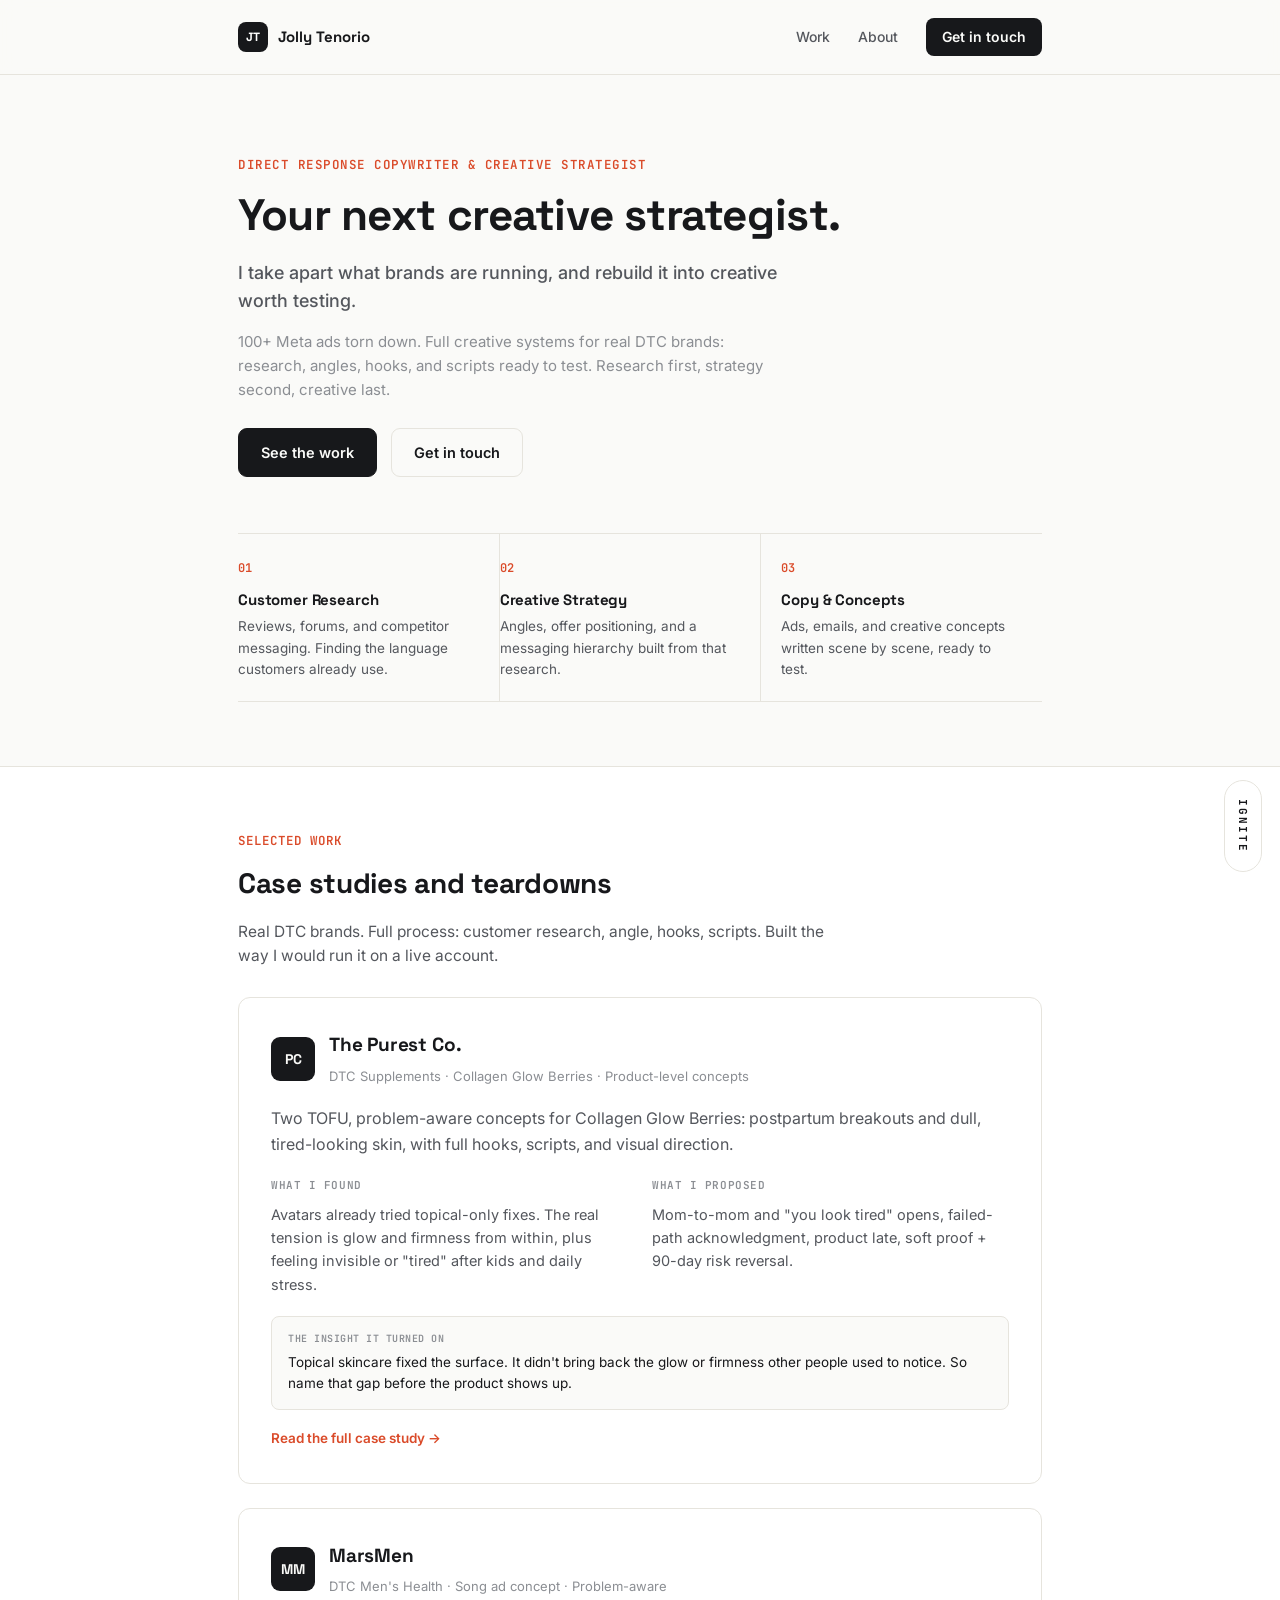
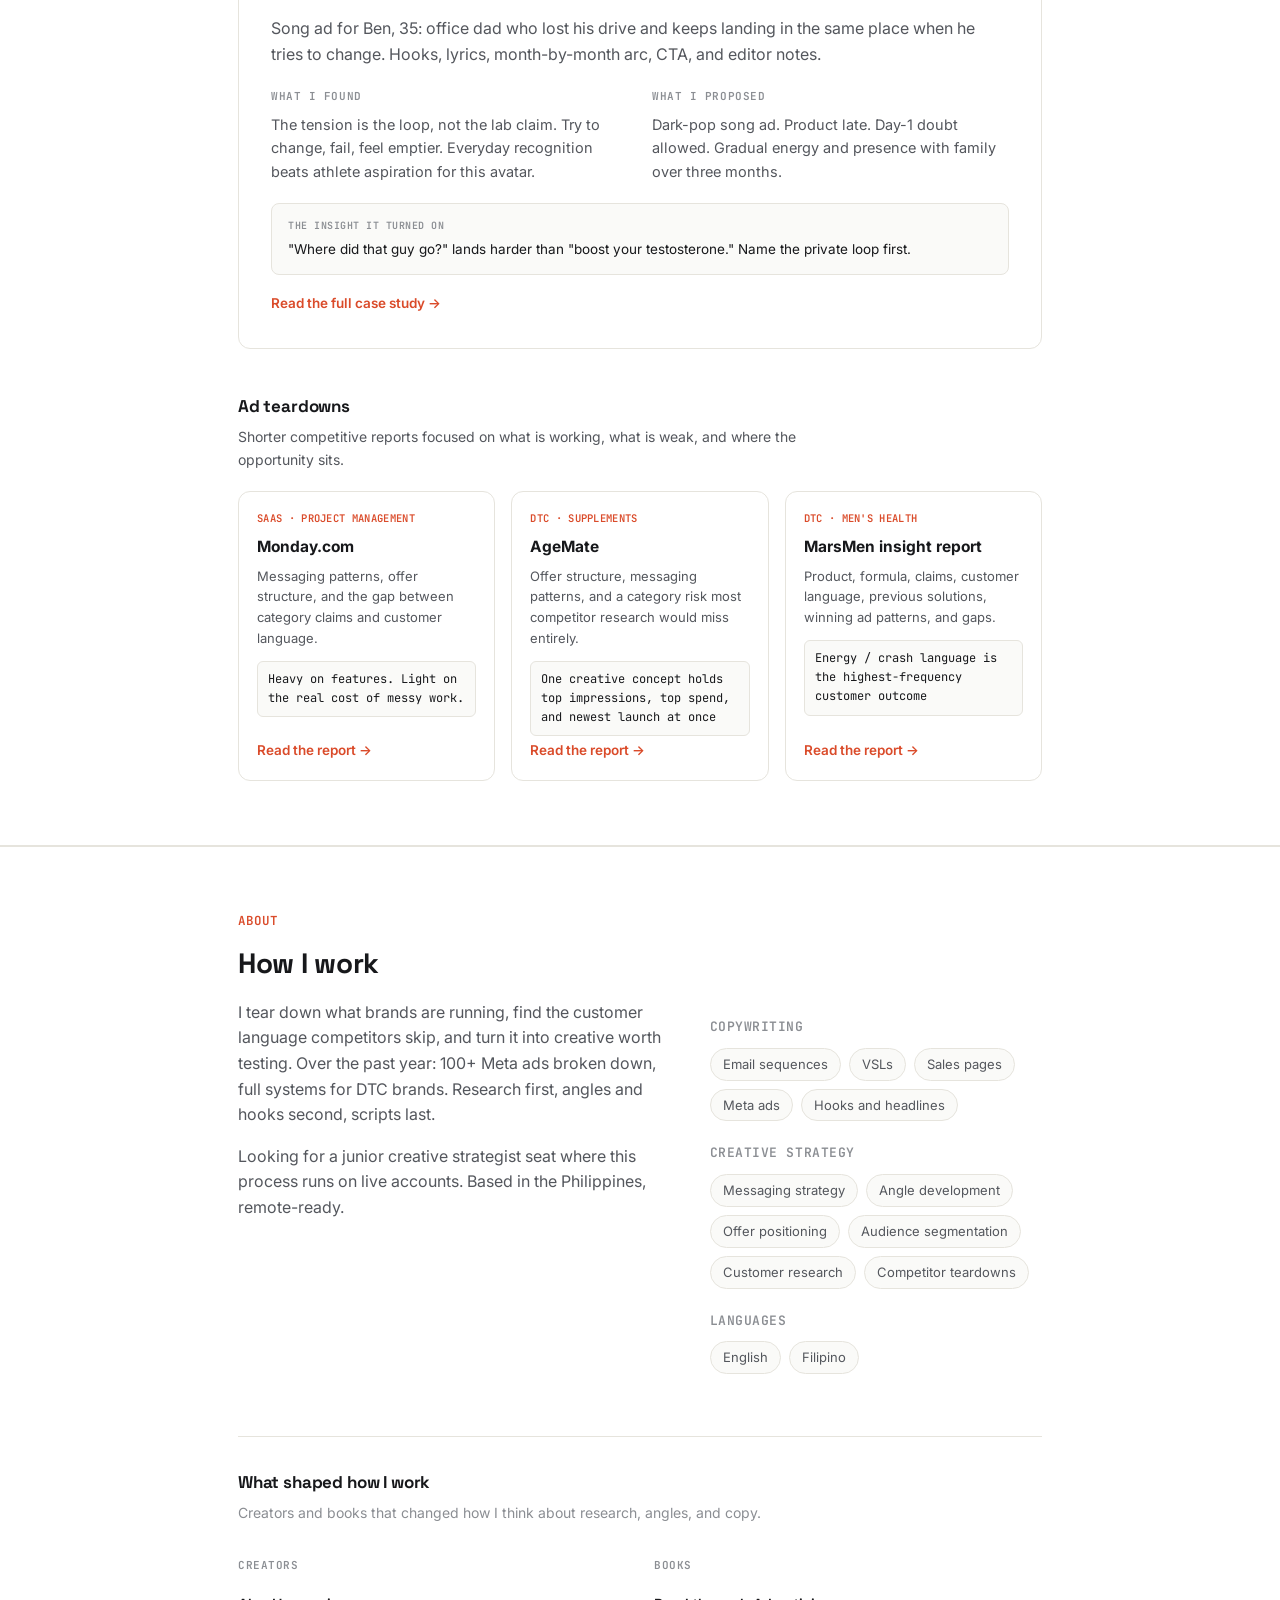
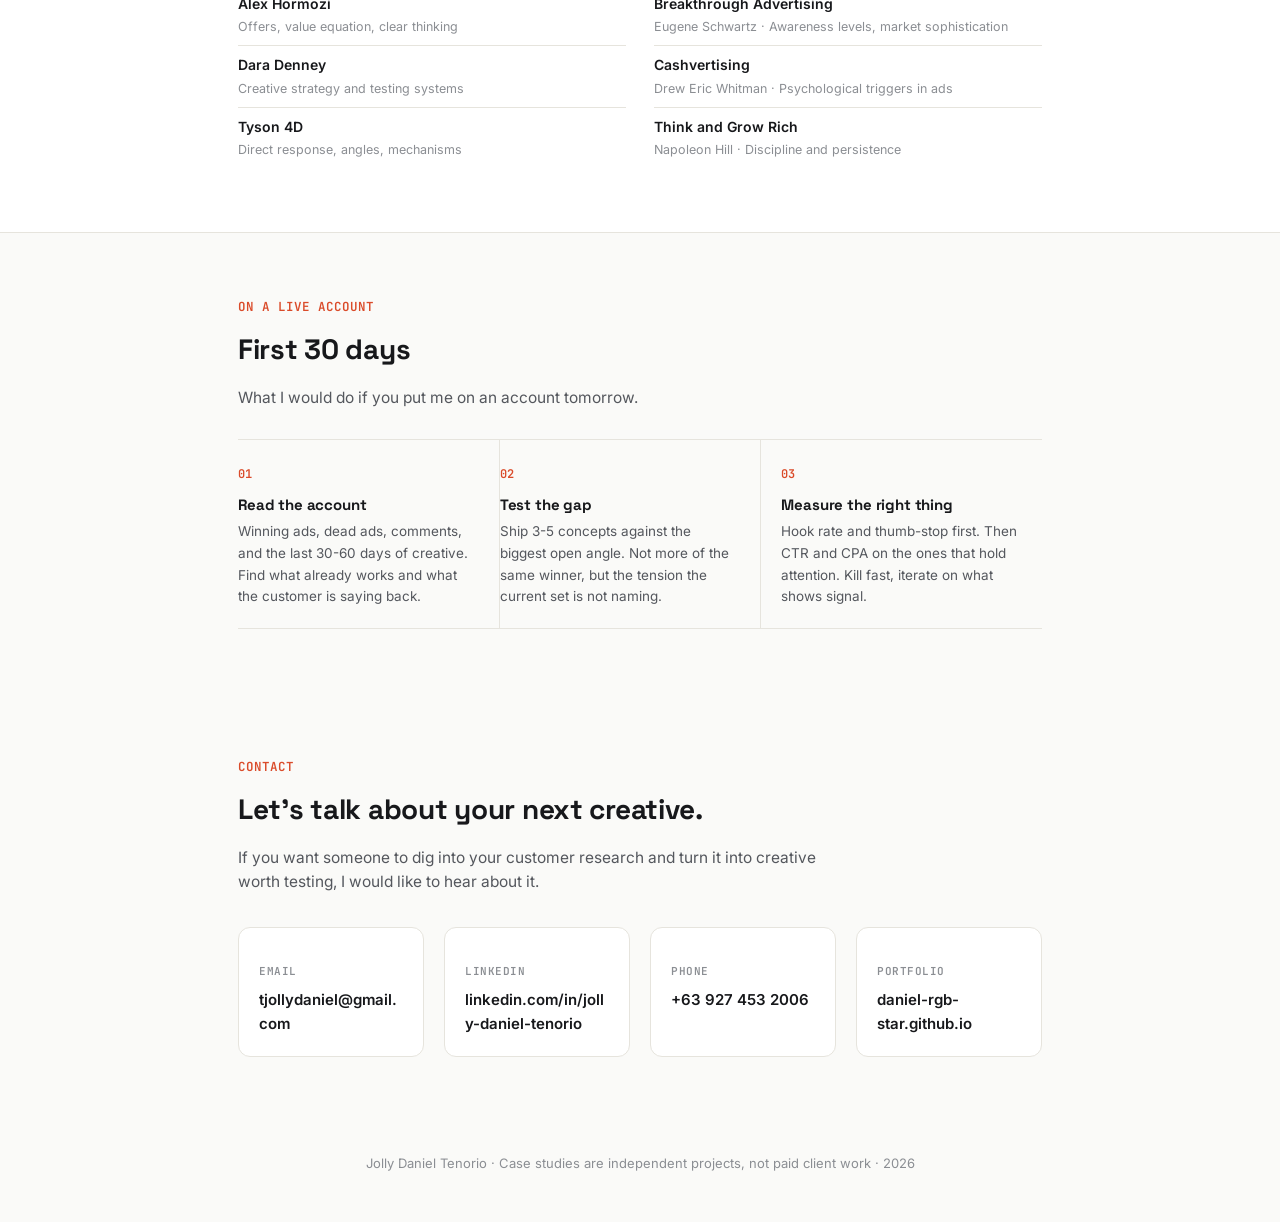
<file: index.html>
<!DOCTYPE html>
<html lang="en">
<head>
<meta charset="UTF-8">
<meta name="viewport" content="width=device-width, initial-scale=1.0">
<title>Jolly Daniel Tenorio · Creative Strategist</title>
<meta name="description" content="Competitive research, creative strategy, and copy for DTC and SaaS brands.">
<link rel="preconnect" href="https://fonts.googleapis.com">
<link href="https://fonts.googleapis.com/css2?family=Space+Grotesk:wght@500;600;700&family=Inter:wght@400;500;600;700&family=JetBrains+Mono:wght@400;500;600&display=swap" rel="stylesheet">
<style>
  :root{
    --paper:#FAFAF8;
    --card:#FFFFFF;
    --ink:#17181B;
    --ink-dim:#54575D;
    --ink-faint:#8B8E93;
    --line:#E6E4DD;
    --accent:#DA4B2A;
    --accent-dim:#F3DDD5;
    --radius:12px;
    --shadow: none;
    --glow: transparent;
  }
  body.life{
    --paper:#0c0f14;
    --card:#141a22;
    --ink:#f2efe8;
    --ink-dim:#b8b3a8;
    --ink-faint:#7a756c;
    --line:#243040;
    --accent:#ff6b3d;
    --accent-dim:#3a2218;
    --shadow: 0 12px 40px rgba(0,0,0,0.35);
    --glow: 0 0 40px rgba(255,107,61,0.15);
  }
  *{box-sizing:border-box;}
  html{scroll-behavior:smooth;}
  body{
    margin:0;
    background:var(--paper);
    color:var(--ink);
    font-family:'Inter',-apple-system,BlinkMacSystemFont,sans-serif;
    line-height:1.6;
    -webkit-font-smoothing:antialiased;
    transition: background .45s ease, color .35s ease;
  }
  h1,h2,h3{ font-family:'Space Grotesk',sans-serif; letter-spacing:-0.01em; margin:0; }
  a{ color:inherit; }
  .wrap{ max-width:860px; margin:0 auto; padding:0 28px; }
  p{ margin:0 0 16px; color:var(--ink-dim); font-size:16px; transition: color .35s ease; }
  .life-toggle{
    position:fixed; right:18px; bottom:28px; top:auto; transform:none; z-index:50;
    writing-mode: vertical-rl; text-orientation: mixed;
    background:var(--card); border:1px solid var(--line); color:var(--ink);
    font-family:'JetBrains Mono',monospace; font-size:11px; font-weight:700;
    letter-spacing:0.18em; text-transform:uppercase; padding:18px 11px;
    border-radius:999px; cursor:pointer; box-shadow:var(--shadow); transition: all .35s ease;
  }
  .life-toggle:hover{ border-color:var(--accent); color:var(--accent); }
  body.life .life-toggle{
    background: linear-gradient(180deg, #ff6b3d, #ff8f5a); color:#0c0f14;
    border-color:transparent; box-shadow: 0 0 24px rgba(255,107,61,0.45);
  }
  header{
    position:sticky; top:0; z-index:10;
    background:color-mix(in srgb, var(--paper) 88%, transparent);
    backdrop-filter:blur(10px); border-bottom:1px solid var(--line);
    transition: background .45s ease, border-color .35s ease;
  }
  .nav{ display:flex; align-items:center; justify-content:space-between; padding:18px 28px; max-width:860px; margin:0 auto; }
  .mark{
    display:flex; align-items:center; gap:10px;
    font-family:'Space Grotesk',sans-serif; font-weight:700; font-size:15px;
    text-decoration:none; color:var(--ink);
  }
  .mark .glyph{
    width:30px; height:30px; border-radius:8px; color:#fff;
    display:flex; align-items:center; justify-content:center;
    font-size:12px; font-weight:700; background:var(--ink);
    transition: background .35s ease, box-shadow .35s ease;
  }
  body.life .mark .glyph{
    background: linear-gradient(135deg, #ff6b3d, #ff9a5c);
    box-shadow: 0 0 16px rgba(255,107,61,0.5);
  }
  .navlinks{ display:flex; gap:28px; align-items:center; }
  .navlinks a{ font-size:14px; font-weight:500; text-decoration:none; color:var(--ink-dim); transition: color .2s; }
  .navlinks a:hover{ color:var(--ink); }
  .navlinks .cta{
    background:var(--ink); color:var(--paper); padding:8px 16px; border-radius:8px; font-weight:600;
    transition: background .25s, box-shadow .35s;
  }
  .navlinks .cta:hover{ background:var(--accent); }
  body.life .navlinks .cta{
    background: linear-gradient(135deg, #ff6b3d, #ff8f5a); color:#0c0f14;
    box-shadow: 0 4px 20px rgba(255,107,61,0.35);
  }
  .hero{ padding:80px 0 64px; }
  .eyebrow{
    font-family:'JetBrains Mono',monospace; font-size:12.5px; color:var(--accent);
    font-weight:600; margin-bottom:16px; display:block; letter-spacing:0.04em;
  }
  .hero h1{ font-size:44px; line-height:1.12; margin-bottom:18px; max-width:640px; }
  body.life .hero h1{
    background: linear-gradient(120deg, #fff 30%, #ff8f5a 100%);
    -webkit-background-clip: text; background-clip: text; color: transparent;
  }
  .hero .lede{ font-size:18px; color:var(--ink-dim); max-width:560px; margin-bottom:14px; font-weight:500; }
  .hero .support{ font-size:15px; color:var(--ink-faint); max-width:540px; margin-bottom:26px; }
  .hero-ctas{ display:flex; gap:14px; flex-wrap:wrap; }
  .btn{
    display:inline-flex; align-items:center; gap:8px;
    padding:12px 22px; border-radius:9px; font-weight:600; font-size:14.5px;
    text-decoration:none; border:1px solid var(--line); transition: all .25s ease;
  }
  .btn.primary{ background:var(--ink); color:var(--paper); border-color:var(--ink); }
  .btn.primary:hover{ background:var(--accent); border-color:var(--accent); }
  body.life .btn.primary{
    background: linear-gradient(135deg, #ff6b3d, #ff8f5a); border-color:transparent;
    color:#0c0f14; box-shadow: 0 6px 24px rgba(255,107,61,0.35);
  }
  .btn.ghost{ color:var(--ink); }
  .btn.ghost:hover{ border-color:var(--ink); }
  .method-strip{
    display:flex; gap:0; margin-top:56px; border-top:1px solid var(--line); border-bottom:1px solid var(--line);
  }
  .method-cell{ flex:1; padding:20px 20px 20px 0; border-right:1px solid var(--line); }
  .method-cell:last-child{ border-right:none; padding-left:20px; }
  .method-cell:first-child{ padding-left:0; }
  .method-num{ font-family:'JetBrains Mono',monospace; font-size:12px; color:var(--accent); font-weight:600; }
  .method-cell h3{ font-size:15px; margin:8px 0 4px; }
  .method-cell p{ font-size:13.5px; margin:0; }
  section{ padding:64px 0; transition: background .45s ease; }
  section.alt{ background:var(--card); border-top:1px solid var(--line); border-bottom:1px solid var(--line); }
  .sec-label{ font-family:'JetBrains Mono',monospace; font-size:12.5px; color:var(--accent); font-weight:600; margin-bottom:10px; display:block; }
  .sec-title{ font-size:28px; margin-bottom:14px; }
  .sec-intro{ max-width:600px; margin-bottom:28px; font-size:15.5px; }
  .case{
    border:1px solid var(--line); border-radius:var(--radius); background:var(--card);
    padding:32px; margin-bottom:24px;
    transition: border-color .3s, box-shadow .35s, transform .3s ease, background .35s ease;
  }
  body.life .case:hover{
    border-color: #ff6b3d55; box-shadow: var(--shadow), var(--glow); transform: translateY(-3px);
  }
  .case-top{ display:flex; align-items:center; gap:14px; margin-bottom:18px; }
  .case-avatar{
    width:44px; height:44px; border-radius:9px; background:var(--ink); color:var(--paper);
    display:flex; align-items:center; justify-content:center; font-family:'Space Grotesk',sans-serif;
    font-weight:700; font-size:14px; flex-shrink:0; transition: background .35s, box-shadow .35s;
  }
  body.life .case-avatar{ background: linear-gradient(135deg, #ff6b3d, #ff9a5c); color:#0c0f14; }
  .case-top h3{ font-size:19px; margin-bottom:2px; }
  .case-top .tag{ font-size:13px; color:var(--ink-faint); }
  .case-grid{ display:grid; grid-template-columns:1fr 1fr; gap:24px; margin-top:20px; }
  .case-block h4{
    font-family:'JetBrains Mono',monospace; font-size:11px; text-transform:uppercase; letter-spacing:.05em;
    color:var(--ink-faint); margin:0 0 8px; font-weight:600;
  }
  .case-block p{ font-size:14.5px; margin:0; }
  .finding{
    margin-top:20px; padding:14px 16px; background:var(--paper); border-radius:8px;
    font-size:13.5px; color:var(--ink); border:1px solid var(--line);
    transition: background .35s, border-color .35s, color .35s;
  }
  .finding .flabel{
    font-family:'JetBrains Mono',monospace; font-size:10px; text-transform:uppercase;
    letter-spacing:.05em; color:var(--ink-faint); font-weight:600; display:block; margin-bottom:5px;
  }
  .case-link, .teardown-link{
    display:inline-block; margin-top:18px; font-size:13.5px; font-weight:600;
    color:var(--accent); text-decoration:none;
  }
  .case-link:hover, .teardown-link:hover{ text-decoration:underline; }
  .teardown-intro{ margin:44px 0 20px; }
  .teardown-intro h3{ font-size:17px; margin-bottom:6px; }
  .teardown-intro p{ font-size:14px; margin:0; max-width:560px; }
  .teardown-grid{ display:grid; grid-template-columns:repeat(3,1fr); gap:16px; }
  .teardown-card{
    border:1px solid var(--line); border-radius:var(--radius); padding:18px; background:var(--card);
    display:flex; flex-direction:column;
    transition: border-color .3s, box-shadow .35s, transform .3s ease, background .35s ease;
  }
  body.life .teardown-card:hover{
    border-color: #ff6b3d55; box-shadow: var(--shadow); transform: translateY(-2px);
  }
  .teardown-card .tag{ font-family:'JetBrains Mono',monospace; font-size:10.5px; color:var(--accent); text-transform:uppercase; letter-spacing:.03em; font-weight:600; }
  .teardown-card h4{ font-size:15.5px; margin:8px 0 6px; }
  .teardown-card p{ font-size:13px; margin:0 0 12px; }
  .teardown-card .stat{
    font-family:'JetBrains Mono',monospace; font-size:12px; color:var(--ink);
    background:var(--paper); border:1px solid var(--line); border-radius:6px;
    padding:8px 10px; margin-bottom:4px;
  }
  .teardown-card .teardown-link{ margin-top:auto; }
  .about-grid{ display:grid; grid-template-columns:1.3fr 1fr; gap:40px; }
  .skill-group{ margin-bottom:22px; }
  .skill-group h4{ font-size:13px; text-transform:uppercase; letter-spacing:.04em; color:var(--ink-faint); margin-bottom:10px; font-family:'JetBrains Mono',monospace; font-weight:600; }
  .pills{ display:flex; flex-wrap:wrap; gap:8px; }
  .pill{
    font-size:13px; background:var(--paper); border:1px solid var(--line); padding:5px 12px; border-radius:20px; color:var(--ink-dim);
  }
  body.life .pill:hover{ border-color:var(--accent); color:var(--accent); }
  .contact-grid{ display:grid; grid-template-columns:repeat(2,1fr); gap:20px; margin-top:32px; }
  @media (min-width:720px){ .contact-grid{ grid-template-columns:repeat(4,1fr); } }
  .contact-card{
    border:1px solid var(--line); border-radius:var(--radius); padding:20px; background:var(--card);
    text-decoration:none; color:var(--ink);
    transition: border-color .25s, box-shadow .3s, transform .25s, background .35s;
  }
  .contact-card:hover{ border-color:var(--accent); }
  body.life .contact-card:hover{ box-shadow: var(--shadow); transform: translateY(-2px); }
  .contact-card h4{ font-family:'JetBrains Mono',monospace; font-size:11px; text-transform:uppercase; letter-spacing:.05em; color:var(--ink-faint); margin-bottom:8px; font-weight:600; }
  .contact-card .val{ font-size:15px; font-weight:600; word-break:break-word; }
  .shaped{ margin-top:40px; padding-top:32px; border-top:1px solid var(--line); }
  .shaped h3{ font-size:17px; margin-bottom:6px; }
  .shaped .shaped-lead{ font-size:14px; color:var(--ink-faint); margin-bottom:18px; }
  .shaped-grid{ display:grid; grid-template-columns:1fr 1fr; gap:28px; }
  .shaped-list{ list-style:none; padding:0; margin:0; }
  .shaped-list li{ font-size:14px; color:var(--ink-dim); padding:8px 0; border-bottom:1px solid var(--line); }
  .shaped-list li:last-child{ border-bottom:none; }
  .shaped-list b{ color:var(--ink); font-weight:600; }
  .shaped-list span{ display:block; font-size:12.5px; color:var(--ink-faint); margin-top:2px; }
  footer{ padding:32px 0 48px; text-align:center; }
  footer p{ font-size:13px; color:var(--ink-faint); margin:0; }
  #scroll-progress{
    position:fixed; top:0; left:0; height:3px; width:0%;
    background:linear-gradient(90deg,#DA4B2A,#B4791F,#2A5EA8,#6B5CA5);
    z-index:1001; transition:width .08s linear;
  }
  body.life #scroll-progress{ background:linear-gradient(90deg,#ff6b3d,#ffb347,#ff6b3d); }
  body.life section.alt{ background:#0f141c; border-color:#243040; }
  body.life .case{ background:#1a222d; border-color:#2a3545; color:var(--ink); }
  body.life .case p{ color:var(--ink-dim); }
  body.life .case-top h3{ color:var(--ink); }
  body.life .finding{ background:#121820; border-color:#2a3545; color:var(--ink); }
  body.life .teardown-card{ background:#1a222d; border-color:#2a3545; }
  body.life .teardown-card .stat{ background:#121820; border-color:#2a3545; color:var(--ink); }
  body.life .sec-title, body.life .teardown-intro h3, body.life h2, body.life h3{ color:var(--ink); }
  body.life .method-strip, body.life .method-cell{ border-color:#243040; }
  body.life .contact-card{ background:#1a222d; border-color:#2a3545; }
  body.life .pill{ background:#121820; border-color:#2a3545; }
  body.life .shaped{ border-color:#243040; }
  body.life .shaped-list li{ border-color:#243040; }
  @media (max-width: 720px){
    .life-toggle{ right:12px; bottom:20px; padding:14px 9px; font-size:10px; }
    .navlinks{ display:none; }
    .hero h1{ font-size:32px; }
    .method-strip{ flex-direction:column; }
    .method-cell{ border-right:none; border-bottom:1px solid var(--line); padding:16px 0; }
    .method-cell:first-child{ padding-top:0; }
    .method-cell:last-child{ border-bottom:none; padding-bottom:0; padding-left:0; }
    .case-grid, .teardown-grid, .about-grid, .contact-grid, .shaped-grid{ grid-template-columns:1fr; }
    .case{ padding:22px; }
  }
</style>
</head>
<body>
<div id="scroll-progress"></div>
<button class="life-toggle" id="lifeToggle" type="button" aria-pressed="false" title="Toggle life mode">Ignite</button>
<header>
  <div class="nav">
    <a href="#top" class="mark"><span class="glyph">JT</span> Jolly Tenorio</a>
    <div class="navlinks">
      <a href="#work">Work</a>
      <a href="#about">About</a>
      <a href="#contact" class="cta">Get in touch</a>
    </div>
  </div>
</header>
<div id="top" class="wrap">
  <div class="hero">
    <span class="eyebrow">DIRECT RESPONSE COPYWRITER & CREATIVE STRATEGIST</span>
    <h1>Your next creative strategist.</h1>
    <p class="lede">I take apart what brands are running, and rebuild it into creative worth testing.</p>
    <p class="support">100+ Meta ads torn down. Full creative systems for real DTC brands: research, angles, hooks, and scripts ready to test. Research first, strategy second, creative last.</p>
    <div class="hero-ctas">
      <a href="#work" class="btn primary">See the work</a>
      <a href="#contact" class="btn ghost">Get in touch</a>
    </div>
    <div class="method-strip">
      <div class="method-cell">
        <span class="method-num">01</span>
        <h3>Customer Research</h3>
        <p>Reviews, forums, and competitor messaging. Finding the language customers already use.</p>
      </div>
      <div class="method-cell">
        <span class="method-num">02</span>
        <h3>Creative Strategy</h3>
        <p>Angles, offer positioning, and a messaging hierarchy built from that research.</p>
      </div>
      <div class="method-cell">
        <span class="method-num">03</span>
        <h3>Copy & Concepts</h3>
        <p>Ads, emails, and creative concepts written scene by scene, ready to test.</p>
      </div>
    </div>
  </div>
</div>
<section id="work" class="alt">
  <div class="wrap">
    <span class="sec-label">SELECTED WORK</span>
    <h2 class="sec-title">Case studies and teardowns</h2>
    <p class="sec-intro">Real DTC brands. Full process: customer research, angle, hooks, scripts. Built the way I would run it on a live account.</p>
    <div class="case">
      <div class="case-top">
        <div class="case-avatar">PC</div>
        <div>
          <h3>The Purest Co.</h3>
          <span class="tag">DTC Supplements · Collagen Glow Berries · Product-level concepts</span>
        </div>
      </div>
      <p>Two TOFU, problem-aware concepts for Collagen Glow Berries: postpartum breakouts and dull, tired-looking skin, with full hooks, scripts, and visual direction.</p>
      <div class="case-grid">
        <div class="case-block">
          <h4>What I found</h4>
          <p>Avatars already tried topical-only fixes. The real tension is glow and firmness from within, plus feeling invisible or "tired" after kids and daily stress.</p>
        </div>
        <div class="case-block">
          <h4>What I proposed</h4>
          <p>Mom-to-mom and "you look tired" opens, failed-path acknowledgment, product late, soft proof + 90-day risk reversal.</p>
        </div>
      </div>
      <div class="finding">
        <span class="flabel">The insight it turned on</span>
        Topical skincare fixed the surface. It didn't bring back the glow or firmness other people used to notice. So name that gap before the product shows up.
      </div>
      <a href="./purest-co.html" class="case-link">Read the full case study →</a>
    </div>
    <div class="case">
      <div class="case-top">
        <div class="case-avatar">MM</div>
        <div>
          <h3>MarsMen</h3>
          <span class="tag">DTC Men's Health · Song ad concept · Problem-aware</span>
        </div>
      </div>
      <p>Song ad for Ben, 35: office dad who lost his drive and keeps landing in the same place when he tries to change. Hooks, lyrics, month-by-month arc, CTA, and editor notes.</p>
      <div class="case-grid">
        <div class="case-block">
          <h4>What I found</h4>
          <p>The tension is the loop, not the lab claim. Try to change, fail, feel emptier. Everyday recognition beats athlete aspiration for this avatar.</p>
        </div>
        <div class="case-block">
          <h4>What I proposed</h4>
          <p>Dark-pop song ad. Product late. Day-1 doubt allowed. Gradual energy and presence with family over three months.</p>
        </div>
      </div>
      <div class="finding">
        <span class="flabel">The insight it turned on</span>
        "Where did that guy go?" lands harder than "boost your testosterone." Name the private loop first.
      </div>
      <a href="./marsmen.html" class="case-link">Read the full case study →</a>
    </div>
    <div class="teardown-intro">
      <h3>Ad teardowns</h3>
      <p>Shorter competitive reports focused on what is working, what is weak, and where the opportunity sits.</p>
    </div>
    <div class="teardown-grid">
      <div class="teardown-card">
        <span class="tag">SaaS · Project Management</span>
        <h4>Monday.com</h4>
        <p>Messaging patterns, offer structure, and the gap between category claims and customer language.</p>
        <div class="stat">Heavy on features. Light on the real cost of messy work.</div>
        <a href="./monday-com.html" class="teardown-link">Read the report →</a>
      </div>
      <div class="teardown-card">
        <span class="tag">DTC · Supplements</span>
        <h4>AgeMate</h4>
        <p>Offer structure, messaging patterns, and a category risk most competitor research would miss entirely.</p>
        <div class="stat">One creative concept holds top impressions, top spend, and newest launch at once</div>
        <a href="./agemate.html" class="teardown-link">Read the report →</a>
      </div>
      <div class="teardown-card">
        <span class="tag">DTC · Men's Health</span>
        <h4>MarsMen insight report</h4>
        <p>Product, formula, claims, customer language, previous solutions, winning ad patterns, and gaps.</p>
        <div class="stat">Energy / crash language is the highest-frequency customer outcome</div>
        <a href="./marsmen-insight-report.html" class="teardown-link">Read the report →</a>
      </div>
    </div>
  </div>
</section>
<section id="about" class="alt">
  <div class="wrap">
    <span class="sec-label">ABOUT</span>
    <h2 class="sec-title">How I work</h2>
    <div class="about-grid">
      <div>
        <p>I tear down what brands are running, find the customer language competitors skip, and turn it into creative worth testing. Over the past year: 100+ Meta ads broken down, full systems for DTC brands. Research first, angles and hooks second, scripts last.</p>
        <p>Looking for a junior creative strategist seat where this process runs on live accounts. Based in the Philippines, remote-ready.</p>
      </div>
      <div>
        <div class="skill-group">
          <h4>Copywriting</h4>
          <div class="pills">
            <span class="pill">Email sequences</span>
            <span class="pill">VSLs</span>
            <span class="pill">Sales pages</span>
            <span class="pill">Meta ads</span>
            <span class="pill">Hooks and headlines</span>
          </div>
        </div>
        <div class="skill-group">
          <h4>Creative Strategy</h4>
          <div class="pills">
            <span class="pill">Messaging strategy</span>
            <span class="pill">Angle development</span>
            <span class="pill">Offer positioning</span>
            <span class="pill">Audience segmentation</span>
            <span class="pill">Customer research</span>
            <span class="pill">Competitor teardowns</span>
          </div>
        </div>
        <div class="skill-group">
          <h4>Languages</h4>
          <div class="pills">
            <span class="pill">English</span>
            <span class="pill">Filipino</span>
          </div>
        </div>
      </div>
    </div>
    <div class="shaped">
      <h3>What shaped how I work</h3>
      <p class="shaped-lead">Creators and books that changed how I think about research, angles, and copy.</p>
      <div class="shaped-grid">
        <div>
          <h4 style="font-family:'JetBrains Mono',monospace;font-size:11px;text-transform:uppercase;letter-spacing:.05em;color:var(--ink-faint);margin-bottom:10px;font-weight:600;">Creators</h4>
          <ul class="shaped-list">
            <li><b>Alex Hormozi</b><span>Offers, value equation, clear thinking</span></li>
            <li><b>Dara Denney</b><span>Creative strategy and testing systems</span></li>
            <li><b>Tyson 4D</b><span>Direct response, angles, mechanisms</span></li>
          </ul>
        </div>
        <div>
          <h4 style="font-family:'JetBrains Mono',monospace;font-size:11px;text-transform:uppercase;letter-spacing:.05em;color:var(--ink-faint);margin-bottom:10px;font-weight:600;">Books</h4>
          <ul class="shaped-list">
            <li><b>Breakthrough Advertising</b><span>Eugene Schwartz · Awareness levels, market sophistication</span></li>
            <li><b>Cashvertising</b><span>Drew Eric Whitman · Psychological triggers in ads</span></li>
            <li><b>Think and Grow Rich</b><span>Napoleon Hill · Discipline and persistence</span></li>
          </ul>
        </div>
      </div>
    </div>
  </div>
</section>
<section id="first-30">
  <div class="wrap">
    <span class="sec-label">ON A LIVE ACCOUNT</span>
    <h2 class="sec-title">First 30 days</h2>
    <p class="sec-intro">What I would do if you put me on an account tomorrow.</p>
    <div class="method-strip" style="margin-top:0;border-top:1px solid var(--line);">
      <div class="method-cell">
        <span class="method-num">01</span>
        <h3>Read the account</h3>
        <p>Winning ads, dead ads, comments, and the last 30-60 days of creative. Find what already works and what the customer is saying back.</p>
      </div>
      <div class="method-cell">
        <span class="method-num">02</span>
        <h3>Test the gap</h3>
        <p>Ship 3-5 concepts against the biggest open angle. Not more of the same winner, but the tension the current set is not naming.</p>
      </div>
      <div class="method-cell">
        <span class="method-num">03</span>
        <h3>Measure the right thing</h3>
        <p>Hook rate and thumb-stop first. Then CTR and CPA on the ones that hold attention. Kill fast, iterate on what shows signal.</p>
      </div>
    </div>
  </div>
</section>
<section id="contact">
  <div class="wrap">
    <span class="sec-label">CONTACT</span>
    <h2 class="sec-title">Let's talk about your next creative.</h2>
    <p class="sec-intro">If you want someone to dig into your customer research and turn it into creative worth testing, I would like to hear about it.</p>
    <div class="contact-grid">
      <a class="contact-card" href="mailto:tjollydaniel@gmail.com">
        <h4>Email</h4>
        <div class="val">tjollydaniel@gmail.com</div>
      </a>
      <a class="contact-card" href="https://www.linkedin.com/in/jolly-daniel-tenorio-94a239416/" target="_blank" rel="noopener">
        <h4>LinkedIn</h4>
        <div class="val">linkedin.com/in/jolly-daniel-tenorio</div>
      </a>
      <a class="contact-card" href="tel:+639274532006">
        <h4>Phone</h4>
        <div class="val">+63 927 453 2006</div>
      </a>
      <a class="contact-card" href="https://daniel-rgb-star.github.io/Jolly-s-Portfolio/">
        <h4>Portfolio</h4>
        <div class="val">daniel-rgb-star.github.io</div>
      </a>
    </div>
  </div>
</section>
<footer>
  <div class="wrap">
    <p>Jolly Daniel Tenorio · Case studies are independent projects, not paid client work · 2026</p>
  </div>
</footer>
<script>
(function(){
  var btn = document.getElementById('lifeToggle');
  var body = document.body;
  var key = 'jt-life-mode';
  function apply(on){
    body.classList.toggle('life', on);
    btn.setAttribute('aria-pressed', on ? 'true' : 'false');
    btn.textContent = on ? 'Calm' : 'Ignite';
    try { localStorage.setItem(key, on ? '1' : '0'); } catch(e){}
  }
  var saved = false;
  try { saved = localStorage.getItem(key) === '1'; } catch(e){}
  apply(saved);
  btn.addEventListener('click', function(){ apply(!body.classList.contains('life')); });
  var bar = document.getElementById('scroll-progress');
  window.addEventListener('scroll', function(){
    var h = document.documentElement.scrollHeight - window.innerHeight;
    var p = h > 0 ? (window.scrollY / h) * 100 : 0;
    bar.style.width = p + '%';
  });
})();
</script>
</body>
</html>
</file>
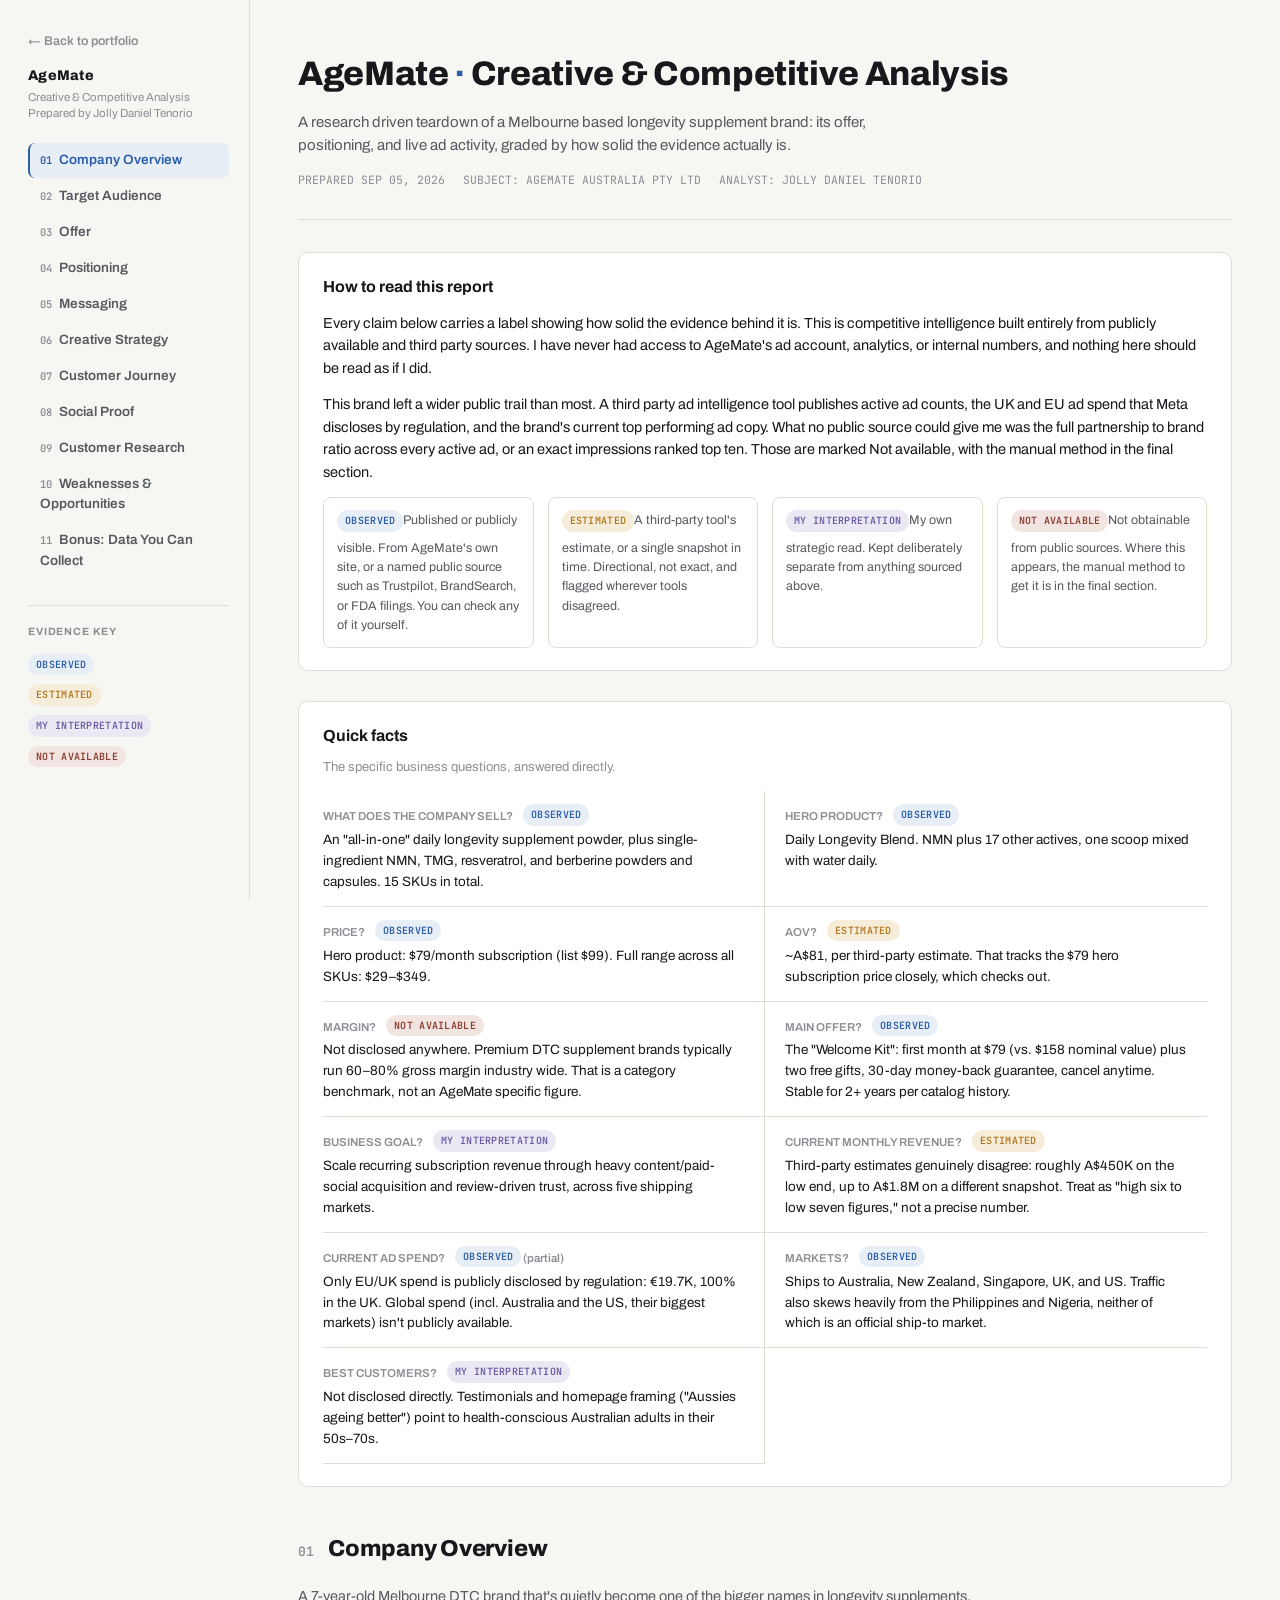
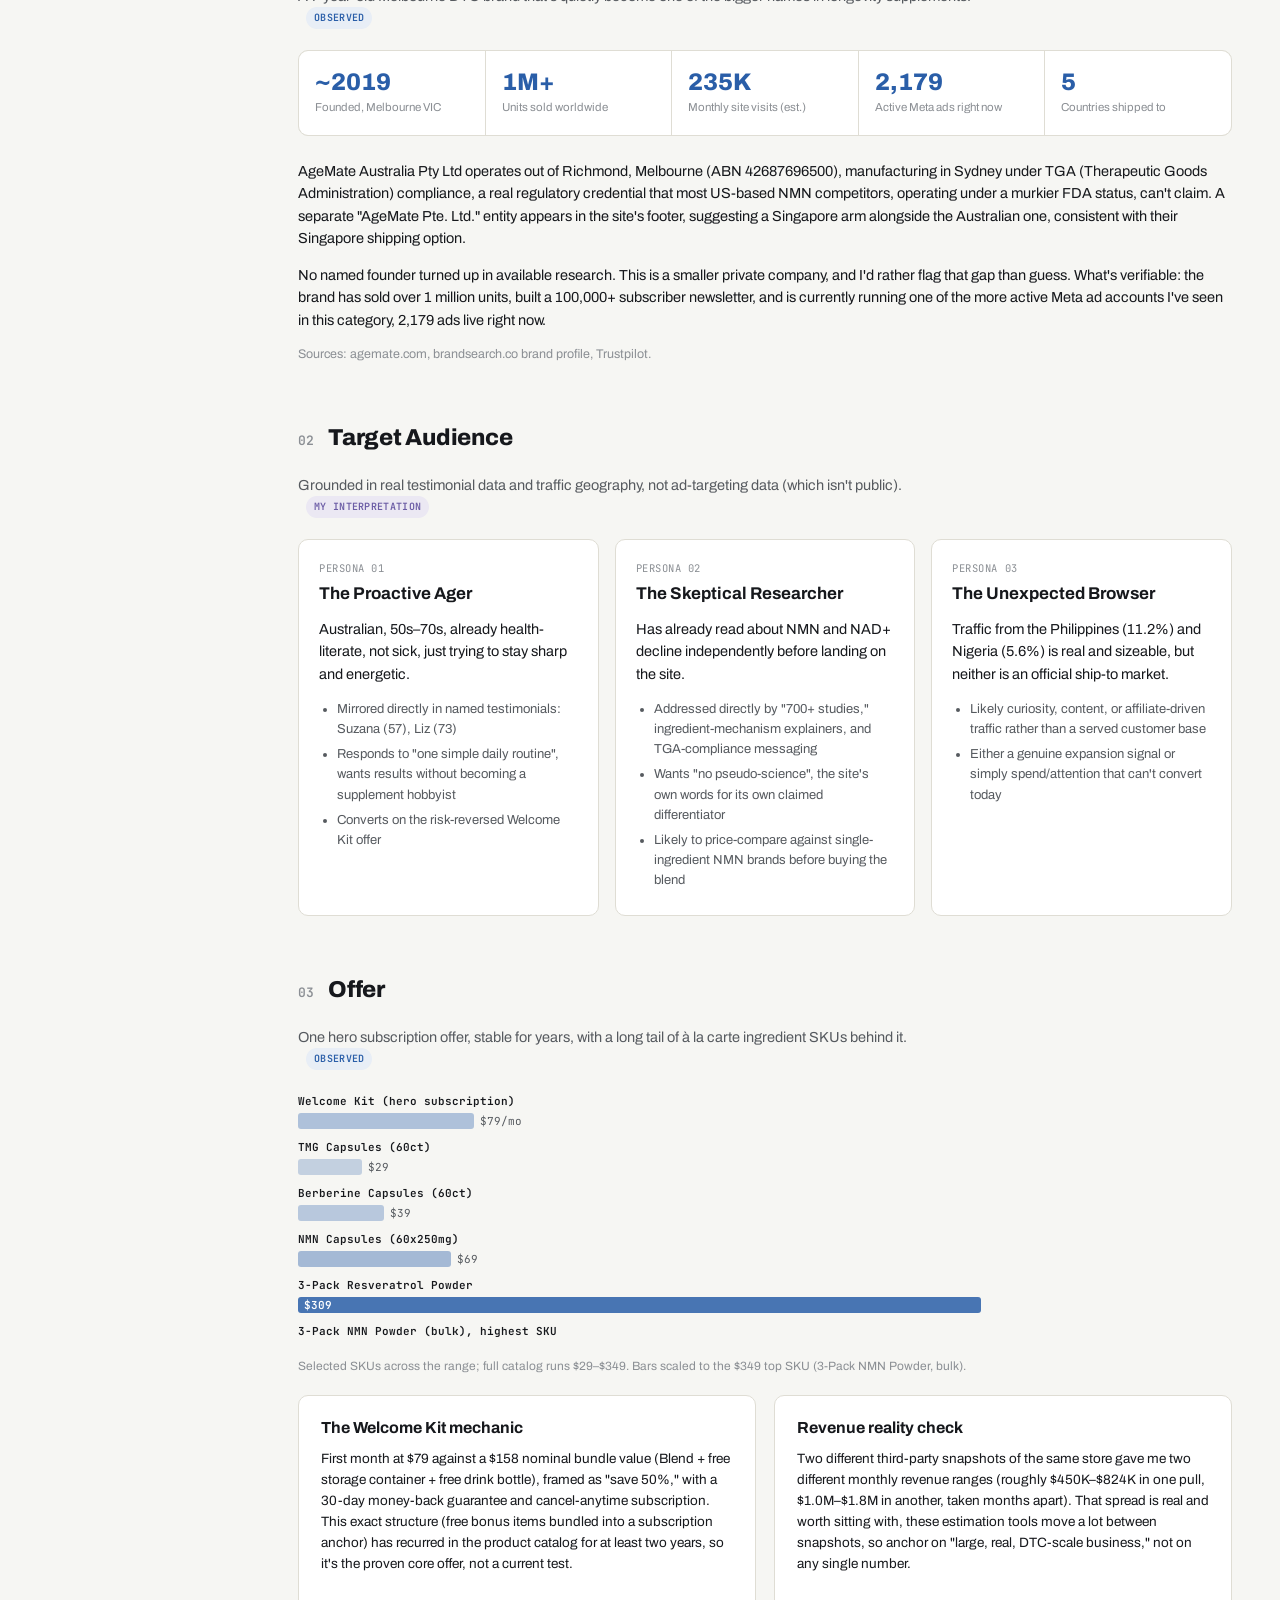
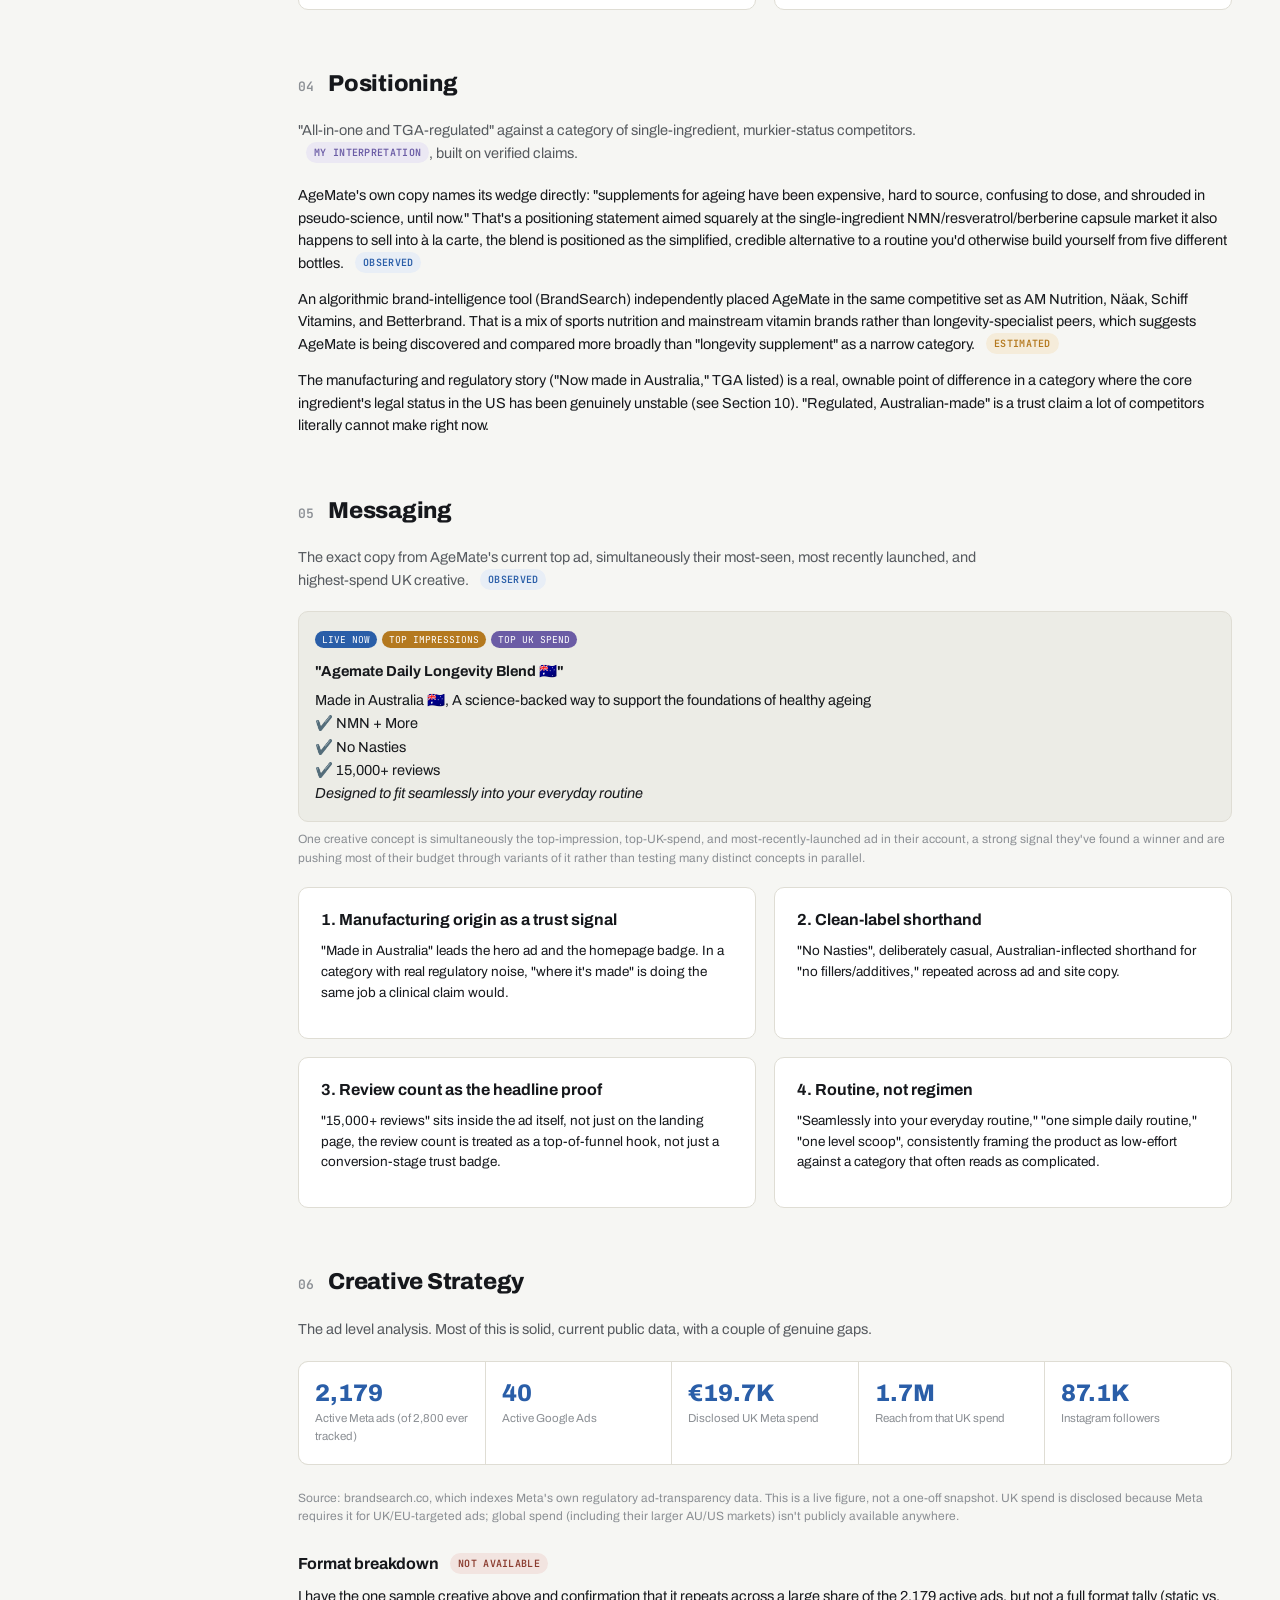
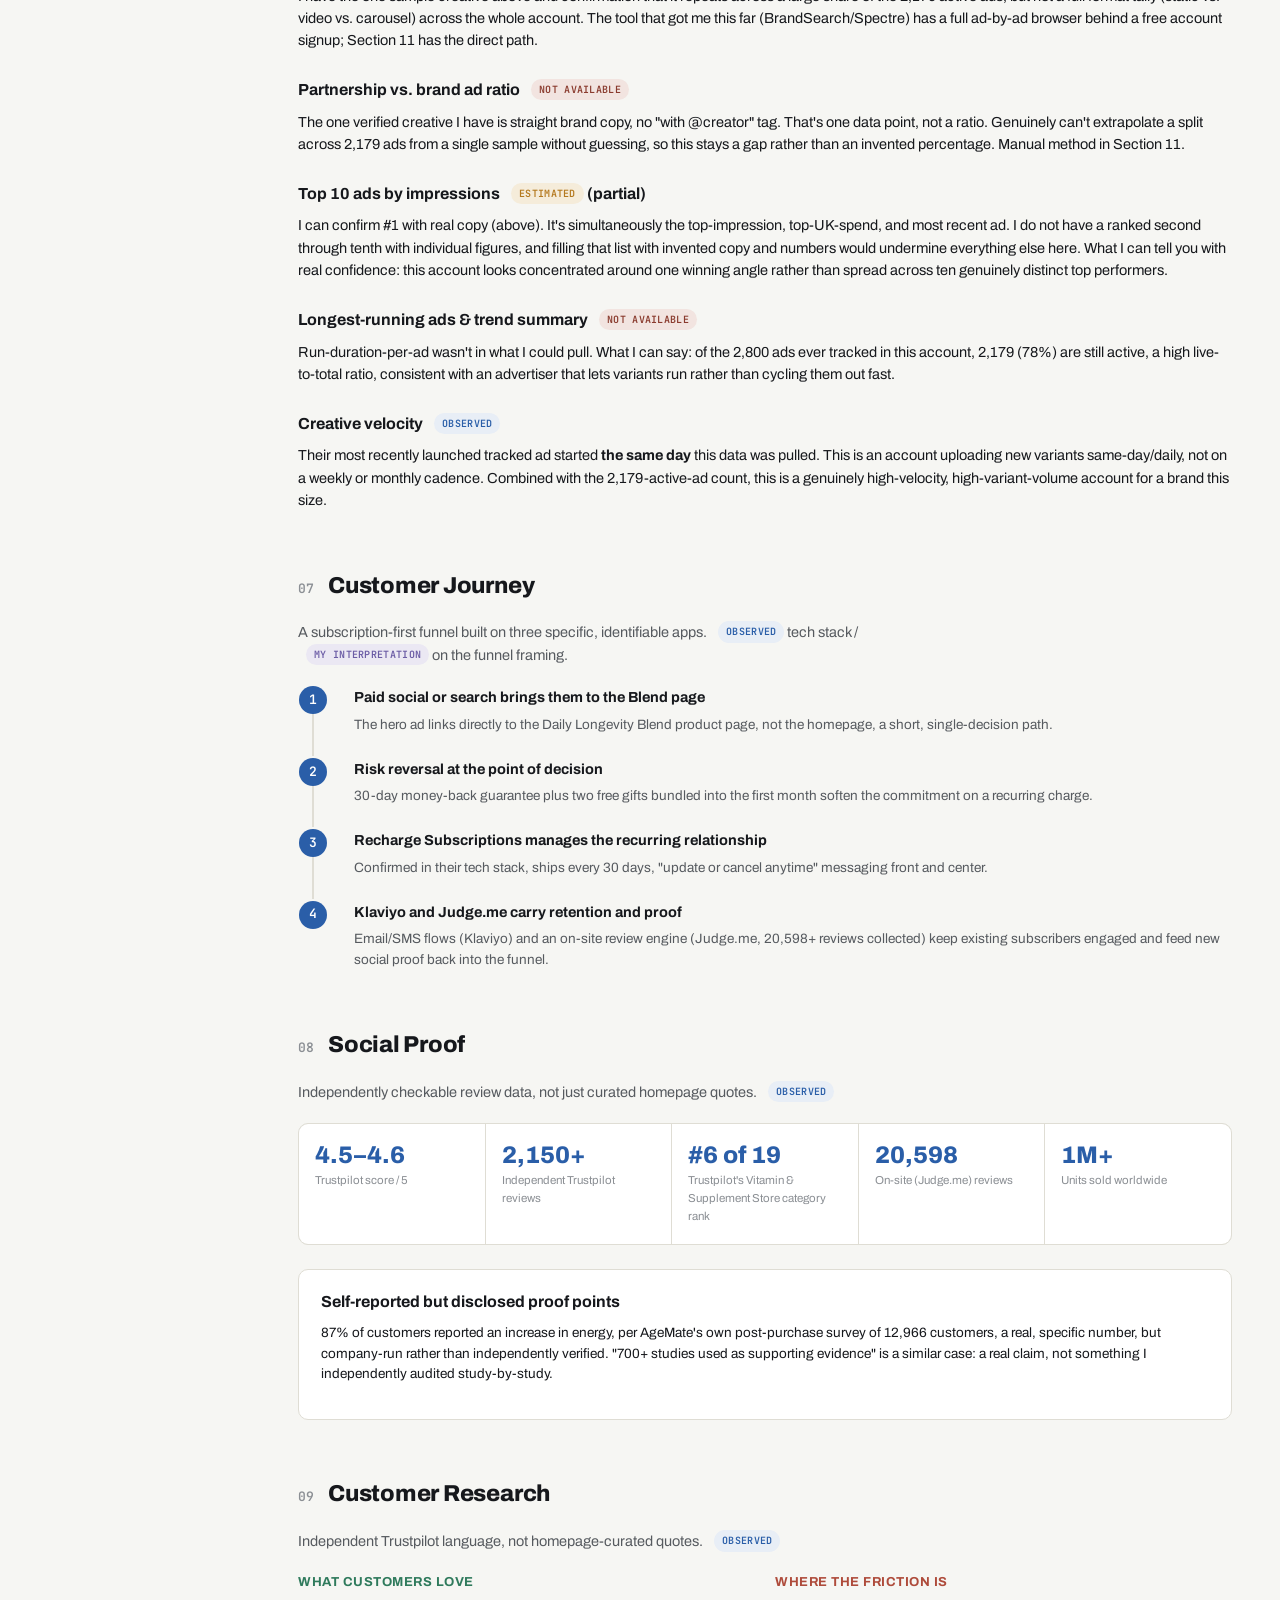
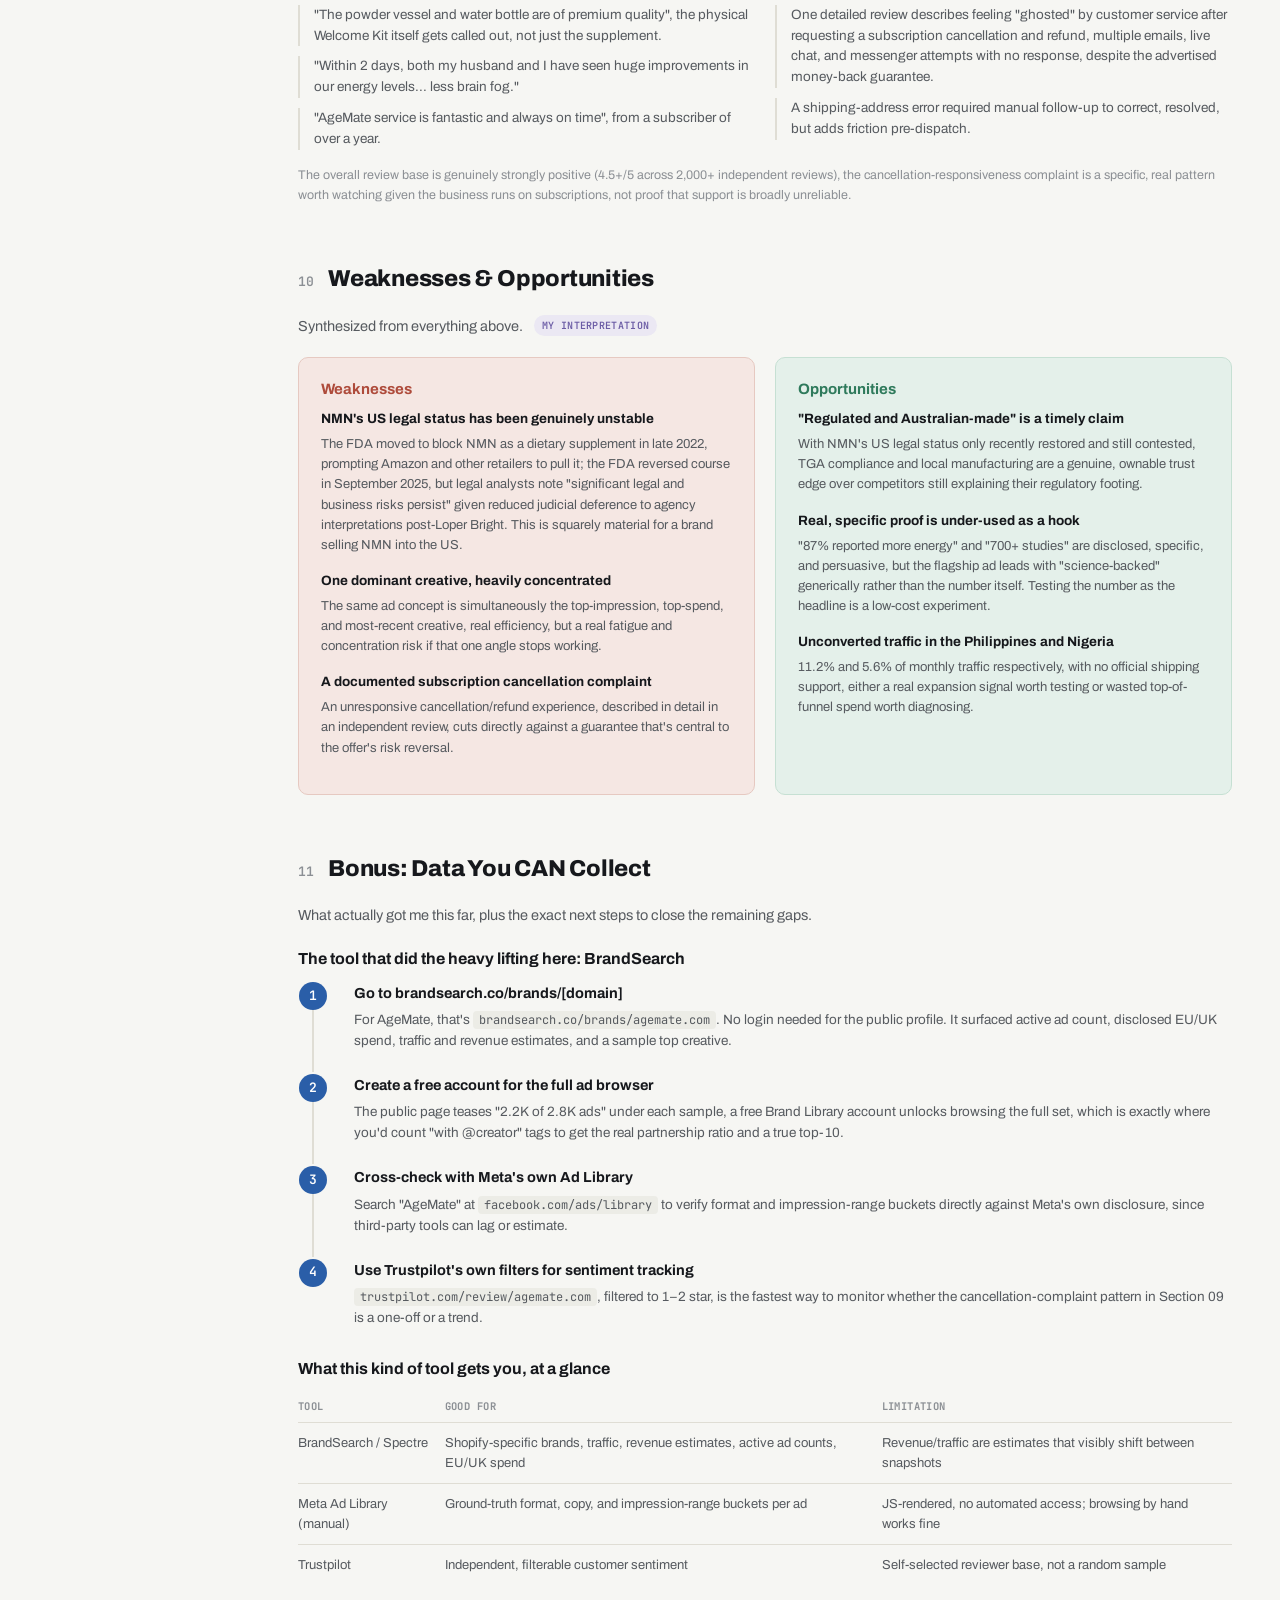
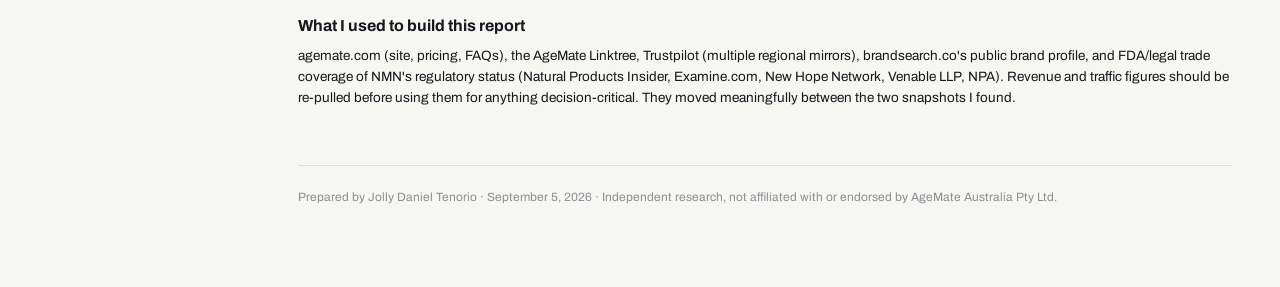
<file: agemate.html>
<!DOCTYPE html>
<html lang="en">
<head>
<meta charset="UTF-8">
<meta name="viewport" content="width=device-width, initial-scale=1.0">
<title>AgeMate · Creative &amp; Competitive Analysis</title>
<link rel="preconnect" href="https://fonts.googleapis.com">
<link href="https://fonts.googleapis.com/css2?family=Archivo:wght@500;600;700;800&family=Source+Serif+4:ital,wght@0,400;0,600;1,400&family=JetBrains+Mono:wght@400;500;600&display=swap" rel="stylesheet">
<style>
  :root{
    --paper:#F6F6F3; --paper-deep:#ECECE6; --card:#FFFFFF;
    --ink:#16181C; --ink-dim:#565A5F; --ink-faint:#8B8F94; --line:#DFDDD4;
    --signal:#2A5EA8; --signal-bg:#E8EEF6;
    --gold:#B4791F; --gold-bg:#F5ECDA;
    --analyst:#6B5CA5; --analyst-bg:#EBE8F3;
    --gap:#8A3B2E; --gap-bg:#F2E4E0;
    --risk:#AE4B3B; --risk-bg:#F5E7E3;
    --opp:#2F7A5C; --opp-bg:#E4F0EA;
    --radius:10px;
  }
  *{box-sizing:border-box;}
  html{scroll-behavior:smooth;}
  body{ margin:0; background:var(--paper); color:var(--ink); font-family:'Archivo',-apple-system,BlinkMacSystemFont,sans-serif; line-height:1.55; -webkit-font-smoothing:antialiased; }
  a{color:var(--signal);}
  .layout{ display:flex; max-width:1320px; margin:0 auto; }
  #sidebar{ width:250px; flex-shrink:0; position:sticky; top:0; align-self:flex-start; height:100vh; overflow-y:auto; padding:28px 20px 28px 28px; border-right:1px solid var(--line); }
  .side-brand{ font-weight:800; font-size:14px; letter-spacing:.02em; margin-bottom:2px; }
  .side-sub{ font-size:11.5px; color:var(--ink-faint); margin-bottom:22px; line-height:1.4; }
  #sidebar nav a{ display:block; font-size:13.5px; font-weight:600; color:var(--ink-dim); text-decoration:none; padding:7px 10px; border-radius:7px; margin-bottom:1px; border-left:2px solid transparent; }
  #sidebar nav a .n{ font-family:'JetBrains Mono',monospace; font-size:10.5px; color:var(--ink-faint); margin-right:7px; }
  #sidebar nav a:hover{ background:var(--paper-deep); color:var(--ink); }
  #sidebar nav a.active{ background:var(--signal-bg); color:var(--signal); border-left:2px solid var(--signal); }
  #sidebar nav a.active .n{ color:var(--signal); }
  .side-legend{ margin-top:26px; padding-top:18px; border-top:1px solid var(--line); }
  .side-legend-title{ font-size:10.5px; text-transform:uppercase; letter-spacing:.08em; color:var(--ink-faint); margin-bottom:10px; font-weight:700; }
  main{ flex:1; min-width:0; padding:28px 48px 80px; }
  .hero{ padding:20px 0 30px; border-bottom:1px solid var(--line); margin-bottom:32px; }
  .hero h1{ font-size:34px; font-weight:800; margin:0 0 10px; letter-spacing:-.01em; }
  .hero h1 span{ color:var(--signal); }
  .hero p{ color:var(--ink-dim); font-size:15px; max-width:640px; margin:0 0 14px; }
  .hero-meta{ display:flex; gap:18px; flex-wrap:wrap; font-family:'JetBrains Mono',monospace; font-size:11.5px; color:var(--ink-faint); }
  section{ margin-bottom:56px; scroll-margin-top:20px; }
  .sec-head{ display:flex; align-items:baseline; gap:14px; margin-bottom:18px; }
  .sec-num{ font-family:'JetBrains Mono',monospace; font-size:13px; color:var(--ink-faint); font-weight:600; }
  .sec-head h2{ font-size:23px; font-weight:800; margin:0; letter-spacing:-.01em; }
  .sec-dek{ color:var(--ink-dim); font-size:14.5px; max-width:680px; margin:0 0 20px; }
  p{ margin:0 0 14px; font-size:14.5px; }
  h3{ font-size:16px; font-weight:700; margin:0 0 8px; }
  .tag{ display:inline-flex; align-items:center; gap:5px; font-family:'JetBrains Mono',monospace; font-size:10px; font-weight:600; letter-spacing:.03em; text-transform:uppercase; padding:3px 8px; border-radius:20px; white-space:nowrap; }
  .tag.observed{ background:var(--signal-bg); color:var(--signal); }
  .tag.estimated{ background:var(--gold-bg); color:var(--gold); }
  .tag.interp{ background:var(--analyst-bg); color:var(--analyst); }
  .tag.unavailable{ background:var(--gap-bg); color:var(--gap); }
  .tag-inline{ margin-left:8px; vertical-align:2px; }
  .method-box{ background:var(--card); border:1px solid var(--line); border-radius:var(--radius); padding:22px 24px; margin-bottom:30px; }
  .method-box h3{ margin-bottom:12px; }
  .method-grid{ display:grid; grid-template-columns:repeat(4,1fr); gap:14px; margin-top:14px; }
  .method-cell{ border:1px solid var(--line); border-radius:8px; padding:12px 13px; font-size:12.5px; color:var(--ink-dim); }
  .method-cell .tag{ margin-bottom:7px; }
  .qf-box{ background:var(--card); border:1px solid var(--line); border-radius:var(--radius); padding:22px 24px; margin-bottom:44px; }
  .qf-grid{ display:grid; grid-template-columns:1fr 1fr; gap:0; margin-top:14px; }
  .qf-item{ padding:13px 16px 13px 0; border-bottom:1px solid var(--line); }
  .qf-item:nth-child(odd){ padding-right:20px; border-right:1px solid var(--line); }
  .qf-item:nth-child(even){ padding-left:20px; }
  .qf-q{ font-size:11.5px; color:var(--ink-faint); font-weight:600; margin-bottom:4px; }
  .qf-a{ font-size:13.5px; color:var(--ink); }
  .stat-strip{ display:grid; grid-template-columns:repeat(5,1fr); gap:1px; background:var(--line); border:1px solid var(--line); border-radius:var(--radius); overflow:hidden; margin-bottom:24px; }
  .stat-cell{ background:var(--card); padding:18px 16px; text-align:left; }
  .stat-num{ font-size:24px; font-weight:800; color:var(--signal); display:block; line-height:1.1; }
  .stat-label{ font-size:11.5px; color:var(--ink-faint); margin-top:4px; }
  .card{ background:var(--card); border:1px solid var(--line); border-radius:var(--radius); padding:20px 22px; }
  .grid-2{ display:grid; grid-template-columns:1fr 1fr; gap:18px; }
  .grid-3{ display:grid; grid-template-columns:repeat(3,1fr); gap:16px; }
  .persona{ border:1px solid var(--line); border-radius:var(--radius); padding:20px; background:var(--card); }
  .persona .ptag{ font-family:'JetBrains Mono',monospace; font-size:10.5px; color:var(--ink-faint); text-transform:uppercase; letter-spacing:.05em; }
  .persona h3{ margin:5px 0 10px; font-size:17px; }
  .persona ul{ margin:10px 0 0; padding-left:18px; font-size:13px; color:var(--ink-dim); }
  .persona li{ margin-bottom:5px; }
  .timeline-caption{ font-size:12px; color:var(--ink-faint); margin-top:8px; }
  blockquote{ font-family:'Source Serif 4',serif; font-size:16.5px; font-style:italic; color:var(--ink); border-left:3px solid var(--signal); padding:4px 0 4px 18px; margin:0 0 8px; }
  .quote-src{ font-family:'JetBrains Mono',monospace; font-size:11px; color:var(--ink-faint); margin-bottom:20px; padding-left:21px; }
  .rev-cols{ display:grid; grid-template-columns:1fr 1fr; gap:20px; margin-top:18px;}
  .rev-col h4{ font-size:13px; text-transform:uppercase; letter-spacing:.04em; margin:0 0 12px; }
  .rev-col.love h4{ color:var(--opp); }
  .rev-col.friction h4{ color:var(--risk); }
  .rev-item{ font-size:13.5px; color:var(--ink-dim); margin-bottom:10px; padding-left:14px; border-left:2px solid var(--line); }
  .wo-grid{ display:grid; grid-template-columns:1fr 1fr; gap:20px; }
  .wo-col{ border-radius:var(--radius); padding:20px 22px; }
  .wo-col.weak{ background:var(--risk-bg); border:1px solid #E6C9C1; }
  .wo-col.opp{ background:var(--opp-bg); border:1px solid #C6E0D3; }
  .wo-col h3{ font-size:15px; }
  .wo-col.weak h3{ color:var(--risk); }
  .wo-col.opp h3{ color:var(--opp); }
  .wo-item{ margin-bottom:16px; }
  .wo-item h4{ font-size:13.5px; margin:0 0 4px; }
  .wo-item p{ font-size:13px; color:var(--ink-dim); margin:0; }
  .steps{ counter-reset:step; margin-top:10px; }
  .step{ position:relative; padding:0 0 20px 40px; border-left:2px solid var(--line); margin-left:14px; }
  .step:last-child{ border-left:2px solid transparent; padding-bottom:0; }
  .step::before{ counter-increment:step; content:counter(step); position:absolute; left:-15px; top:0; width:28px; height:28px; border-radius:50%; background:var(--signal); color:#fff; font-family:'JetBrains Mono',monospace; font-weight:600; font-size:13px; display:flex; align-items:center; justify-content:center; }
  .step h4{ font-size:14.5px; margin:2px 0 6px; }
  .step p{ font-size:13.5px; color:var(--ink-dim); margin:0; }
  .step code{ background:var(--paper-deep); padding:1px 6px; border-radius:4px; font-family:'JetBrains Mono',monospace; font-size:12px; }
  .tool-table{ width:100%; border-collapse:collapse; margin-top:16px; font-size:13px; }
  .tool-table th{ text-align:left; font-family:'JetBrains Mono',monospace; font-size:10.5px; text-transform:uppercase; letter-spacing:.04em; color:var(--ink-faint); border-bottom:1px solid var(--line); padding:0 10px 8px 0; }
  .tool-table td{ padding:10px 10px 10px 0; border-bottom:1px solid var(--line); color:var(--ink-dim); vertical-align:top; }
  .tool-table tr:last-child td{ border-bottom:none; }
  .ad-sample{ display:flex; gap:16px; border:1px solid var(--line); border-radius:var(--radius); padding:16px; background:var(--paper-deep); margin-top:10px; }
  .ad-sample .badge{ font-family:'JetBrains Mono',monospace; font-size:9.5px; background:var(--signal); color:#fff; padding:2px 7px; border-radius:10px; margin-right:5px; }
  .ad-copy{ font-size:13.5px; line-height:1.6; }
  footer{ border-top:1px solid var(--line); padding-top:22px; margin-top:20px; font-size:12px; color:var(--ink-faint); }
  @media (max-width: 980px){
    #sidebar{ display:none; } main{ padding:20px 20px 60px; }
    .method-grid, .qf-grid{ grid-template-columns:1fr; }
    .qf-item:nth-child(odd){ border-right:none; padding-right:0; }
    .qf-item:nth-child(even){ padding-left:0; }
    .stat-strip{ grid-template-columns:repeat(2,1fr); }
    .grid-2, .grid-3, .rev-cols, .wo-grid{ grid-template-columns:1fr; }
    .ad-sample{ flex-direction:column; }
  }
</style>
</head>
<body>

<div class="layout">
  <aside id="sidebar">
    <a href="index.html" style="display:inline-block; font-size:12.5px; font-weight:600; color:var(--ink-faint); text-decoration:none; margin-bottom:14px;">&larr; Back to portfolio</a>
    <div class="side-brand">AgeMate</div>
    <div class="side-sub">Creative &amp; Competitive Analysis<br>Prepared by Jolly Daniel Tenorio</div>
    <nav id="toc">
      <a href="#overview"><span class="n">01</span>Company Overview</a>
      <a href="#audience"><span class="n">02</span>Target Audience</a>
      <a href="#offer"><span class="n">03</span>Offer</a>
      <a href="#positioning"><span class="n">04</span>Positioning</a>
      <a href="#messaging"><span class="n">05</span>Messaging</a>
      <a href="#creative"><span class="n">06</span>Creative Strategy</a>
      <a href="#journey"><span class="n">07</span>Customer Journey</a>
      <a href="#proof"><span class="n">08</span>Social Proof</a>
      <a href="#research"><span class="n">09</span>Customer Research</a>
      <a href="#weaknesses"><span class="n">10</span>Weaknesses &amp; Opportunities</a>
      <a href="#bonus"><span class="n">11</span>Bonus: Data You Can Collect</a>
    </nav>
    <div class="side-legend">
      <div class="side-legend-title">Evidence key</div>
      <div style="margin-bottom:6px;"><span class="tag observed">Observed</span></div>
      <div style="margin-bottom:6px;"><span class="tag estimated">Estimated</span></div>
      <div style="margin-bottom:6px;"><span class="tag interp">My interpretation</span></div>
      <div><span class="tag unavailable">Not available</span></div>
    </div>
  </aside>

  <main>
    <div class="hero">
      <h1>AgeMate <span>·</span> Creative &amp; Competitive Analysis</h1>
      <p>A research driven teardown of a Melbourne based longevity supplement brand: its offer, positioning, and live ad activity, graded by how solid the evidence actually is.</p>
      <div class="hero-meta">
        <span>PREPARED SEP 05, 2026</span>
        <span>SUBJECT: AGEMATE AUSTRALIA PTY LTD</span>
        <span>ANALYST: JOLLY DANIEL TENORIO</span>
      </div>
    </div>

    <div class="method-box">
      <h3>How to read this report</h3>
      <p>Every claim below carries a label showing how solid the evidence behind it is. This is competitive intelligence built entirely from publicly available and third party sources. I have never had access to AgeMate's ad account, analytics, or internal numbers, and nothing here should be read as if I did.</p>
      <p>This brand left a wider public trail than most. A third party ad intelligence tool publishes active ad counts, the UK and EU ad spend that Meta discloses by regulation, and the brand's current top performing ad copy. What no public source could give me was the full partnership to brand ratio across every active ad, or an exact impressions ranked top ten. Those are marked Not available, with the manual method in the final section.</p>
      <div class="method-grid">
        <div class="method-cell"><span class="tag observed">Observed</span>Published or publicly visible. From AgeMate's own site, or a named public source such as Trustpilot, BrandSearch, or FDA filings. You can check any of it yourself.</div>
        <div class="method-cell"><span class="tag estimated">Estimated</span>A third-party tool's estimate, or a single snapshot in time. Directional, not exact, and flagged wherever tools disagreed.</div>
        <div class="method-cell"><span class="tag interp">My interpretation</span>My own strategic read. Kept deliberately separate from anything sourced above.</div>
        <div class="method-cell"><span class="tag unavailable">Not available</span>Not obtainable from public sources. Where this appears, the manual method to get it is in the final section.</div>
      </div>
    </div>

    <div class="qf-box">
      <h3>Quick facts</h3>
      <p style="font-size:13px; color:var(--ink-faint); margin-bottom:0;">The specific business questions, answered directly.</p>
      <div class="qf-grid">
        <div class="qf-item"><div class="qf-q">WHAT DOES THE COMPANY SELL? <span class="tag observed tag-inline">Observed</span></div><div class="qf-a">An "all-in-one" daily longevity supplement powder, plus single-ingredient NMN, TMG, resveratrol, and berberine powders and capsules. 15 SKUs in total.</div></div>
        <div class="qf-item"><div class="qf-q">HERO PRODUCT? <span class="tag observed tag-inline">Observed</span></div><div class="qf-a">Daily Longevity Blend. NMN plus 17 other actives, one scoop mixed with water daily.</div></div>
        <div class="qf-item"><div class="qf-q">PRICE? <span class="tag observed tag-inline">Observed</span></div><div class="qf-a">Hero product: $79/month subscription (list $99). Full range across all SKUs: $29–$349.</div></div>
        <div class="qf-item"><div class="qf-q">AOV? <span class="tag estimated tag-inline">Estimated</span></div><div class="qf-a">~A$81, per third-party estimate. That tracks the $79 hero subscription price closely, which checks out.</div></div>
        <div class="qf-item"><div class="qf-q">MARGIN? <span class="tag unavailable tag-inline">Not available</span></div><div class="qf-a">Not disclosed anywhere. Premium DTC supplement brands typically run 60–80% gross margin industry wide. That is a category benchmark, not an AgeMate specific figure.</div></div>
        <div class="qf-item"><div class="qf-q">MAIN OFFER? <span class="tag observed tag-inline">Observed</span></div><div class="qf-a">The "Welcome Kit": first month at $79 (vs. $158 nominal value) plus two free gifts, 30-day money-back guarantee, cancel anytime. Stable for 2+ years per catalog history.</div></div>
        <div class="qf-item"><div class="qf-q">BUSINESS GOAL? <span class="tag interp tag-inline">My interpretation</span></div><div class="qf-a">Scale recurring subscription revenue through heavy content/paid-social acquisition and review-driven trust, across five shipping markets.</div></div>
        <div class="qf-item"><div class="qf-q">CURRENT MONTHLY REVENUE? <span class="tag estimated tag-inline">Estimated</span></div><div class="qf-a">Third-party estimates genuinely disagree: roughly A$450K on the low end, up to A$1.8M on a different snapshot. Treat as "high six to low seven figures," not a precise number.</div></div>
        <div class="qf-item"><div class="qf-q">CURRENT AD SPEND? <span class="tag observed tag-inline">Observed</span> (partial)</div><div class="qf-a">Only EU/UK spend is publicly disclosed by regulation: €19.7K, 100% in the UK. Global spend (incl. Australia and the US, their biggest markets) isn't publicly available.</div></div>
        <div class="qf-item"><div class="qf-q">MARKETS? <span class="tag observed tag-inline">Observed</span></div><div class="qf-a">Ships to Australia, New Zealand, Singapore, UK, and US. Traffic also skews heavily from the Philippines and Nigeria, neither of which is an official ship-to market.</div></div>
        <div class="qf-item"><div class="qf-q">BEST CUSTOMERS? <span class="tag interp tag-inline">My interpretation</span></div><div class="qf-a">Not disclosed directly. Testimonials and homepage framing ("Aussies ageing better") point to health-conscious Australian adults in their 50s–70s.</div></div>
      </div>
    </div>

    <!-- ============ 01 OVERVIEW ============ -->
    <section id="overview">
      <div class="sec-head"><span class="sec-num">01</span><h2>Company Overview</h2></div>
      <p class="sec-dek">A 7-year-old Melbourne DTC brand that's quietly become one of the bigger names in longevity supplements. <span class="tag observed tag-inline">Observed</span></p>

      <div class="stat-strip">
        <div class="stat-cell"><span class="stat-num">~2019</span><div class="stat-label">Founded, Melbourne VIC</div></div>
        <div class="stat-cell"><span class="stat-num">1M+</span><div class="stat-label">Units sold worldwide</div></div>
        <div class="stat-cell"><span class="stat-num">235K</span><div class="stat-label">Monthly site visits (est.)</div></div>
        <div class="stat-cell"><span class="stat-num">2,179</span><div class="stat-label">Active Meta ads right now</div></div>
        <div class="stat-cell"><span class="stat-num">5</span><div class="stat-label">Countries shipped to</div></div>
      </div>

      <p>AgeMate Australia Pty Ltd operates out of Richmond, Melbourne (ABN 42687696500), manufacturing in Sydney under TGA (Therapeutic Goods Administration) compliance, a real regulatory credential that most US-based NMN competitors, operating under a murkier FDA status, can't claim. A separate "AgeMate Pte. Ltd." entity appears in the site's footer, suggesting a Singapore arm alongside the Australian one, consistent with their Singapore shipping option.</p>
      <p>No named founder turned up in available research. This is a smaller private company, and I'd rather flag that gap than guess. What's verifiable: the brand has sold over 1 million units, built a 100,000+ subscriber newsletter, and is currently running one of the more active Meta ad accounts I've seen in this category, 2,179 ads live right now.</p>
      <p style="color:var(--ink-faint); font-size:12.5px;">Sources: agemate.com, brandsearch.co brand profile, Trustpilot.</p>
    </section>

    <!-- ============ 02 AUDIENCE ============ -->
    <section id="audience">
      <div class="sec-head"><span class="sec-num">02</span><h2>Target Audience</h2></div>
      <p class="sec-dek">Grounded in real testimonial data and traffic geography, not ad-targeting data (which isn't public). <span class="tag interp tag-inline">My interpretation</span></p>

      <div class="grid-3">
        <div class="persona">
          <div class="ptag">Persona 01</div>
          <h3>The Proactive Ager</h3>
          <p>Australian, 50s–70s, already health-literate, not sick, just trying to stay sharp and energetic.</p>
          <ul>
            <li>Mirrored directly in named testimonials: Suzana (57), Liz (73)</li>
            <li>Responds to "one simple daily routine", wants results without becoming a supplement hobbyist</li>
            <li>Converts on the risk-reversed Welcome Kit offer</li>
          </ul>
        </div>
        <div class="persona">
          <div class="ptag">Persona 02</div>
          <h3>The Skeptical Researcher</h3>
          <p>Has already read about NMN and NAD+ decline independently before landing on the site.</p>
          <ul>
            <li>Addressed directly by "700+ studies," ingredient-mechanism explainers, and TGA-compliance messaging</li>
            <li>Wants "no pseudo-science", the site's own words for its own claimed differentiator</li>
            <li>Likely to price-compare against single-ingredient NMN brands before buying the blend</li>
          </ul>
        </div>
        <div class="persona">
          <div class="ptag">Persona 03</div>
          <h3>The Unexpected Browser</h3>
          <p>Traffic from the Philippines (11.2%) and Nigeria (5.6%) is real and sizeable, but neither is an official ship-to market.</p>
          <ul>
            <li>Likely curiosity, content, or affiliate-driven traffic rather than a served customer base</li>
            <li>Either a genuine expansion signal or simply spend/attention that can't convert today</li>
          </ul>
        </div>
      </div>
    </section>

    <!-- ============ 03 OFFER ============ -->
    <section id="offer">
      <div class="sec-head"><span class="sec-num">03</span><h2>Offer</h2></div>
      <p class="sec-dek">One hero subscription offer, stable for years, with a long tail of à la carte ingredient SKUs behind it. <span class="tag observed tag-inline">Observed</span></p>

      <svg viewBox="0 0 700 250" style="width:100%; max-width:700px; font-family:'JetBrains Mono',monospace;">
        <text x="0" y="14" font-size="11" font-weight="600" fill="#16181C">Welcome Kit (hero subscription)</text>
        <rect x="0" y="22" width="176" height="16" rx="3" fill="#2A5EA8" opacity="0.35"/>
        <text x="182" y="34" font-size="11" fill="#565A5F">$79/mo</text>
        <text x="0" y="60" font-size="11" font-weight="600" fill="#16181C">TMG Capsules (60ct)</text>
        <rect x="0" y="68" width="64" height="16" rx="3" fill="#2A5EA8" opacity="0.25"/>
        <text x="70" y="80" font-size="11" fill="#565A5F">$29</text>
        <text x="0" y="106" font-size="11" font-weight="600" fill="#16181C">Berberine Capsules (60ct)</text>
        <rect x="0" y="114" width="86" height="16" rx="3" fill="#2A5EA8" opacity="0.3"/>
        <text x="92" y="126" font-size="11" fill="#565A5F">$39</text>
        <text x="0" y="152" font-size="11" font-weight="600" fill="#16181C">NMN Capsules (60x250mg)</text>
        <rect x="0" y="160" width="153" height="16" rx="3" fill="#2A5EA8" opacity="0.4"/>
        <text x="159" y="172" font-size="11" fill="#565A5F">$69</text>
        <text x="0" y="198" font-size="11" font-weight="600" fill="#16181C">3-Pack Resveratrol Powder</text>
        <rect x="0" y="206" width="683" height="16" rx="3" fill="#2A5EA8" opacity="0.85"/>
        <text x="0" y="218" font-size="11" fill="#fff" font-weight="600" dx="6">$309</text>
        <text x="0" y="244" font-size="11" font-weight="600" fill="#16181C">3-Pack NMN Powder (bulk), highest SKU</text>
        <rect x="0" y="248" width="700" height="0" rx="3" fill="none"/>
      </svg>
      <p class="timeline-caption">Selected SKUs across the range; full catalog runs $29–$349. Bars scaled to the $349 top SKU (3-Pack NMN Powder, bulk).</p>

      <div class="grid-2" style="margin-top:20px;">
        <div class="card">
          <h3>The Welcome Kit mechanic</h3>
          <p style="font-size:13.5px;">First month at $79 against a $158 nominal bundle value (Blend + free storage container + free drink bottle), framed as "save 50%," with a 30-day money-back guarantee and cancel-anytime subscription. This exact structure (free bonus items bundled into a subscription anchor) has recurred in the product catalog for at least two years, so it's the proven core offer, not a current test.</p>
        </div>
        <div class="card">
          <h3>Revenue reality check</h3>
          <p style="font-size:13.5px;">Two different third-party snapshots of the same store gave me two different monthly revenue ranges (roughly $450K–$824K in one pull, $1.0M–$1.8M in another, taken months apart). That spread is real and worth sitting with, these estimation tools move a lot between snapshots, so anchor on "large, real, DTC-scale business," not on any single number.</p>
        </div>
      </div>
    </section>

    <!-- ============ 04 POSITIONING ============ -->
    <section id="positioning">
      <div class="sec-head"><span class="sec-num">04</span><h2>Positioning</h2></div>
      <p class="sec-dek">"All-in-one and TGA-regulated" against a category of single-ingredient, murkier-status competitors. <span class="tag interp tag-inline">My interpretation</span>, built on verified claims.</p>

      <p>AgeMate's own copy names its wedge directly: "supplements for ageing have been expensive, hard to source, confusing to dose, and shrouded in pseudo-science, until now." That's a positioning statement aimed squarely at the single-ingredient NMN/resveratrol/berberine capsule market it also happens to sell into à la carte, the blend is positioned as the simplified, credible alternative to a routine you'd otherwise build yourself from five different bottles. <span class="tag observed tag-inline">Observed</span></p>
      <p>An algorithmic brand-intelligence tool (BrandSearch) independently placed AgeMate in the same competitive set as AM Nutrition, Näak, Schiff Vitamins, and Betterbrand. That is a mix of sports nutrition and mainstream vitamin brands rather than longevity-specialist peers, which suggests AgeMate is being discovered and compared more broadly than "longevity supplement" as a narrow category. <span class="tag estimated tag-inline">Estimated</span></p>
      <p>The manufacturing and regulatory story ("Now made in Australia," TGA listed) is a real, ownable point of difference in a category where the core ingredient's legal status in the US has been genuinely unstable (see Section 10). "Regulated, Australian-made" is a trust claim a lot of competitors literally cannot make right now.</p>
    </section>

    <!-- ============ 05 MESSAGING ============ -->
    <section id="messaging">
      <div class="sec-head"><span class="sec-num">05</span><h2>Messaging</h2></div>
      <p class="sec-dek">The exact copy from AgeMate's current top ad, simultaneously their most-seen, most recently launched, and highest-spend UK creative. <span class="tag observed tag-inline">Observed</span></p>

      <div class="ad-sample">
        <div class="ad-copy">
          <span class="badge">LIVE NOW</span><span class="badge" style="background:var(--gold);">TOP IMPRESSIONS</span><span class="badge" style="background:var(--analyst);">TOP UK SPEND</span>
          <p style="margin-top:10px; margin-bottom:6px; font-weight:700;">"Agemate Daily Longevity Blend 🇦🇺"</p>
          <p style="margin-bottom:0;">Made in Australia 🇦🇺, A science-backed way to support the foundations of healthy ageing<br>✔️ NMN + More<br>✔️ No Nasties<br>✔️ 15,000+ reviews<br><em>Designed to fit seamlessly into your everyday routine</em></p>
        </div>
      </div>
      <p class="timeline-caption">One creative concept is simultaneously the top-impression, top-UK-spend, and most-recently-launched ad in their account, a strong signal they've found a winner and are pushing most of their budget through variants of it rather than testing many distinct concepts in parallel.</p>

      <div class="grid-2" style="margin-top:20px;">
        <div class="card">
          <h3>1. Manufacturing origin as a trust signal</h3>
          <p style="font-size:13.5px;">"Made in Australia" leads the hero ad and the homepage badge. In a category with real regulatory noise, "where it's made" is doing the same job a clinical claim would.</p>
        </div>
        <div class="card">
          <h3>2. Clean-label shorthand</h3>
          <p style="font-size:13.5px;">"No Nasties", deliberately casual, Australian-inflected shorthand for "no fillers/additives," repeated across ad and site copy.</p>
        </div>
        <div class="card">
          <h3>3. Review count as the headline proof</h3>
          <p style="font-size:13.5px;">"15,000+ reviews" sits inside the ad itself, not just on the landing page, the review count is treated as a top-of-funnel hook, not just a conversion-stage trust badge.</p>
        </div>
        <div class="card">
          <h3>4. Routine, not regimen</h3>
          <p style="font-size:13.5px;">"Seamlessly into your everyday routine," "one simple daily routine," "one level scoop", consistently framing the product as low-effort against a category that often reads as complicated.</p>
        </div>
      </div>
    </section>

    <!-- ============ 06 CREATIVE STRATEGY ============ -->
    <section id="creative">
      <div class="sec-head"><span class="sec-num">06</span><h2>Creative Strategy</h2></div>
      <p class="sec-dek">The ad level analysis. Most of this is solid, current public data, with a couple of genuine gaps.</p>

      <div class="stat-strip">
        <div class="stat-cell"><span class="stat-num">2,179</span><div class="stat-label">Active Meta ads (of 2,800 ever tracked)</div></div>
        <div class="stat-cell"><span class="stat-num">40</span><div class="stat-label">Active Google Ads</div></div>
        <div class="stat-cell"><span class="stat-num">€19.7K</span><div class="stat-label">Disclosed UK Meta spend</div></div>
        <div class="stat-cell"><span class="stat-num">1.7M</span><div class="stat-label">Reach from that UK spend</div></div>
        <div class="stat-cell"><span class="stat-num">87.1K</span><div class="stat-label">Instagram followers</div></div>
      </div>
      <p class="timeline-caption">Source: brandsearch.co, which indexes Meta's own regulatory ad-transparency data. This is a live figure, not a one-off snapshot. UK spend is disclosed because Meta requires it for UK/EU-targeted ads; global spend (including their larger AU/US markets) isn't publicly available anywhere.</p>

      <h3 style="margin-top:26px;">Format breakdown <span class="tag unavailable tag-inline">Not available</span></h3>
      <p>I have the one sample creative above and confirmation that it repeats across a large share of the 2,179 active ads, but not a full format tally (static vs. video vs. carousel) across the whole account. The tool that got me this far (BrandSearch/Spectre) has a full ad-by-ad browser behind a free account signup; Section 11 has the direct path.</p>

      <h3 style="margin-top:26px;">Partnership vs. brand ad ratio <span class="tag unavailable tag-inline">Not available</span></h3>
      <p>The one verified creative I have is straight brand copy, no "with @creator" tag. That's one data point, not a ratio. Genuinely can't extrapolate a split across 2,179 ads from a single sample without guessing, so this stays a gap rather than an invented percentage. Manual method in Section 11.</p>

      <h3 style="margin-top:26px;">Top 10 ads by impressions <span class="tag estimated tag-inline">Estimated</span> (partial)</h3>
      <p>I can confirm #1 with real copy (above). It's simultaneously the top-impression, top-UK-spend, and most recent ad. I do not have a ranked second through tenth with individual figures, and filling that list with invented copy and numbers would undermine everything else here. What I can tell you with real confidence: this account looks concentrated around one winning angle rather than spread across ten genuinely distinct top performers.</p>

      <h3 style="margin-top:26px;">Longest-running ads &amp; trend summary <span class="tag unavailable tag-inline">Not available</span></h3>
      <p>Run-duration-per-ad wasn't in what I could pull. What I can say: of the 2,800 ads ever tracked in this account, 2,179 (78%) are still active, a high live-to-total ratio, consistent with an advertiser that lets variants run rather than cycling them out fast.</p>

      <h3 style="margin-top:26px;">Creative velocity <span class="tag observed tag-inline">Observed</span></h3>
      <p>Their most recently launched tracked ad started <strong>the same day</strong> this data was pulled. This is an account uploading new variants same-day/daily, not on a weekly or monthly cadence. Combined with the 2,179-active-ad count, this is a genuinely high-velocity, high-variant-volume account for a brand this size.</p>
    </section>

    <!-- ============ 07 CUSTOMER JOURNEY ============ -->
    <section id="journey">
      <div class="sec-head"><span class="sec-num">07</span><h2>Customer Journey</h2></div>
      <p class="sec-dek">A subscription-first funnel built on three specific, identifiable apps. <span class="tag observed tag-inline">Observed</span> tech stack / <span class="tag interp tag-inline">My interpretation</span> on the funnel framing.</p>
      <div class="steps">
        <div class="step"><h4>Paid social or search brings them to the Blend page</h4><p>The hero ad links directly to the Daily Longevity Blend product page, not the homepage, a short, single-decision path.</p></div>
        <div class="step"><h4>Risk reversal at the point of decision</h4><p>30-day money-back guarantee plus two free gifts bundled into the first month soften the commitment on a recurring charge.</p></div>
        <div class="step"><h4>Recharge Subscriptions manages the recurring relationship</h4><p>Confirmed in their tech stack, ships every 30 days, "update or cancel anytime" messaging front and center.</p></div>
        <div class="step"><h4>Klaviyo and Judge.me carry retention and proof</h4><p>Email/SMS flows (Klaviyo) and an on-site review engine (Judge.me, 20,598+ reviews collected) keep existing subscribers engaged and feed new social proof back into the funnel.</p></div>
      </div>
    </section>

    <!-- ============ 08 SOCIAL PROOF ============ -->
    <section id="proof">
      <div class="sec-head"><span class="sec-num">08</span><h2>Social Proof</h2></div>
      <p class="sec-dek">Independently checkable review data, not just curated homepage quotes. <span class="tag observed tag-inline">Observed</span></p>

      <div class="stat-strip">
        <div class="stat-cell"><span class="stat-num">4.5–4.6</span><div class="stat-label">Trustpilot score / 5</div></div>
        <div class="stat-cell"><span class="stat-num">2,150+</span><div class="stat-label">Independent Trustpilot reviews</div></div>
        <div class="stat-cell"><span class="stat-num">#6 of 19</span><div class="stat-label">Trustpilot's Vitamin &amp; Supplement Store category rank</div></div>
        <div class="stat-cell"><span class="stat-num">20,598</span><div class="stat-label">On-site (Judge.me) reviews</div></div>
        <div class="stat-cell"><span class="stat-num">1M+</span><div class="stat-label">Units sold worldwide</div></div>
      </div>

      <div class="card">
        <h3>Self-reported but disclosed proof points</h3>
        <p style="font-size:13.5px;">87% of customers reported an increase in energy, per AgeMate's own post-purchase survey of 12,966 customers, a real, specific number, but company-run rather than independently verified. "700+ studies used as supporting evidence" is a similar case: a real claim, not something I independently audited study-by-study.</p>
      </div>
    </section>

    <!-- ============ 09 CUSTOMER RESEARCH ============ -->
    <section id="research">
      <div class="sec-head"><span class="sec-num">09</span><h2>Customer Research</h2></div>
      <p class="sec-dek">Independent Trustpilot language, not homepage-curated quotes. <span class="tag observed tag-inline">Observed</span></p>

      <div class="rev-cols">
        <div class="rev-col love">
          <h4>What customers love</h4>
          <div class="rev-item">"The powder vessel and water bottle are of premium quality", the physical Welcome Kit itself gets called out, not just the supplement.</div>
          <div class="rev-item">"Within 2 days, both my husband and I have seen huge improvements in our energy levels... less brain fog."</div>
          <div class="rev-item">"AgeMate service is fantastic and always on time", from a subscriber of over a year.</div>
        </div>
        <div class="rev-col friction">
          <h4>Where the friction is</h4>
          <div class="rev-item">One detailed review describes feeling "ghosted" by customer service after requesting a subscription cancellation and refund, multiple emails, live chat, and messenger attempts with no response, despite the advertised money-back guarantee.</div>
          <div class="rev-item">A shipping-address error required manual follow-up to correct, resolved, but adds friction pre-dispatch.</div>
        </div>
      </div>
      <p style="margin-top:6px; font-size:12.5px; color:var(--ink-faint);">The overall review base is genuinely strongly positive (4.5+/5 across 2,000+ independent reviews), the cancellation-responsiveness complaint is a specific, real pattern worth watching given the business runs on subscriptions, not proof that support is broadly unreliable.</p>
    </section>

    <!-- ============ 10 WEAKNESSES & OPPORTUNITIES ============ -->
    <section id="weaknesses">
      <div class="sec-head"><span class="sec-num">10</span><h2>Weaknesses &amp; Opportunities</h2></div>
      <p class="sec-dek">Synthesized from everything above. <span class="tag interp tag-inline">My interpretation</span></p>

      <div class="wo-grid">
        <div class="wo-col weak">
          <h3>Weaknesses</h3>
          <div class="wo-item"><h4>NMN's US legal status has been genuinely unstable</h4><p>The FDA moved to block NMN as a dietary supplement in late 2022, prompting Amazon and other retailers to pull it; the FDA reversed course in September 2025, but legal analysts note "significant legal and business risks persist" given reduced judicial deference to agency interpretations post-Loper Bright. This is squarely material for a brand selling NMN into the US.</p></div>
          <div class="wo-item"><h4>One dominant creative, heavily concentrated</h4><p>The same ad concept is simultaneously the top-impression, top-spend, and most-recent creative, real efficiency, but a real fatigue and concentration risk if that one angle stops working.</p></div>
          <div class="wo-item"><h4>A documented subscription cancellation complaint</h4><p>An unresponsive cancellation/refund experience, described in detail in an independent review, cuts directly against a guarantee that's central to the offer's risk reversal.</p></div>
        </div>
        <div class="wo-col opp">
          <h3>Opportunities</h3>
          <div class="wo-item"><h4>"Regulated and Australian-made" is a timely claim</h4><p>With NMN's US legal status only recently restored and still contested, TGA compliance and local manufacturing are a genuine, ownable trust edge over competitors still explaining their regulatory footing.</p></div>
          <div class="wo-item"><h4>Real, specific proof is under-used as a hook</h4><p>"87% reported more energy" and "700+ studies" are disclosed, specific, and persuasive, but the flagship ad leads with "science-backed" generically rather than the number itself. Testing the number as the headline is a low-cost experiment.</p></div>
          <div class="wo-item"><h4>Unconverted traffic in the Philippines and Nigeria</h4><p>11.2% and 5.6% of monthly traffic respectively, with no official shipping support, either a real expansion signal worth testing or wasted top-of-funnel spend worth diagnosing.</p></div>
        </div>
      </div>
    </section>

    <!-- ============ 11 BONUS ============ -->
    <section id="bonus">
      <div class="sec-head"><span class="sec-num">11</span><h2>Bonus: Data You CAN Collect</h2></div>
      <p class="sec-dek">What actually got me this far, plus the exact next steps to close the remaining gaps.</p>

      <h3>The tool that did the heavy lifting here: BrandSearch</h3>
      <div class="steps">
        <div class="step"><h4>Go to brandsearch.co/brands/[domain]</h4><p>For AgeMate, that's <code>brandsearch.co/brands/agemate.com</code>. No login needed for the public profile. It surfaced active ad count, disclosed EU/UK spend, traffic and revenue estimates, and a sample top creative.</p></div>
        <div class="step"><h4>Create a free account for the full ad browser</h4><p>The public page teases "2.2K of 2.8K ads" under each sample, a free Brand Library account unlocks browsing the full set, which is exactly where you'd count "with @creator" tags to get the real partnership ratio and a true top-10.</p></div>
        <div class="step"><h4>Cross-check with Meta's own Ad Library</h4><p>Search "AgeMate" at <code>facebook.com/ads/library</code> to verify format and impression-range buckets directly against Meta's own disclosure, since third-party tools can lag or estimate.</p></div>
        <div class="step"><h4>Use Trustpilot's own filters for sentiment tracking</h4><p><code>trustpilot.com/review/agemate.com</code>, filtered to 1–2 star, is the fastest way to monitor whether the cancellation-complaint pattern in Section 09 is a one-off or a trend.</p></div>
      </div>

      <h3 style="margin-top:28px;">What this kind of tool gets you, at a glance</h3>
      <table class="tool-table">
        <tr><th>Tool</th><th>Good for</th><th>Limitation</th></tr>
        <tr><td>BrandSearch / Spectre</td><td>Shopify-specific brands, traffic, revenue estimates, active ad counts, EU/UK spend</td><td>Revenue/traffic are estimates that visibly shift between snapshots</td></tr>
        <tr><td>Meta Ad Library (manual)</td><td>Ground-truth format, copy, and impression-range buckets per ad</td><td>JS-rendered, no automated access; browsing by hand works fine</td></tr>
        <tr><td>Trustpilot</td><td>Independent, filterable customer sentiment</td><td>Self-selected reviewer base, not a random sample</td></tr>
      </table>

      <h3 style="margin-top:28px;">What I used to build this report</h3>
      <p style="font-size:13.5px;">agemate.com (site, pricing, FAQs), the AgeMate Linktree, Trustpilot (multiple regional mirrors), brandsearch.co's public brand profile, and FDA/legal trade coverage of NMN's regulatory status (Natural Products Insider, Examine.com, New Hope Network, Venable LLP, NPA). Revenue and traffic figures should be re-pulled before using them for anything decision-critical. They moved meaningfully between the two snapshots I found.</p>
    </section>

    <footer>
      Prepared by Jolly Daniel Tenorio · September 5, 2026 · Independent research, not affiliated with or endorsed by AgeMate Australia Pty Ltd.
    </footer>
  </main>
</div>

<script>
  const links = document.querySelectorAll('#toc a');
  const sections = Array.from(links).map(l => document.querySelector(l.getAttribute('href')));
  function onScroll(){
    let idx = 0;
    const y = window.scrollY + 100;
    sections.forEach((s,i) => { if(s && s.offsetTop <= y) idx = i; });
    links.forEach((l,i) => l.classList.toggle('active', i === idx));
  }
  window.addEventListener('scroll', onScroll);
  onScroll();
</script>

</body>
</html>
</file>
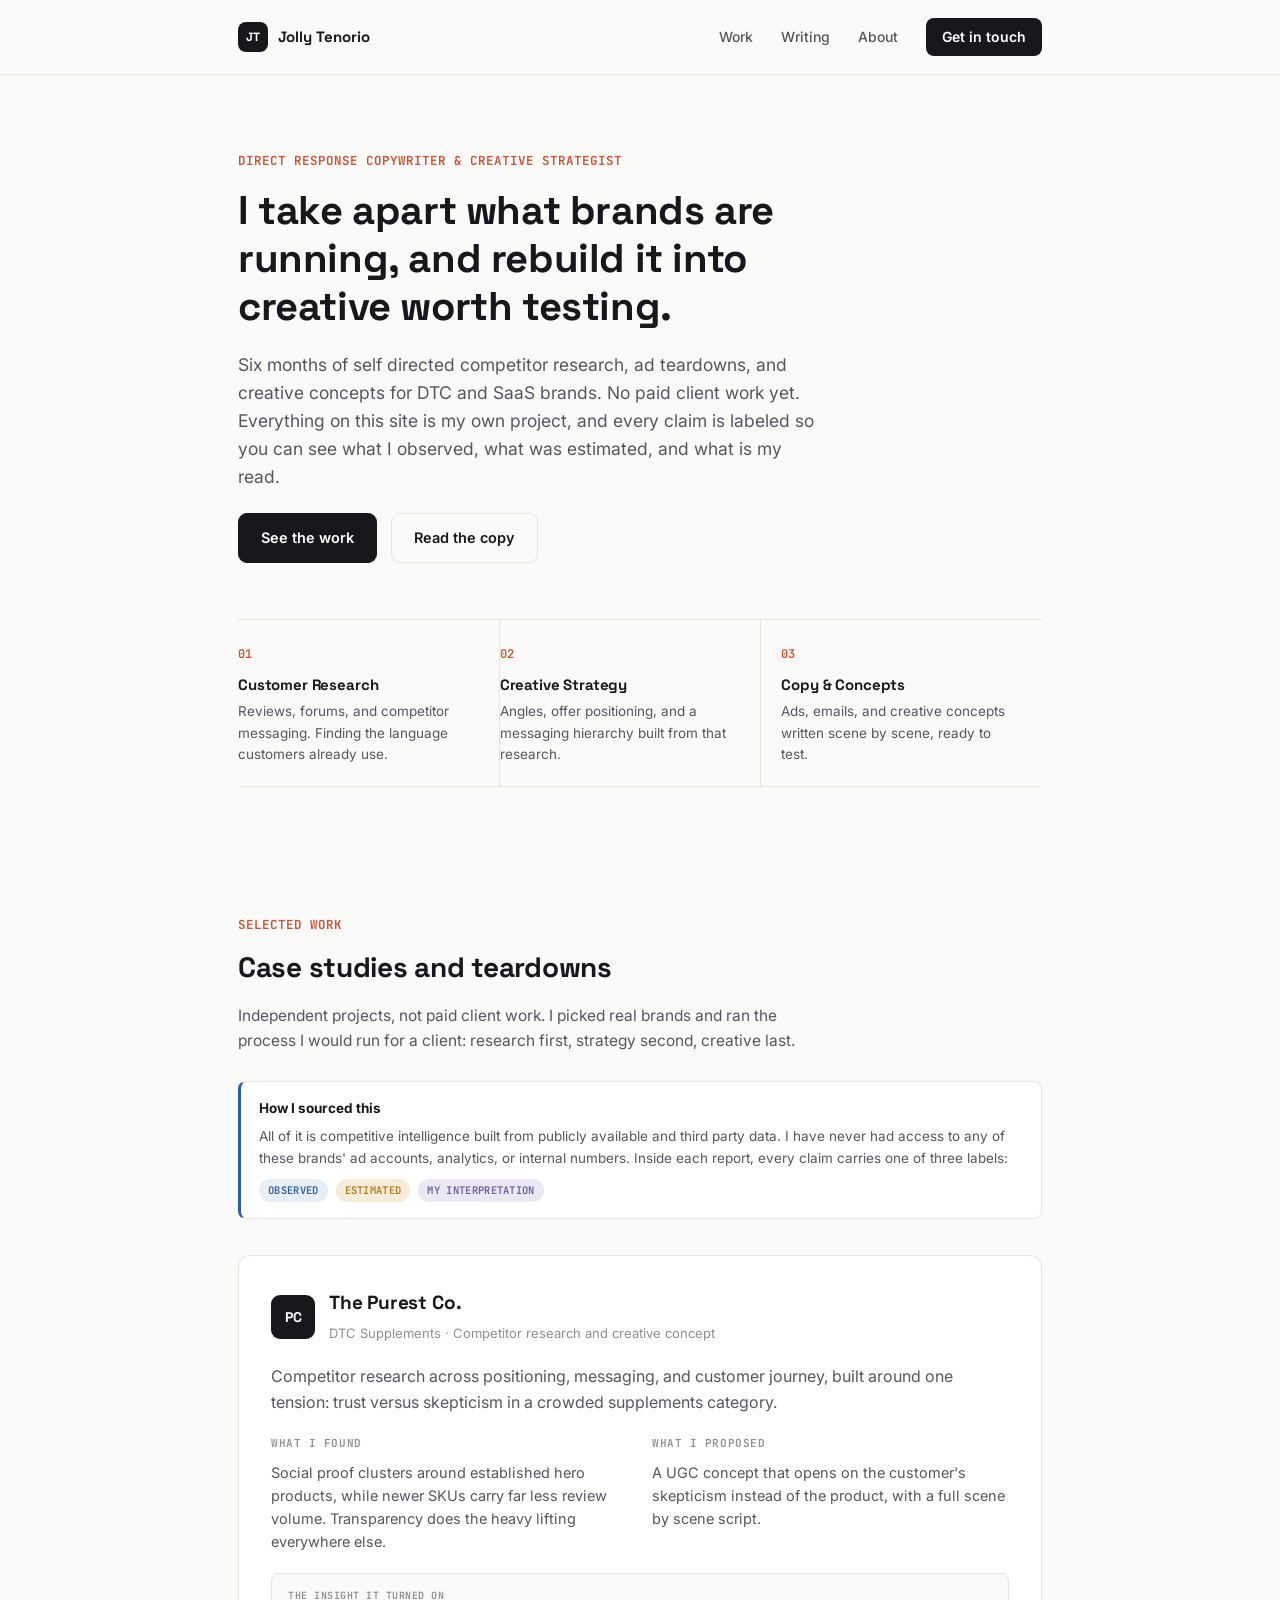
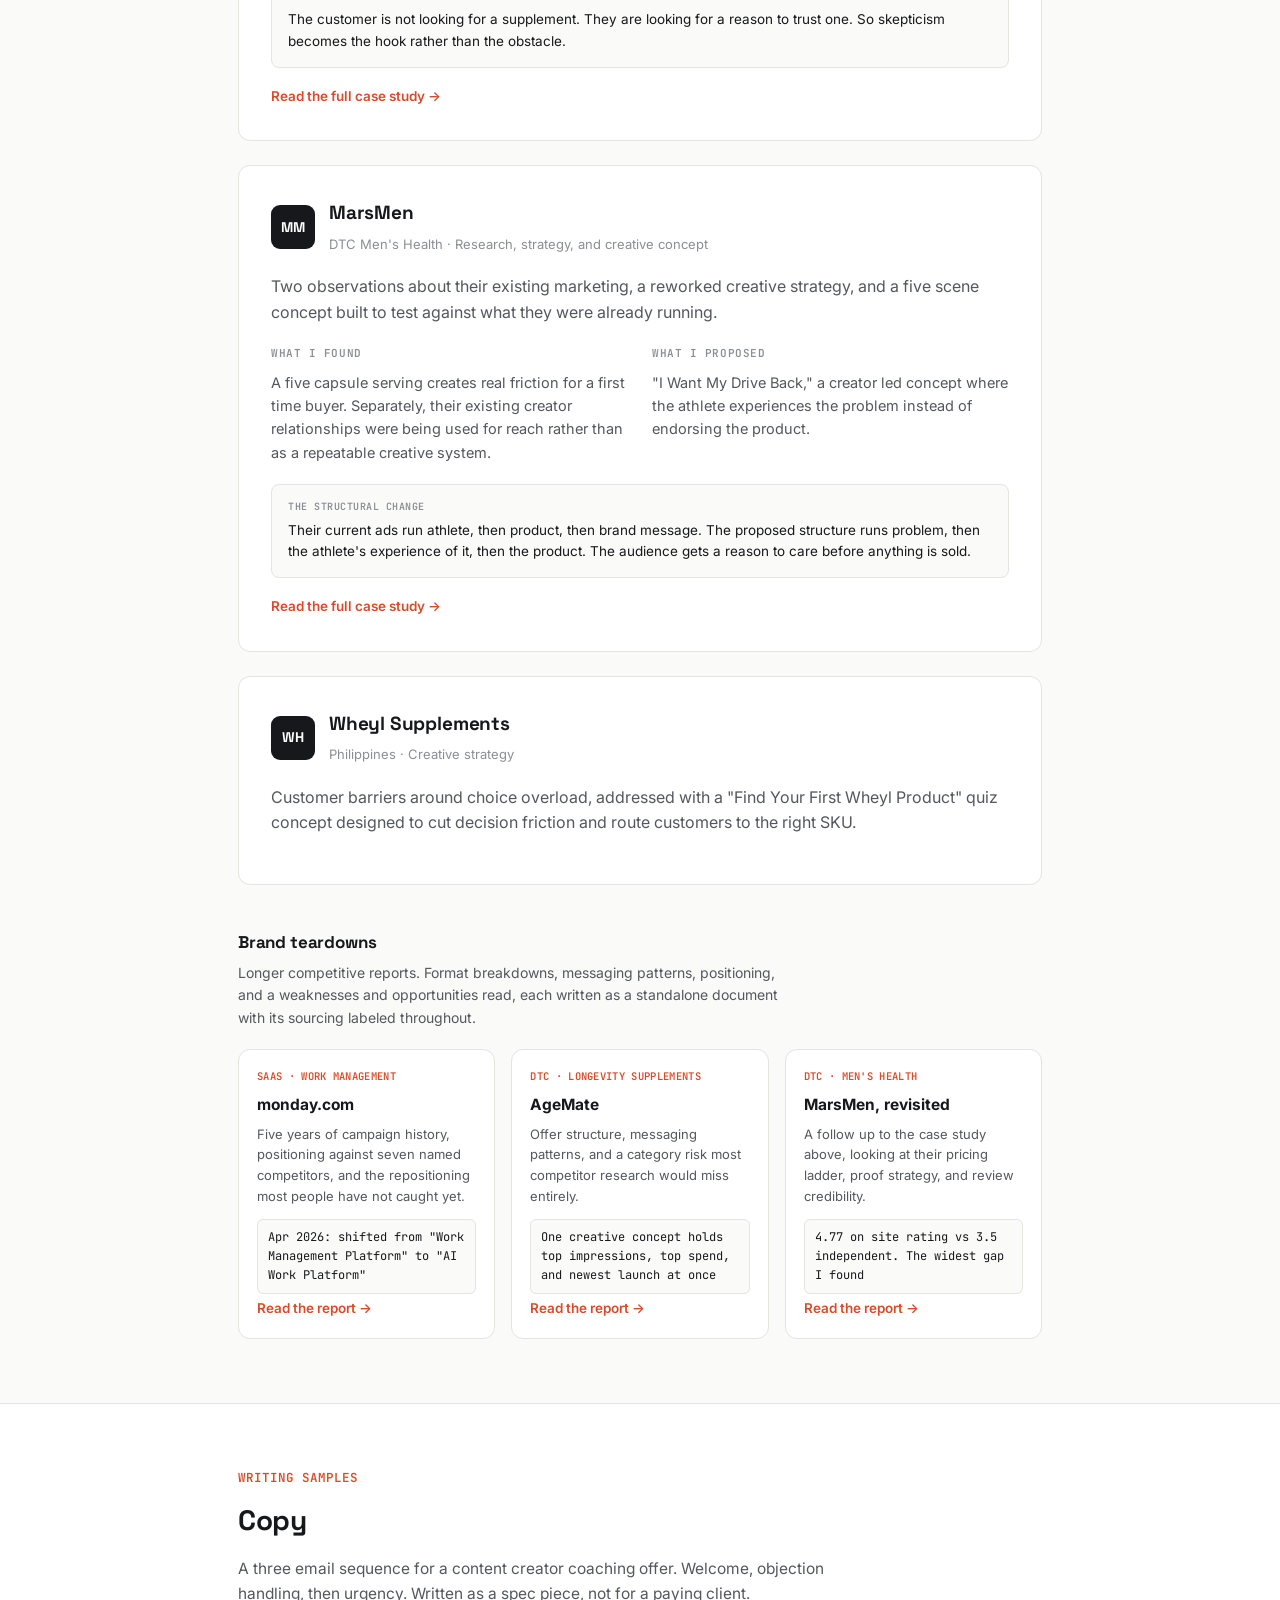
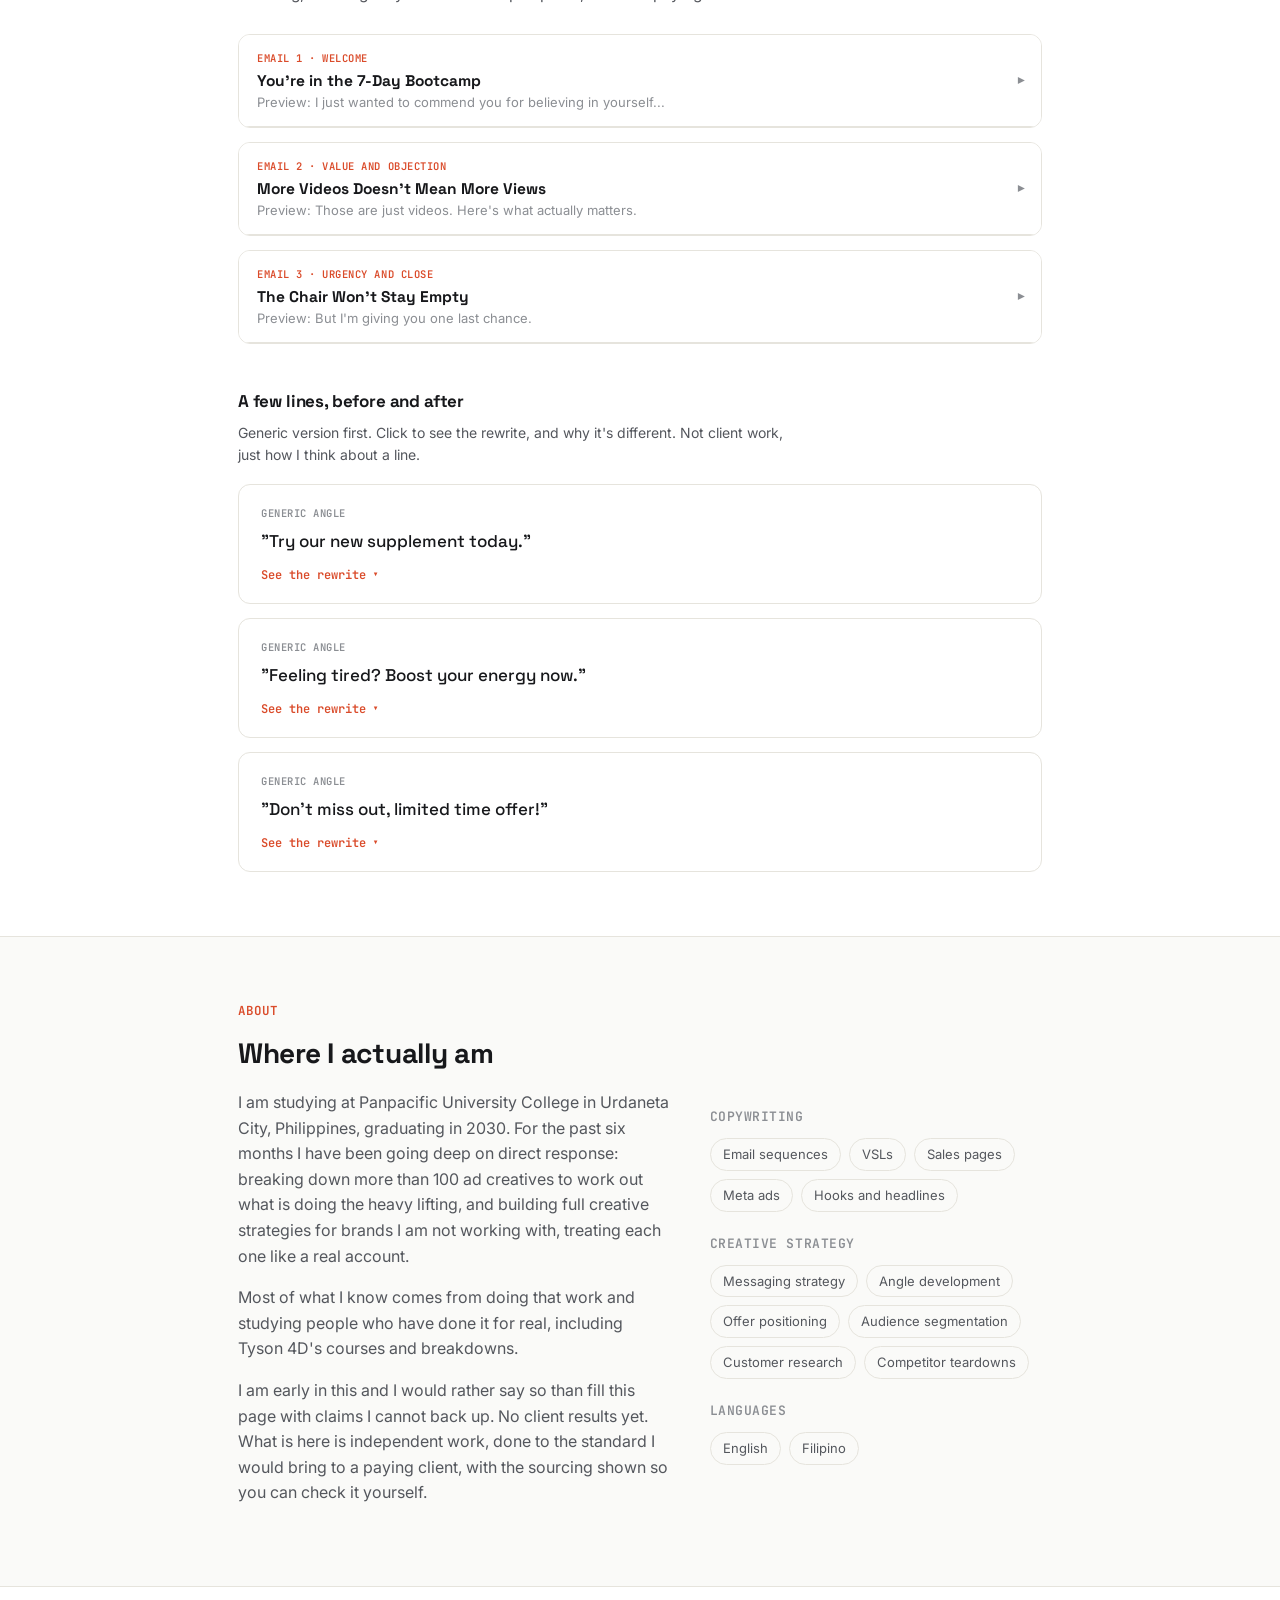
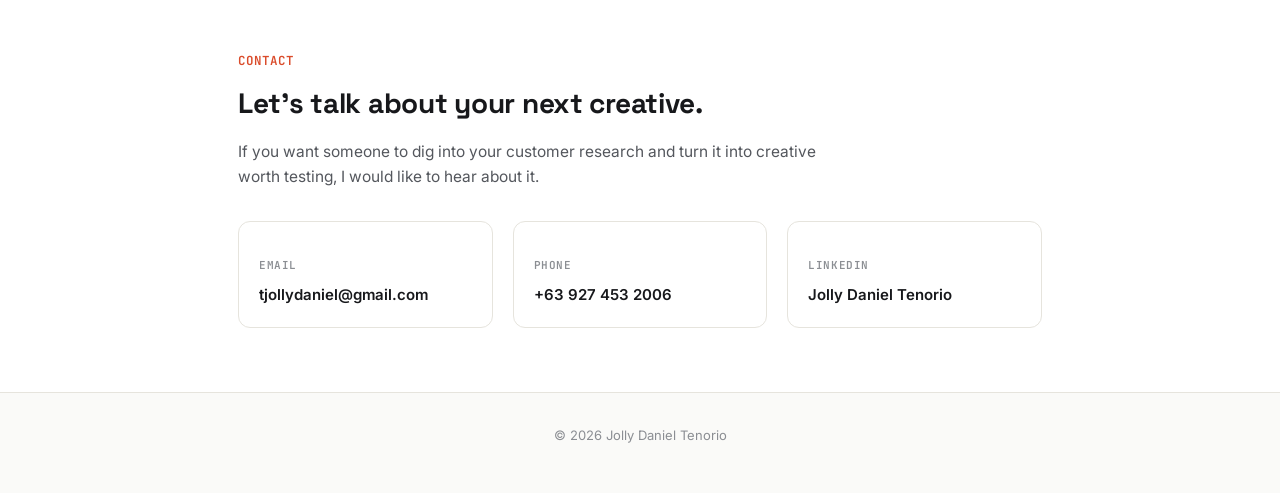
<file: index_5.html>
<!DOCTYPE html>
<html lang="en">
<head>
<meta charset="UTF-8">
<meta name="viewport" content="width=device-width, initial-scale=1.0">
<title>Jolly Daniel Tenorio · Direct Response Copywriter &amp; Creative Strategist</title>
<meta name="description" content="Competitive research, creative strategy, and copy for DTC and SaaS brands. Independent work, clearly sourced.">
<link rel="preconnect" href="https://fonts.googleapis.com">
<link href="https://fonts.googleapis.com/css2?family=Space+Grotesk:wght@500;600;700&family=Inter:wght@400;500;600;700&family=JetBrains+Mono:wght@400;500;600&display=swap" rel="stylesheet">
<style>
  :root{
    --paper:#FAFAF8;
    --card:#FFFFFF;
    --ink:#17181B;
    --ink-dim:#54575D;
    --ink-faint:#8B8E93;
    --line:#E6E4DD;
    --accent:#DA4B2A;
    --accent-dim:#F3DDD5;
    --observed:#2A5EA8;
    --observed-bg:#E8EEF6;
    --estimated:#B4791F;
    --estimated-bg:#F5ECDA;
    --interp:#6B5CA5;
    --interp-bg:#EBE8F3;
    --radius:12px;
  }
  *{box-sizing:border-box;}
  html{scroll-behavior:smooth;}
  body{
    margin:0;
    background:var(--paper);
    color:var(--ink);
    font-family:'Inter',-apple-system,BlinkMacSystemFont,sans-serif;
    line-height:1.6;
    -webkit-font-smoothing:antialiased;
  }
  h1,h2,h3{ font-family:'Space Grotesk',sans-serif; letter-spacing:-0.01em; margin:0; }
  a{ color:inherit; }
  .wrap{ max-width:860px; margin:0 auto; padding:0 28px; }
  p{ margin:0 0 16px; color:var(--ink-dim); font-size:16px; }

  /* ---------- nav ---------- */
  header{
    position:sticky; top:0; z-index:10;
    background:rgba(250,250,248,0.88);
    backdrop-filter:blur(8px);
    border-bottom:1px solid var(--line);
  }
  .nav{ display:flex; align-items:center; justify-content:space-between; padding:18px 28px; max-width:860px; margin:0 auto; }
  .mark{
    display:flex; align-items:center; gap:10px;
    font-family:'Space Grotesk',sans-serif; font-weight:700; font-size:15px;
    text-decoration:none; color:var(--ink);
  }
  .mark .glyph{
    width:30px; height:30px; border-radius:8px; background:var(--ink);
    color:#fff; display:flex; align-items:center; justify-content:center;
    font-size:12px; font-weight:700;
  }
  .navlinks{ display:flex; gap:28px; align-items:center; }
  .navlinks a{ font-size:14px; font-weight:500; text-decoration:none; color:var(--ink-dim); }
  .navlinks a:hover{ color:var(--ink); }
  .navlinks .cta{
    background:var(--ink); color:#fff; padding:8px 16px; border-radius:8px; font-weight:600;
  }
  .navlinks .cta:hover{ background:var(--accent); }

  /* ---------- hero ---------- */
  .hero{ padding:76px 0 64px; }
  .eyebrow{
    font-family:'JetBrains Mono',monospace; font-size:12.5px; color:var(--accent);
    font-weight:600; margin-bottom:16px; display:block;
  }
  .hero h1{ font-size:40px; line-height:1.2; margin-bottom:20px; max-width:640px; }
  .hero .lede{ font-size:17.5px; color:var(--ink-dim); max-width:580px; margin-bottom:22px; }
  .hero-ctas{ display:flex; gap:14px; flex-wrap:wrap; }
  .btn{
    display:inline-flex; align-items:center; gap:8px;
    padding:12px 22px; border-radius:9px; font-weight:600; font-size:14.5px;
    text-decoration:none; border:1px solid var(--line);
  }
  .btn.primary{ background:var(--ink); color:#fff; border-color:var(--ink); }
  .btn.primary:hover{ background:var(--accent); border-color:var(--accent); }
  .btn.ghost{ color:var(--ink); }
  .btn.ghost:hover{ border-color:var(--ink); }

  .method-strip{
    display:flex; gap:0; margin-top:56px; border-top:1px solid var(--line); border-bottom:1px solid var(--line);
  }
  .method-cell{ flex:1; padding:20px 20px 20px 0; border-right:1px solid var(--line); }
  .method-cell:last-child{ border-right:none; padding-left:20px; }
  .method-cell:first-child{ padding-left:0; }
  .method-num{ font-family:'JetBrains Mono',monospace; font-size:12px; color:var(--accent); font-weight:600; }
  .method-cell h3{ font-size:15px; margin:8px 0 4px; }
  .method-cell p{ font-size:13.5px; margin:0; }

  /* ---------- sections ---------- */
  section{ padding:64px 0; }
  section.alt{ background:var(--card); border-top:1px solid var(--line); border-bottom:1px solid var(--line); }
  .sec-label{ font-family:'JetBrains Mono',monospace; font-size:12.5px; color:var(--accent); font-weight:600; margin-bottom:10px; display:block; }
  .sec-title{ font-size:28px; margin-bottom:14px; }
  .sec-intro{ max-width:600px; margin-bottom:28px; font-size:15.5px; }

  /* ---------- sourcing notice ---------- */
  .sourcing{
    border:1px solid var(--line); border-left:3px solid var(--observed);
    background:var(--card); border-radius:8px; padding:16px 18px; margin-bottom:36px;
  }
  .sourcing h4{ font-size:13.5px; margin:0 0 6px; font-family:'Inter',sans-serif; font-weight:700; }
  .sourcing p{ font-size:13.5px; margin:0 0 10px; }
  .sourcing p:last-child{ margin-bottom:0; }
  .keys{ display:flex; flex-wrap:wrap; gap:8px; }
  .key{
    font-family:'JetBrains Mono',monospace; font-size:10.5px; font-weight:600;
    text-transform:uppercase; letter-spacing:.03em; padding:3px 9px; border-radius:20px;
  }
  .key.observed{ background:var(--observed-bg); color:var(--observed); }
  .key.estimated{ background:var(--estimated-bg); color:var(--estimated); }
  .key.interp{ background:var(--interp-bg); color:var(--interp); }

  /* ---------- case studies ---------- */
  .case{
    border:1px solid var(--line); border-radius:var(--radius); background:var(--card);
    padding:32px; margin-bottom:24px;
  }
  .case-top{ display:flex; align-items:center; gap:14px; margin-bottom:18px; }
  .case-avatar{
    width:44px; height:44px; border-radius:9px; background:var(--ink); color:#fff;
    display:flex; align-items:center; justify-content:center; font-family:'Space Grotesk',sans-serif;
    font-weight:700; font-size:14px; flex-shrink:0;
  }
  .case-top h3{ font-size:19px; margin-bottom:2px; }
  .case-top .tag{ font-size:13px; color:var(--ink-faint); }
  .case-grid{ display:grid; grid-template-columns:1fr 1fr; gap:24px; margin-top:20px; }
  .case-block h4{
    font-family:'JetBrains Mono',monospace; font-size:11px; text-transform:uppercase; letter-spacing:.05em;
    color:var(--ink-faint); margin:0 0 8px; font-weight:600;
  }
  .case-block p{ font-size:14.5px; margin:0; }
  .finding{
    margin-top:20px; padding:14px 16px; background:var(--paper); border-radius:8px;
    font-size:13.5px; color:var(--ink); border:1px solid var(--line);
  }
  .finding .flabel{
    font-family:'JetBrains Mono',monospace; font-size:10px; text-transform:uppercase;
    letter-spacing:.05em; color:var(--ink-faint); font-weight:600; display:block; margin-bottom:5px;
  }
  .case-link, .teardown-link{
    display:inline-block; margin-top:18px; font-size:13.5px; font-weight:600;
    color:var(--accent); text-decoration:none;
  }
  .case-link:hover, .teardown-link:hover{ text-decoration:underline; }

  /* ---------- teardowns ---------- */
  .teardown-intro{ margin:44px 0 20px; }
  .teardown-intro h3{ font-size:17px; margin-bottom:6px; }
  .teardown-intro p{ font-size:14px; margin:0; max-width:560px; }
  .teardown-grid{ display:grid; grid-template-columns:repeat(3,1fr); gap:16px; }
  .teardown-card{ border:1px solid var(--line); border-radius:var(--radius); padding:18px; background:var(--card); display:flex; flex-direction:column; }
  .teardown-card .tag{ font-family:'JetBrains Mono',monospace; font-size:10.5px; color:var(--accent); text-transform:uppercase; letter-spacing:.03em; font-weight:600; }
  .teardown-card h4{ font-size:15.5px; margin:8px 0 6px; }
  .teardown-card p{ font-size:13px; margin:0 0 12px; }
  .teardown-card .stat{
    font-family:'JetBrains Mono',monospace; font-size:12px; color:var(--ink);
    background:var(--paper); border:1px solid var(--line); border-radius:6px;
    padding:8px 10px; margin-bottom:4px;
  }
  .teardown-card .teardown-link{ margin-top:auto; }

  /* ---------- email samples ---------- */
  .email{
    border:1px solid var(--line); border-radius:var(--radius); background:var(--paper);
    margin-bottom:14px; overflow:hidden;
  }
  .email-head{
    width:100%; display:flex; align-items:center; justify-content:space-between; gap:14px;
    padding:16px 18px; border:none; border-bottom:1px solid var(--line); background:var(--card);
    cursor:pointer; text-align:left; font-family:inherit; color:inherit; margin:0;
  }
  .email-head:hover{ background:var(--paper); }
  .email-head-text{ min-width:0; }
  .email-role{
    font-family:'JetBrains Mono',monospace; font-size:10.5px; color:var(--accent);
    text-transform:uppercase; letter-spacing:.05em; font-weight:600; display:block; margin-bottom:6px;
  }
  .email-subject{ font-size:15.5px; font-weight:700; font-family:'Space Grotesk',sans-serif; margin-bottom:3px; }
  .email-preview{ font-size:13px; color:var(--ink-faint); }
  .email-chevron{
    flex-shrink:0; font-size:14px; color:var(--ink-faint);
    transition:transform .25s ease; transform:rotate(-90deg);
  }
  .email-head[aria-expanded="true"] .email-chevron{ transform:rotate(0deg); color:var(--accent); }
  .email-head[aria-expanded="true"]{ border-bottom-color:var(--line); }
  .email-collapse{
    display:grid; grid-template-rows:0fr;
    transition:grid-template-rows .3s ease;
  }
  .email-collapse-inner{ overflow:hidden; }
  .email-head[aria-expanded="true"] + .email-collapse{ grid-template-rows:1fr; }
  .email-body{ padding:18px; font-size:14.5px; color:var(--ink-dim); line-height:1.7; }
  .email-body p{ margin:0 0 12px; font-size:14.5px; }
  .email-body p:last-child{ margin-bottom:0; }
  .email-body strong{ color:var(--ink); }
  .email-cta{
    display:inline-block; font-family:'JetBrains Mono',monospace; font-size:12px; font-weight:600;
    color:var(--accent); border:1px solid var(--accent); border-radius:6px; padding:7px 14px; margin-top:4px;
  }
  .email-note{
    padding:12px 18px; background:var(--accent-dim); font-size:13px; color:var(--ink);
    border-top:1px solid var(--line);
  }
  .email-note b{ font-weight:700; }

  /* ---------- before / after reveal ---------- */
  .reveal-intro{ margin:44px 0 18px; }
  .reveal-intro h3{ font-size:17px; margin-bottom:6px; }
  .reveal-intro p{ font-size:14px; margin:0; max-width:560px; }
  .reveal-grid{ display:grid; gap:14px; }
  .reveal-card{ border:1px solid var(--line); border-radius:var(--radius); background:var(--card); padding:20px 22px; }
  .reveal-label{
    font-family:'JetBrains Mono',monospace; font-size:10.5px; text-transform:uppercase;
    letter-spacing:.05em; color:var(--ink-faint); font-weight:600; display:block; margin-bottom:6px;
  }
  .reveal-label.rewrite{ color:var(--accent); }
  .reveal-generic p, .reveal-after p{
    font-family:'Space Grotesk',sans-serif; font-size:17px; font-weight:500; color:var(--ink); margin:0;
  }
  .reveal-toggle{
    display:flex; align-items:center; gap:6px; margin:12px 0 0; padding:0;
    background:none; border:none; cursor:pointer;
    font-family:'JetBrains Mono',monospace; font-size:12px; font-weight:600; color:var(--accent);
  }
  .reveal-toggle:hover{ text-decoration:underline; }
  .reveal-chevron{ transition:transform .25s ease; }
  .reveal-toggle[aria-expanded="true"] .reveal-chevron{ transform:rotate(180deg); }
  .reveal-collapse{ display:grid; grid-template-rows:0fr; transition:grid-template-rows .3s ease; }
  .reveal-collapse-inner{ overflow:hidden; }
  .reveal-toggle[aria-expanded="true"] + .reveal-collapse{ grid-template-rows:1fr; }
  .reveal-after{ padding-top:16px; }
  .reveal-why{
    margin-top:12px; padding-top:12px; border-top:1px solid var(--line);
    font-size:13px; color:var(--ink-dim);
  }

  /* ---------- about ---------- */
  .about-grid{ display:grid; grid-template-columns:1.3fr 1fr; gap:40px; }
  .skill-group{ margin-bottom:22px; }
  .skill-group h4{ font-size:13px; text-transform:uppercase; letter-spacing:.04em; color:var(--ink-faint); margin-bottom:10px; font-family:'JetBrains Mono',monospace; font-weight:600; }
  .pills{ display:flex; flex-wrap:wrap; gap:8px; }
  .pill{ font-size:13px; background:var(--paper); border:1px solid var(--line); padding:5px 12px; border-radius:20px; color:var(--ink-dim); }

  /* ---------- contact ---------- */
  .contact-grid{ display:grid; grid-template-columns:repeat(3,1fr); gap:20px; margin-top:32px; }
  .contact-card{
    border:1px solid var(--line); border-radius:var(--radius); padding:20px; background:var(--card);
    text-decoration:none; color:var(--ink);
  }
  .contact-card:hover{ border-color:var(--accent); }
  .contact-card h4{ font-family:'JetBrains Mono',monospace; font-size:11px; text-transform:uppercase; letter-spacing:.05em; color:var(--ink-faint); margin-bottom:8px; font-weight:600; }
  .contact-card .val{ font-size:15px; font-weight:600; word-break:break-word; }

  footer{ padding:32px 0 48px; text-align:center; }
  footer p{ font-size:13px; color:var(--ink-faint); margin:0; }

  /* ---------- scroll progress ---------- */
  #scroll-progress{
    position:fixed; top:0; left:0; height:3px; width:0%;
    background:linear-gradient(90deg,#DA4B2A,#B4791F,#2A5EA8,#6B5CA5);
    z-index:1001; transition:width .08s linear;
  }

  /* ---------- color splash ---------- */
  .splash-particle{
    position:fixed; top:0; left:0; border-radius:50%; pointer-events:none; z-index:999;
    animation:splash-out .85s cubic-bezier(.2,.8,.3,1) forwards;
  }
  @keyframes splash-out{
    0%{ transform:translate(0,0) scale(1); opacity:1; }
    100%{ transform:translate(var(--dx),var(--dy)) scale(0); opacity:0; }
  }
  @media (prefers-reduced-motion: reduce){
    .splash-particle{ animation-duration:.01ms; }
  }

  @media (max-width: 720px){
    .navlinks{ display:none; }
    .hero h1{ font-size:30px; }
    .method-strip{ flex-direction:column; }
    .method-cell{ border-right:none; border-bottom:1px solid var(--line); padding:16px 0; }
    .method-cell:first-child{ padding-top:0; }
    .method-cell:last-child{ border-bottom:none; padding-bottom:0; padding-left:0; }
    .case-grid{ grid-template-columns:1fr; }
    .teardown-grid{ grid-template-columns:1fr; }
    .about-grid{ grid-template-columns:1fr; }
    .contact-grid{ grid-template-columns:1fr; }
    .case{ padding:22px; }
  }
</style>
</head>
<body>
<div id="scroll-progress"></div>

<header>
  <div class="nav">
    <a href="#top" class="mark"><span class="glyph">JT</span> Jolly Tenorio</a>
    <div class="navlinks">
      <a href="#work">Work</a>
      <a href="#writing">Writing</a>
      <a href="#about">About</a>
      <a href="#contact" class="cta">Get in touch</a>
    </div>
  </div>
</header>

<div id="top" class="wrap">
  <div class="hero">
    <span class="eyebrow">DIRECT RESPONSE COPYWRITER &amp; CREATIVE STRATEGIST</span>
    <h1>I take apart what brands are running, and rebuild it into creative worth testing.</h1>
    <p class="lede">Six months of self directed competitor research, ad teardowns, and creative concepts for DTC and SaaS brands. No paid client work yet. Everything on this site is my own project, and every claim is labeled so you can see what I observed, what was estimated, and what is my read.</p>
    <div class="hero-ctas">
      <a href="#work" class="btn primary">See the work</a>
      <a href="#writing" class="btn ghost">Read the copy</a>
    </div>

    <div class="method-strip">
      <div class="method-cell">
        <span class="method-num">01</span>
        <h3>Customer Research</h3>
        <p>Reviews, forums, and competitor messaging. Finding the language customers already use.</p>
      </div>
      <div class="method-cell">
        <span class="method-num">02</span>
        <h3>Creative Strategy</h3>
        <p>Angles, offer positioning, and a messaging hierarchy built from that research.</p>
      </div>
      <div class="method-cell">
        <span class="method-num">03</span>
        <h3>Copy &amp; Concepts</h3>
        <p>Ads, emails, and creative concepts written scene by scene, ready to test.</p>
      </div>
    </div>
  </div>
</div>

<section id="work">
  <div class="wrap">
    <span class="sec-label">SELECTED WORK</span>
    <h2 class="sec-title">Case studies and teardowns</h2>
    <p class="sec-intro">Independent projects, not paid client work. I picked real brands and ran the process I would run for a client: research first, strategy second, creative last.</p>

    <div class="sourcing">
      <h4>How I sourced this</h4>
      <p>All of it is competitive intelligence built from publicly available and third party data. I have never had access to any of these brands' ad accounts, analytics, or internal numbers. Inside each report, every claim carries one of three labels:</p>
      <div class="keys">
        <span class="key observed">Observed</span>
        <span class="key estimated">Estimated</span>
        <span class="key interp">My interpretation</span>
      </div>
    </div>

    <div class="case">
      <div class="case-top">
        <div class="case-avatar">PC</div>
        <div>
          <h3>The Purest Co.</h3>
          <span class="tag">DTC Supplements · Competitor research and creative concept</span>
        </div>
      </div>
      <p>Competitor research across positioning, messaging, and customer journey, built around one tension: trust versus skepticism in a crowded supplements category.</p>
      <div class="case-grid">
        <div class="case-block">
          <h4>What I found</h4>
          <p>Social proof clusters around established hero products, while newer SKUs carry far less review volume. Transparency does the heavy lifting everywhere else.</p>
        </div>
        <div class="case-block">
          <h4>What I proposed</h4>
          <p>A UGC concept that opens on the customer's skepticism instead of the product, with a full scene by scene script.</p>
        </div>
      </div>
      <div class="finding">
        <span class="flabel">The insight it turned on</span>
        The customer is not looking for a supplement. They are looking for a reason to trust one. So skepticism becomes the hook rather than the obstacle.
      </div>
      <a href="./purest-co.html" class="case-link">Read the full case study →</a>
    </div>

    <div class="case">
      <div class="case-top">
        <div class="case-avatar">MM</div>
        <div>
          <h3>MarsMen</h3>
          <span class="tag">DTC Men's Health · Research, strategy, and creative concept</span>
        </div>
      </div>
      <p>Two observations about their existing marketing, a reworked creative strategy, and a five scene concept built to test against what they were already running.</p>
      <div class="case-grid">
        <div class="case-block">
          <h4>What I found</h4>
          <p>A five capsule serving creates real friction for a first time buyer. Separately, their existing creator relationships were being used for reach rather than as a repeatable creative system.</p>
        </div>
        <div class="case-block">
          <h4>What I proposed</h4>
          <p>"I Want My Drive Back," a creator led concept where the athlete experiences the problem instead of endorsing the product.</p>
        </div>
      </div>
      <div class="finding">
        <span class="flabel">The structural change</span>
        Their current ads run athlete, then product, then brand message. The proposed structure runs problem, then the athlete's experience of it, then the product. The audience gets a reason to care before anything is sold.
      </div>
      <a href="./marsmen.html" class="case-link">Read the full case study →</a>
    </div>

    <div class="case">
      <div class="case-top">
        <div class="case-avatar">WH</div>
        <div>
          <h3>Wheyl Supplements</h3>
          <span class="tag">Philippines · Creative strategy</span>
        </div>
      </div>
      <p>Customer barriers around choice overload, addressed with a "Find Your First Wheyl Product" quiz concept designed to cut decision friction and route customers to the right SKU.</p>
    </div>

    <div class="teardown-intro">
      <h3>Brand teardowns</h3>
      <p>Longer competitive reports. Format breakdowns, messaging patterns, positioning, and a weaknesses and opportunities read, each written as a standalone document with its sourcing labeled throughout.</p>
    </div>
    <div class="teardown-grid">
      <div class="teardown-card">
        <span class="tag">SaaS · Work Management</span>
        <h4>monday.com</h4>
        <p>Five years of campaign history, positioning against seven named competitors, and the repositioning most people have not caught yet.</p>
        <div class="stat">Apr 2026: shifted from "Work Management Platform" to "AI Work Platform"</div>
        <a href="./monday-com.html" class="teardown-link">Read the report →</a>
      </div>
      <div class="teardown-card">
        <span class="tag">DTC · Longevity Supplements</span>
        <h4>AgeMate</h4>
        <p>Offer structure, messaging patterns, and a category risk most competitor research would miss entirely.</p>
        <div class="stat">One creative concept holds top impressions, top spend, and newest launch at once</div>
        <a href="./agemate.html" class="teardown-link">Read the report →</a>
      </div>
      <div class="teardown-card">
        <span class="tag">DTC · Men's Health</span>
        <h4>MarsMen, revisited</h4>
        <p>A follow up to the case study above, looking at their pricing ladder, proof strategy, and review credibility.</p>
        <div class="stat">4.77 on site rating vs 3.5 independent. The widest gap I found</div>
        <a href="./marsmen-teardown.html" class="teardown-link">Read the report →</a>
      </div>
    </div>
  </div>
</section>

<section id="writing" class="alt">
  <div class="wrap">
    <span class="sec-label">WRITING SAMPLES</span>
    <h2 class="sec-title">Copy</h2>
    <p class="sec-intro">A three email sequence for a content creator coaching offer. Welcome, objection handling, then urgency. Written as a spec piece, not for a paying client.</p>

    <div class="email">
      <button class="email-head" aria-expanded="false">
        <div class="email-head-text">
          <span class="email-role">Email 1 · Welcome</span>
          <div class="email-subject">You're in the 7-Day Bootcamp</div>
          <div class="email-preview">Preview: I just wanted to commend you for believing in yourself...</div>
        </div>
        <span class="email-chevron" aria-hidden="true">&#9662;</span>
      </button>
      <div class="email-collapse"><div class="email-collapse-inner">
        <div class="email-body">
          <p>Hey %FIRSTNAME%,</p>
          <p>You're officially in.</p>
          <p>Over the next 7 days, I'll walk you through the roadmap to creating content that gets noticed.</p>
          <p><strong>Day 1: MISTAKES</strong><br>Discover why your videos aren't getting the views you want. By identifying what's holding your content back, you'll know what to fix instead of guessing.</p>
          <p><strong>Day 2: ACCELERATION</strong><br>Learn what high-performing creators do differently to generate consistent views, and how you can apply those principles to your own content.</p>
          <p><strong>Day 3: STAND OUT</strong><br>You're competing for attention every day. Learn how to make your content stand out instead of getting lost in the feed.</p>
          <p><strong>Day 4: ACTION PLAN</strong><br>Put what you've learned into practice with a clear plan for improving your content.</p>
          <p>And if you want to go deeper...</p>
          <p><strong>UPGRADE TO VIP</strong><br>In-depth training · 1-on-1 coaching call · Priority Q&amp;A · Additional strategies</p>
          <p><span class="email-cta">YES, I WANT TO GO VIRAL →</span></p>
        </div>
        <div class="email-note"><b>Why it's built this way:</b> the roadmap does the retention work. Naming all four days up front gives a reason to open the next email, and the VIP offer sits after the value so it reads as an upgrade rather than a pitch.</div>
      </div></div>
    </div>

    <div class="email">
      <button class="email-head" aria-expanded="false">
        <div class="email-head-text">
          <span class="email-role">Email 2 · Value and objection</span>
          <div class="email-subject">More Videos Doesn't Mean More Views</div>
          <div class="email-preview">Preview: Those are just videos. Here's what actually matters.</div>
        </div>
        <span class="email-chevron" aria-hidden="true">&#9662;</span>
      </button>
      <div class="email-collapse"><div class="email-collapse-inner">
        <div class="email-body">
          <p>Hey %FIRSTNAME%,</p>
          <p>More videos means more views, right?</p>
          <p>Wrong.</p>
          <p>Posting more content doesn't guarantee that anyone will watch it.</p>
          <p>If I were starting from scratch, I'd focus on three things first:</p>
          <p><strong>1. Know Your Niche</strong><br>Before creating more content, understand who you're creating it for. If you don't know your audience, it's difficult to create something they'll actually care about.</p>
          <p><strong>2. Master Your Hooks</strong><br>Your hook determines whether someone stops scrolling, or keeps going. A great video can still fail if the first few seconds don't give people a reason to watch.</p>
          <p><strong>3. Understand What Keeps People Watching</strong><br>Getting the click, or the initial view, isn't enough. You need to understand what makes viewers stay, watch, and come back for more.</p>
          <p>And that's exactly what I teach inside my coaching program.</p>
          <p>I've helped creators grow to a combined 49K+ students, and I've built my coaching around helping creators understand what actually drives content performance.</p>
          <p>Don't just take my word for it.</p>
          <p><span class="email-cta">GO VIRAL →</span></p>
        </div>
        <div class="email-note"><b>Why it's built this way:</b> it opens by stating the reader's own assumption back to them, then breaks it in one word. The three teaching points are real value, so the bridge into the offer is earned rather than bolted on.</div>
      </div></div>
    </div>

    <div class="email">
      <button class="email-head" aria-expanded="false">
        <div class="email-head-text">
          <span class="email-role">Email 3 · Urgency and close</span>
          <div class="email-subject">The Chair Won't Stay Empty</div>
          <div class="email-preview">Preview: But I'm giving you one last chance.</div>
        </div>
        <span class="email-chevron" aria-hidden="true">&#9662;</span>
      </button>
      <div class="email-collapse"><div class="email-collapse-inner">
        <div class="email-body">
          <p>Hey %FIRSTNAME%,</p>
          <p>This is your last call.</p>
          <p>The opportunity to join the same system I've used to help content creators stand out is almost gone.</p>
          <p>Because while you're waiting...</p>
          <p>Someone else is learning the hooks.<br>Someone else is improving their content.<br>Someone else is building the audience you want.</p>
          <p>The question is:</p>
          <p>Will you keep watching, or start?</p>
          <p>If you've been waiting for the right time to take your content seriously, this is your last chance.</p>
          <p><span class="email-cta">GET THE SYSTEM NOW →</span></p>
        </div>
        <div class="email-note"><b>Why it's built this way:</b> the urgency is social rather than a plain countdown. "Someone else" is doing the work you are not, which makes the deadline feel like a cost already being paid. The subject line carries that same idea in five words.</div>
      </div></div>
    </div>

    <div class="reveal-intro">
      <h3>A few lines, before and after</h3>
      <p>Generic version first. Click to see the rewrite, and why it's different. Not client work, just how I think about a line.</p>
    </div>
    <div class="reveal-grid">
      <div class="reveal-card">
        <div class="reveal-generic">
          <span class="reveal-label">Generic angle</span>
          <p>"Try our new supplement today."</p>
        </div>
        <button class="reveal-toggle" aria-expanded="false"><span class="reveal-toggle-text">See the rewrite</span> <span class="reveal-chevron" aria-hidden="true">&#9662;</span></button>
        <div class="reveal-collapse"><div class="reveal-collapse-inner">
          <div class="reveal-after">
            <span class="reveal-label rewrite">The rewrite</span>
            <p>"I know this probably isn't going to work... but I'm trying it anyway."</p>
          </div>
          <div class="reveal-why">Skepticism becomes the hook instead of something to hide from. From the Purest Co. case study above.</div>
        </div></div>
      </div>

      <div class="reveal-card">
        <div class="reveal-generic">
          <span class="reveal-label">Generic angle</span>
          <p>"Feeling tired? Boost your energy now."</p>
        </div>
        <button class="reveal-toggle" aria-expanded="false"><span class="reveal-toggle-text">See the rewrite</span> <span class="reveal-chevron" aria-hidden="true">&#9662;</span></button>
        <div class="reveal-collapse"><div class="reveal-collapse-inner">
          <div class="reveal-after">
            <span class="reveal-label rewrite">The rewrite</span>
            <p>"I started thinking my age was finally catching up with me."</p>
          </div>
          <div class="reveal-why">Opens on the problem, not the product, so the reader recognizes themselves before anything is sold. From the MarsMen case study above.</div>
        </div></div>
      </div>

      <div class="reveal-card">
        <div class="reveal-generic">
          <span class="reveal-label">Generic angle</span>
          <p>"Don't miss out, limited time offer!"</p>
        </div>
        <button class="reveal-toggle" aria-expanded="false"><span class="reveal-toggle-text">See the rewrite</span> <span class="reveal-chevron" aria-hidden="true">&#9662;</span></button>
        <div class="reveal-collapse"><div class="reveal-collapse-inner">
          <div class="reveal-after">
            <span class="reveal-label rewrite">The rewrite</span>
            <p>"The Chair Won't Stay Empty"</p>
          </div>
          <div class="reveal-why">Urgency without a countdown clock. The scarcity is social, not a timer. Subject line from Email 3 above.</div>
        </div></div>
      </div>
    </div>
  </div>
</section>

<section id="about">
  <div class="wrap">
    <span class="sec-label">ABOUT</span>
    <h2 class="sec-title">Where I actually am</h2>
    <div class="about-grid">
      <div>
        <p>I am studying at Panpacific University College in Urdaneta City, Philippines, graduating in 2030. For the past six months I have been going deep on direct response: breaking down more than 100 ad creatives to work out what is doing the heavy lifting, and building full creative strategies for brands I am not working with, treating each one like a real account.</p>
        <p>Most of what I know comes from doing that work and studying people who have done it for real, including Tyson 4D's courses and breakdowns.</p>
        <p>I am early in this and I would rather say so than fill this page with claims I cannot back up. No client results yet. What is here is independent work, done to the standard I would bring to a paying client, with the sourcing shown so you can check it yourself.</p>
      </div>
      <div>
        <div class="skill-group">
          <h4>Copywriting</h4>
          <div class="pills">
            <span class="pill">Email sequences</span>
            <span class="pill">VSLs</span>
            <span class="pill">Sales pages</span>
            <span class="pill">Meta ads</span>
            <span class="pill">Hooks and headlines</span>
          </div>
        </div>
        <div class="skill-group">
          <h4>Creative Strategy</h4>
          <div class="pills">
            <span class="pill">Messaging strategy</span>
            <span class="pill">Angle development</span>
            <span class="pill">Offer positioning</span>
            <span class="pill">Audience segmentation</span>
            <span class="pill">Customer research</span>
            <span class="pill">Competitor teardowns</span>
          </div>
        </div>
        <div class="skill-group">
          <h4>Languages</h4>
          <div class="pills">
            <span class="pill">English</span>
            <span class="pill">Filipino</span>
          </div>
        </div>
      </div>
    </div>
  </div>
</section>

<section id="contact" class="alt">
  <div class="wrap">
    <span class="sec-label">CONTACT</span>
    <h2 class="sec-title">Let's talk about your next creative.</h2>
    <p class="sec-intro">If you want someone to dig into your customer research and turn it into creative worth testing, I would like to hear about it.</p>
    <div class="contact-grid">
      <a href="mailto:tjollydaniel@gmail.com" class="contact-card">
        <h4>Email</h4>
        <div class="val">tjollydaniel@gmail.com</div>
      </a>
      <a href="tel:+639274532006" class="contact-card">
        <h4>Phone</h4>
        <div class="val">+63 927 453 2006</div>
      </a>
      <a href="https://www.linkedin.com/in/dan-undefined-94a239416" class="contact-card">
        <h4>LinkedIn</h4>
        <div class="val">Jolly Daniel Tenorio</div>
      </a>
    </div>
  </div>
</section>

<footer>
  <p>© 2026 Jolly Daniel Tenorio</p>
</footer>

<script>
  // Email accordion: collapsed by default, one summary click reveals the full sequence
  document.querySelectorAll('.email-head').forEach(head => {
    head.addEventListener('click', () => {
      const open = head.getAttribute('aria-expanded') === 'true';
      head.setAttribute('aria-expanded', String(!open));
    });
  });

  // Before/after reveal cards: same collapse pattern, plus a text swap on the toggle
  document.querySelectorAll('.reveal-toggle').forEach(btn => {
    const label = btn.querySelector('.reveal-toggle-text');
    btn.addEventListener('click', () => {
      const open = btn.getAttribute('aria-expanded') === 'true';
      btn.setAttribute('aria-expanded', String(!open));
      if (label) label.textContent = open ? 'See the rewrite' : 'Hide the rewrite';
    });
  });

  // Corner color splash: a burst of colored particles from wherever it's triggered
  const SPLASH_COLORS = ['#DA4B2A','#2A5EA8','#B4791F','#2F7A5C','#6B5CA5','#E0577F','#1CADA8'];
  function fireSplash(cx, cy, count) {
    const n = window.matchMedia('(prefers-reduced-motion: reduce)').matches ? 0 : count;
    for (let i = 0; i < n; i++) {
      const angle = Math.random() * Math.PI * 2;
      const dist = 50 + Math.random() * 150;
      const size = 6 + Math.random() * 12;
      const p = document.createElement('span');
      p.className = 'splash-particle';
      p.style.width = size + 'px';
      p.style.height = size + 'px';
      p.style.left = (cx - size / 2) + 'px';
      p.style.top = (cy - size / 2) + 'px';
      p.style.background = SPLASH_COLORS[Math.floor(Math.random() * SPLASH_COLORS.length)];
      p.style.setProperty('--dx', Math.cos(angle) * dist + 'px');
      p.style.setProperty('--dy', Math.sin(angle) * dist + 'px');
      document.body.appendChild(p);
      p.addEventListener('animationend', () => p.remove());
    }
  }

  // Splash of color wherever the page is clicked, anywhere on it
  document.addEventListener('click', (e) => {
    fireSplash(e.clientX, e.clientY, 20);
  });

  // Thin scroll progress bar in the header accent gradient
  const progressBar = document.getElementById('scroll-progress');
  function updateProgress() {
    const docHeight = document.documentElement.scrollHeight - window.innerHeight;
    const pct = docHeight > 0 ? (window.scrollY / docHeight) * 100 : 0;
    progressBar.style.width = pct + '%';
  }
  window.addEventListener('scroll', updateProgress, { passive: true });
  window.addEventListener('resize', updateProgress);
  updateProgress();
</script>

</body>
</html>
</file>
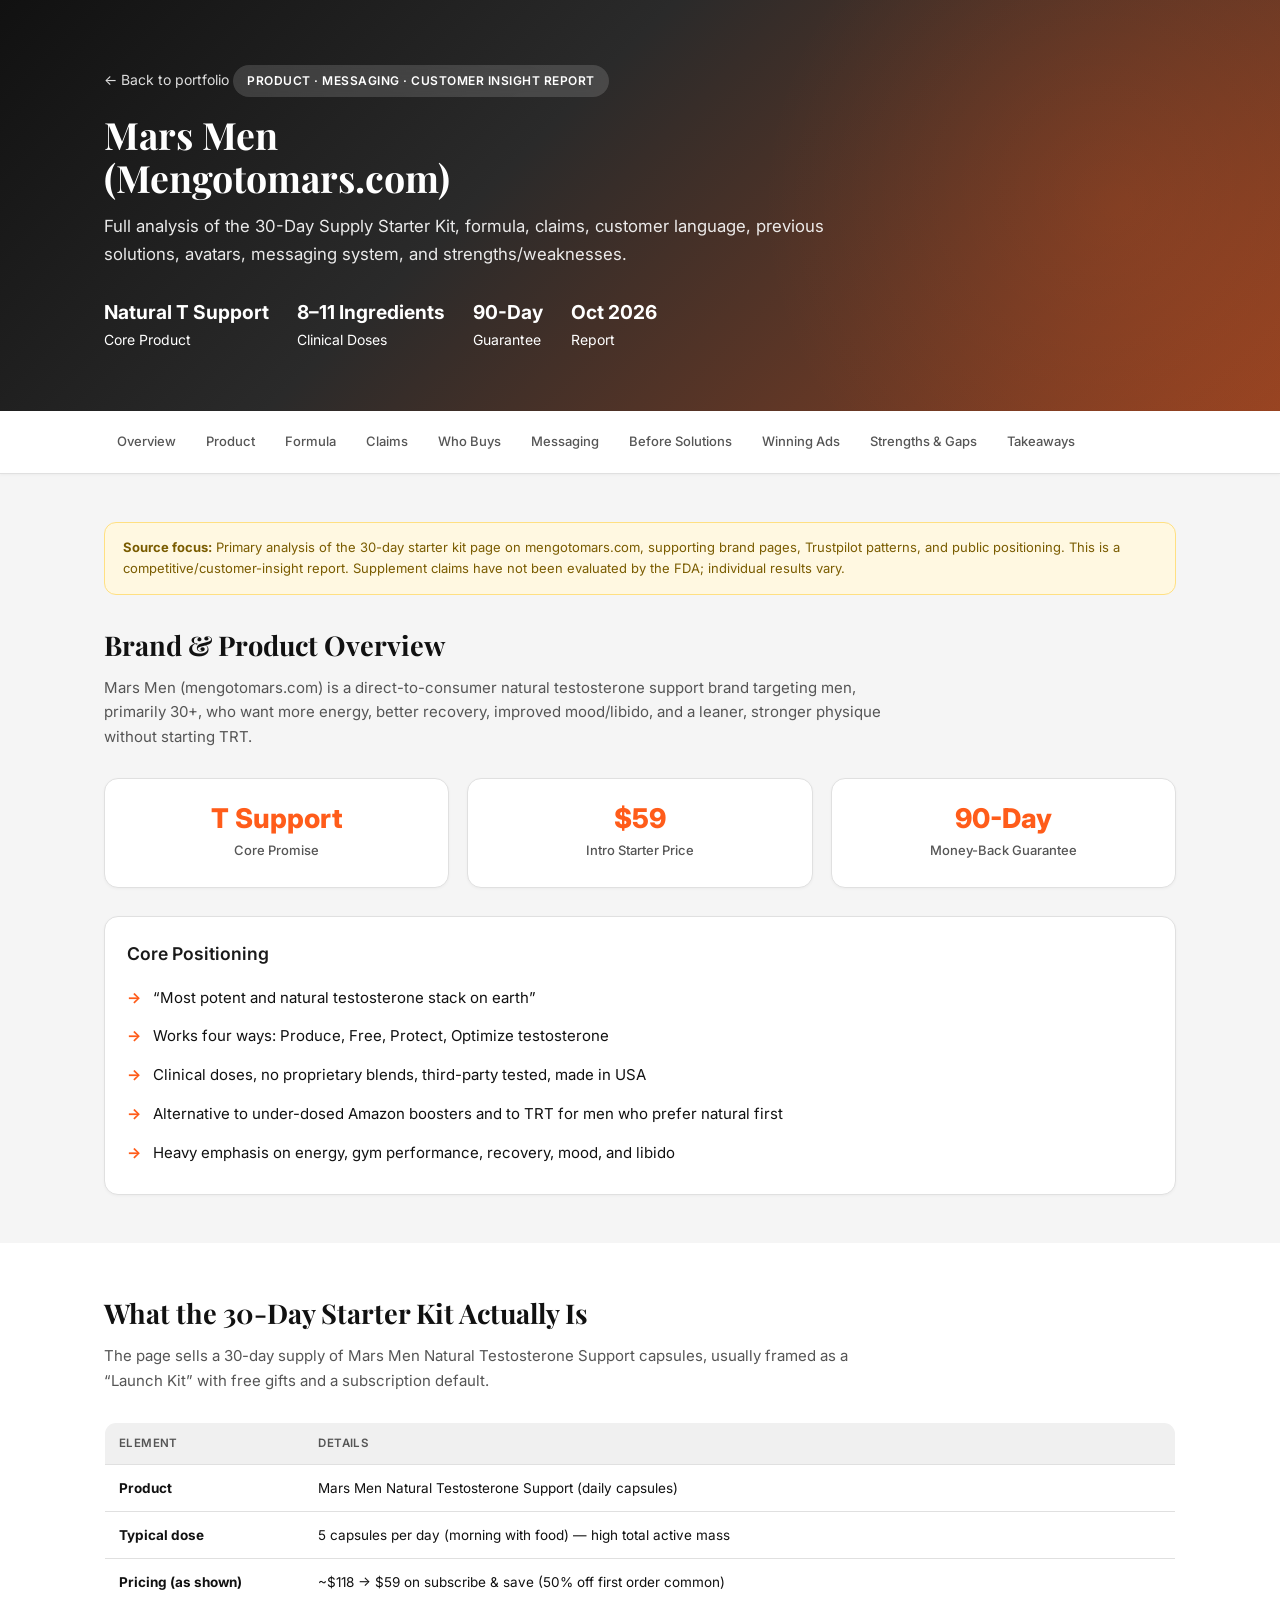
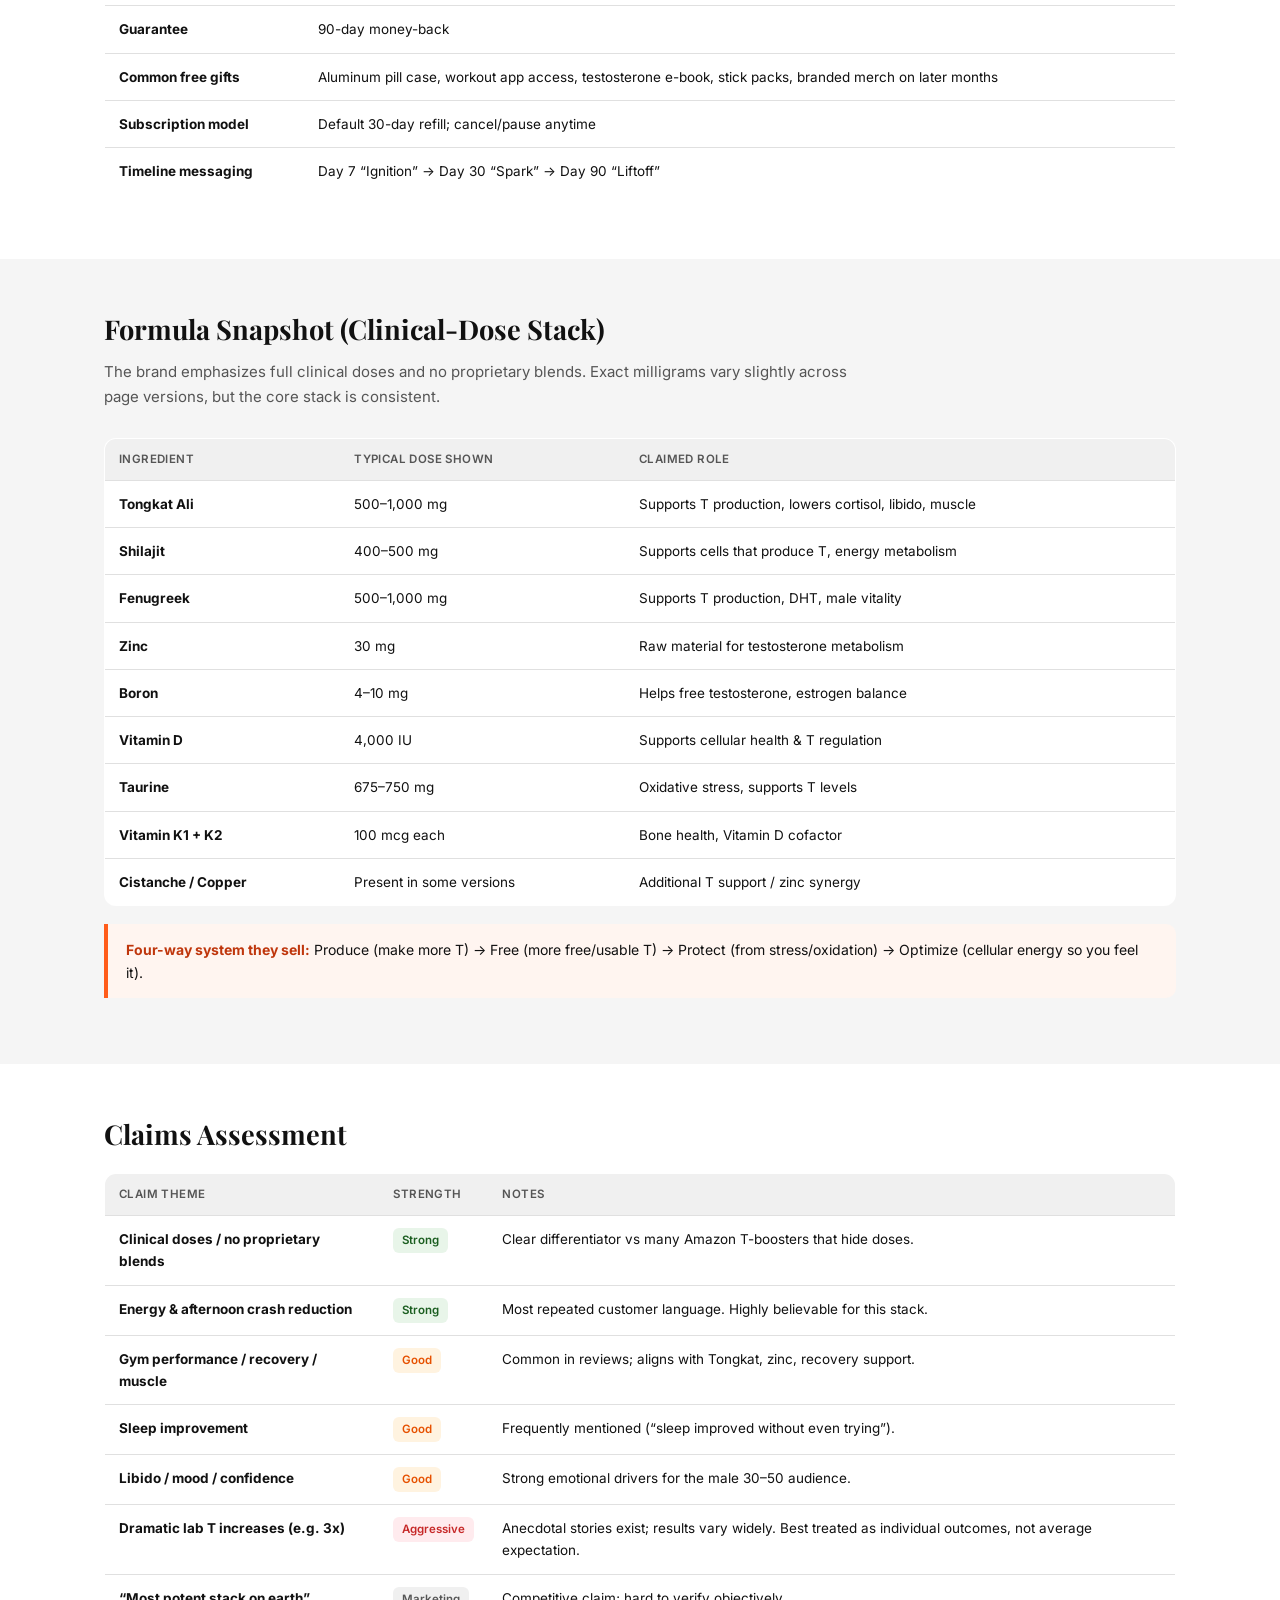
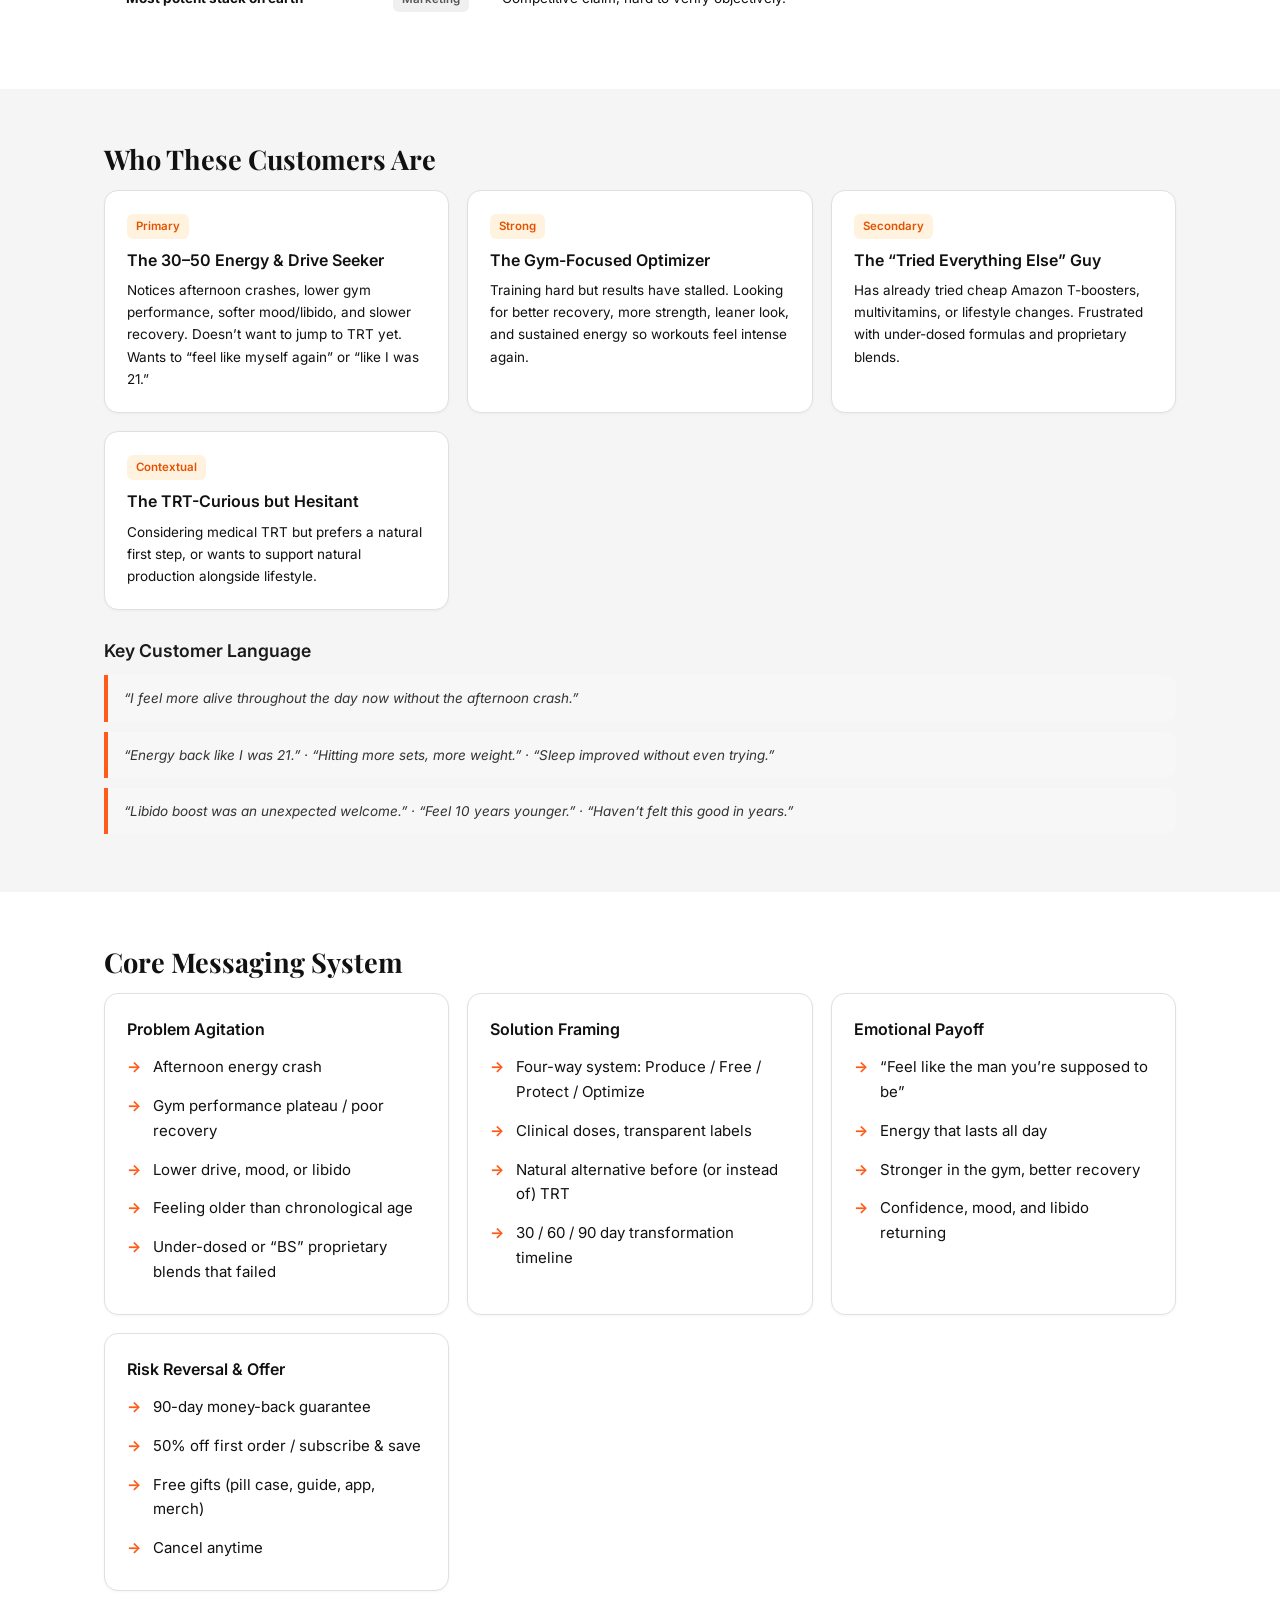
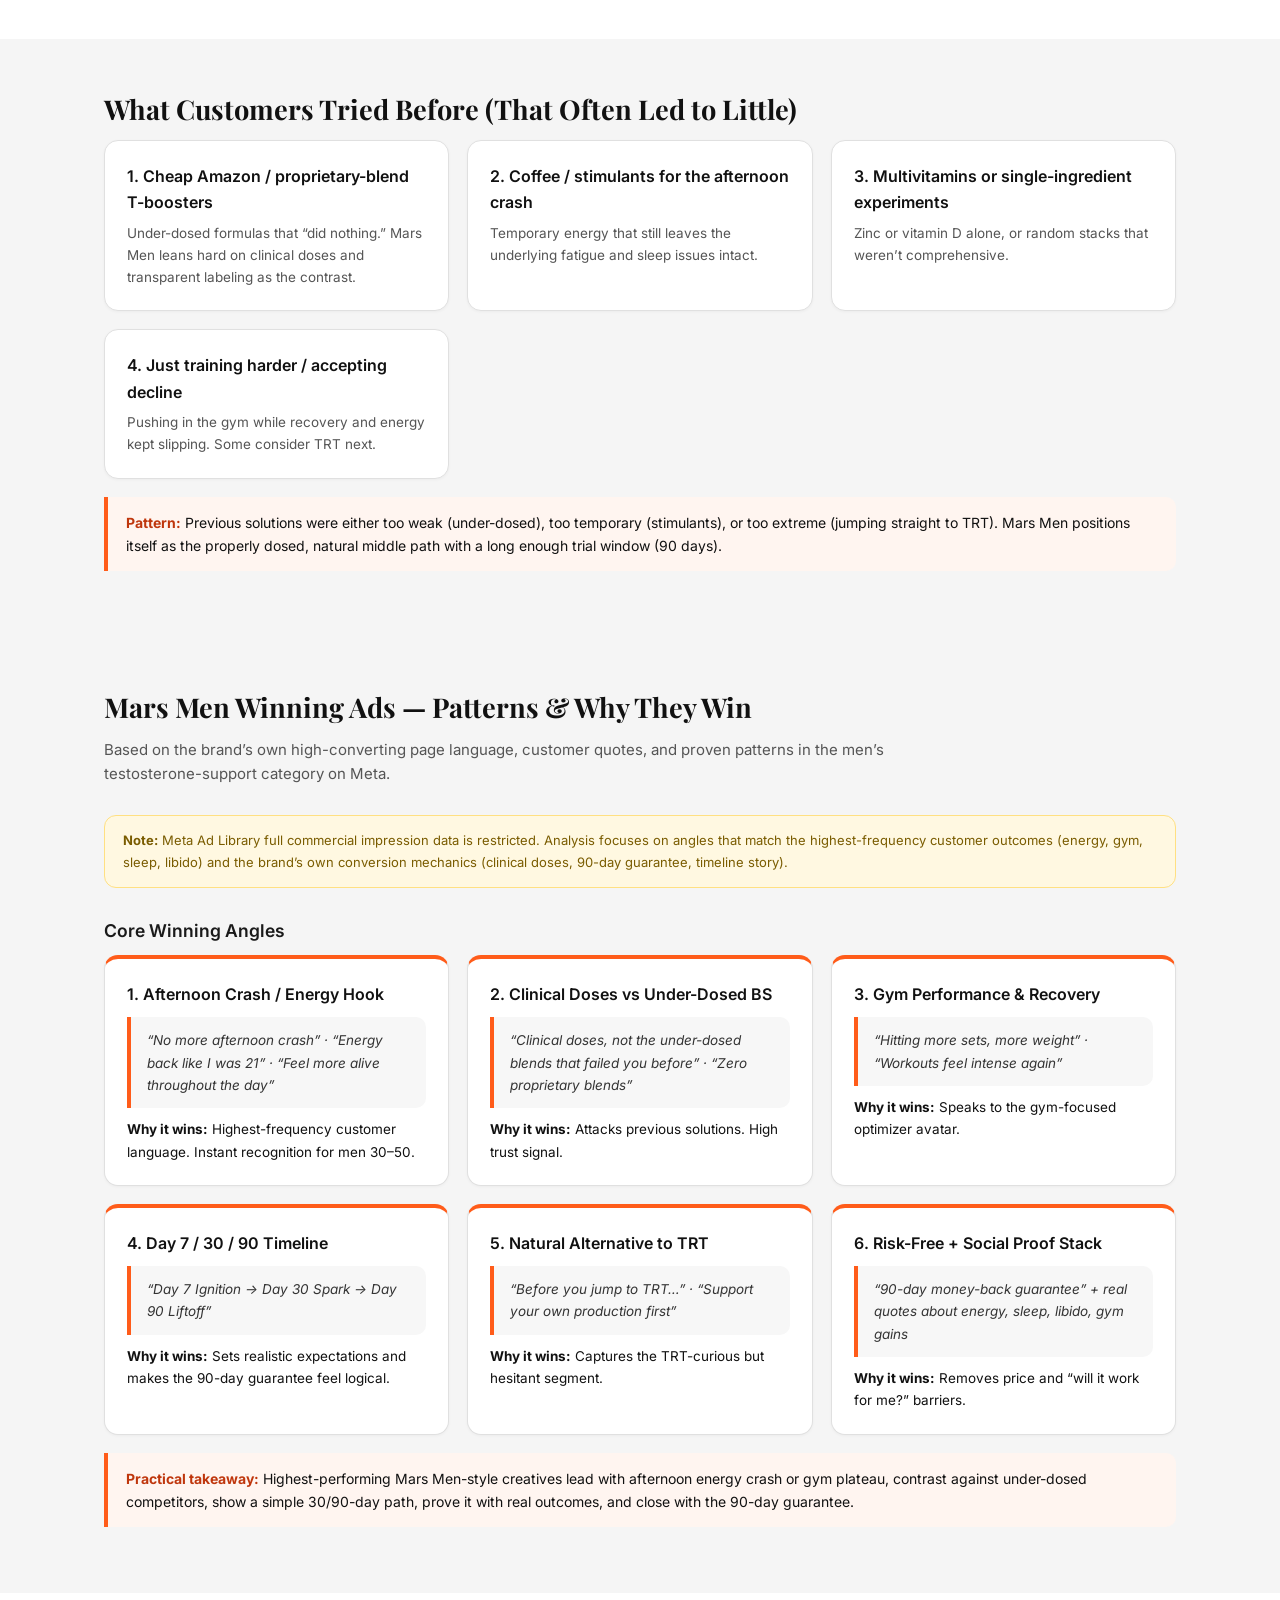
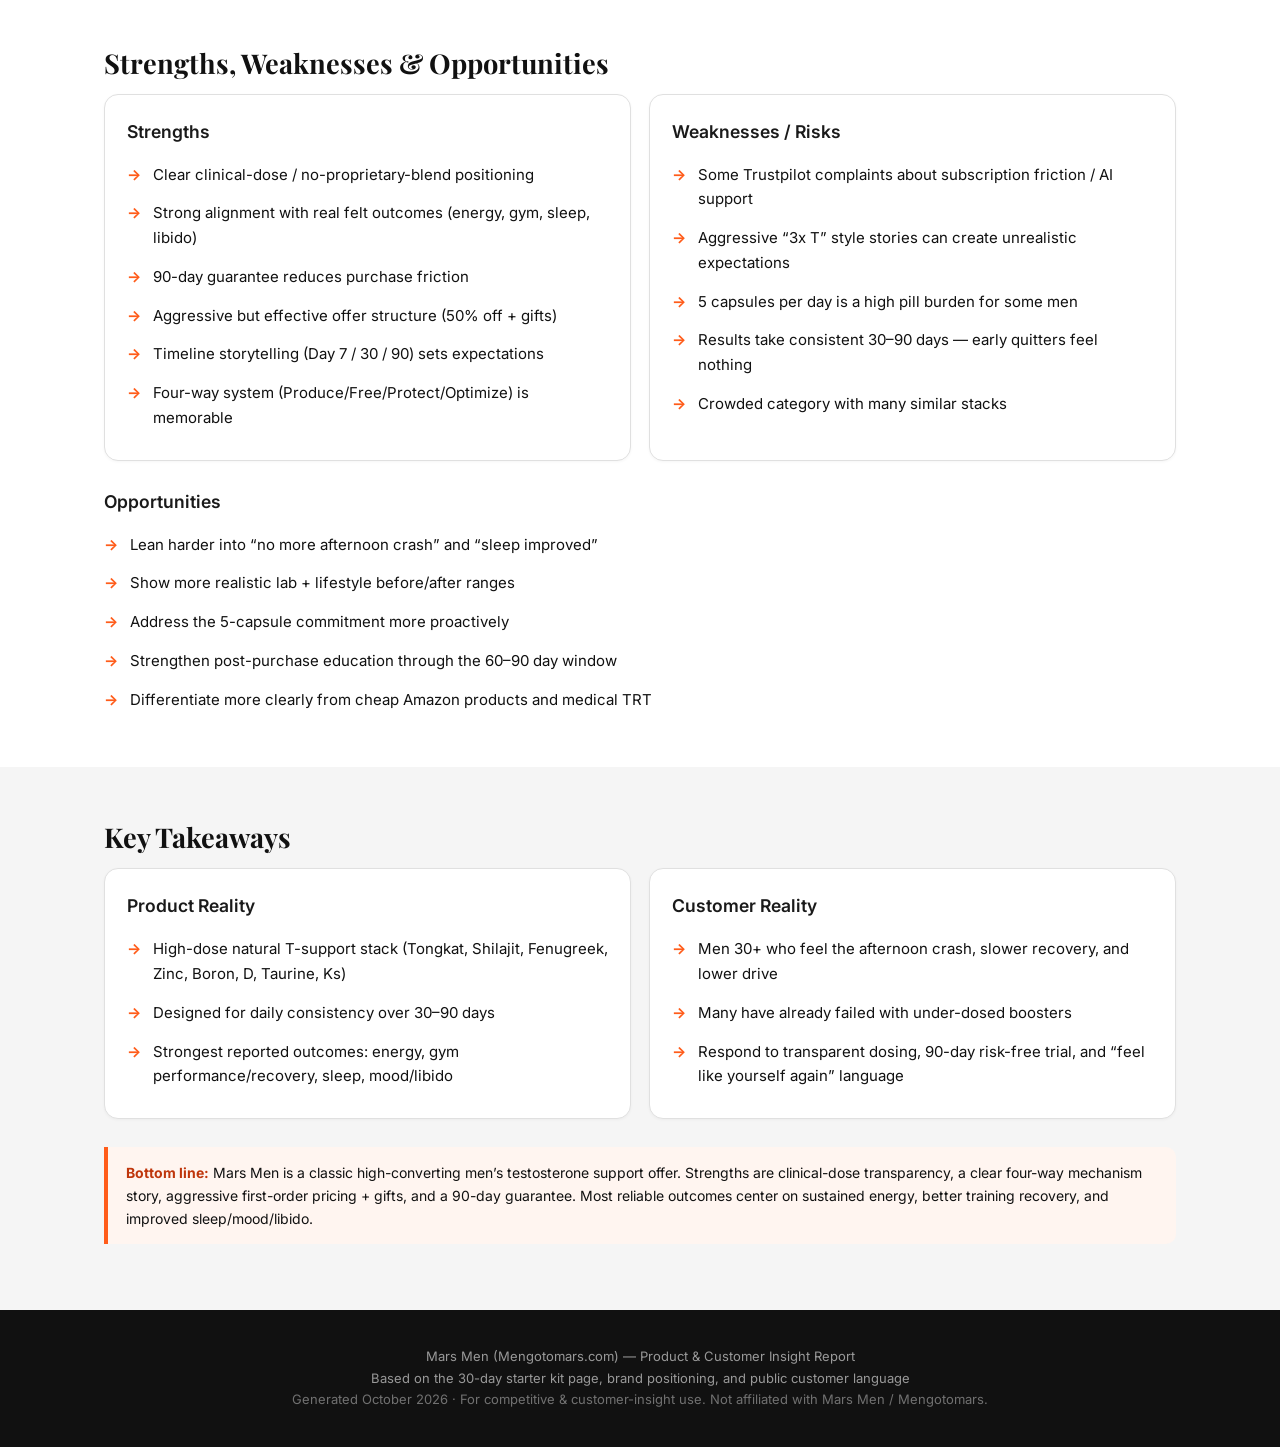
<file: marsmen-insight-report.html>
<!DOCTYPE html>
<html lang="en">
<head>
  <meta charset="UTF-8">
  <meta name="viewport" content="width=device-width, initial-scale=1.0">
  <title>Mars Men (Mengotomars) — Product & Customer Insight Report</title>
  <link rel="preconnect" href="https://fonts.googleapis.com">
  <link rel="preconnect" href="https://fonts.gstatic.com" crossorigin>
  <link href="https://fonts.googleapis.com/css2?family=Inter:wght@300;400;500;600;700;800&family=Playfair+Display:wght@600;700&display=swap" rel="stylesheet">
  <style>
    :root {
      --primary: #1a1a1a;
      --primary-dark: #0d0d0d;
      --primary-light: #ff5c1a;
      --accent: #ff5c1a;
      --bg: #f5f5f5;
      --card: #ffffff;
      --text: #111;
      --text-muted: #555;
      --border: #e0e0e0;
      --success: #2e7d32;
      --warning: #e65100;
    }
    * { box-sizing: border-box; margin: 0; padding: 0; }
    body {
      font-family: 'Inter', -apple-system, BlinkMacSystemFont, sans-serif;
      background: var(--bg);
      color: var(--text);
      line-height: 1.65;
      font-size: 15px;
    }
    .container { max-width: 1120px; margin: 0 auto; padding: 0 24px; }
    header {
      background: linear-gradient(135deg, #111 0%, #2a2a2a 40%, #ff5c1a 160%);
      color: white;
      padding: 52px 0 60px;
      position: relative;
      overflow: hidden;
    }
    header::before {
      content: '';
      position: absolute;
      top: -40%;
      right: -15%;
      width: 55%;
      height: 180%;
      background: radial-gradient(circle, rgba(255,92,26,0.15) 0%, transparent 70%);
    }
    .header-content { position: relative; z-index: 1; }
    .badge {
      display: inline-block;
      background: rgba(255,255,255,0.15);
      backdrop-filter: blur(8px);
      padding: 6px 14px;
      border-radius: 999px;
      font-size: 12px;
      font-weight: 600;
      letter-spacing: 0.5px;
      text-transform: uppercase;
      margin-bottom: 16px;
    }
    h1 {
      font-family: 'Playfair Display', serif;
      font-size: 2.35rem;
      font-weight: 700;
      line-height: 1.15;
      margin-bottom: 14px;
    }
    .subtitle { font-size: 1.05rem; opacity: 0.9; max-width: 780px; }
    .meta-row {
      display: flex;
      flex-wrap: wrap;
      gap: 28px;
      margin-top: 28px;
      font-size: 14px;
    }
    .meta-item strong { display: block; font-size: 1.2rem; font-weight: 700; }
    nav {
      background: var(--card);
      border-bottom: 1px solid var(--border);
      position: sticky;
      top: 0;
      z-index: 100;
      box-shadow: 0 1px 3px rgba(0,0,0,0.04);
    }
    nav .container {
      display: flex;
      gap: 4px;
      overflow-x: auto;
      padding: 12px 24px;
      scrollbar-width: none;
    }
    nav a {
      white-space: nowrap;
      padding: 8px 13px;
      border-radius: 8px;
      color: var(--text-muted);
      text-decoration: none;
      font-size: 13px;
      font-weight: 500;
      transition: all 0.15s;
    }
    nav a:hover { background: #f0f0f0; color: var(--primary-light); }
    section { padding: 48px 0; }
    section.alt { background: white; }
    h2 {
      font-family: 'Playfair Display', serif;
      font-size: 1.7rem;
      font-weight: 700;
      margin-bottom: 8px;
    }
    .section-lead {
      color: var(--text-muted);
      margin-bottom: 28px;
      max-width: 780px;
    }
    h3 {
      font-size: 1.1rem;
      font-weight: 600;
      margin: 26px 0 10px;
      color: var(--primary);
    }
    h4 { font-size: 1rem; font-weight: 600; margin-bottom: 6px; }
    .grid { display: grid; gap: 18px; }
    .grid-2 { grid-template-columns: repeat(auto-fit, minmax(280px, 1fr)); }
    .grid-3 { grid-template-columns: repeat(auto-fit, minmax(240px, 1fr)); }
    .card {
      background: var(--card);
      border: 1px solid var(--border);
      border-radius: 14px;
      padding: 22px;
      box-shadow: 0 1px 3px rgba(0,0,0,0.04);
    }
    .card-stat { text-align: center; padding: 26px 14px; }
    .card-stat .number {
      font-size: 1.7rem;
      font-weight: 800;
      color: var(--primary-light);
      line-height: 1;
    }
    .card-stat .label {
      font-size: 13px;
      color: var(--text-muted);
      margin-top: 8px;
      font-weight: 500;
    }
    .quote {
      background: #f7f7f7;
      border-left: 4px solid var(--accent);
      padding: 12px 16px;
      border-radius: 0 10px 10px 0;
      font-size: 13.5px;
      color: #333;
      margin: 10px 0;
      font-style: italic;
    }
    table {
      width: 100%;
      border-collapse: collapse;
      font-size: 13.5px;
      background: white;
      border-radius: 12px;
      overflow: hidden;
      border: 1px solid var(--border);
      margin: 16px 0;
    }
    th {
      background: #f0f0f0;
      text-align: left;
      padding: 11px 14px;
      font-weight: 600;
      font-size: 11.5px;
      text-transform: uppercase;
      letter-spacing: 0.4px;
      color: var(--text-muted);
    }
    td {
      padding: 12px 14px;
      border-top: 1px solid var(--border);
      vertical-align: top;
    }
    tr:hover td { background: #fafafa; }
    .tag {
      display: inline-block;
      padding: 3px 9px;
      border-radius: 6px;
      font-size: 11.5px;
      font-weight: 600;
    }
    .tag-pos { background: #e8f5e9; color: #1b5e20; }
    .tag-strong { background: #fff3e0; color: #e65100; }
    .tag-neutral { background: #f0f0f0; color: #555; }
    .tag-warn { background: #ffebee; color: #c62828; }
    ul.clean { list-style: none; }
    ul.clean li {
      padding: 7px 0 7px 26px;
      position: relative;
    }
    ul.clean li::before {
      content: '→';
      position: absolute;
      left: 0;
      color: var(--primary-light);
      font-weight: 700;
    }
    .callout {
      background: #fff5f0;
      border-left: 4px solid var(--accent);
      padding: 14px 18px;
      border-radius: 0 10px 10px 0;
      margin: 18px 0;
      font-size: 14px;
    }
    .callout strong { color: #bf360c; }
    .disclaimer {
      background: #fff8e1;
      border: 1px solid #ffe082;
      border-radius: 12px;
      padding: 14px 18px;
      font-size: 13px;
      color: #7a5c00;
      margin-bottom: 28px;
    }
    footer {
      background: #111;
      color: #999;
      padding: 36px 0;
      font-size: 13px;
      text-align: center;
    }
    .back-link { display:inline-block; margin: 16px 0 0; color: rgba(255,255,255,0.85); font-size: 14px; text-decoration:none; }
    .back-link:hover { text-decoration: underline; }
    @media (max-width: 768px) {
      h1 { font-size: 1.7rem; }
      .grid-2, .grid-3 { grid-template-columns: 1fr; }
    }
  </style>
</head>
<body>

<header>
  <div class="container header-content">
    <a class="back-link" href="index.html">← Back to portfolio</a>
    <div class="badge">Product · Messaging · Customer Insight Report</div>
    <h1>Mars Men<br>(Mengotomars.com)</h1>
    <p class="subtitle">Full analysis of the 30-Day Supply Starter Kit, formula, claims, customer language, previous solutions, avatars, messaging system, and strengths/weaknesses.</p>
    <div class="meta-row">
      <div class="meta-item"><strong>Natural T Support</strong> Core Product</div>
      <div class="meta-item"><strong>8–11 Ingredients</strong> Clinical Doses</div>
      <div class="meta-item"><strong>90-Day</strong> Guarantee</div>
      <div class="meta-item"><strong>Oct 2026</strong> Report</div>
    </div>
  </div>
</header>

<nav>
  <div class="container">
    <a href="#overview">Overview</a>
    <a href="#product">Product</a>
    <a href="#formula">Formula</a>
    <a href="#claims">Claims</a>
    <a href="#customers">Who Buys</a>
    <a href="#messaging">Messaging</a>
    <a href="#previous">Before Solutions</a>
    <a href="#ads">Winning Ads</a>
    <a href="#strengths">Strengths & Gaps</a>
    <a href="#summary">Takeaways</a>
  </div>
</nav>

<main>

  <section id="overview">
    <div class="container">
      <div class="disclaimer">
        <strong>Source focus:</strong> Primary analysis of the 30-day starter kit page on mengotomars.com, supporting brand pages, Trustpilot patterns, and public positioning. This is a competitive/customer-insight report. Supplement claims have not been evaluated by the FDA; individual results vary.
      </div>

      <h2>Brand & Product Overview</h2>
      <p class="section-lead">Mars Men (mengotomars.com) is a direct-to-consumer natural testosterone support brand targeting men, primarily 30+, who want more energy, better recovery, improved mood/libido, and a leaner, stronger physique without starting TRT.</p>

      <div class="grid grid-3" style="margin-bottom:28px;">
        <div class="card card-stat">
          <div class="number">T Support</div>
          <div class="label">Core Promise</div>
        </div>
        <div class="card card-stat">
          <div class="number">$59</div>
          <div class="label">Intro Starter Price</div>
        </div>
        <div class="card card-stat">
          <div class="number">90-Day</div>
          <div class="label">Money-Back Guarantee</div>
        </div>
      </div>

      <div class="card">
        <h3 style="margin-top:0">Core Positioning</h3>
        <ul class="clean">
          <li>“Most potent and natural testosterone stack on earth”</li>
          <li>Works four ways: Produce, Free, Protect, Optimize testosterone</li>
          <li>Clinical doses, no proprietary blends, third-party tested, made in USA</li>
          <li>Alternative to under-dosed Amazon boosters and to TRT for men who prefer natural first</li>
          <li>Heavy emphasis on energy, gym performance, recovery, mood, and libido</li>
        </ul>
      </div>
    </div>
  </section>

  <section id="product" class="alt">
    <div class="container">
      <h2>What the 30-Day Starter Kit Actually Is</h2>
      <p class="section-lead">The page sells a 30-day supply of Mars Men Natural Testosterone Support capsules, usually framed as a “Launch Kit” with free gifts and a subscription default.</p>

      <table>
        <thead>
          <tr>
            <th>Element</th>
            <th>Details</th>
          </tr>
        </thead>
        <tbody>
          <tr>
            <td><strong>Product</strong></td>
            <td>Mars Men Natural Testosterone Support (daily capsules)</td>
          </tr>
          <tr>
            <td><strong>Typical dose</strong></td>
            <td>5 capsules per day (morning with food) — high total active mass</td>
          </tr>
          <tr>
            <td><strong>Pricing (as shown)</strong></td>
            <td>~$118 → $59 on subscribe & save (50% off first order common)</td>
          </tr>
          <tr>
            <td><strong>Guarantee</strong></td>
            <td>90-day money-back</td>
          </tr>
          <tr>
            <td><strong>Common free gifts</strong></td>
            <td>Aluminum pill case, workout app access, testosterone e-book, stick packs, branded merch on later months</td>
          </tr>
          <tr>
            <td><strong>Subscription model</strong></td>
            <td>Default 30-day refill; cancel/pause anytime</td>
          </tr>
          <tr>
            <td><strong>Timeline messaging</strong></td>
            <td>Day 7 “Ignition” → Day 30 “Spark” → Day 90 “Liftoff”</td>
          </tr>
        </tbody>
      </table>
    </div>
  </section>

  <section id="formula">
    <div class="container">
      <h2>Formula Snapshot (Clinical-Dose Stack)</h2>
      <p class="section-lead">The brand emphasizes full clinical doses and no proprietary blends. Exact milligrams vary slightly across page versions, but the core stack is consistent.</p>

      <table>
        <thead>
          <tr>
            <th>Ingredient</th>
            <th>Typical Dose Shown</th>
            <th>Claimed Role</th>
          </tr>
        </thead>
        <tbody>
          <tr>
            <td><strong>Tongkat Ali</strong></td>
            <td>500–1,000 mg</td>
            <td>Supports T production, lowers cortisol, libido, muscle</td>
          </tr>
          <tr>
            <td><strong>Shilajit</strong></td>
            <td>400–500 mg</td>
            <td>Supports cells that produce T, energy metabolism</td>
          </tr>
          <tr>
            <td><strong>Fenugreek</strong></td>
            <td>500–1,000 mg</td>
            <td>Supports T production, DHT, male vitality</td>
          </tr>
          <tr>
            <td><strong>Zinc</strong></td>
            <td>30 mg</td>
            <td>Raw material for testosterone metabolism</td>
          </tr>
          <tr>
            <td><strong>Boron</strong></td>
            <td>4–10 mg</td>
            <td>Helps free testosterone, estrogen balance</td>
          </tr>
          <tr>
            <td><strong>Vitamin D</strong></td>
            <td>4,000 IU</td>
            <td>Supports cellular health & T regulation</td>
          </tr>
          <tr>
            <td><strong>Taurine</strong></td>
            <td>675–750 mg</td>
            <td>Oxidative stress, supports T levels</td>
          </tr>
          <tr>
            <td><strong>Vitamin K1 + K2</strong></td>
            <td>100 mcg each</td>
            <td>Bone health, Vitamin D cofactor</td>
          </tr>
          <tr>
            <td><strong>Cistanche / Copper</strong></td>
            <td>Present in some versions</td>
            <td>Additional T support / zinc synergy</td>
          </tr>
        </tbody>
      </table>

      <div class="callout">
        <strong>Four-way system they sell:</strong> Produce (make more T) → Free (more free/usable T) → Protect (from stress/oxidation) → Optimize (cellular energy so you feel it).
      </div>
    </div>
  </section>

  <section id="claims" class="alt">
    <div class="container">
      <h2>Claims Assessment</h2>

      <table>
        <thead>
          <tr>
            <th>Claim Theme</th>
            <th>Strength</th>
            <th>Notes</th>
          </tr>
        </thead>
        <tbody>
          <tr>
            <td><strong>Clinical doses / no proprietary blends</strong></td>
            <td><span class="tag tag-pos">Strong</span></td>
            <td>Clear differentiator vs many Amazon T-boosters that hide doses.</td>
          </tr>
          <tr>
            <td><strong>Energy & afternoon crash reduction</strong></td>
            <td><span class="tag tag-pos">Strong</span></td>
            <td>Most repeated customer language. Highly believable for this stack.</td>
          </tr>
          <tr>
            <td><strong>Gym performance / recovery / muscle</strong></td>
            <td><span class="tag tag-strong">Good</span></td>
            <td>Common in reviews; aligns with Tongkat, zinc, recovery support.</td>
          </tr>
          <tr>
            <td><strong>Sleep improvement</strong></td>
            <td><span class="tag tag-strong">Good</span></td>
            <td>Frequently mentioned (“sleep improved without even trying”).</td>
          </tr>
          <tr>
            <td><strong>Libido / mood / confidence</strong></td>
            <td><span class="tag tag-strong">Good</span></td>
            <td>Strong emotional drivers for the male 30–50 audience.</td>
          </tr>
          <tr>
            <td><strong>Dramatic lab T increases (e.g. 3x)</strong></td>
            <td><span class="tag tag-warn">Aggressive</span></td>
            <td>Anecdotal stories exist; results vary widely. Best treated as individual outcomes, not average expectation.</td>
          </tr>
          <tr>
            <td><strong>“Most potent stack on earth”</strong></td>
            <td><span class="tag tag-neutral">Marketing</span></td>
            <td>Competitive claim; hard to verify objectively.</td>
          </tr>
        </tbody>
      </table>
    </div>
  </section>

  <section id="customers">
    <div class="container">
      <h2>Who These Customers Are</h2>

      <div class="grid grid-2">
        <div class="card">
          <span class="tag tag-strong">Primary</span>
          <h4 style="margin-top:8px;">The 30–50 Energy & Drive Seeker</h4>
          <p style="font-size:13.5px;">Notices afternoon crashes, lower gym performance, softer mood/libido, and slower recovery. Doesn’t want to jump to TRT yet. Wants to “feel like myself again” or “like I was 21.”</p>
        </div>
        <div class="card">
          <span class="tag tag-strong">Strong</span>
          <h4 style="margin-top:8px;">The Gym-Focused Optimizer</h4>
          <p style="font-size:13.5px;">Training hard but results have stalled. Looking for better recovery, more strength, leaner look, and sustained energy so workouts feel intense again.</p>
        </div>
        <div class="card">
          <span class="tag tag-strong">Secondary</span>
          <h4 style="margin-top:8px;">The “Tried Everything Else” Guy</h4>
          <p style="font-size:13.5px;">Has already tried cheap Amazon T-boosters, multivitamins, or lifestyle changes. Frustrated with under-dosed formulas and proprietary blends.</p>
        </div>
        <div class="card">
          <span class="tag tag-strong">Contextual</span>
          <h4 style="margin-top:8px;">The TRT-Curious but Hesitant</h4>
          <p style="font-size:13.5px;">Considering medical TRT but prefers a natural first step, or wants to support natural production alongside lifestyle.</p>
        </div>
      </div>

      <h3>Key Customer Language</h3>
      <div class="quote">“I feel more alive throughout the day now without the afternoon crash.”</div>
      <div class="quote">“Energy back like I was 21.” · “Hitting more sets, more weight.” · “Sleep improved without even trying.”</div>
      <div class="quote">“Libido boost was an unexpected welcome.” · “Feel 10 years younger.” · “Haven’t felt this good in years.”</div>
    </div>
  </section>

  <section id="messaging" class="alt">
    <div class="container">
      <h2>Core Messaging System</h2>

      <div class="grid grid-2">
        <div class="card">
          <h4>Problem Agitation</h4>
          <ul class="clean">
            <li>Afternoon energy crash</li>
            <li>Gym performance plateau / poor recovery</li>
            <li>Lower drive, mood, or libido</li>
            <li>Feeling older than chronological age</li>
            <li>Under-dosed or “BS” proprietary blends that failed</li>
          </ul>
        </div>
        <div class="card">
          <h4>Solution Framing</h4>
          <ul class="clean">
            <li>Four-way system: Produce / Free / Protect / Optimize</li>
            <li>Clinical doses, transparent labels</li>
            <li>Natural alternative before (or instead of) TRT</li>
            <li>30 / 60 / 90 day transformation timeline</li>
          </ul>
        </div>
        <div class="card">
          <h4>Emotional Payoff</h4>
          <ul class="clean">
            <li>“Feel like the man you’re supposed to be”</li>
            <li>Energy that lasts all day</li>
            <li>Stronger in the gym, better recovery</li>
            <li>Confidence, mood, and libido returning</li>
          </ul>
        </div>
        <div class="card">
          <h4>Risk Reversal & Offer</h4>
          <ul class="clean">
            <li>90-day money-back guarantee</li>
            <li>50% off first order / subscribe & save</li>
            <li>Free gifts (pill case, guide, app, merch)</li>
            <li>Cancel anytime</li>
          </ul>
        </div>
      </div>
    </div>
  </section>

  <section id="previous">
    <div class="container">
      <h2>What Customers Tried Before (That Often Led to Little)</h2>

      <div class="grid grid-2">
        <div class="card">
          <h4>1. Cheap Amazon / proprietary-blend T-boosters</h4>
          <p style="font-size:13.5px;color:var(--text-muted);">Under-dosed formulas that “did nothing.” Mars Men leans hard on clinical doses and transparent labeling as the contrast.</p>
        </div>
        <div class="card">
          <h4>2. Coffee / stimulants for the afternoon crash</h4>
          <p style="font-size:13.5px;color:var(--text-muted);">Temporary energy that still leaves the underlying fatigue and sleep issues intact.</p>
        </div>
        <div class="card">
          <h4>3. Multivitamins or single-ingredient experiments</h4>
          <p style="font-size:13.5px;color:var(--text-muted);">Zinc or vitamin D alone, or random stacks that weren’t comprehensive.</p>
        </div>
        <div class="card">
          <h4>4. Just training harder / accepting decline</h4>
          <p style="font-size:13.5px;color:var(--text-muted);">Pushing in the gym while recovery and energy kept slipping. Some consider TRT next.</p>
        </div>
      </div>

      <div class="callout">
        <strong>Pattern:</strong> Previous solutions were either too weak (under-dosed), too temporary (stimulants), or too extreme (jumping straight to TRT). Mars Men positions itself as the properly dosed, natural middle path with a long enough trial window (90 days).
      </div>
    </div>
  </section>

  <section id="ads">
    <div class="container">
      <h2>Mars Men Winning Ads — Patterns & Why They Win</h2>
      <p class="section-lead">Based on the brand’s own high-converting page language, customer quotes, and proven patterns in the men’s testosterone-support category on Meta.</p>

      <div class="disclaimer">
        <strong>Note:</strong> Meta Ad Library full commercial impression data is restricted. Analysis focuses on angles that match the highest-frequency customer outcomes (energy, gym, sleep, libido) and the brand’s own conversion mechanics (clinical doses, 90-day guarantee, timeline story).
      </div>

      <h3>Core Winning Angles</h3>
      <div class="grid grid-2">
        <div class="card" style="border-top:4px solid var(--accent);">
          <h4>1. Afternoon Crash / Energy Hook</h4>
          <div class="quote">“No more afternoon crash” · “Energy back like I was 21” · “Feel more alive throughout the day”</div>
          <p style="font-size:13.5px;margin-top:10px;"><strong>Why it wins:</strong> Highest-frequency customer language. Instant recognition for men 30–50.</p>
        </div>
        <div class="card" style="border-top:4px solid var(--accent);">
          <h4>2. Clinical Doses vs Under-Dosed BS</h4>
          <div class="quote">“Clinical doses, not the under-dosed blends that failed you before” · “Zero proprietary blends”</div>
          <p style="font-size:13.5px;margin-top:10px;"><strong>Why it wins:</strong> Attacks previous solutions. High trust signal.</p>
        </div>
        <div class="card" style="border-top:4px solid var(--accent);">
          <h4>3. Gym Performance & Recovery</h4>
          <div class="quote">“Hitting more sets, more weight” · “Workouts feel intense again”</div>
          <p style="font-size:13.5px;margin-top:10px;"><strong>Why it wins:</strong> Speaks to the gym-focused optimizer avatar.</p>
        </div>
        <div class="card" style="border-top:4px solid var(--accent);">
          <h4>4. Day 7 / 30 / 90 Timeline</h4>
          <div class="quote">“Day 7 Ignition → Day 30 Spark → Day 90 Liftoff”</div>
          <p style="font-size:13.5px;margin-top:10px;"><strong>Why it wins:</strong> Sets realistic expectations and makes the 90-day guarantee feel logical.</p>
        </div>
        <div class="card" style="border-top:4px solid var(--accent);">
          <h4>5. Natural Alternative to TRT</h4>
          <div class="quote">“Before you jump to TRT…” · “Support your own production first”</div>
          <p style="font-size:13.5px;margin-top:10px;"><strong>Why it wins:</strong> Captures the TRT-curious but hesitant segment.</p>
        </div>
        <div class="card" style="border-top:4px solid var(--accent);">
          <h4>6. Risk-Free + Social Proof Stack</h4>
          <div class="quote">“90-day money-back guarantee” + real quotes about energy, sleep, libido, gym gains</div>
          <p style="font-size:13.5px;margin-top:10px;"><strong>Why it wins:</strong> Removes price and “will it work for me?” barriers.</p>
        </div>
      </div>

      <div class="callout">
        <strong>Practical takeaway:</strong> Highest-performing Mars Men-style creatives lead with afternoon energy crash or gym plateau, contrast against under-dosed competitors, show a simple 30/90-day path, prove it with real outcomes, and close with the 90-day guarantee.
      </div>
    </div>
  </section>

  <section id="strengths" class="alt">
    <div class="container">
      <h2>Strengths, Weaknesses & Opportunities</h2>

      <div class="grid grid-2">
        <div class="card">
          <h3 style="margin-top:0">Strengths</h3>
          <ul class="clean">
            <li>Clear clinical-dose / no-proprietary-blend positioning</li>
            <li>Strong alignment with real felt outcomes (energy, gym, sleep, libido)</li>
            <li>90-day guarantee reduces purchase friction</li>
            <li>Aggressive but effective offer structure (50% off + gifts)</li>
            <li>Timeline storytelling (Day 7 / 30 / 90) sets expectations</li>
            <li>Four-way system (Produce/Free/Protect/Optimize) is memorable</li>
          </ul>
        </div>
        <div class="card">
          <h3 style="margin-top:0">Weaknesses / Risks</h3>
          <ul class="clean">
            <li>Some Trustpilot complaints about subscription friction / AI support</li>
            <li>Aggressive “3x T” style stories can create unrealistic expectations</li>
            <li>5 capsules per day is a high pill burden for some men</li>
            <li>Results take consistent 30–90 days — early quitters feel nothing</li>
            <li>Crowded category with many similar stacks</li>
          </ul>
        </div>
      </div>

      <h3>Opportunities</h3>
      <ul class="clean">
        <li>Lean harder into “no more afternoon crash” and “sleep improved”</li>
        <li>Show more realistic lab + lifestyle before/after ranges</li>
        <li>Address the 5-capsule commitment more proactively</li>
        <li>Strengthen post-purchase education through the 60–90 day window</li>
        <li>Differentiate more clearly from cheap Amazon products and medical TRT</li>
      </ul>
    </div>
  </section>

  <section id="summary">
    <div class="container">
      <h2>Key Takeaways</h2>

      <div class="grid grid-2">
        <div class="card">
          <h3 style="margin-top:0">Product Reality</h3>
          <ul class="clean">
            <li>High-dose natural T-support stack (Tongkat, Shilajit, Fenugreek, Zinc, Boron, D, Taurine, Ks)</li>
            <li>Designed for daily consistency over 30–90 days</li>
            <li>Strongest reported outcomes: energy, gym performance/recovery, sleep, mood/libido</li>
          </ul>
        </div>
        <div class="card">
          <h3 style="margin-top:0">Customer Reality</h3>
          <ul class="clean">
            <li>Men 30+ who feel the afternoon crash, slower recovery, and lower drive</li>
            <li>Many have already failed with under-dosed boosters</li>
            <li>Respond to transparent dosing, 90-day risk-free trial, and “feel like yourself again” language</li>
          </ul>
        </div>
      </div>

      <div class="callout" style="margin-top:28px;">
        <strong>Bottom line:</strong> Mars Men is a classic high-converting men’s testosterone support offer. Strengths are clinical-dose transparency, a clear four-way mechanism story, aggressive first-order pricing + gifts, and a 90-day guarantee. Most reliable outcomes center on sustained energy, better training recovery, and improved sleep/mood/libido.
      </div>
    </div>
  </section>

</main>

<footer>
  <div class="container">
    <p>Mars Men (Mengotomars.com) — Product & Customer Insight Report<br>
    Based on the 30-day starter kit page, brand positioning, and public customer language<br>
    <span style="opacity:0.7">Generated October 2026 · For competitive & customer-insight use. Not affiliated with Mars Men / Mengotomars.</span></p>
  </div>
</footer>

</body>
</html>
</file>
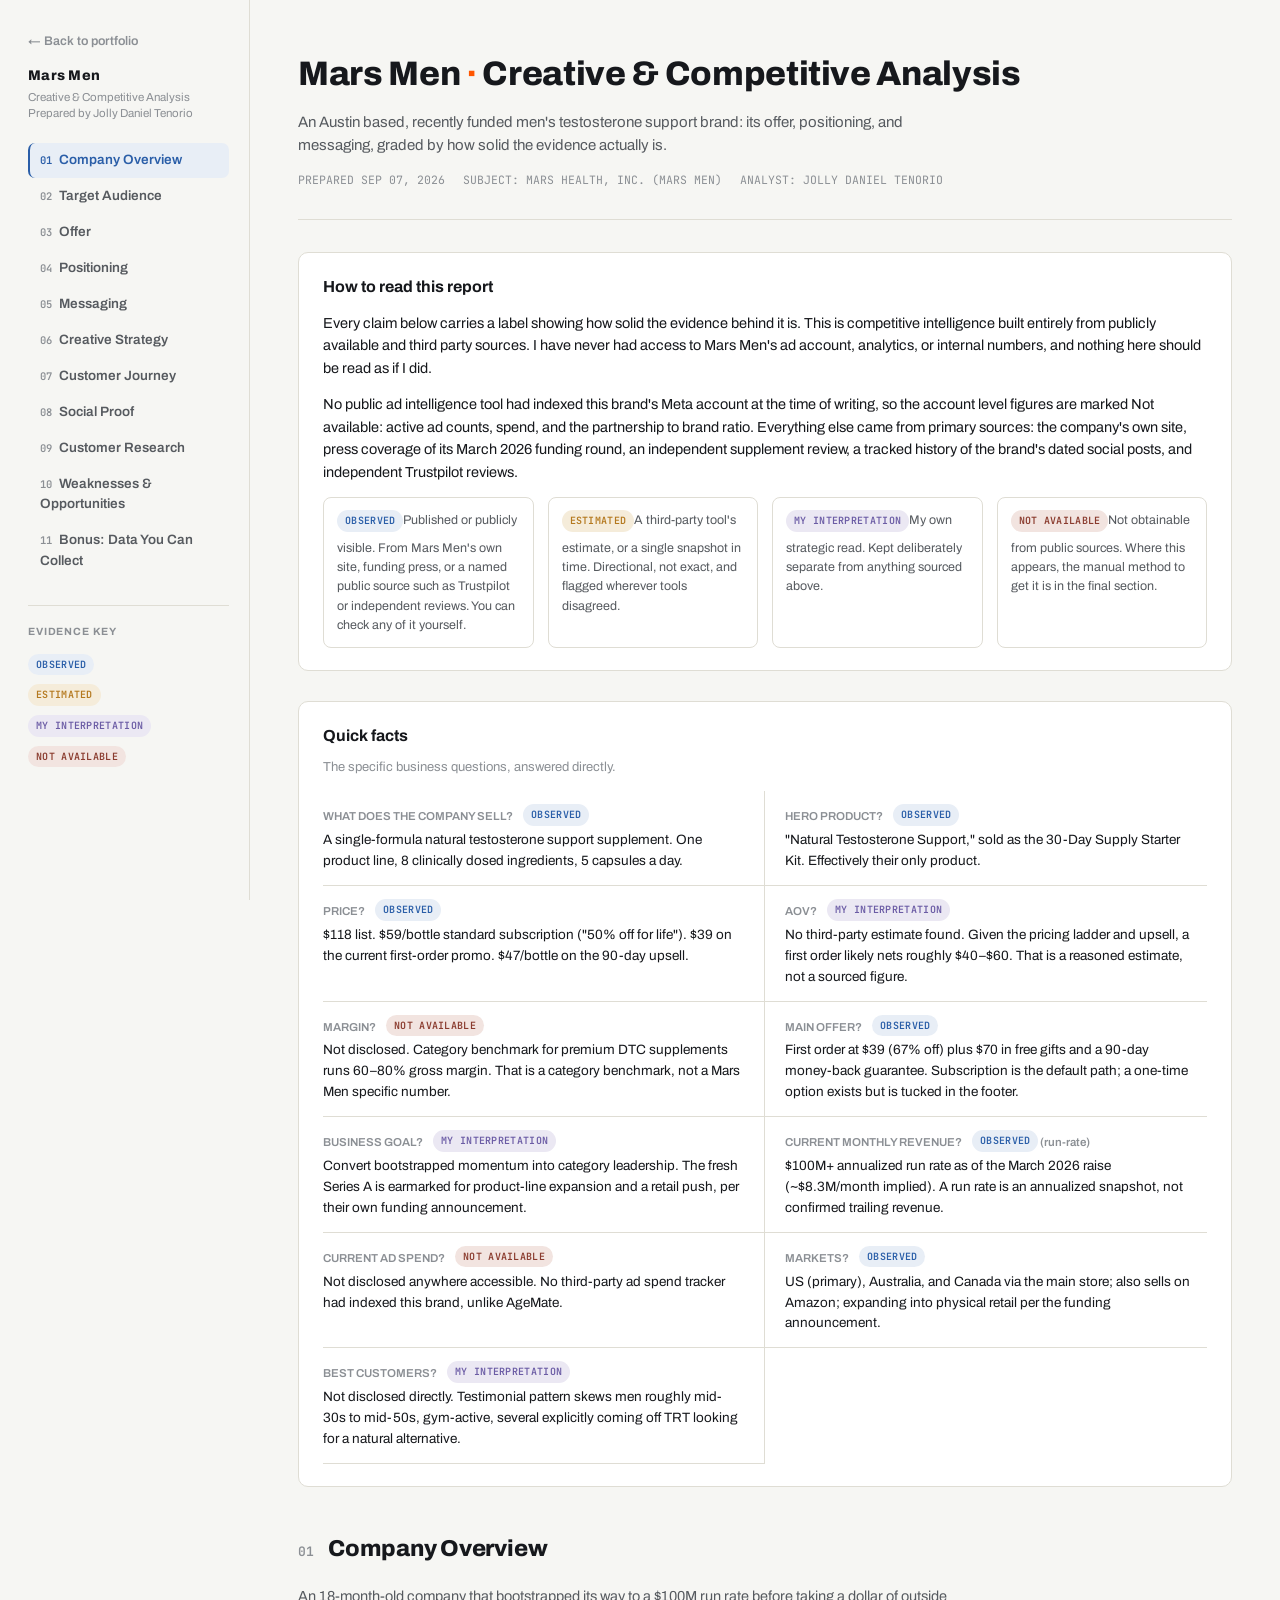
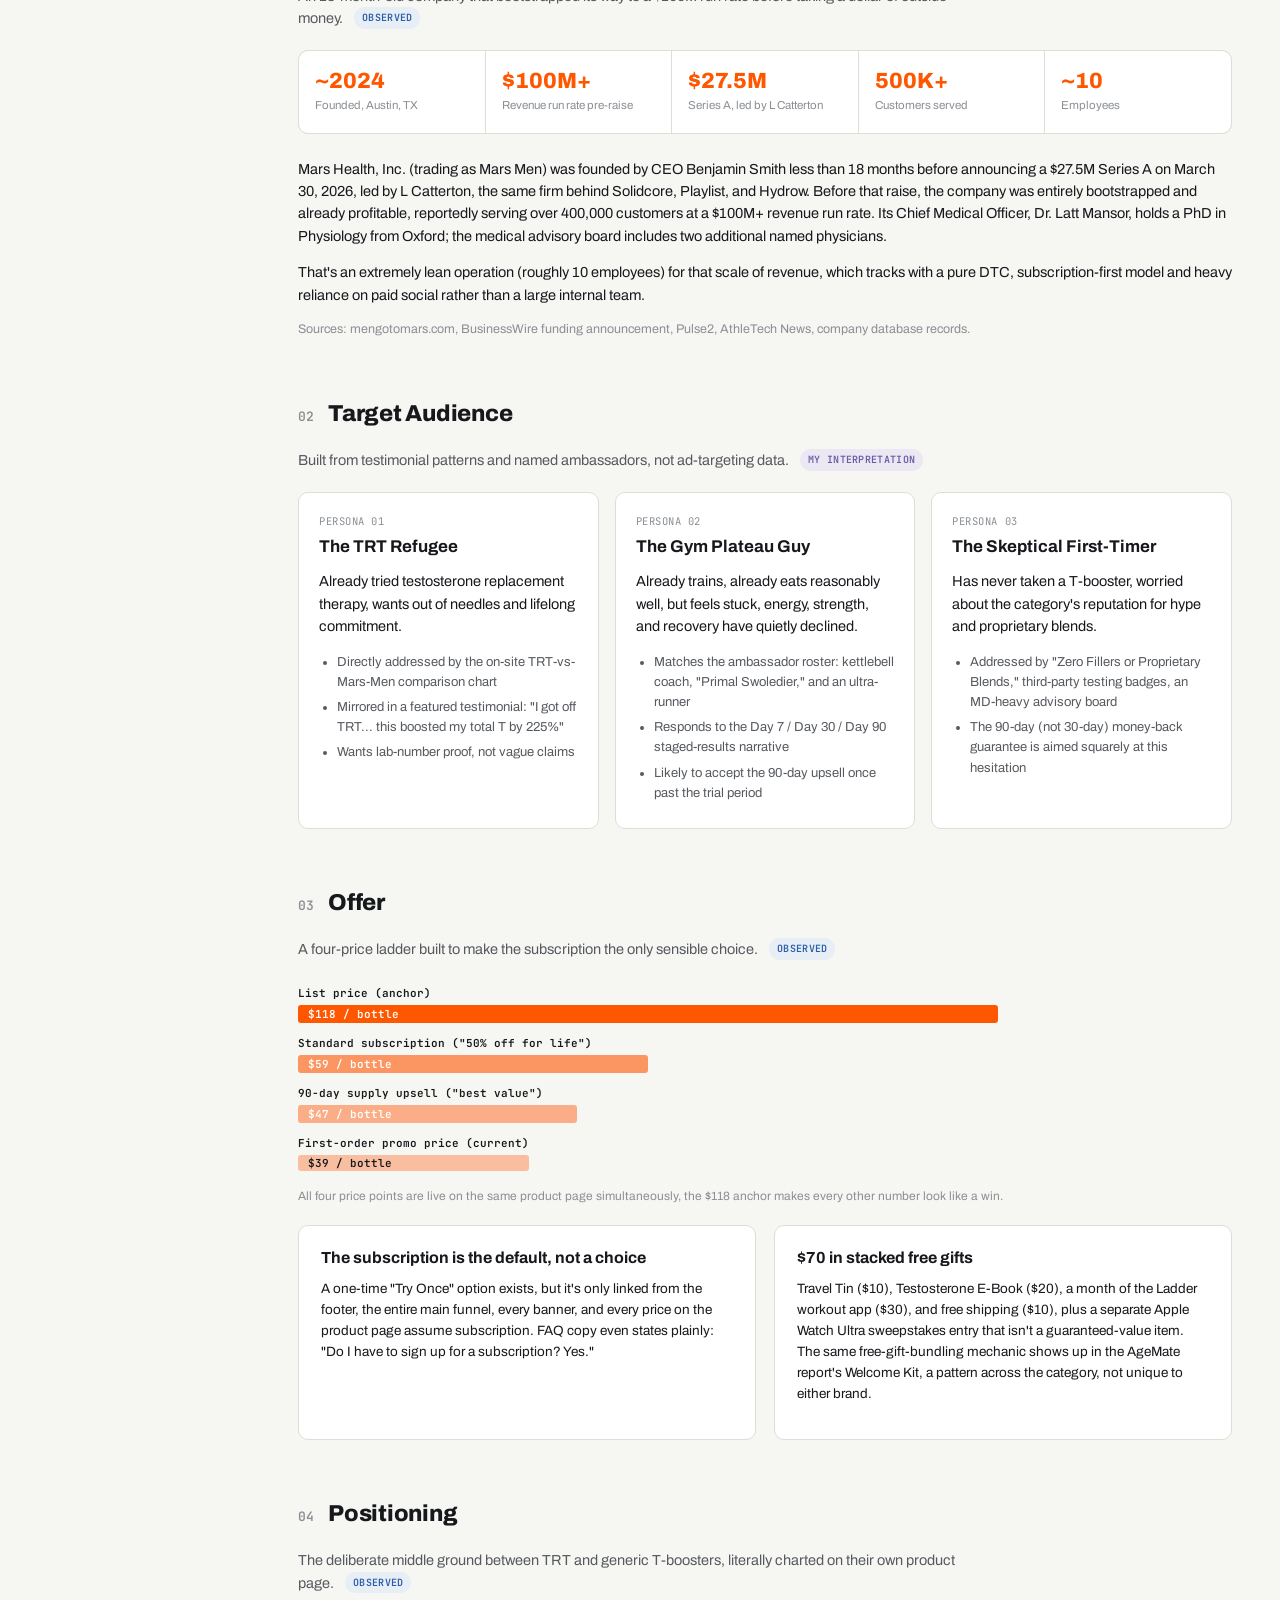
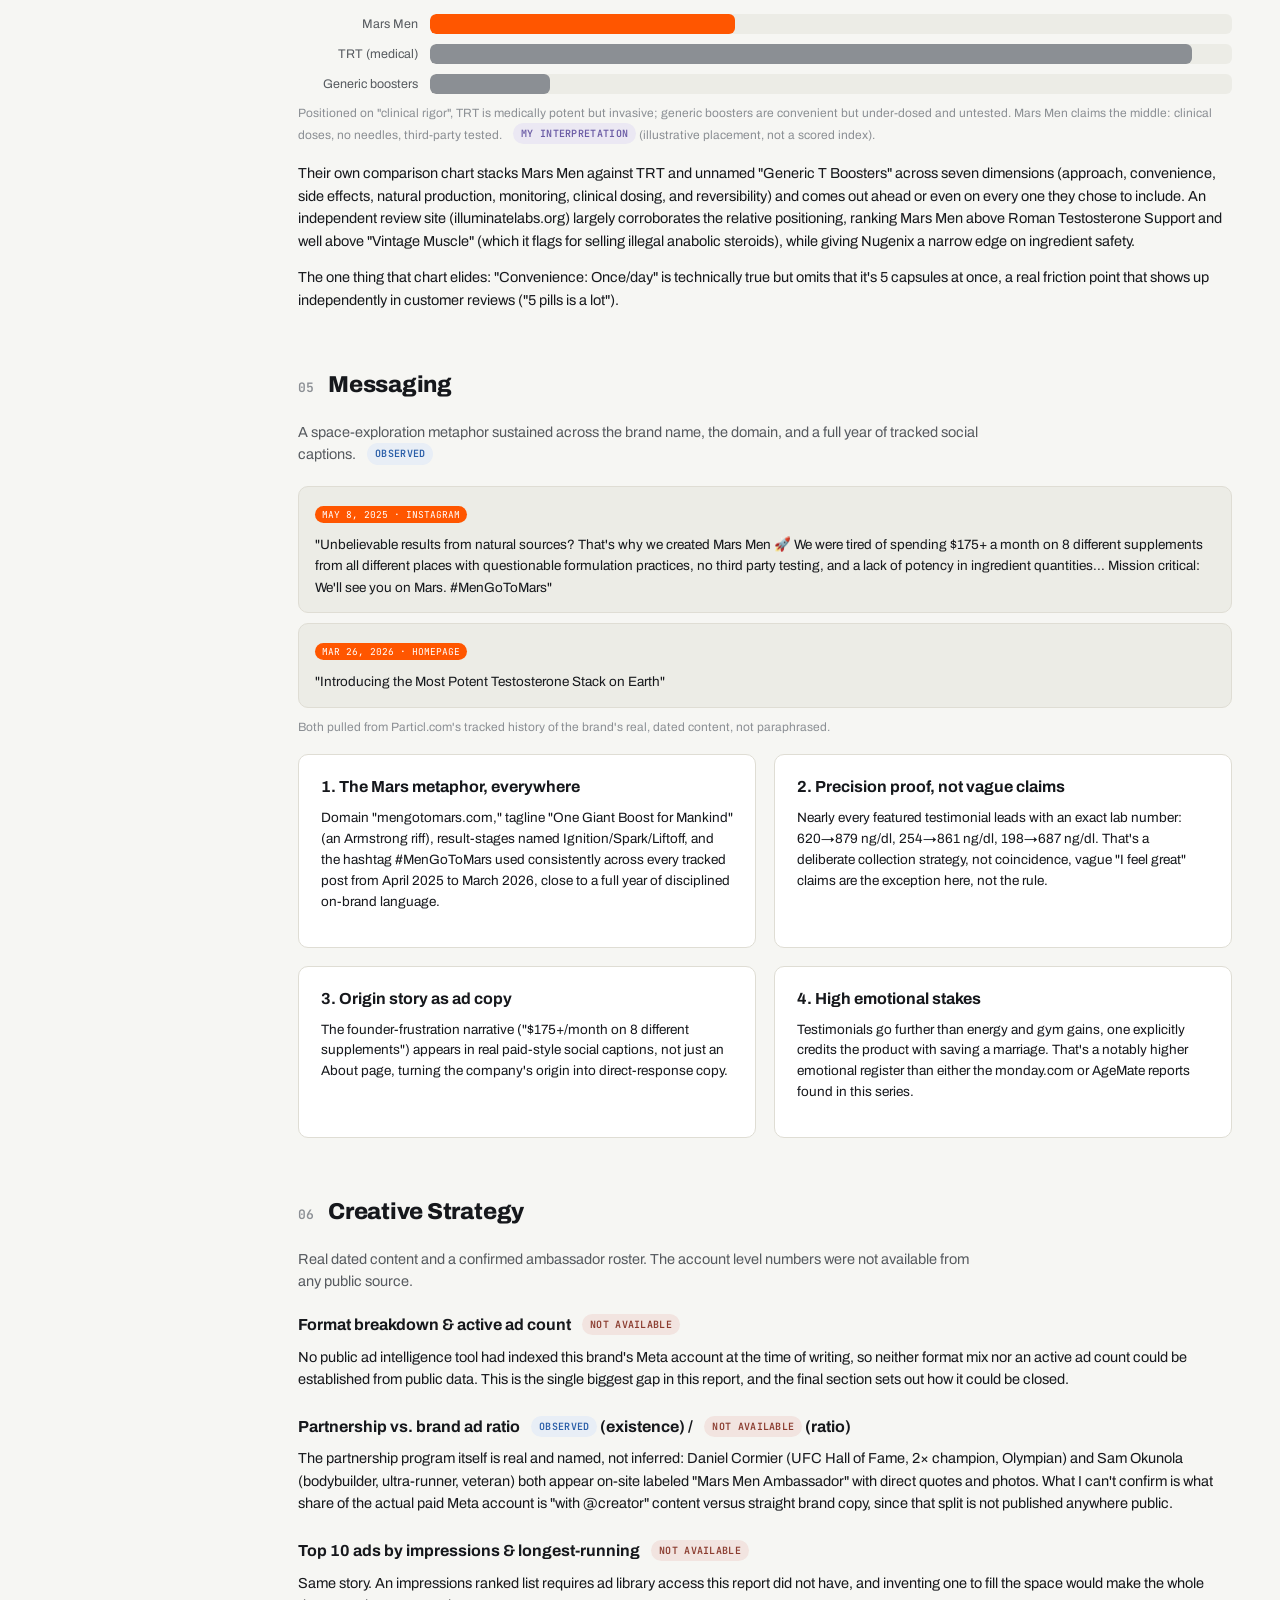
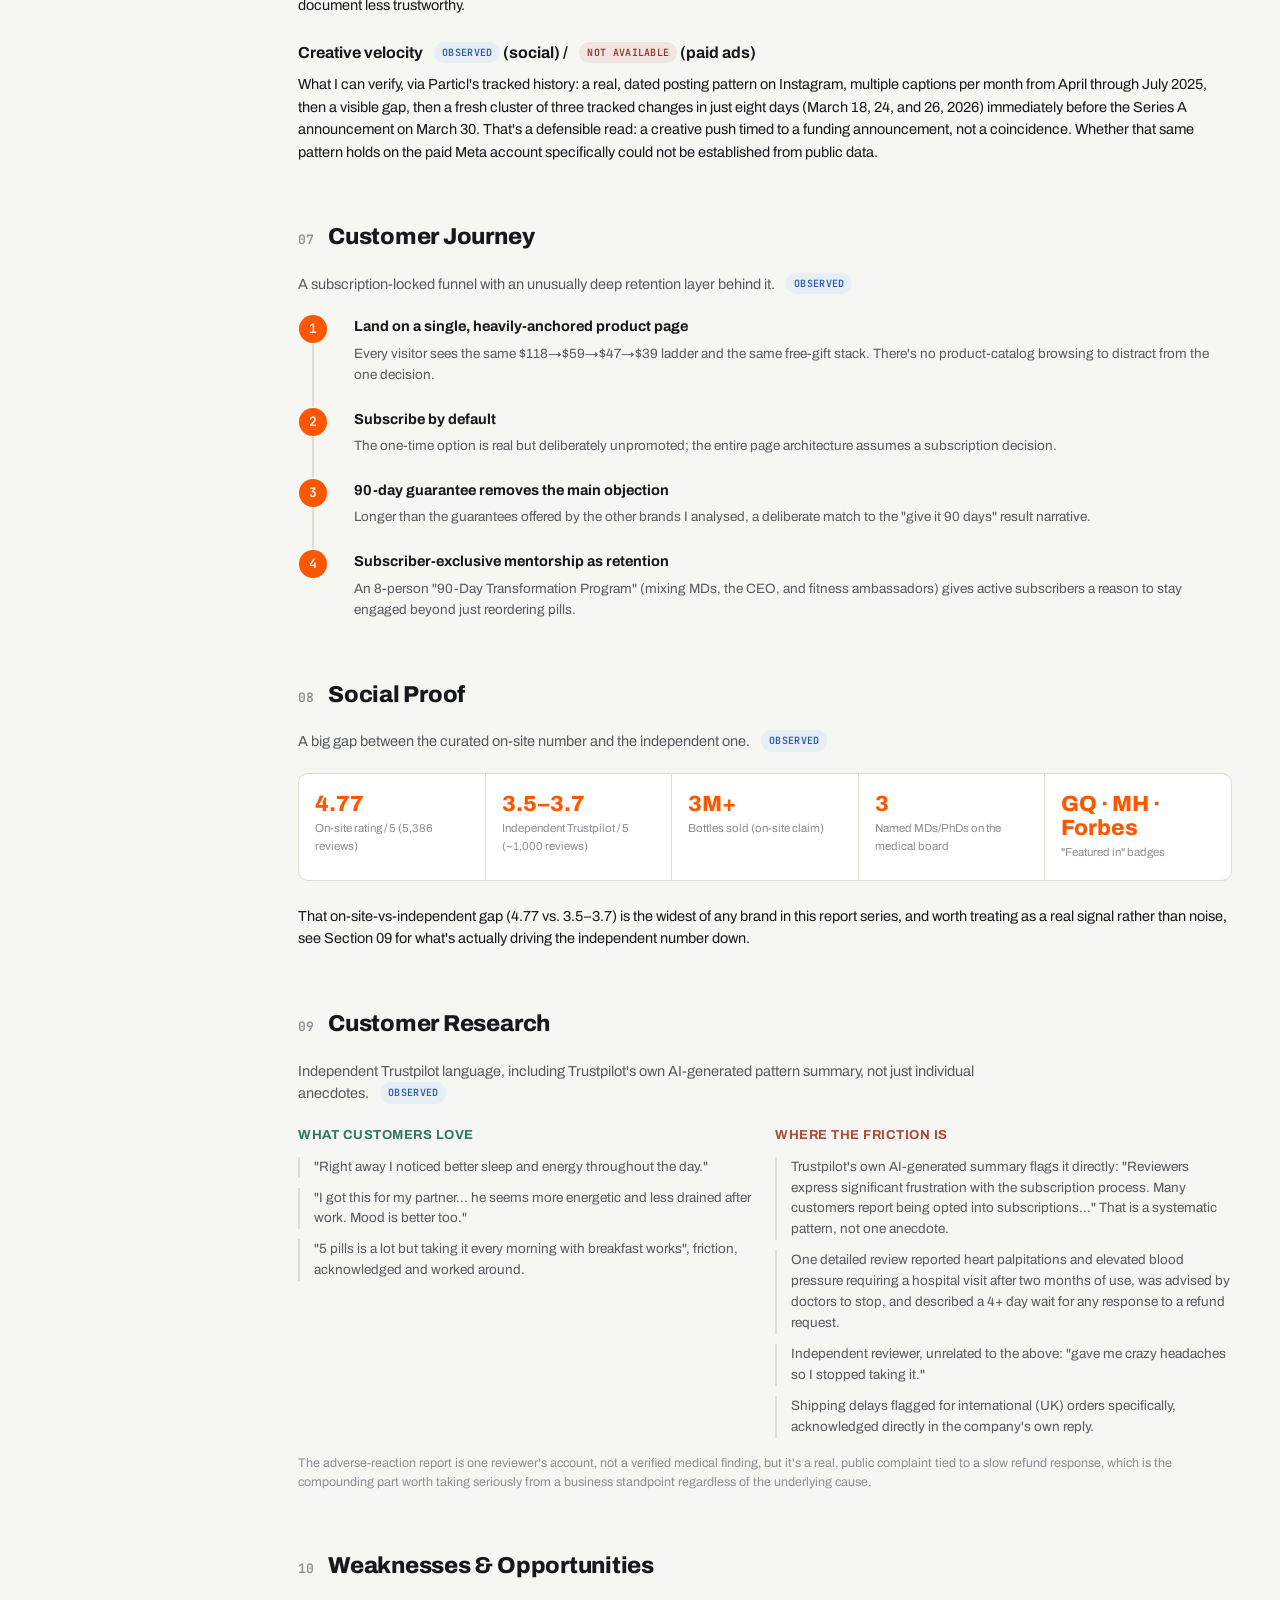
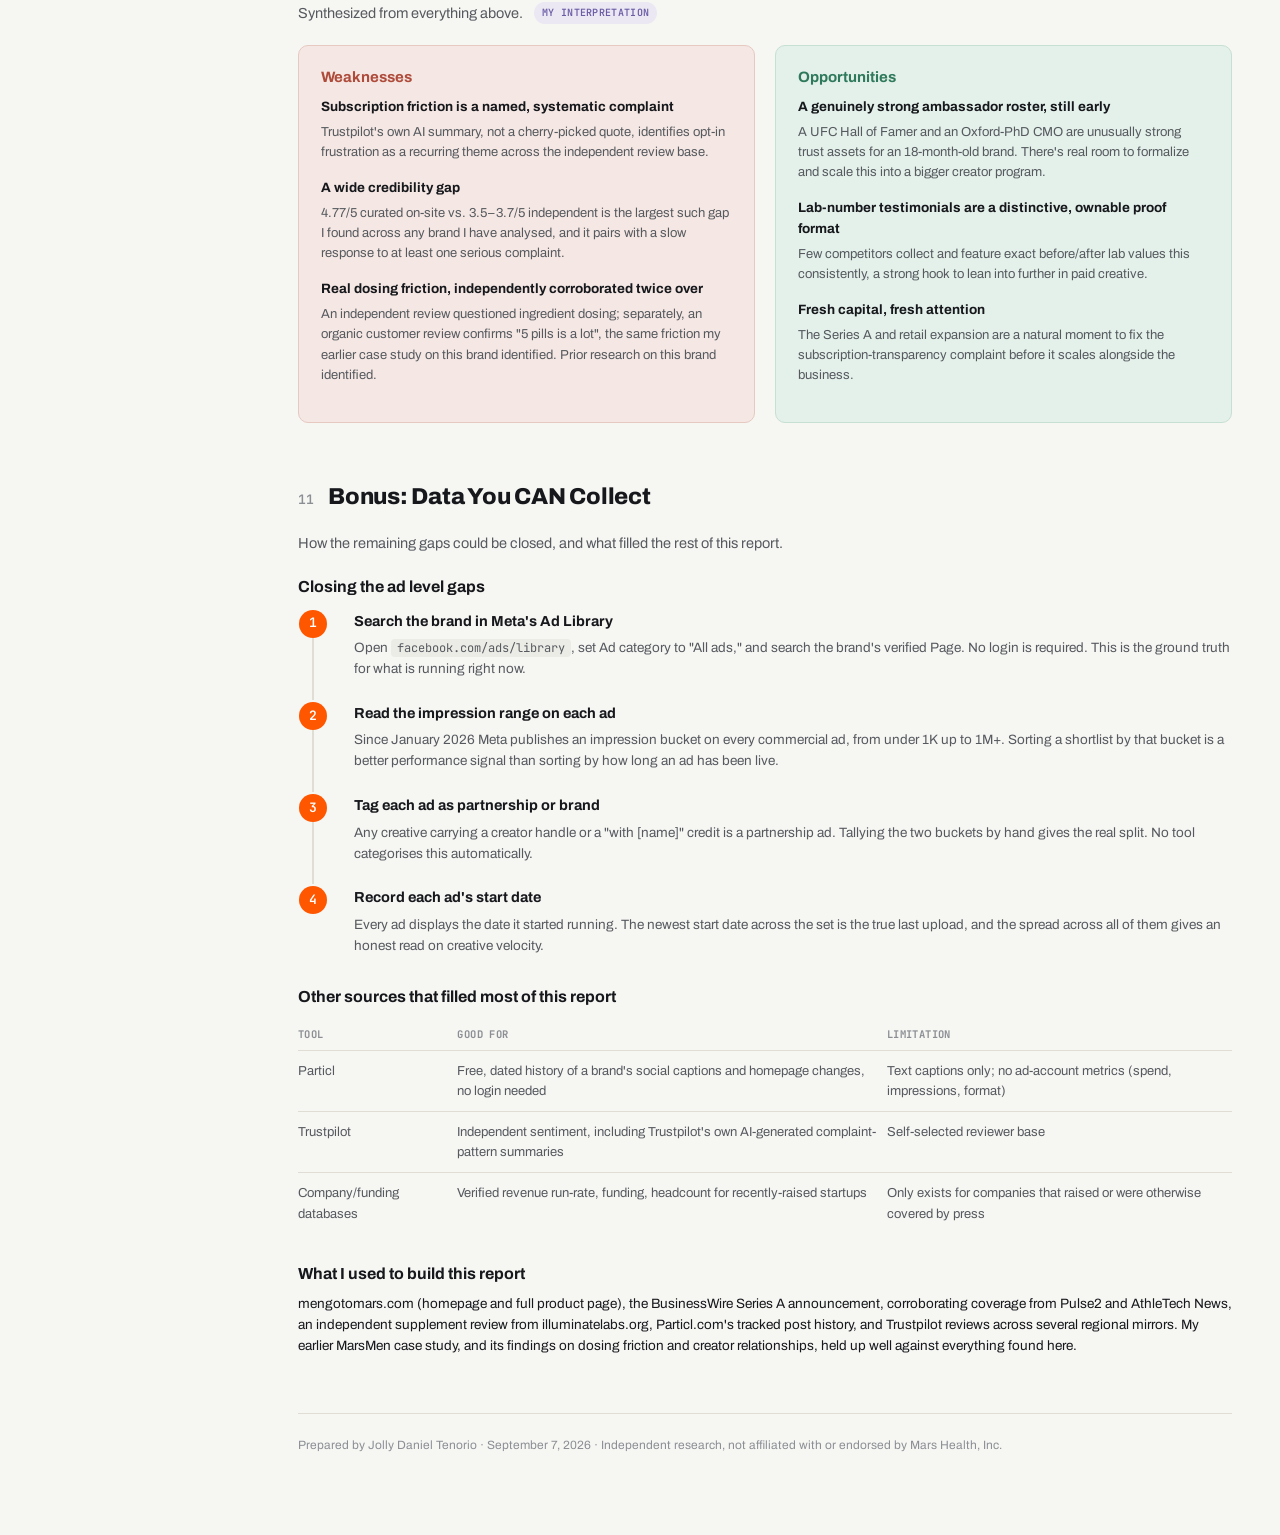
<file: marsmen-teardown.html>
<!DOCTYPE html>
<html lang="en">
<head>
<meta charset="UTF-8">
<meta name="viewport" content="width=device-width, initial-scale=1.0">
<title>Mars Men · Creative &amp; Competitive Analysis</title>
<link rel="preconnect" href="https://fonts.googleapis.com">
<link href="https://fonts.googleapis.com/css2?family=Archivo:wght@500;600;700;800&family=Source+Serif+4:ital,wght@0,400;0,600;1,400&family=JetBrains+Mono:wght@400;500;600&display=swap" rel="stylesheet">
<style>
  :root{
    --paper:#F6F6F3; --paper-deep:#ECECE6; --card:#FFFFFF;
    --ink:#16181C; --ink-dim:#565A5F; --ink-faint:#8B8F94; --line:#DFDDD4;
    --signal:#2A5EA8; --signal-bg:#E8EEF6;
    --gold:#B4791F; --gold-bg:#F5ECDA;
    --analyst:#6B5CA5; --analyst-bg:#EBE8F3;
    --gap:#8A3B2E; --gap-bg:#F2E4E0;
    --risk:#AE4B3B; --risk-bg:#F5E7E3;
    --opp:#2F7A5C; --opp-bg:#E4F0EA;
    --mars:#FF5600;
    --radius:10px;
  }
  *{box-sizing:border-box;}
  html{scroll-behavior:smooth;}
  body{ margin:0; background:var(--paper); color:var(--ink); font-family:'Archivo',-apple-system,BlinkMacSystemFont,sans-serif; line-height:1.55; -webkit-font-smoothing:antialiased; }
  a{color:var(--signal);}
  .layout{ display:flex; max-width:1320px; margin:0 auto; }
  #sidebar{ width:250px; flex-shrink:0; position:sticky; top:0; align-self:flex-start; height:100vh; overflow-y:auto; padding:28px 20px 28px 28px; border-right:1px solid var(--line); }
  .side-brand{ font-weight:800; font-size:14px; letter-spacing:.02em; margin-bottom:2px; }
  .side-sub{ font-size:11.5px; color:var(--ink-faint); margin-bottom:22px; line-height:1.4; }
  #sidebar nav a{ display:block; font-size:13.5px; font-weight:600; color:var(--ink-dim); text-decoration:none; padding:7px 10px; border-radius:7px; margin-bottom:1px; border-left:2px solid transparent; }
  #sidebar nav a .n{ font-family:'JetBrains Mono',monospace; font-size:10.5px; color:var(--ink-faint); margin-right:7px; }
  #sidebar nav a:hover{ background:var(--paper-deep); color:var(--ink); }
  #sidebar nav a.active{ background:var(--signal-bg); color:var(--signal); border-left:2px solid var(--signal); }
  #sidebar nav a.active .n{ color:var(--signal); }
  .side-legend{ margin-top:26px; padding-top:18px; border-top:1px solid var(--line); }
  .side-legend-title{ font-size:10.5px; text-transform:uppercase; letter-spacing:.08em; color:var(--ink-faint); margin-bottom:10px; font-weight:700; }
  main{ flex:1; min-width:0; padding:28px 48px 80px; }
  .hero{ padding:20px 0 30px; border-bottom:1px solid var(--line); margin-bottom:32px; }
  .hero h1{ font-size:34px; font-weight:800; margin:0 0 10px; letter-spacing:-.01em; }
  .hero h1 span{ color:var(--mars); }
  .hero p{ color:var(--ink-dim); font-size:15px; max-width:640px; margin:0 0 14px; }
  .hero-meta{ display:flex; gap:18px; flex-wrap:wrap; font-family:'JetBrains Mono',monospace; font-size:11.5px; color:var(--ink-faint); }
  section{ margin-bottom:56px; scroll-margin-top:20px; }
  .sec-head{ display:flex; align-items:baseline; gap:14px; margin-bottom:18px; }
  .sec-num{ font-family:'JetBrains Mono',monospace; font-size:13px; color:var(--ink-faint); font-weight:600; }
  .sec-head h2{ font-size:23px; font-weight:800; margin:0; letter-spacing:-.01em; }
  .sec-dek{ color:var(--ink-dim); font-size:14.5px; max-width:680px; margin:0 0 20px; }
  p{ margin:0 0 14px; font-size:14.5px; }
  h3{ font-size:16px; font-weight:700; margin:0 0 8px; }
  .tag{ display:inline-flex; align-items:center; gap:5px; font-family:'JetBrains Mono',monospace; font-size:10px; font-weight:600; letter-spacing:.03em; text-transform:uppercase; padding:3px 8px; border-radius:20px; white-space:nowrap; }
  .tag.observed{ background:var(--signal-bg); color:var(--signal); }
  .tag.estimated{ background:var(--gold-bg); color:var(--gold); }
  .tag.interp{ background:var(--analyst-bg); color:var(--analyst); }
  .tag.unavailable{ background:var(--gap-bg); color:var(--gap); }
  .tag-inline{ margin-left:8px; vertical-align:2px; }
  .method-box{ background:var(--card); border:1px solid var(--line); border-radius:var(--radius); padding:22px 24px; margin-bottom:30px; }
  .method-box h3{ margin-bottom:12px; }
  .method-grid{ display:grid; grid-template-columns:repeat(4,1fr); gap:14px; margin-top:14px; }
  .method-cell{ border:1px solid var(--line); border-radius:8px; padding:12px 13px; font-size:12.5px; color:var(--ink-dim); }
  .method-cell .tag{ margin-bottom:7px; }
  .qf-box{ background:var(--card); border:1px solid var(--line); border-radius:var(--radius); padding:22px 24px; margin-bottom:44px; }
  .qf-grid{ display:grid; grid-template-columns:1fr 1fr; gap:0; margin-top:14px; }
  .qf-item{ padding:13px 16px 13px 0; border-bottom:1px solid var(--line); }
  .qf-item:nth-child(odd){ padding-right:20px; border-right:1px solid var(--line); }
  .qf-item:nth-child(even){ padding-left:20px; }
  .qf-q{ font-size:11.5px; color:var(--ink-faint); font-weight:600; margin-bottom:4px; }
  .qf-a{ font-size:13.5px; color:var(--ink); }
  .stat-strip{ display:grid; grid-template-columns:repeat(5,1fr); gap:1px; background:var(--line); border:1px solid var(--line); border-radius:var(--radius); overflow:hidden; margin-bottom:24px; }
  .stat-cell{ background:var(--card); padding:18px 16px; text-align:left; }
  .stat-num{ font-size:22px; font-weight:800; color:var(--mars); display:block; line-height:1.1; }
  .stat-label{ font-size:11.5px; color:var(--ink-faint); margin-top:4px; }
  .card{ background:var(--card); border:1px solid var(--line); border-radius:var(--radius); padding:20px 22px; }
  .grid-2{ display:grid; grid-template-columns:1fr 1fr; gap:18px; }
  .grid-3{ display:grid; grid-template-columns:repeat(3,1fr); gap:16px; }
  .persona{ border:1px solid var(--line); border-radius:var(--radius); padding:20px; background:var(--card); }
  .persona .ptag{ font-family:'JetBrains Mono',monospace; font-size:10.5px; color:var(--ink-faint); text-transform:uppercase; letter-spacing:.05em; }
  .persona h3{ margin:5px 0 10px; font-size:17px; }
  .persona ul{ margin:10px 0 0; padding-left:18px; font-size:13px; color:var(--ink-dim); }
  .persona li{ margin-bottom:5px; }
  .timeline-caption{ font-size:12px; color:var(--ink-faint); margin-top:8px; }
  blockquote{ font-family:'Source Serif 4',serif; font-size:16.5px; font-style:italic; color:var(--ink); border-left:3px solid var(--mars); padding:4px 0 4px 18px; margin:0 0 8px; }
  .quote-src{ font-family:'JetBrains Mono',monospace; font-size:11px; color:var(--ink-faint); margin-bottom:20px; padding-left:21px; }
  .rev-cols{ display:grid; grid-template-columns:1fr 1fr; gap:20px; margin-top:18px;}
  .rev-col h4{ font-size:13px; text-transform:uppercase; letter-spacing:.04em; margin:0 0 12px; }
  .rev-col.love h4{ color:var(--opp); }
  .rev-col.friction h4{ color:var(--risk); }
  .rev-item{ font-size:13.5px; color:var(--ink-dim); margin-bottom:10px; padding-left:14px; border-left:2px solid var(--line); }
  .wo-grid{ display:grid; grid-template-columns:1fr 1fr; gap:20px; }
  .wo-col{ border-radius:var(--radius); padding:20px 22px; }
  .wo-col.weak{ background:var(--risk-bg); border:1px solid #E6C9C1; }
  .wo-col.opp{ background:var(--opp-bg); border:1px solid #C6E0D3; }
  .wo-col h3{ font-size:15px; }
  .wo-col.weak h3{ color:var(--risk); }
  .wo-col.opp h3{ color:var(--opp); }
  .wo-item{ margin-bottom:16px; }
  .wo-item h4{ font-size:13.5px; margin:0 0 4px; }
  .wo-item p{ font-size:13px; color:var(--ink-dim); margin:0; }
  .steps{ counter-reset:step; margin-top:10px; }
  .step{ position:relative; padding:0 0 20px 40px; border-left:2px solid var(--line); margin-left:14px; }
  .step:last-child{ border-left:2px solid transparent; padding-bottom:0; }
  .step::before{ counter-increment:step; content:counter(step); position:absolute; left:-15px; top:0; width:28px; height:28px; border-radius:50%; background:var(--mars); color:#fff; font-family:'JetBrains Mono',monospace; font-weight:600; font-size:13px; display:flex; align-items:center; justify-content:center; }
  .step h4{ font-size:14.5px; margin:2px 0 6px; }
  .step p{ font-size:13.5px; color:var(--ink-dim); margin:0; }
  .step code{ background:var(--paper-deep); padding:1px 6px; border-radius:4px; font-family:'JetBrains Mono',monospace; font-size:12px; }
  .tool-table{ width:100%; border-collapse:collapse; margin-top:16px; font-size:13px; }
  .tool-table th{ text-align:left; font-family:'JetBrains Mono',monospace; font-size:10.5px; text-transform:uppercase; letter-spacing:.04em; color:var(--ink-faint); border-bottom:1px solid var(--line); padding:0 10px 8px 0; }
  .tool-table td{ padding:10px 10px 10px 0; border-bottom:1px solid var(--line); color:var(--ink-dim); vertical-align:top; }
  .tool-table tr:last-child td{ border-bottom:none; }
  .ad-sample{ border:1px solid var(--line); border-radius:var(--radius); padding:14px 16px; background:var(--paper-deep); margin-bottom:10px; }
  .ad-sample .badge{ font-family:'JetBrains Mono',monospace; font-size:9.5px; background:var(--mars); color:#fff; padding:2px 7px; border-radius:10px; margin-right:6px; }
  .ad-copy{ font-size:13.5px; line-height:1.6; margin-top:8px; }
  .posbar{ display:grid; grid-template-columns:120px 1fr; gap:12px; align-items:center; margin-bottom:10px; font-size:12.5px; }
  .posbar .lbl{ color:var(--ink-dim); text-align:right; }
  .posbar .track{ background:var(--paper-deep); border-radius:6px; height:20px; position:relative; overflow:hidden; }
  .posbar .fill{ position:absolute; top:0; left:0; height:100%; border-radius:6px; }
  footer{ border-top:1px solid var(--line); padding-top:22px; margin-top:20px; font-size:12px; color:var(--ink-faint); }
  @media (max-width: 980px){
    #sidebar{ display:none; } main{ padding:20px 20px 60px; }
    .method-grid, .qf-grid{ grid-template-columns:1fr; }
    .qf-item:nth-child(odd){ border-right:none; padding-right:0; }
    .qf-item:nth-child(even){ padding-left:0; }
    .stat-strip{ grid-template-columns:repeat(2,1fr); }
    .grid-2, .grid-3, .rev-cols, .wo-grid{ grid-template-columns:1fr; }
  }
</style>
</head>
<body>

<div class="layout">
  <aside id="sidebar">
    <a href="index.html" style="display:inline-block; font-size:12.5px; font-weight:600; color:var(--ink-faint); text-decoration:none; margin-bottom:14px;">&larr; Back to portfolio</a>
    <div class="side-brand">Mars Men</div>
    <div class="side-sub">Creative &amp; Competitive Analysis<br>Prepared by Jolly Daniel Tenorio</div>
    <nav id="toc">
      <a href="#overview"><span class="n">01</span>Company Overview</a>
      <a href="#audience"><span class="n">02</span>Target Audience</a>
      <a href="#offer"><span class="n">03</span>Offer</a>
      <a href="#positioning"><span class="n">04</span>Positioning</a>
      <a href="#messaging"><span class="n">05</span>Messaging</a>
      <a href="#creative"><span class="n">06</span>Creative Strategy</a>
      <a href="#journey"><span class="n">07</span>Customer Journey</a>
      <a href="#proof"><span class="n">08</span>Social Proof</a>
      <a href="#research"><span class="n">09</span>Customer Research</a>
      <a href="#weaknesses"><span class="n">10</span>Weaknesses &amp; Opportunities</a>
      <a href="#bonus"><span class="n">11</span>Bonus: Data You Can Collect</a>
    </nav>
    <div class="side-legend">
      <div class="side-legend-title">Evidence key</div>
      <div style="margin-bottom:6px;"><span class="tag observed">Observed</span></div>
      <div style="margin-bottom:6px;"><span class="tag estimated">Estimated</span></div>
      <div style="margin-bottom:6px;"><span class="tag interp">My interpretation</span></div>
      <div><span class="tag unavailable">Not available</span></div>
    </div>
  </aside>

  <main>
    <div class="hero">
      <h1>Mars Men <span>·</span> Creative &amp; Competitive Analysis</h1>
      <p>An Austin based, recently funded men's testosterone support brand: its offer, positioning, and messaging, graded by how solid the evidence actually is.</p>
      <div class="hero-meta">
        <span>PREPARED SEP 07, 2026</span>
        <span>SUBJECT: MARS HEALTH, INC. (MARS MEN)</span>
        <span>ANALYST: JOLLY DANIEL TENORIO</span>
      </div>
    </div>

    <div class="method-box">
      <h3>How to read this report</h3>
      <p>Every claim below carries a label showing how solid the evidence behind it is. This is competitive intelligence built entirely from publicly available and third party sources. I have never had access to Mars Men's ad account, analytics, or internal numbers, and nothing here should be read as if I did.</p>
      <p>No public ad intelligence tool had indexed this brand's Meta account at the time of writing, so the account level figures are marked Not available: active ad counts, spend, and the partnership to brand ratio. Everything else came from primary sources: the company's own site, press coverage of its March 2026 funding round, an independent supplement review, a tracked history of the brand's dated social posts, and independent Trustpilot reviews.</p>
      <div class="method-grid">
        <div class="method-cell"><span class="tag observed">Observed</span>Published or publicly visible. From Mars Men's own site, funding press, or a named public source such as Trustpilot or independent reviews. You can check any of it yourself.</div>
        <div class="method-cell"><span class="tag estimated">Estimated</span>A third-party tool's estimate, or a single snapshot in time. Directional, not exact, and flagged wherever tools disagreed.</div>
        <div class="method-cell"><span class="tag interp">My interpretation</span>My own strategic read. Kept deliberately separate from anything sourced above.</div>
        <div class="method-cell"><span class="tag unavailable">Not available</span>Not obtainable from public sources. Where this appears, the manual method to get it is in the final section.</div>
      </div>
    </div>

    <div class="qf-box">
      <h3>Quick facts</h3>
      <p style="font-size:13px; color:var(--ink-faint); margin-bottom:0;">The specific business questions, answered directly.</p>
      <div class="qf-grid">
        <div class="qf-item"><div class="qf-q">WHAT DOES THE COMPANY SELL? <span class="tag observed tag-inline">Observed</span></div><div class="qf-a">A single-formula natural testosterone support supplement. One product line, 8 clinically dosed ingredients, 5 capsules a day.</div></div>
        <div class="qf-item"><div class="qf-q">HERO PRODUCT? <span class="tag observed tag-inline">Observed</span></div><div class="qf-a">"Natural Testosterone Support," sold as the 30-Day Supply Starter Kit. Effectively their only product.</div></div>
        <div class="qf-item"><div class="qf-q">PRICE? <span class="tag observed tag-inline">Observed</span></div><div class="qf-a">$118 list. $59/bottle standard subscription ("50% off for life"). $39 on the current first-order promo. $47/bottle on the 90-day upsell.</div></div>
        <div class="qf-item"><div class="qf-q">AOV? <span class="tag interp tag-inline">My interpretation</span></div><div class="qf-a">No third-party estimate found. Given the pricing ladder and upsell, a first order likely nets roughly $40–$60. That is a reasoned estimate, not a sourced figure.</div></div>
        <div class="qf-item"><div class="qf-q">MARGIN? <span class="tag unavailable tag-inline">Not available</span></div><div class="qf-a">Not disclosed. Category benchmark for premium DTC supplements runs 60–80% gross margin. That is a category benchmark, not a Mars Men specific number.</div></div>
        <div class="qf-item"><div class="qf-q">MAIN OFFER? <span class="tag observed tag-inline">Observed</span></div><div class="qf-a">First order at $39 (67% off) plus $70 in free gifts and a 90-day money-back guarantee. Subscription is the default path; a one-time option exists but is tucked in the footer.</div></div>
        <div class="qf-item"><div class="qf-q">BUSINESS GOAL? <span class="tag interp tag-inline">My interpretation</span></div><div class="qf-a">Convert bootstrapped momentum into category leadership. The fresh Series A is earmarked for product-line expansion and a retail push, per their own funding announcement.</div></div>
        <div class="qf-item"><div class="qf-q">CURRENT MONTHLY REVENUE? <span class="tag observed tag-inline">Observed</span> (run-rate)</div><div class="qf-a">$100M+ annualized run rate as of the March 2026 raise (~$8.3M/month implied). A run rate is an annualized snapshot, not confirmed trailing revenue.</div></div>
        <div class="qf-item"><div class="qf-q">CURRENT AD SPEND? <span class="tag unavailable tag-inline">Not available</span></div><div class="qf-a">Not disclosed anywhere accessible. No third-party ad spend tracker had indexed this brand, unlike AgeMate.</div></div>
        <div class="qf-item"><div class="qf-q">MARKETS? <span class="tag observed tag-inline">Observed</span></div><div class="qf-a">US (primary), Australia, and Canada via the main store; also sells on Amazon; expanding into physical retail per the funding announcement.</div></div>
        <div class="qf-item"><div class="qf-q">BEST CUSTOMERS? <span class="tag interp tag-inline">My interpretation</span></div><div class="qf-a">Not disclosed directly. Testimonial pattern skews men roughly mid-30s to mid-50s, gym-active, several explicitly coming off TRT looking for a natural alternative.</div></div>
      </div>
    </div>

    <!-- ============ 01 OVERVIEW ============ -->
    <section id="overview">
      <div class="sec-head"><span class="sec-num">01</span><h2>Company Overview</h2></div>
      <p class="sec-dek">An 18-month-old company that bootstrapped its way to a $100M run rate before taking a dollar of outside money. <span class="tag observed tag-inline">Observed</span></p>

      <div class="stat-strip">
        <div class="stat-cell"><span class="stat-num">~2024</span><div class="stat-label">Founded, Austin, TX</div></div>
        <div class="stat-cell"><span class="stat-num">$100M+</span><div class="stat-label">Revenue run rate pre-raise</div></div>
        <div class="stat-cell"><span class="stat-num">$27.5M</span><div class="stat-label">Series A, led by L Catterton</div></div>
        <div class="stat-cell"><span class="stat-num">500K+</span><div class="stat-label">Customers served</div></div>
        <div class="stat-cell"><span class="stat-num">~10</span><div class="stat-label">Employees</div></div>
      </div>

      <p>Mars Health, Inc. (trading as Mars Men) was founded by CEO Benjamin Smith less than 18 months before announcing a $27.5M Series A on March 30, 2026, led by L Catterton, the same firm behind Solidcore, Playlist, and Hydrow. Before that raise, the company was entirely bootstrapped and already profitable, reportedly serving over 400,000 customers at a $100M+ revenue run rate. Its Chief Medical Officer, Dr. Latt Mansor, holds a PhD in Physiology from Oxford; the medical advisory board includes two additional named physicians.</p>
      <p>That's an extremely lean operation (roughly 10 employees) for that scale of revenue, which tracks with a pure DTC, subscription-first model and heavy reliance on paid social rather than a large internal team.</p>
      <p style="color:var(--ink-faint); font-size:12.5px;">Sources: mengotomars.com, BusinessWire funding announcement, Pulse2, AthleTech News, company database records.</p>
    </section>

    <!-- ============ 02 AUDIENCE ============ -->
    <section id="audience">
      <div class="sec-head"><span class="sec-num">02</span><h2>Target Audience</h2></div>
      <p class="sec-dek">Built from testimonial patterns and named ambassadors, not ad-targeting data. <span class="tag interp tag-inline">My interpretation</span></p>

      <div class="grid-3">
        <div class="persona">
          <div class="ptag">Persona 01</div>
          <h3>The TRT Refugee</h3>
          <p>Already tried testosterone replacement therapy, wants out of needles and lifelong commitment.</p>
          <ul>
            <li>Directly addressed by the on-site TRT-vs-Mars-Men comparison chart</li>
            <li>Mirrored in a featured testimonial: "I got off TRT... this boosted my total T by 225%"</li>
            <li>Wants lab-number proof, not vague claims</li>
          </ul>
        </div>
        <div class="persona">
          <div class="ptag">Persona 02</div>
          <h3>The Gym Plateau Guy</h3>
          <p>Already trains, already eats reasonably well, but feels stuck, energy, strength, and recovery have quietly declined.</p>
          <ul>
            <li>Matches the ambassador roster: kettlebell coach, "Primal Swoledier," and an ultra-runner</li>
            <li>Responds to the Day 7 / Day 30 / Day 90 staged-results narrative</li>
            <li>Likely to accept the 90-day upsell once past the trial period</li>
          </ul>
        </div>
        <div class="persona">
          <div class="ptag">Persona 03</div>
          <h3>The Skeptical First-Timer</h3>
          <p>Has never taken a T-booster, worried about the category's reputation for hype and proprietary blends.</p>
          <ul>
            <li>Addressed by "Zero Fillers or Proprietary Blends," third-party testing badges, an MD-heavy advisory board</li>
            <li>The 90-day (not 30-day) money-back guarantee is aimed squarely at this hesitation</li>
          </ul>
        </div>
      </div>
    </section>

    <!-- ============ 03 OFFER ============ -->
    <section id="offer">
      <div class="sec-head"><span class="sec-num">03</span><h2>Offer</h2></div>
      <p class="sec-dek">A four-price ladder built to make the subscription the only sensible choice. <span class="tag observed tag-inline">Observed</span></p>

      <svg viewBox="0 0 700 190" style="width:100%; max-width:700px; font-family:'JetBrains Mono',monospace;">
        <text x="0" y="16" font-size="11" font-weight="600" fill="#16181C">List price (anchor)</text>
        <rect x="0" y="24" width="700" height="18" rx="3" fill="#FF5600"/>
        <text x="10" y="37" font-size="11" fill="#fff" font-weight="600">$118 / bottle</text>
        <text x="0" y="66" font-size="11" font-weight="600" fill="#16181C">Standard subscription ("50% off for life")</text>
        <rect x="0" y="74" width="350" height="18" rx="3" fill="#FF5600" opacity="0.6"/>
        <text x="10" y="87" font-size="11" fill="#fff" font-weight="600">$59 / bottle</text>
        <text x="0" y="116" font-size="11" font-weight="600" fill="#16181C">90-day supply upsell ("best value")</text>
        <rect x="0" y="124" width="279" height="18" rx="3" fill="#FF5600" opacity="0.45"/>
        <text x="10" y="137" font-size="11" fill="#fff" font-weight="600">$47 / bottle</text>
        <text x="0" y="166" font-size="11" font-weight="600" fill="#16181C">First-order promo price (current)</text>
        <rect x="0" y="174" width="231" height="16" rx="3" fill="#FF5600" opacity="0.35"/>
        <text x="10" y="186" font-size="11" fill="#16181C" font-weight="600">$39 / bottle</text>
      </svg>
      <p class="timeline-caption">All four price points are live on the same product page simultaneously, the $118 anchor makes every other number look like a win.</p>

      <div class="grid-2" style="margin-top:20px;">
        <div class="card">
          <h3>The subscription is the default, not a choice</h3>
          <p style="font-size:13.5px;">A one-time "Try Once" option exists, but it's only linked from the footer, the entire main funnel, every banner, and every price on the product page assume subscription. FAQ copy even states plainly: "Do I have to sign up for a subscription? Yes."</p>
        </div>
        <div class="card">
          <h3>$70 in stacked free gifts</h3>
          <p style="font-size:13.5px;">Travel Tin ($10), Testosterone E-Book ($20), a month of the Ladder workout app ($30), and free shipping ($10), plus a separate Apple Watch Ultra sweepstakes entry that isn't a guaranteed-value item. The same free-gift-bundling mechanic shows up in the AgeMate report's Welcome Kit, a pattern across the category, not unique to either brand.</p>
        </div>
      </div>
    </section>

    <!-- ============ 04 POSITIONING ============ -->
    <section id="positioning">
      <div class="sec-head"><span class="sec-num">04</span><h2>Positioning</h2></div>
      <p class="sec-dek">The deliberate middle ground between TRT and generic T-boosters, literally charted on their own product page. <span class="tag observed tag-inline">Observed</span></p>

      <div class="posbar"><div class="lbl">Mars Men</div><div class="track"><div class="fill" style="width:38%; background:#FF5600;"></div></div></div>
      <div class="posbar"><div class="lbl">TRT (medical)</div><div class="track"><div class="fill" style="width:95%; background:#8B8F94;"></div></div></div>
      <div class="posbar"><div class="lbl">Generic boosters</div><div class="track"><div class="fill" style="width:15%; background:#8B8F94;"></div></div></div>
      <p class="timeline-caption">Positioned on "clinical rigor", TRT is medically potent but invasive; generic boosters are convenient but under-dosed and untested. Mars Men claims the middle: clinical doses, no needles, third-party tested. <span class="tag interp tag-inline">My interpretation</span> (illustrative placement, not a scored index).</p>

      <p style="margin-top:18px;">Their own comparison chart stacks Mars Men against TRT and unnamed "Generic T Boosters" across seven dimensions (approach, convenience, side effects, natural production, monitoring, clinical dosing, and reversibility) and comes out ahead or even on every one they chose to include. An independent review site (illuminatelabs.org) largely corroborates the relative positioning, ranking Mars Men above Roman Testosterone Support and well above "Vintage Muscle" (which it flags for selling illegal anabolic steroids), while giving Nugenix a narrow edge on ingredient safety.</p>
      <p>The one thing that chart elides: "Convenience: Once/day" is technically true but omits that it's 5 capsules at once, a real friction point that shows up independently in customer reviews ("5 pills is a lot").</p>
    </section>

    <!-- ============ 05 MESSAGING ============ -->
    <section id="messaging">
      <div class="sec-head"><span class="sec-num">05</span><h2>Messaging</h2></div>
      <p class="sec-dek">A space-exploration metaphor sustained across the brand name, the domain, and a full year of tracked social captions. <span class="tag observed tag-inline">Observed</span></p>

      <div class="ad-sample">
        <span class="badge">MAY 8, 2025 · INSTAGRAM</span>
        <div class="ad-copy">"Unbelievable results from natural sources? That's why we created Mars Men 🚀 We were tired of spending $175+ a month on 8 different supplements from all different places with questionable formulation practices, no third party testing, and a lack of potency in ingredient quantities... Mission critical: We'll see you on Mars. #MenGoToMars"</div>
      </div>
      <div class="ad-sample">
        <span class="badge">MAR 26, 2026 · HOMEPAGE</span>
        <div class="ad-copy">"Introducing the Most Potent Testosterone Stack on Earth"</div>
      </div>
      <p class="timeline-caption">Both pulled from Particl.com's tracked history of the brand's real, dated content, not paraphrased.</p>

      <div class="grid-2" style="margin-top:18px;">
        <div class="card">
          <h3>1. The Mars metaphor, everywhere</h3>
          <p style="font-size:13.5px;">Domain "mengotomars.com," tagline "One Giant Boost for Mankind" (an Armstrong riff), result-stages named Ignition/Spark/Liftoff, and the hashtag #MenGoToMars used consistently across every tracked post from April 2025 to March 2026, close to a full year of disciplined on-brand language.</p>
        </div>
        <div class="card">
          <h3>2. Precision proof, not vague claims</h3>
          <p style="font-size:13.5px;">Nearly every featured testimonial leads with an exact lab number: 620→879 ng/dl, 254→861 ng/dl, 198→687 ng/dl. That's a deliberate collection strategy, not coincidence, vague "I feel great" claims are the exception here, not the rule.</p>
        </div>
        <div class="card">
          <h3>3. Origin story as ad copy</h3>
          <p style="font-size:13.5px;">The founder-frustration narrative ("$175+/month on 8 different supplements") appears in real paid-style social captions, not just an About page, turning the company's origin into direct-response copy.</p>
        </div>
        <div class="card">
          <h3>4. High emotional stakes</h3>
          <p style="font-size:13.5px;">Testimonials go further than energy and gym gains, one explicitly credits the product with saving a marriage. That's a notably higher emotional register than either the monday.com or AgeMate reports found in this series.</p>
        </div>
      </div>
    </section>

    <!-- ============ 06 CREATIVE STRATEGY ============ -->
    <section id="creative">
      <div class="sec-head"><span class="sec-num">06</span><h2>Creative Strategy</h2></div>
      <p class="sec-dek">Real dated content and a confirmed ambassador roster. The account level numbers were not available from any public source.</p>

      <h3>Format breakdown &amp; active ad count <span class="tag unavailable tag-inline">Not available</span></h3>
      <p>No public ad intelligence tool had indexed this brand's Meta account at the time of writing, so neither format mix nor an active ad count could be established from public data. This is the single biggest gap in this report, and the final section sets out how it could be closed.</p>

      <h3 style="margin-top:24px;">Partnership vs. brand ad ratio <span class="tag observed tag-inline">Observed</span> (existence) / <span class="tag unavailable tag-inline">Not available</span> (ratio)</h3>
      <p>The partnership program itself is real and named, not inferred: Daniel Cormier (UFC Hall of Fame, 2× champion, Olympian) and Sam Okunola (bodybuilder, ultra-runner, veteran) both appear on-site labeled "Mars Men Ambassador" with direct quotes and photos. What I can't confirm is what share of the actual paid Meta account is "with @creator" content versus straight brand copy, since that split is not published anywhere public.</p>

      <h3 style="margin-top:24px;">Top 10 ads by impressions &amp; longest-running <span class="tag unavailable tag-inline">Not available</span></h3>
      <p>Same story. An impressions ranked list requires ad library access this report did not have, and inventing one to fill the space would make the whole document less trustworthy.</p>

      <h3 style="margin-top:24px;">Creative velocity <span class="tag observed tag-inline">Observed</span> (social) / <span class="tag unavailable tag-inline">Not available</span> (paid ads)</h3>
      <p>What I can verify, via Particl's tracked history: a real, dated posting pattern on Instagram, multiple captions per month from April through July 2025, then a visible gap, then a fresh cluster of three tracked changes in just eight days (March 18, 24, and 26, 2026) immediately before the Series A announcement on March 30. That's a defensible read: a creative push timed to a funding announcement, not a coincidence. Whether that same pattern holds on the paid Meta account specifically could not be established from public data.</p>
    </section>

    <!-- ============ 07 CUSTOMER JOURNEY ============ -->
    <section id="journey">
      <div class="sec-head"><span class="sec-num">07</span><h2>Customer Journey</h2></div>
      <p class="sec-dek">A subscription-locked funnel with an unusually deep retention layer behind it. <span class="tag observed tag-inline">Observed</span></p>
      <div class="steps">
        <div class="step"><h4>Land on a single, heavily-anchored product page</h4><p>Every visitor sees the same $118→$59→$47→$39 ladder and the same free-gift stack. There's no product-catalog browsing to distract from the one decision.</p></div>
        <div class="step"><h4>Subscribe by default</h4><p>The one-time option is real but deliberately unpromoted; the entire page architecture assumes a subscription decision.</p></div>
        <div class="step"><h4>90-day guarantee removes the main objection</h4><p>Longer than the guarantees offered by the other brands I analysed, a deliberate match to the "give it 90 days" result narrative.</p></div>
        <div class="step"><h4>Subscriber-exclusive mentorship as retention</h4><p>An 8-person "90-Day Transformation Program" (mixing MDs, the CEO, and fitness ambassadors) gives active subscribers a reason to stay engaged beyond just reordering pills.</p></div>
      </div>
    </section>

    <!-- ============ 08 SOCIAL PROOF ============ -->
    <section id="proof">
      <div class="sec-head"><span class="sec-num">08</span><h2>Social Proof</h2></div>
      <p class="sec-dek">A big gap between the curated on-site number and the independent one. <span class="tag observed tag-inline">Observed</span></p>

      <div class="stat-strip">
        <div class="stat-cell"><span class="stat-num">4.77</span><div class="stat-label">On-site rating / 5 (5,386 reviews)</div></div>
        <div class="stat-cell"><span class="stat-num">3.5–3.7</span><div class="stat-label">Independent Trustpilot / 5 (~1,000 reviews)</div></div>
        <div class="stat-cell"><span class="stat-num">3M+</span><div class="stat-label">Bottles sold (on-site claim)</div></div>
        <div class="stat-cell"><span class="stat-num">3</span><div class="stat-label">Named MDs/PhDs on the medical board</div></div>
        <div class="stat-cell"><span class="stat-num">GQ · MH · Forbes</span><div class="stat-label">"Featured in" badges</div></div>
      </div>
      <p>That on-site-vs-independent gap (4.77 vs. 3.5–3.7) is the widest of any brand in this report series, and worth treating as a real signal rather than noise, see Section 09 for what's actually driving the independent number down.</p>
    </section>

    <!-- ============ 09 CUSTOMER RESEARCH ============ -->
    <section id="research">
      <div class="sec-head"><span class="sec-num">09</span><h2>Customer Research</h2></div>
      <p class="sec-dek">Independent Trustpilot language, including Trustpilot's own AI-generated pattern summary, not just individual anecdotes. <span class="tag observed tag-inline">Observed</span></p>

      <div class="rev-cols">
        <div class="rev-col love">
          <h4>What customers love</h4>
          <div class="rev-item">"Right away I noticed better sleep and energy throughout the day."</div>
          <div class="rev-item">"I got this for my partner... he seems more energetic and less drained after work. Mood is better too."</div>
          <div class="rev-item">"5 pills is a lot but taking it every morning with breakfast works", friction, acknowledged and worked around.</div>
        </div>
        <div class="rev-col friction">
          <h4>Where the friction is</h4>
          <div class="rev-item">Trustpilot's own AI-generated summary flags it directly: "Reviewers express significant frustration with the subscription process. Many customers report being opted into subscriptions..." That is a systematic pattern, not one anecdote.</div>
          <div class="rev-item">One detailed review reported heart palpitations and elevated blood pressure requiring a hospital visit after two months of use, was advised by doctors to stop, and described a 4+ day wait for any response to a refund request.</div>
          <div class="rev-item">Independent reviewer, unrelated to the above: "gave me crazy headaches so I stopped taking it."</div>
          <div class="rev-item">Shipping delays flagged for international (UK) orders specifically, acknowledged directly in the company's own reply.</div>
        </div>
      </div>
      <p style="margin-top:6px; font-size:12.5px; color:var(--ink-faint);">The adverse-reaction report is one reviewer's account, not a verified medical finding, but it's a real, public complaint tied to a slow refund response, which is the compounding part worth taking seriously from a business standpoint regardless of the underlying cause.</p>
    </section>

    <!-- ============ 10 WEAKNESSES & OPPORTUNITIES ============ -->
    <section id="weaknesses">
      <div class="sec-head"><span class="sec-num">10</span><h2>Weaknesses &amp; Opportunities</h2></div>
      <p class="sec-dek">Synthesized from everything above. <span class="tag interp tag-inline">My interpretation</span></p>

      <div class="wo-grid">
        <div class="wo-col weak">
          <h3>Weaknesses</h3>
          <div class="wo-item"><h4>Subscription friction is a named, systematic complaint</h4><p>Trustpilot's own AI summary, not a cherry-picked quote, identifies opt-in frustration as a recurring theme across the independent review base.</p></div>
          <div class="wo-item"><h4>A wide credibility gap</h4><p>4.77/5 curated on-site vs. 3.5–3.7/5 independent is the largest such gap I found across any brand I have analysed, and it pairs with a slow response to at least one serious complaint.</p></div>
          <div class="wo-item"><h4>Real dosing friction, independently corroborated twice over</h4><p>An independent review questioned ingredient dosing; separately, an organic customer review confirms "5 pills is a lot", the same friction my earlier case study on this brand identified. Prior research on this brand identified.</p></div>
        </div>
        <div class="wo-col opp">
          <h3>Opportunities</h3>
          <div class="wo-item"><h4>A genuinely strong ambassador roster, still early</h4><p>A UFC Hall of Famer and an Oxford-PhD CMO are unusually strong trust assets for an 18-month-old brand. There's real room to formalize and scale this into a bigger creator program.</p></div>
          <div class="wo-item"><h4>Lab-number testimonials are a distinctive, ownable proof format</h4><p>Few competitors collect and feature exact before/after lab values this consistently, a strong hook to lean into further in paid creative.</p></div>
          <div class="wo-item"><h4>Fresh capital, fresh attention</h4><p>The Series A and retail expansion are a natural moment to fix the subscription-transparency complaint before it scales alongside the business.</p></div>
        </div>
      </div>
    </section>

    <!-- ============ 11 BONUS ============ -->
    <section id="bonus">
      <div class="sec-head"><span class="sec-num">11</span><h2>Bonus: Data You CAN Collect</h2></div>
      <p class="sec-dek">How the remaining gaps could be closed, and what filled the rest of this report.</p>

      <h3>Closing the ad level gaps</h3>
      <div class="steps">
        <div class="step"><h4>Search the brand in Meta's Ad Library</h4><p>Open <code>facebook.com/ads/library</code>, set Ad category to "All ads," and search the brand's verified Page. No login is required. This is the ground truth for what is running right now.</p></div>
        <div class="step"><h4>Read the impression range on each ad</h4><p>Since January 2026 Meta publishes an impression bucket on every commercial ad, from under 1K up to 1M+. Sorting a shortlist by that bucket is a better performance signal than sorting by how long an ad has been live.</p></div>
        <div class="step"><h4>Tag each ad as partnership or brand</h4><p>Any creative carrying a creator handle or a "with [name]" credit is a partnership ad. Tallying the two buckets by hand gives the real split. No tool categorises this automatically.</p></div>
        <div class="step"><h4>Record each ad's start date</h4><p>Every ad displays the date it started running. The newest start date across the set is the true last upload, and the spread across all of them gives an honest read on creative velocity.</p></div>
      </div>
      <h3 style="margin-top:28px;">Other sources that filled most of this report</h3>
      <table class="tool-table">
        <tr><th>Tool</th><th>Good for</th><th>Limitation</th></tr>
        <tr><td>Particl</td><td>Free, dated history of a brand's social captions and homepage changes, no login needed</td><td>Text captions only; no ad-account metrics (spend, impressions, format)</td></tr>
        <tr><td>Trustpilot</td><td>Independent sentiment, including Trustpilot's own AI-generated complaint-pattern summaries</td><td>Self-selected reviewer base</td></tr>
        <tr><td>Company/funding databases</td><td>Verified revenue run-rate, funding, headcount for recently-raised startups</td><td>Only exists for companies that raised or were otherwise covered by press</td></tr>
      </table>

      <h3 style="margin-top:28px;">What I used to build this report</h3>
      <p style="font-size:13.5px;">mengotomars.com (homepage and full product page), the BusinessWire Series A announcement, corroborating coverage from Pulse2 and AthleTech News, an independent supplement review from illuminatelabs.org, Particl.com's tracked post history, and Trustpilot reviews across several regional mirrors. My earlier MarsMen case study, and its findings on dosing friction and creator relationships, held up well against everything found here.</p>
    </section>

    <footer>
      Prepared by Jolly Daniel Tenorio · September 7, 2026 · Independent research, not affiliated with or endorsed by Mars Health, Inc.
    </footer>
  </main>
</div>

<script>
  const links = document.querySelectorAll('#toc a');
  const sections = Array.from(links).map(l => document.querySelector(l.getAttribute('href')));
  function onScroll(){
    let idx = 0;
    const y = window.scrollY + 100;
    sections.forEach((s,i) => { if(s && s.offsetTop <= y) idx = i; });
    links.forEach((l,i) => l.classList.toggle('active', i === idx));
  }
  window.addEventListener('scroll', onScroll);
  onScroll();
</script>

</body>
</html>
</file>
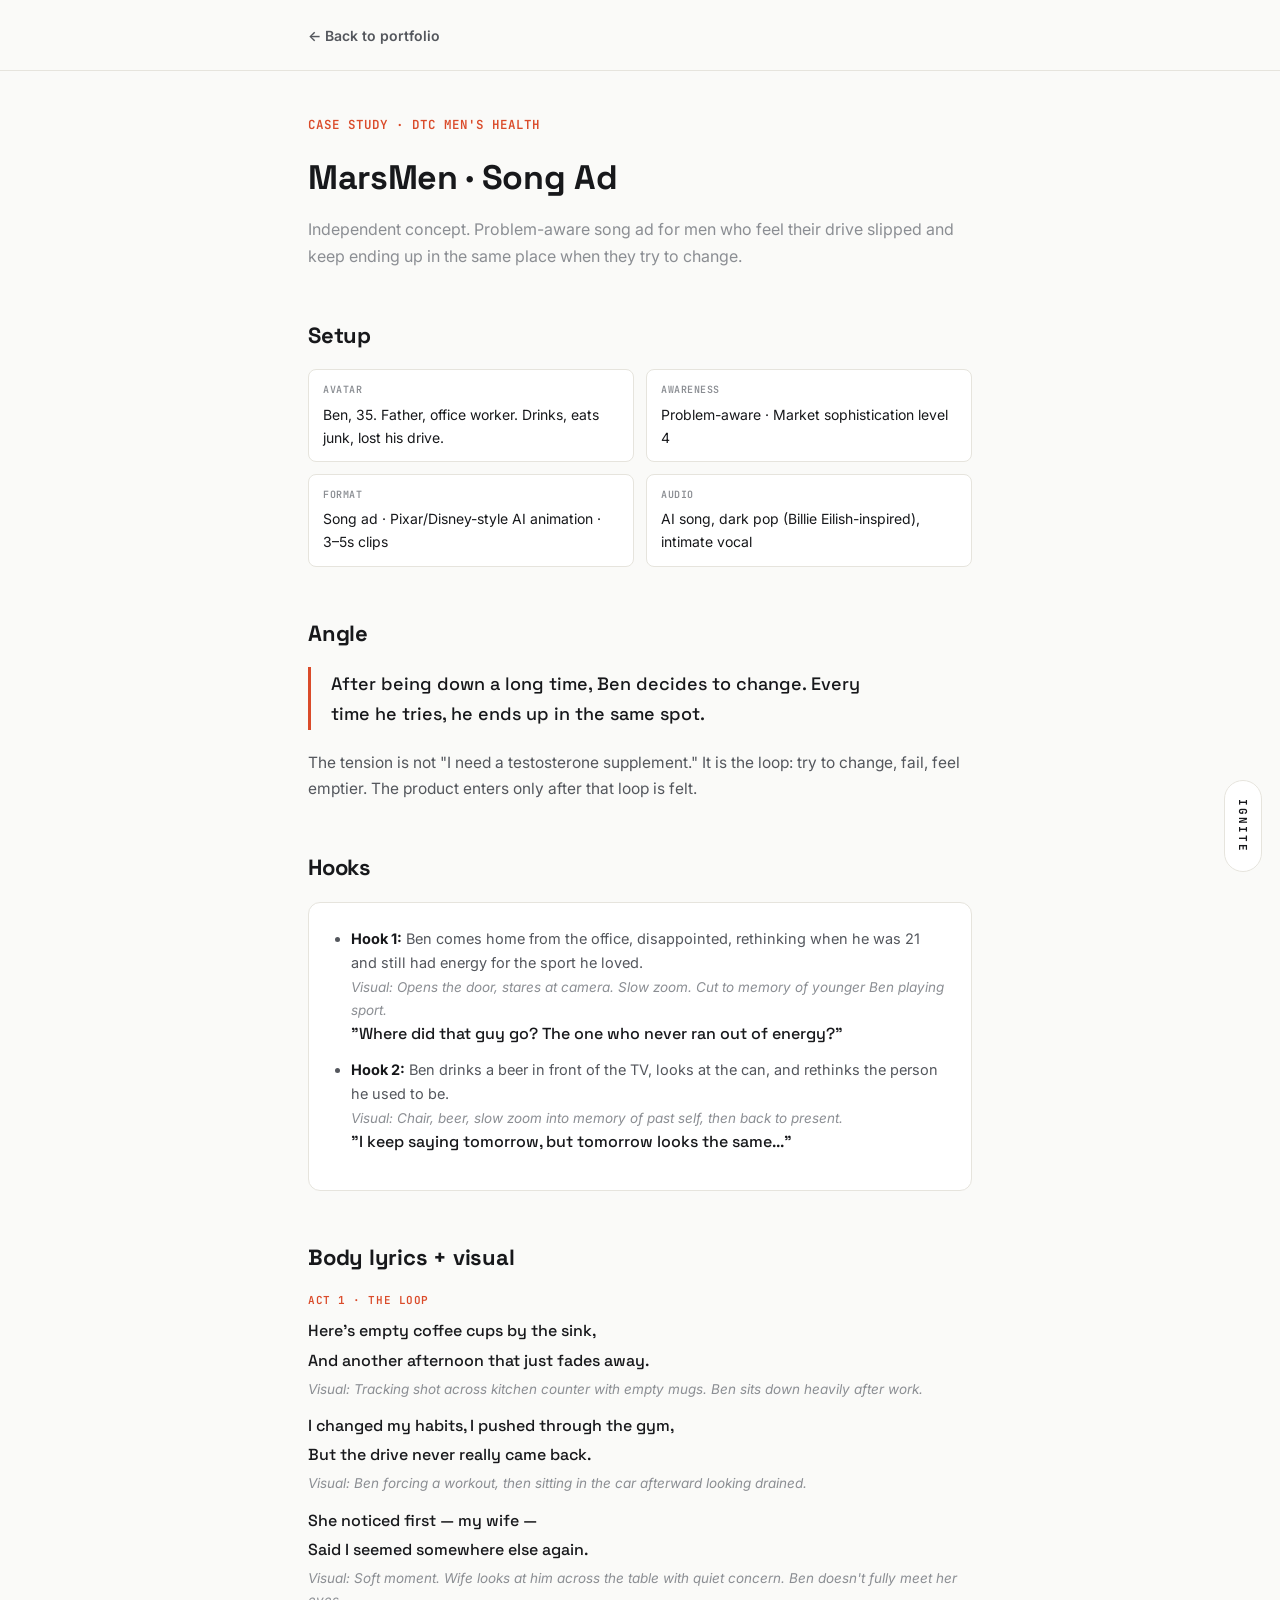
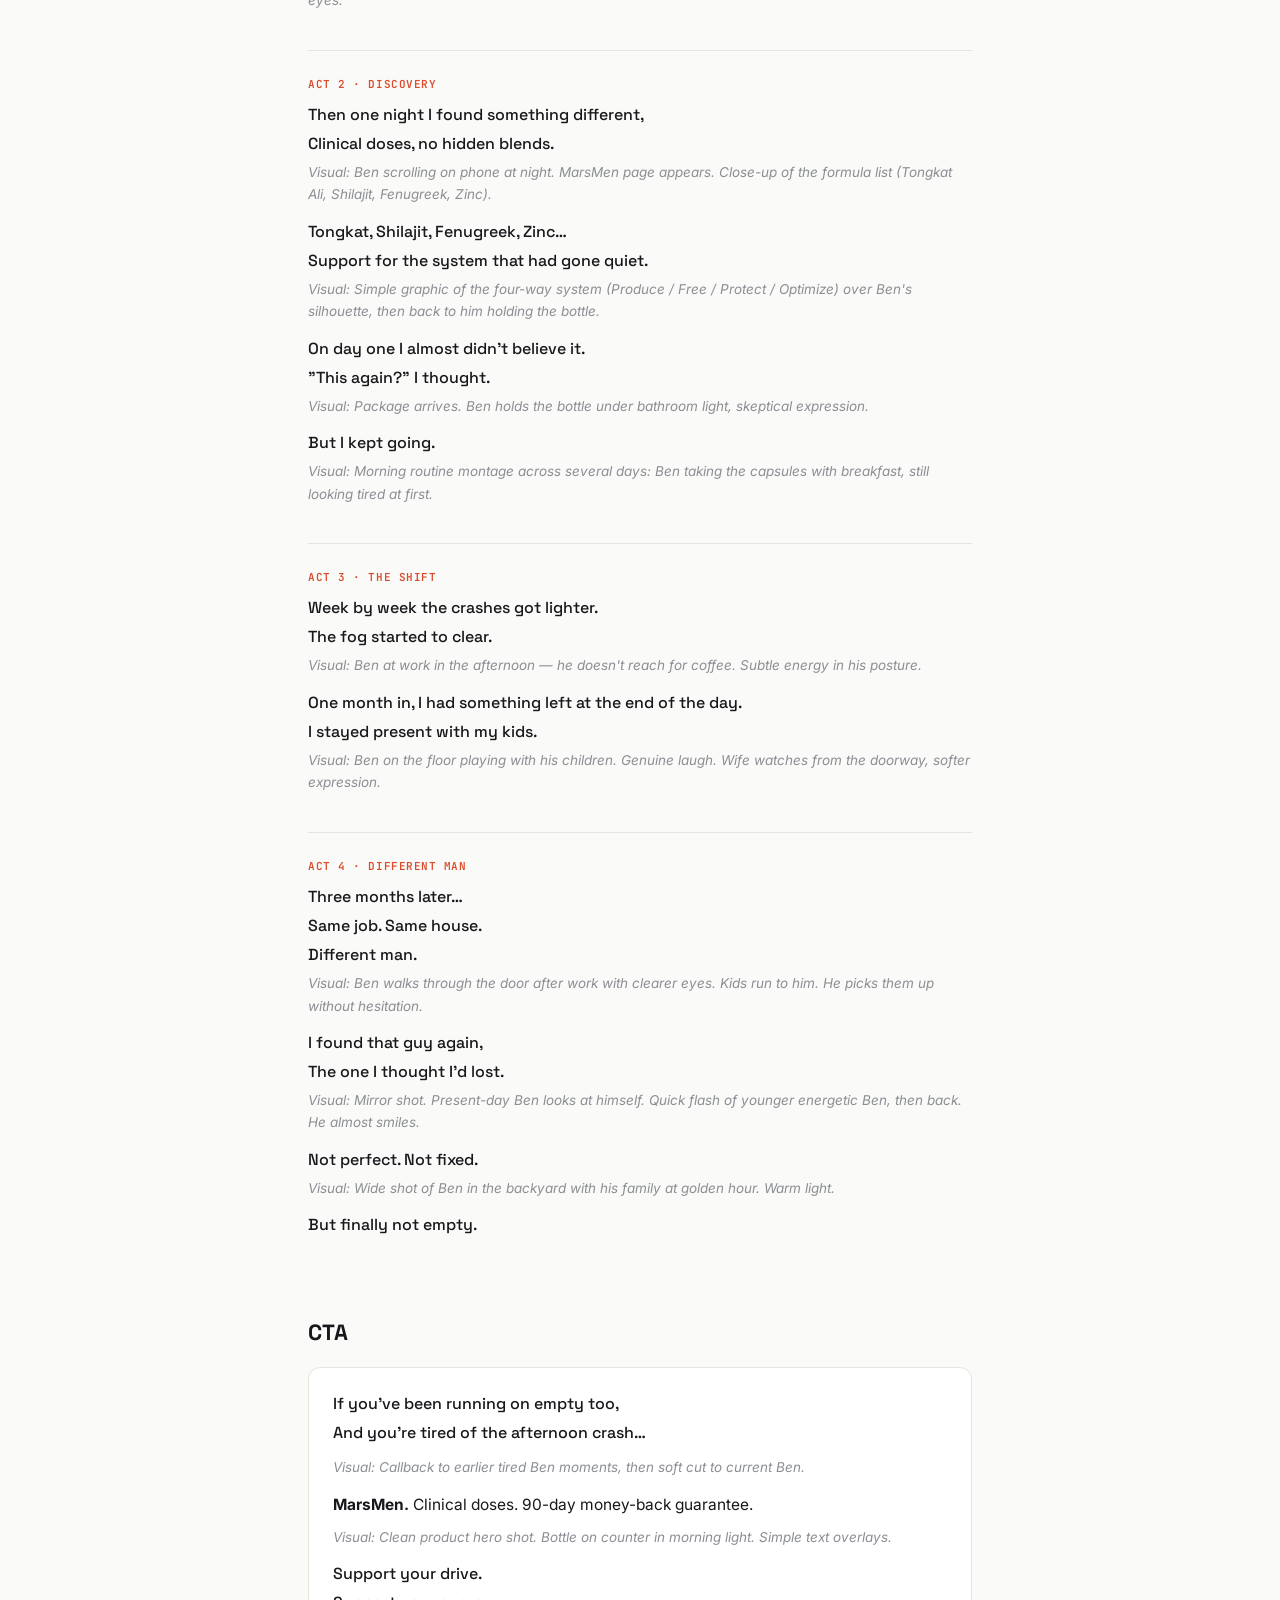
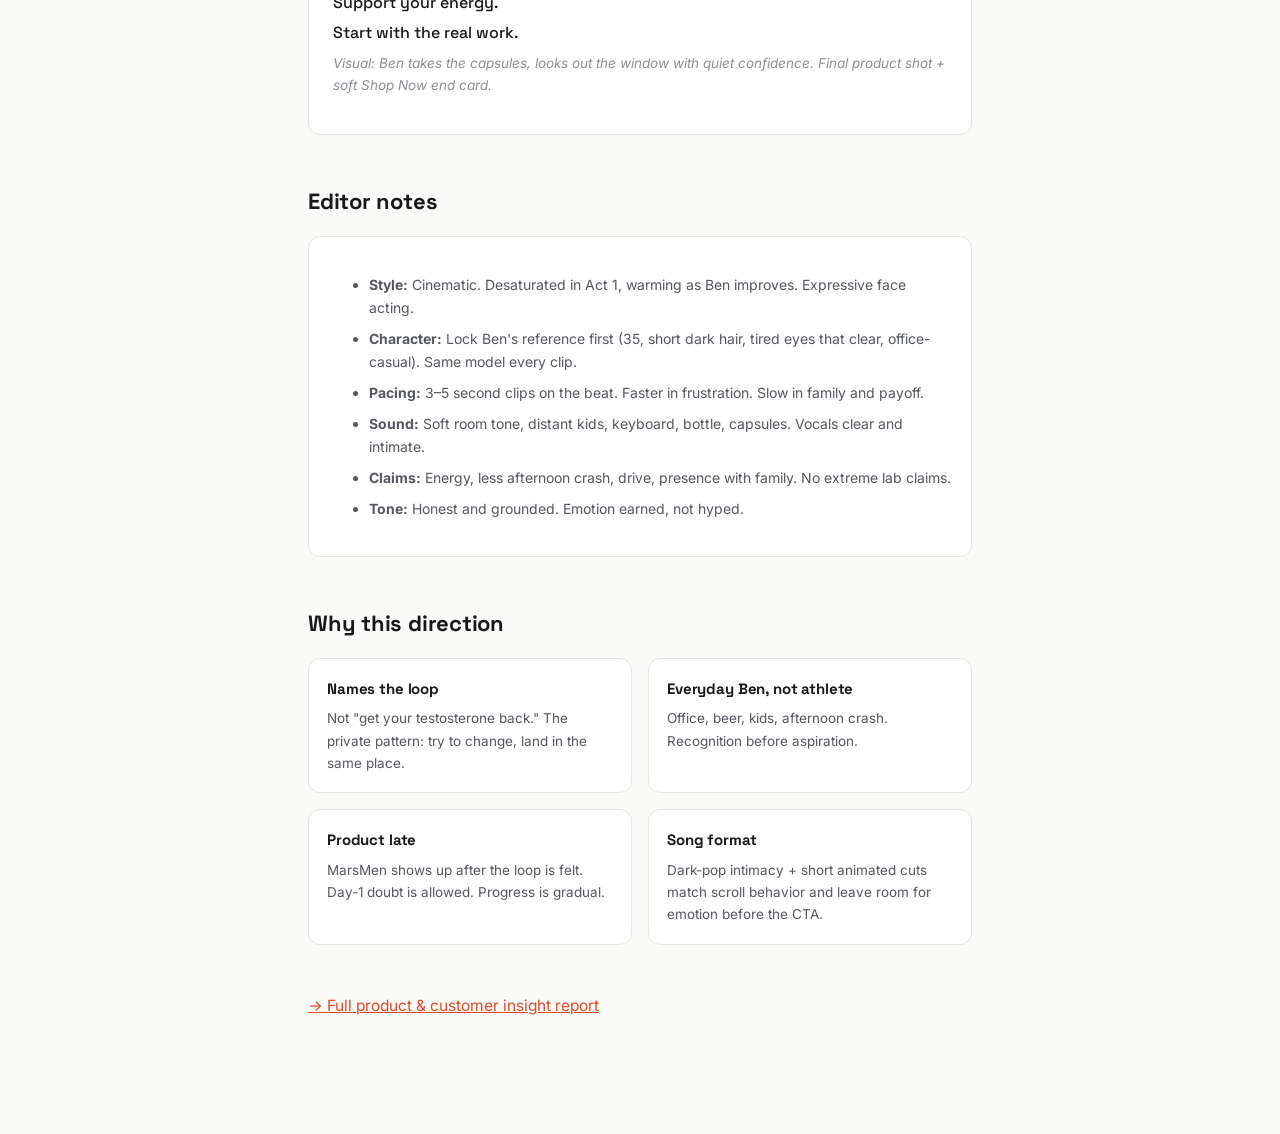
<file: marsmen.html>
<!DOCTYPE html>
<html lang="en">
<head>
<meta charset="UTF-8">
<meta name="viewport" content="width=device-width, initial-scale=1.0">
<title>MarsMen · Song Ad Concept · Jolly Daniel Tenorio</title>
<link rel="preconnect" href="https://fonts.googleapis.com">
<link href="https://fonts.googleapis.com/css2?family=Space+Grotesk:wght@500;600;700&family=Inter:wght@400;500;600;700&family=JetBrains+Mono:wght@400;500;600&display=swap" rel="stylesheet">
<style>
  :root{
    --paper:#FAFAF8; --card:#FFFFFF; --ink:#17181B; --ink-dim:#54575D; --ink-faint:#8B8E93;
    --line:#E6E4DD; --accent:#DA4B2A; --accent-dim:#F3DDD5; --radius:12px;
  }
  *{box-sizing:border-box;}
  body{ margin:0; background:var(--paper); color:var(--ink); font-family:'Inter',sans-serif; line-height:1.65; -webkit-font-smoothing:antialiased; }
  h1,h2,h3{ font-family:'Space Grotesk',sans-serif; letter-spacing:-0.01em; margin:0; }
  a{ color:var(--accent); }
  .wrap{ max-width:720px; margin:0 auto; padding:0 28px 100px; }
  p{ margin:0 0 16px; color:var(--ink-dim); font-size:15.5px; }
  header{ border-bottom:1px solid var(--line); margin-bottom:44px; }
  .nav{ max-width:720px; margin:0 auto; padding:22px 28px; }
  .back{ font-size:14px; font-weight:600; text-decoration:none; color:var(--ink-dim); }
  .back:hover{ color:var(--accent); }
  .title-block{ margin-bottom:48px; }
  .tag{ font-family:'JetBrains Mono',monospace; font-size:12.5px; color:var(--accent); font-weight:600; display:block; margin-bottom:14px; }
  h1{ font-size:34px; margin-bottom:10px; }
  .sub{ font-size:16px; color:var(--ink-faint); }
  section{ margin-bottom:48px; }
  h2{ font-size:22px; margin-bottom:16px; }
  h3{ font-size:16px; margin-bottom:8px; }
  .meta-grid{ display:grid; grid-template-columns:repeat(2,1fr); gap:12px; margin-bottom:8px; }
  .meta-item{ border:1px solid var(--line); border-radius:8px; padding:12px 14px; background:var(--card); }
  .meta-item .k{ font-family:'JetBrains Mono',monospace; font-size:10px; text-transform:uppercase; letter-spacing:.05em; color:var(--ink-faint); font-weight:600; }
  .meta-item .v{ font-size:14px; color:var(--ink); margin-top:4px; }
  blockquote{
    font-family:'Space Grotesk',sans-serif; font-size:18px; font-weight:500; color:var(--ink);
    border-left:3px solid var(--accent); padding:2px 0 2px 20px; margin:0 0 20px; max-width:560px;
  }
  .concept-box{ background:var(--card); border:1px solid var(--line); border-radius:var(--radius); padding:24px; margin-bottom:20px; }
  .hooks{ margin:0; padding-left:18px; }
  .hooks li{ margin-bottom:12px; font-size:14.5px; color:var(--ink-dim); }
  .hooks b{ color:var(--ink); }
  .scene{ border-top:1px solid var(--line); padding:24px 0; }
  .scene:first-of-type{ border-top:none; padding-top:0; }
  .scene-label{ font-family:'JetBrains Mono',monospace; font-size:11px; color:var(--accent); text-transform:uppercase; letter-spacing:.05em; font-weight:600; margin-bottom:10px; display:block; }
  .lyrics{ font-family:'Space Grotesk',sans-serif; font-size:16px; color:var(--ink); margin:0 0 6px; font-weight:500; line-height:1.45; }
  .scene-visual{ font-size:13.5px; color:var(--ink-faint); font-style:italic; margin:0 0 14px; }
  .timeline{ display:grid; gap:12px; }
  .tl{ border:1px solid var(--line); border-radius:8px; padding:14px 16px; background:var(--card); }
  .tl .when{ font-family:'JetBrains Mono',monospace; font-size:11px; color:var(--accent); font-weight:600; text-transform:uppercase; letter-spacing:.04em; }
  .tl p{ margin:6px 0 0; font-size:14px; }
  .notes{ border:1px solid var(--line); border-radius:var(--radius); padding:20px; background:var(--card); }
  .notes li{ margin-bottom:8px; font-size:14px; color:var(--ink-dim); }
  .whywork{ display:grid; grid-template-columns:1fr 1fr; gap:16px; }
  .whywork .card{ border:1px solid var(--line); border-radius:var(--radius); padding:18px; background:var(--card); }
  .whywork h3{ font-size:15px; margin-bottom:6px; }
  .whywork p{ font-size:13.5px; margin:0; }
  @media (max-width:640px){
    .meta-grid, .whywork{ grid-template-columns:1fr; }
  }

  body.life{
    --paper:#0c0f14 !important;
    --card:#1a222d !important;
    --ink:#f2efe8 !important;
    --ink-dim:#b8b3a8 !important;
    --ink-faint:#7a756c !important;
    --line:#2a3545 !important;
    --accent:#ff6b3d !important;
    --accent-dim:#3a2218 !important;
    background:#0c0f14 !important;
    color:#f2efe8 !important;
  }
  body.life p{ color:#b8b3a8 !important; }
  body.life h1, body.life h2, body.life h3{ color:#f2efe8 !important; }
  body.life .sub{ color:#7a756c !important; }
  body.life .back{ color:#b8b3a8 !important; }
  body.life header{ border-color:#243040 !important; background:#0c0f14 !important; }
  body.life .finding,
  body.life .concept-box,
  body.life .meta-item,
  body.life .notes,
  body.life .whywork .card,
  body.life .tl{
    background:#1a222d !important;
    border-color:#2a3545 !important;
  }
  body.life .scene{ border-color:#2a3545 !important; }
  body.life .scene-visual{ color:#7a756c !important; }
  body.life .script-line{ color:#b8b3a8 !important; }
  body.life .script-line b,
  body.life .hooks b,
  body.life .lyrics{ color:#f2efe8 !important; }
  body.life blockquote{ color:#f2efe8 !important; }
  body.life .tag, body.life .scene-label, body.life .num{ color:#ff6b3d !important; }
  body.life a{ color:#ff6b3d !important; }

  .life-toggle{
    position:fixed; right:18px; bottom:28px; z-index:50;
    writing-mode:vertical-rl; text-orientation:mixed;
    background:var(--card); border:1px solid var(--line); color:var(--ink);
    font-family:'JetBrains Mono',monospace; font-size:11px; font-weight:700;
    letter-spacing:0.18em; text-transform:uppercase; padding:18px 11px;
    border-radius:999px; cursor:pointer; transition: all .35s ease;
  }
  .life-toggle:hover{ border-color:var(--accent); color:var(--accent); }
  body.life .life-toggle{
    background:linear-gradient(180deg,#ff6b3d,#ff8f5a); color:#0c0f14;
    border-color:transparent; box-shadow:0 0 24px rgba(255,107,61,0.45);
  }

</style>
</head>
<body>

<header>
  <div class="nav"><a href="index.html" class="back">← Back to portfolio</a></div>
</header>

<div class="wrap">
  <div class="title-block">
    <span class="tag">CASE STUDY · DTC MEN'S HEALTH</span>
    <h1>MarsMen · Song Ad</h1>
    <p class="sub">Independent concept. Problem-aware song ad for men who feel their drive slipped and keep ending up in the same place when they try to change.</p>
  </div>

  <section>
    <h2>Setup</h2>
    <div class="meta-grid">
      <div class="meta-item"><div class="k">Avatar</div><div class="v">Ben, 35. Father, office worker. Drinks, eats junk, lost his drive.</div></div>
      <div class="meta-item"><div class="k">Awareness</div><div class="v">Problem-aware · Market sophistication level 4</div></div>
      <div class="meta-item"><div class="k">Format</div><div class="v">Song ad · Pixar/Disney-style AI animation · 3–5s clips</div></div>
      <div class="meta-item"><div class="k">Audio</div><div class="v">AI song, dark pop (Billie Eilish-inspired), intimate vocal</div></div>
    </div>
  </section>

  <section>
    <h2>Angle</h2>
    <blockquote>After being down a long time, Ben decides to change. Every time he tries, he ends up in the same spot.</blockquote>
    <p>The tension is not "I need a testosterone supplement." It is the loop: try to change, fail, feel emptier. The product enters only after that loop is felt.</p>
  </section>

  <section>
    <h2>Hooks</h2>
    <div class="concept-box">
      <ul class="hooks">
        <li><b>Hook 1:</b> Ben comes home from the office, disappointed, rethinking when he was 21 and still had energy for the sport he loved.<br><span class="scene-visual">Visual: Opens the door, stares at camera. Slow zoom. Cut to memory of younger Ben playing sport.</span><br><span class="lyrics">"Where did that guy go? The one who never ran out of energy?"</span></li>
        <li><b>Hook 2:</b> Ben drinks a beer in front of the TV, looks at the can, and rethinks the person he used to be.<br><span class="scene-visual">Visual: Chair, beer, slow zoom into memory of past self, then back to present.</span><br><span class="lyrics">"I keep saying tomorrow, but tomorrow looks the same..."</span></li>
      </ul>
    </div>
  </section>

  <section>
    <h2>Body lyrics + visual</h2>

    <div class="scene">
      <span class="scene-label">Act 1 · The loop</span>
      <p class="lyrics">Here's empty coffee cups by the sink,</p>
      <p class="lyrics">And another afternoon that just fades away.</p>
      <div class="scene-visual">Visual: Tracking shot across kitchen counter with empty mugs. Ben sits down heavily after work.</div>
      <p class="lyrics">I changed my habits, I pushed through the gym,</p>
      <p class="lyrics">But the drive never really came back.</p>
      <div class="scene-visual">Visual: Ben forcing a workout, then sitting in the car afterward looking drained.</div>
      <p class="lyrics">She noticed first — my wife —</p>
      <p class="lyrics">Said I seemed somewhere else again.</p>
      <div class="scene-visual">Visual: Soft moment. Wife looks at him across the table with quiet concern. Ben doesn't fully meet her eyes.</div>
    </div>

    <div class="scene">
      <span class="scene-label">Act 2 · Discovery</span>
      <p class="lyrics">Then one night I found something different,</p>
      <p class="lyrics">Clinical doses, no hidden blends.</p>
      <div class="scene-visual">Visual: Ben scrolling on phone at night. MarsMen page appears. Close-up of the formula list (Tongkat Ali, Shilajit, Fenugreek, Zinc).</div>
      <p class="lyrics">Tongkat, Shilajit, Fenugreek, Zinc…</p>
      <p class="lyrics">Support for the system that had gone quiet.</p>
      <div class="scene-visual">Visual: Simple graphic of the four-way system (Produce / Free / Protect / Optimize) over Ben's silhouette, then back to him holding the bottle.</div>
      <p class="lyrics">On day one I almost didn't believe it.</p>
      <p class="lyrics">"This again?" I thought.</p>
      <div class="scene-visual">Visual: Package arrives. Ben holds the bottle under bathroom light, skeptical expression.</div>
      <p class="lyrics">But I kept going.</p>
      <div class="scene-visual">Visual: Morning routine montage across several days: Ben taking the capsules with breakfast, still looking tired at first.</div>
    </div>

    <div class="scene">
      <span class="scene-label">Act 3 · The shift</span>
      <p class="lyrics">Week by week the crashes got lighter.</p>
      <p class="lyrics">The fog started to clear.</p>
      <div class="scene-visual">Visual: Ben at work in the afternoon — he doesn't reach for coffee. Subtle energy in his posture.</div>
      <p class="lyrics">One month in, I had something left at the end of the day.</p>
      <p class="lyrics">I stayed present with my kids.</p>
      <div class="scene-visual">Visual: Ben on the floor playing with his children. Genuine laugh. Wife watches from the doorway, softer expression.</div>
    </div>

    <div class="scene">
      <span class="scene-label">Act 4 · Different man</span>
      <p class="lyrics">Three months later…</p>
      <p class="lyrics">Same job. Same house.</p>
      <p class="lyrics">Different man.</p>
      <div class="scene-visual">Visual: Ben walks through the door after work with clearer eyes. Kids run to him. He picks them up without hesitation.</div>
      <p class="lyrics">I found that guy again,</p>
      <p class="lyrics">The one I thought I'd lost.</p>
      <div class="scene-visual">Visual: Mirror shot. Present-day Ben looks at himself. Quick flash of younger energetic Ben, then back. He almost smiles.</div>
      <p class="lyrics">Not perfect. Not fixed.</p>
      <div class="scene-visual">Visual: Wide shot of Ben in the backyard with his family at golden hour. Warm light.</div>
      <p class="lyrics">But finally not empty.</p>
    </div>
  </section>

  <section>
    <h2>CTA</h2>
    <div class="concept-box">
      <p class="lyrics" style="margin-bottom:6px;">If you've been running on empty too,</p>
      <p class="lyrics" style="margin-bottom:12px;">And you're tired of the afternoon crash…</p>
      <div class="scene-visual">Visual: Callback to earlier tired Ben moments, then soft cut to current Ben.</div>
      <p style="margin:0 0 8px; color:var(--ink);"><b>MarsMen.</b> Clinical doses. 90-day money-back guarantee.</p>
      <div class="scene-visual">Visual: Clean product hero shot. Bottle on counter in morning light. Simple text overlays.</div>
      <p class="lyrics" style="margin-bottom:6px;">Support your drive.</p>
      <p class="lyrics" style="margin-bottom:6px;">Support your energy.</p>
      <p class="lyrics" style="margin-bottom:8px;">Start with the real work.</p>
      <div class="scene-visual">Visual: Ben takes the capsules, looks out the window with quiet confidence. Final product shot + soft Shop Now end card.</div>
    </div>
  </section>

  <section>
    <h2>Editor notes</h2>
    <div class="notes">
      <ul>
        <li><b>Style:</b> Cinematic. Desaturated in Act 1, warming as Ben improves. Expressive face acting.</li>
        <li><b>Character:</b> Lock Ben's reference first (35, short dark hair, tired eyes that clear, office-casual). Same model every clip.</li>
        <li><b>Pacing:</b> 3–5 second clips on the beat. Faster in frustration. Slow in family and payoff.</li>
        <li><b>Sound:</b> Soft room tone, distant kids, keyboard, bottle, capsules. Vocals clear and intimate.</li>
        <li><b>Claims:</b> Energy, less afternoon crash, drive, presence with family. No extreme lab claims.</li>
        <li><b>Tone:</b> Honest and grounded. Emotion earned, not hyped.</li>
      </ul>
    </div>
  </section>

  <section>
    <h2>Why this direction</h2>
    <div class="whywork">
      <div class="card">
        <h3>Names the loop</h3>
        <p>Not "get your testosterone back." The private pattern: try to change, land in the same place.</p>
      </div>
      <div class="card">
        <h3>Everyday Ben, not athlete</h3>
        <p>Office, beer, kids, afternoon crash. Recognition before aspiration.</p>
      </div>
      <div class="card">
        <h3>Product late</h3>
        <p>MarsMen shows up after the loop is felt. Day-1 doubt is allowed. Progress is gradual.</p>
      </div>
      <div class="card">
        <h3>Song format</h3>
        <p>Dark-pop intimacy + short animated cuts match scroll behavior and leave room for emotion before the CTA.</p>
      </div>
    </div>
  </section>

  <p><a href="./marsmen-insight-report.html">→ Full product & customer insight report</a></p>
</div>

<button class="life-toggle" id="lifeToggle" type="button" aria-pressed="false">Ignite</button>
<script>
(function(){
  var btn=document.getElementById('lifeToggle');
  var body=document.body;
  var key='jt-life-mode';
  function apply(on){
    body.classList.toggle('life', on);
    btn.setAttribute('aria-pressed', on?'true':'false');
    btn.textContent=on?'Calm':'Ignite';
    try{localStorage.setItem(key,on?'1':'0');}catch(e){}
  }
  var saved=false;
  try{saved=localStorage.getItem(key)==='1';}catch(e){}
  apply(saved);
  btn.addEventListener('click',function(){apply(!body.classList.contains('life'));});
})();
</script>

</body>
</html>
</file>
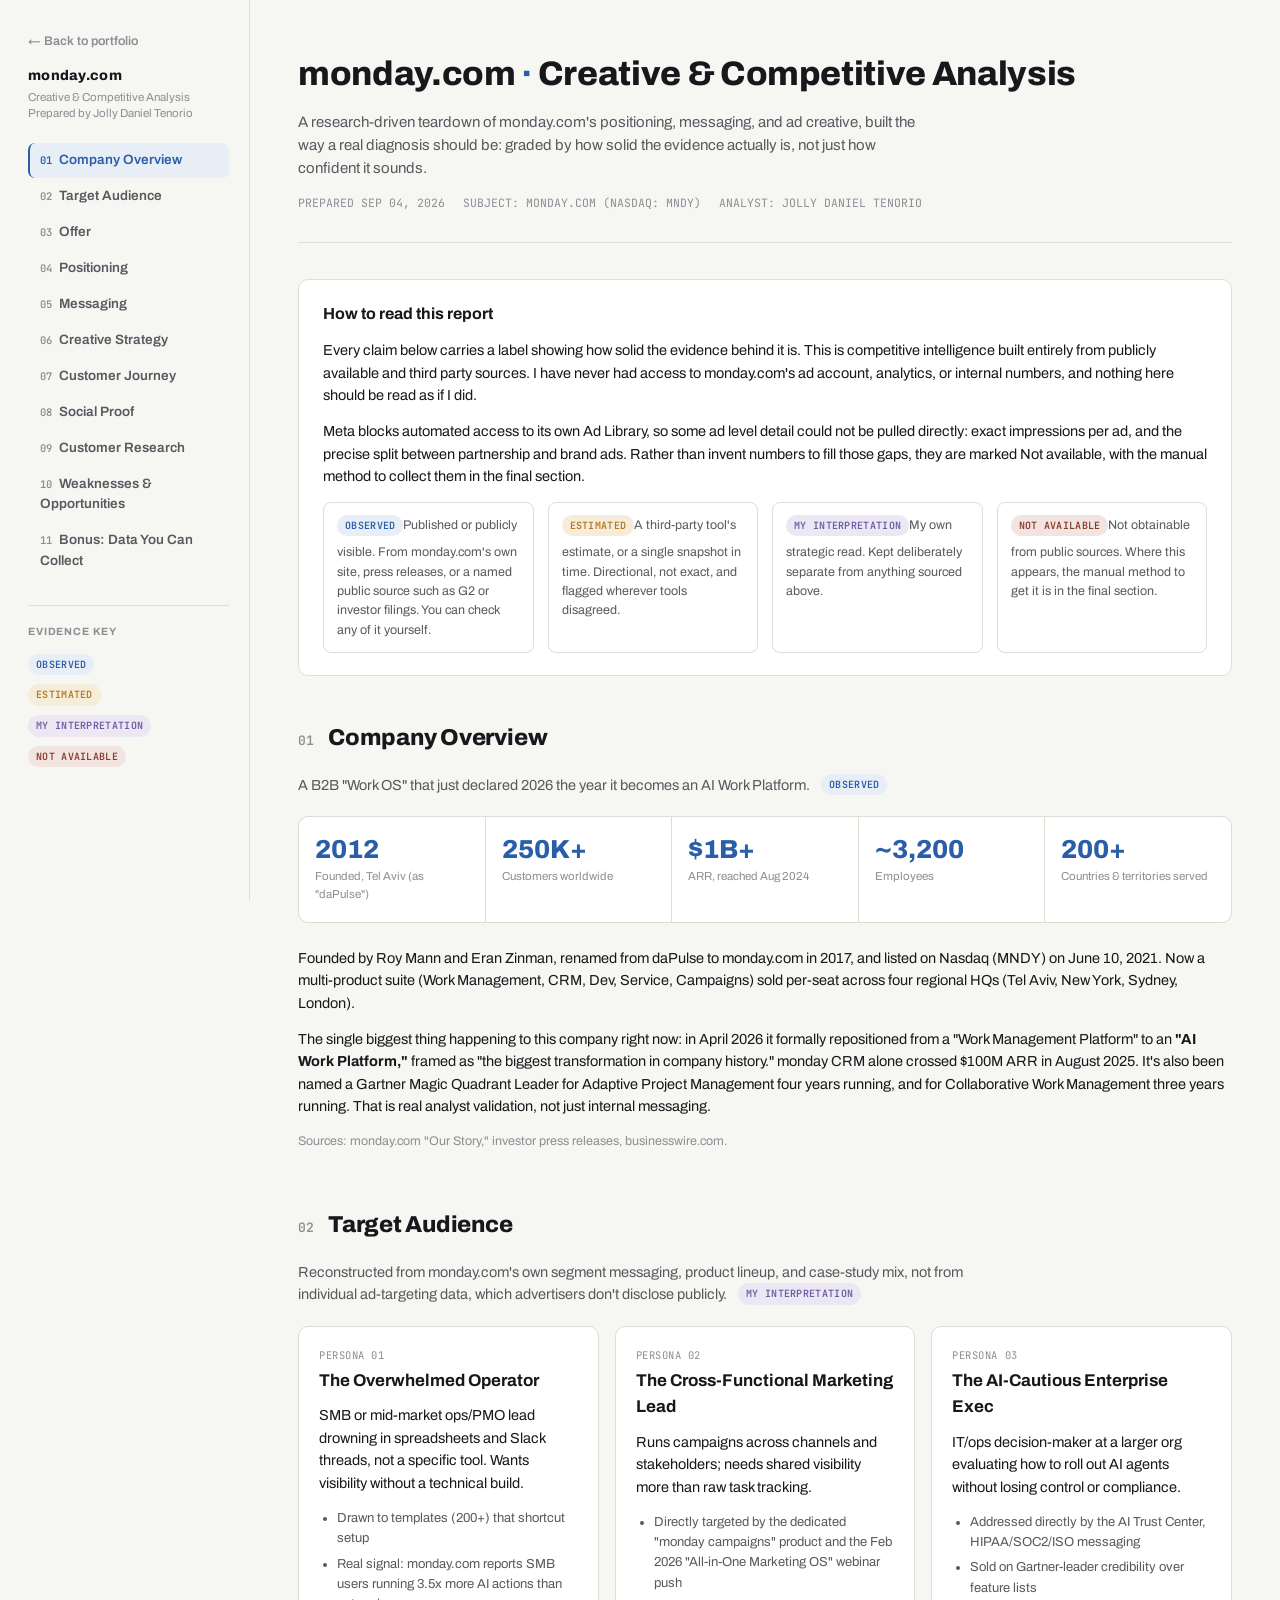
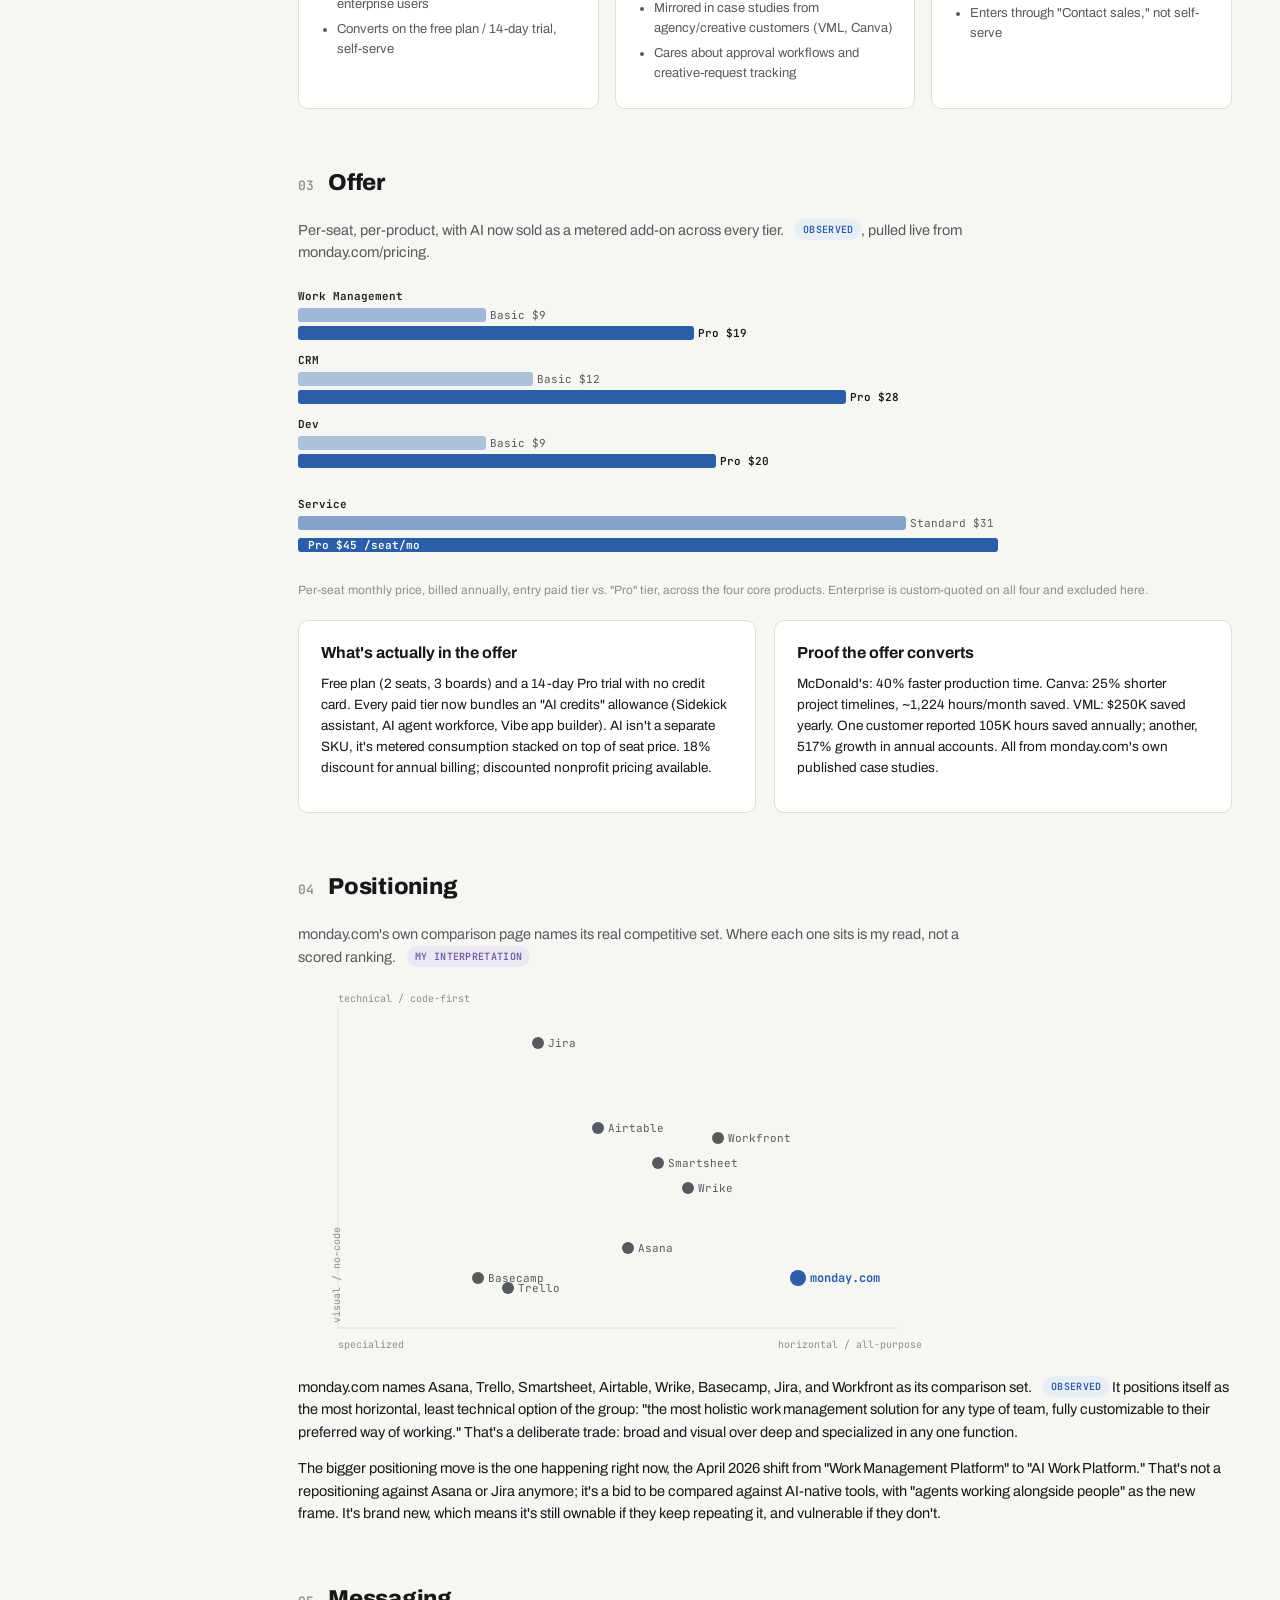
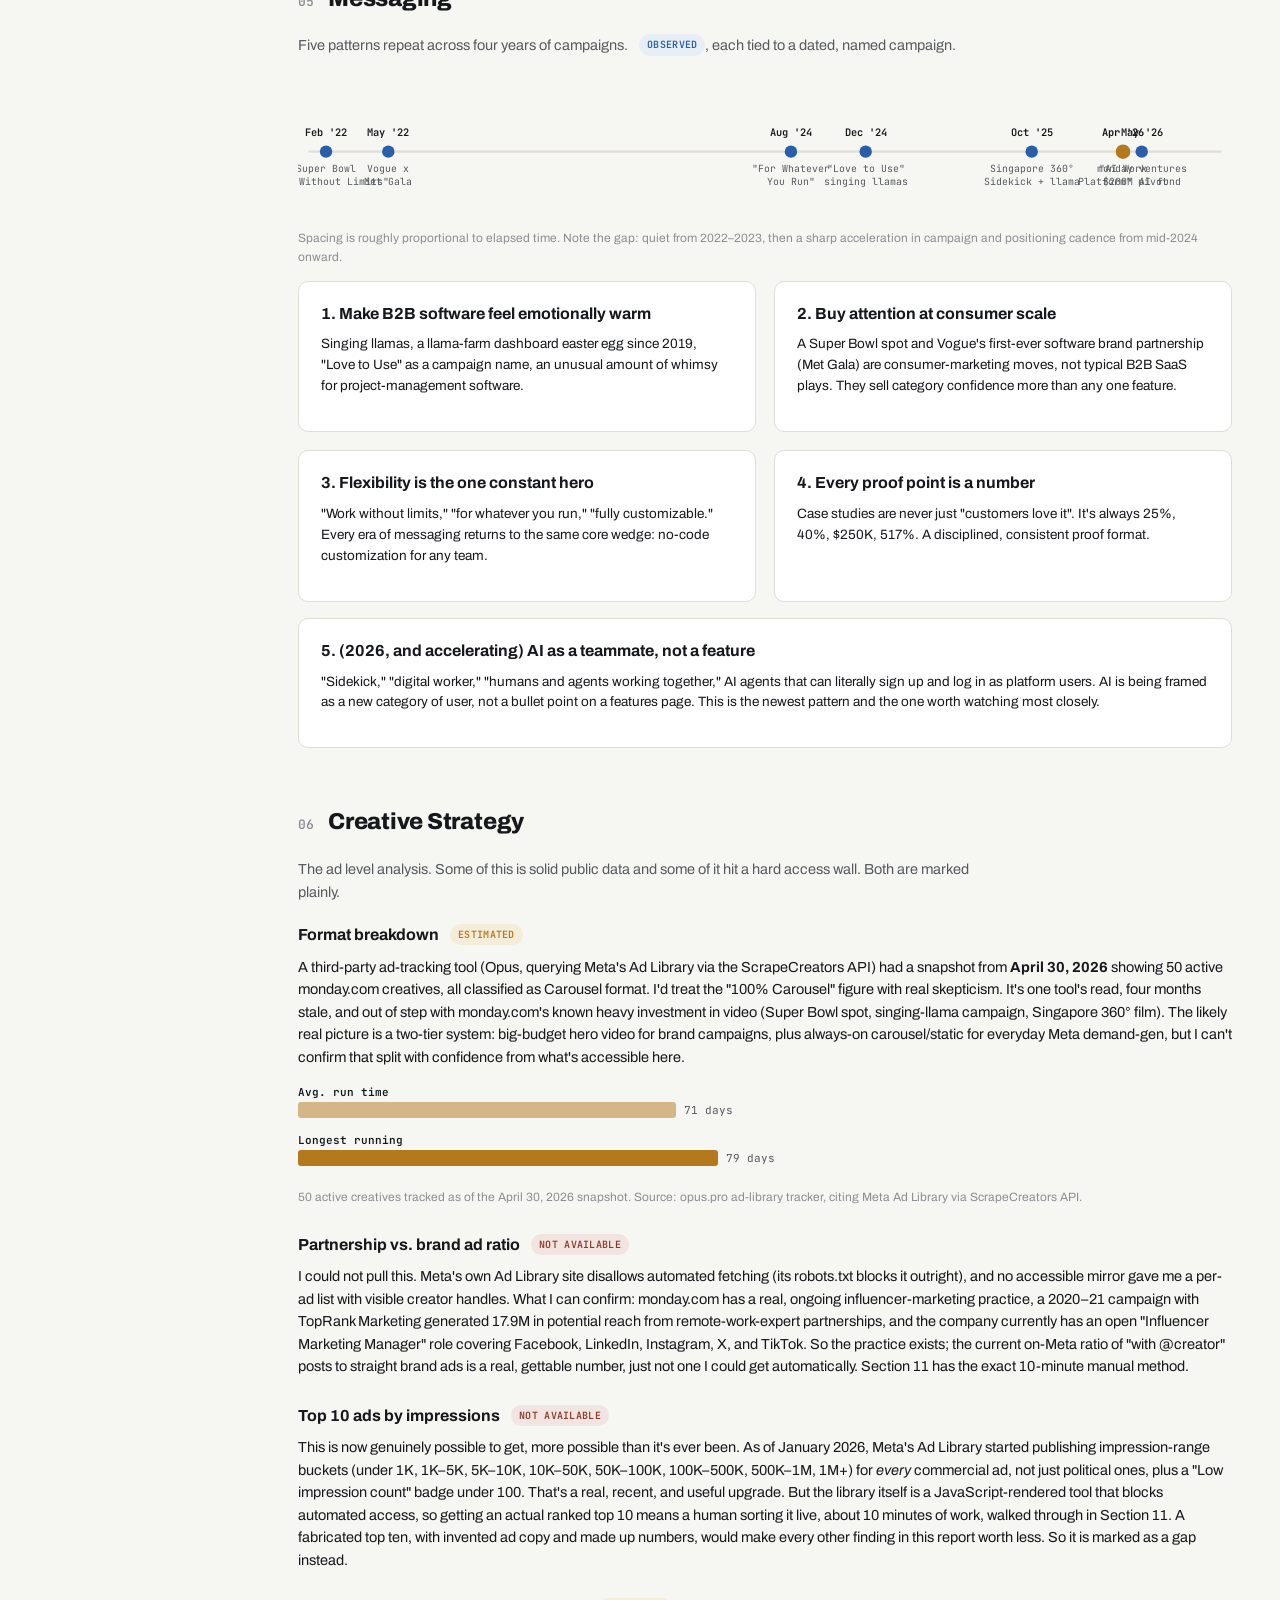
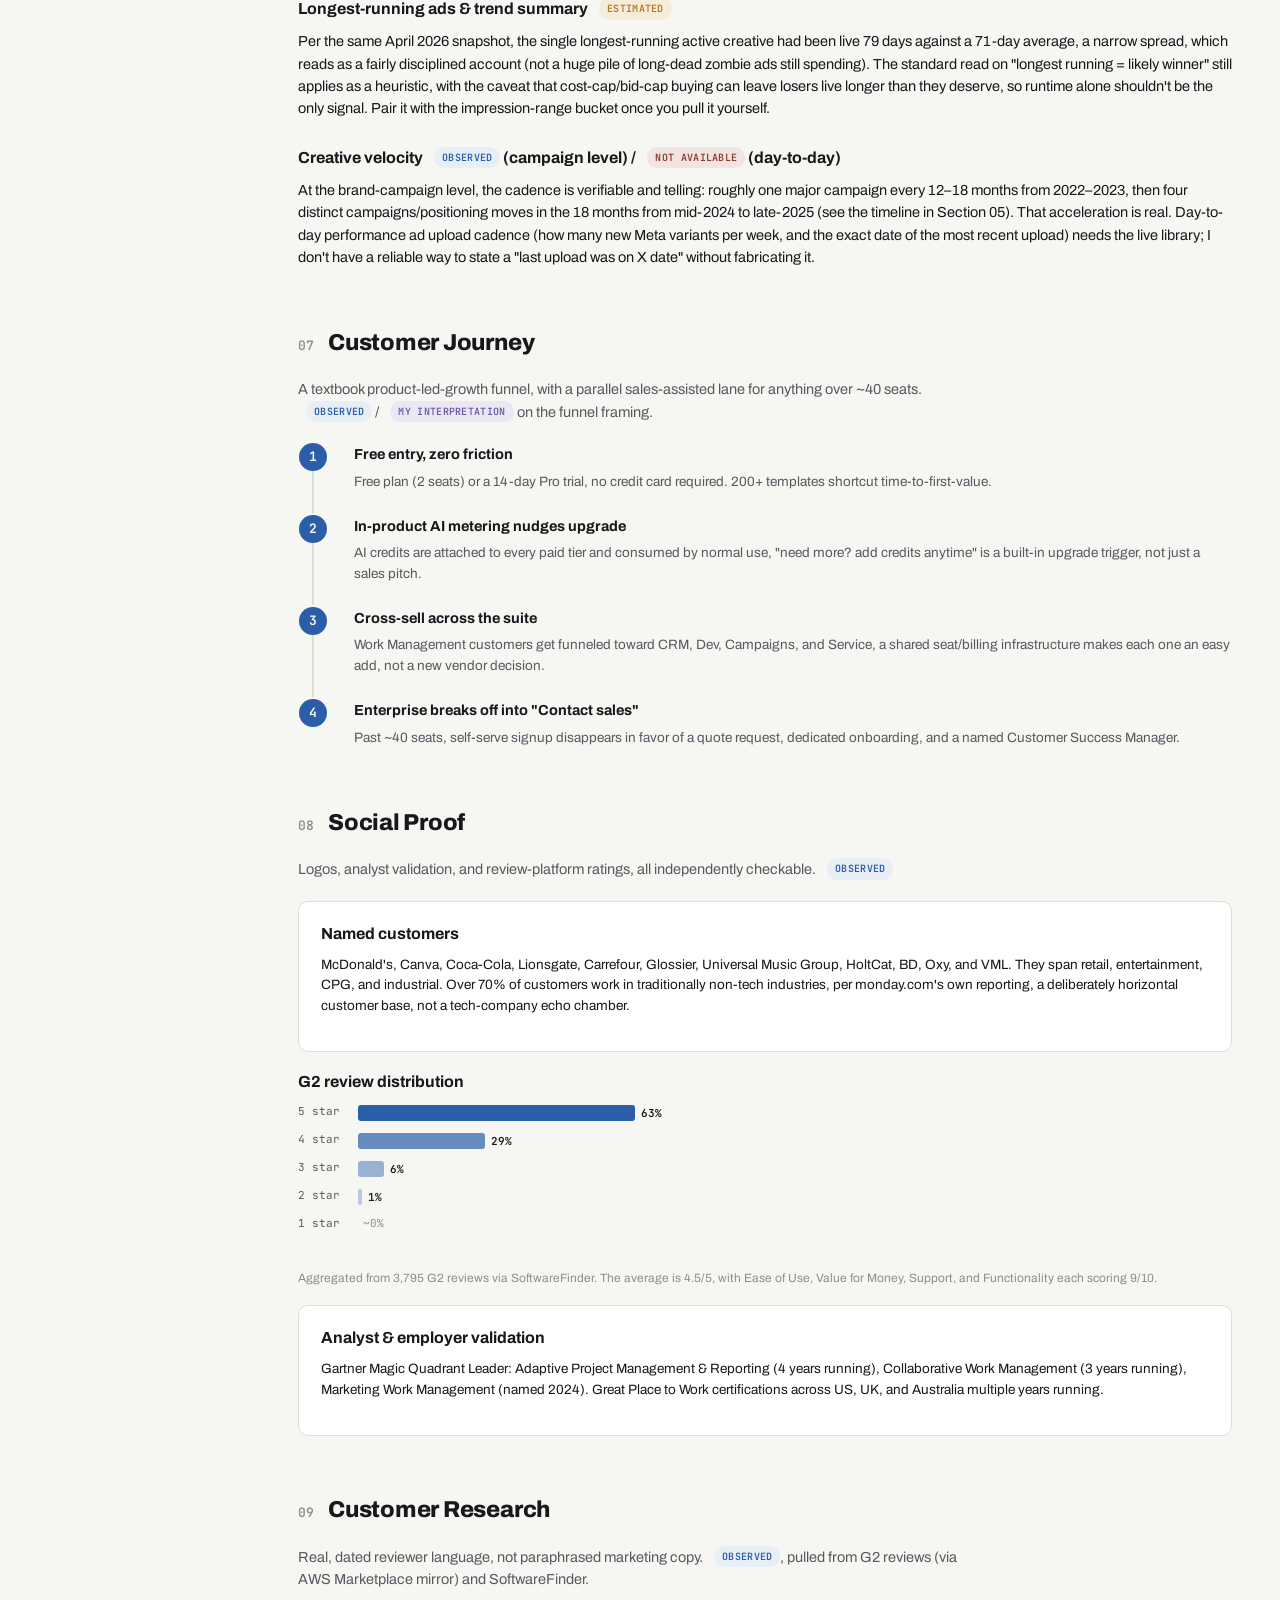
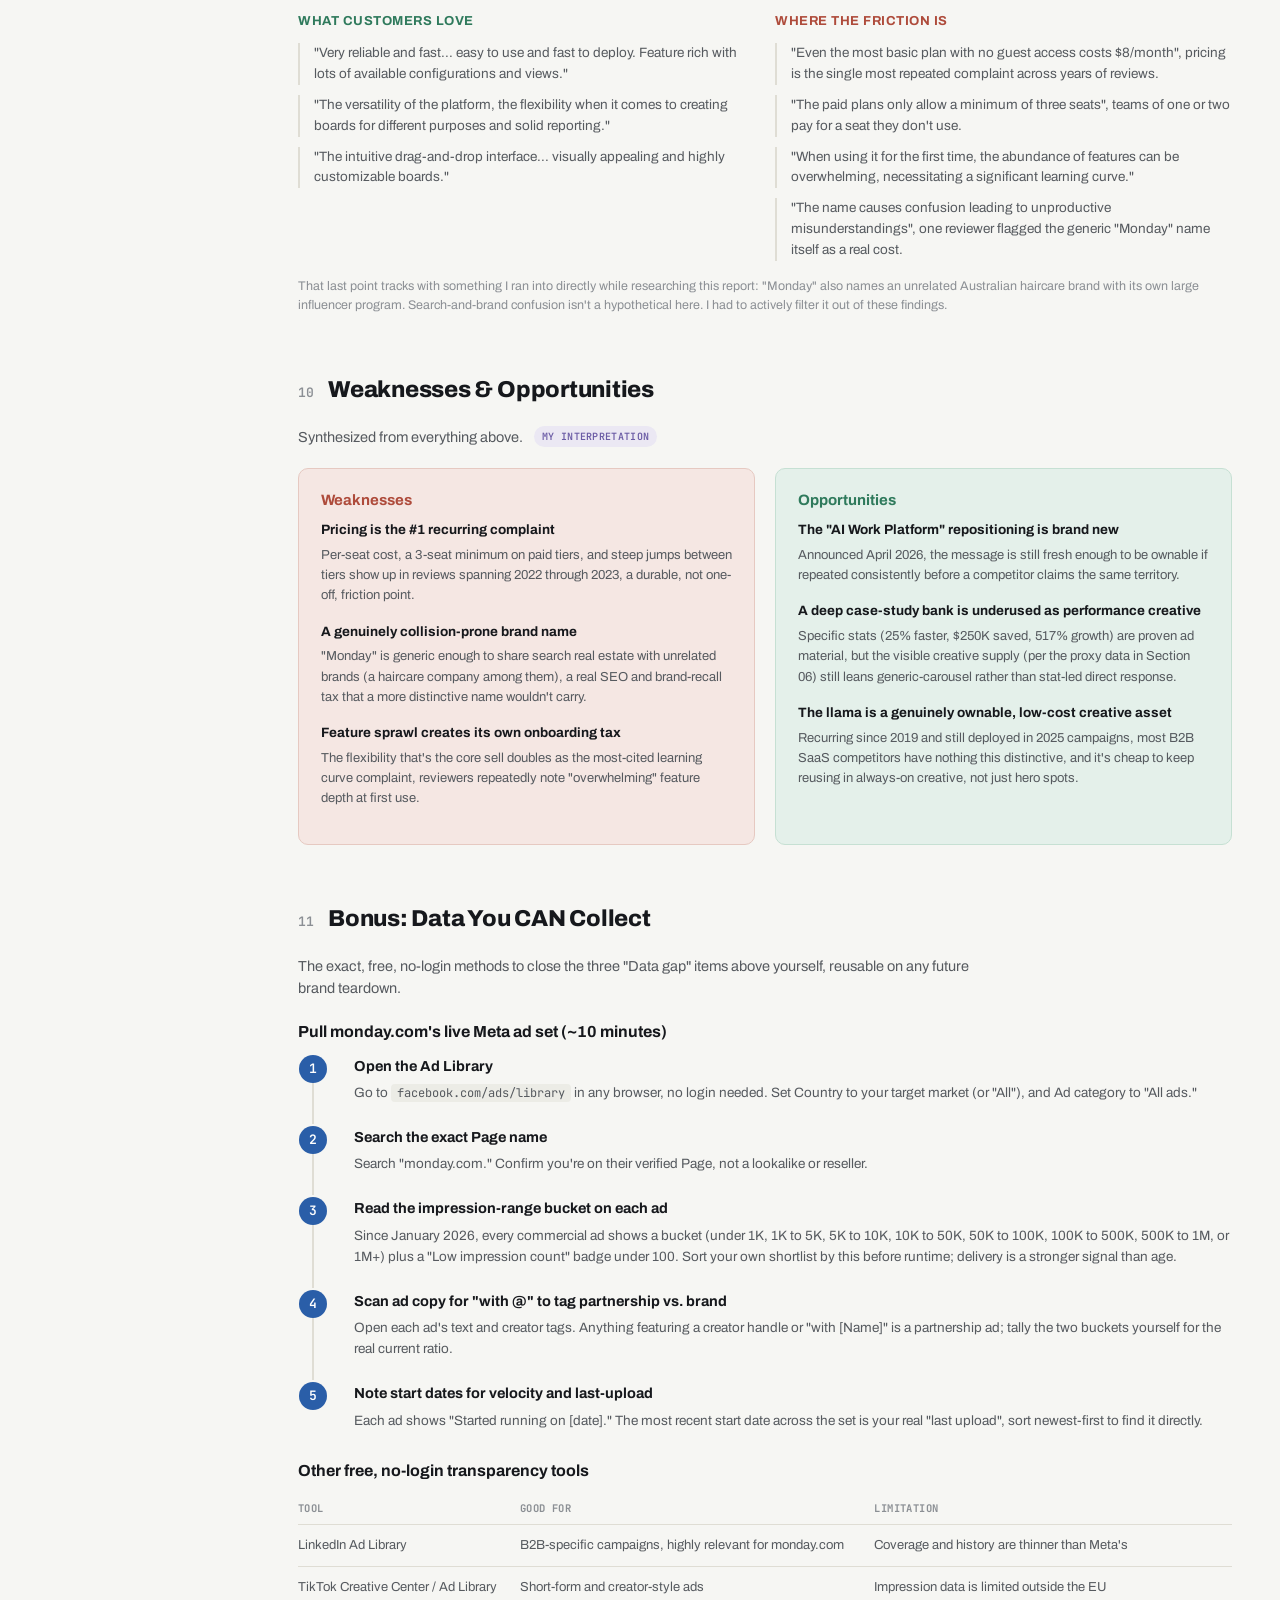
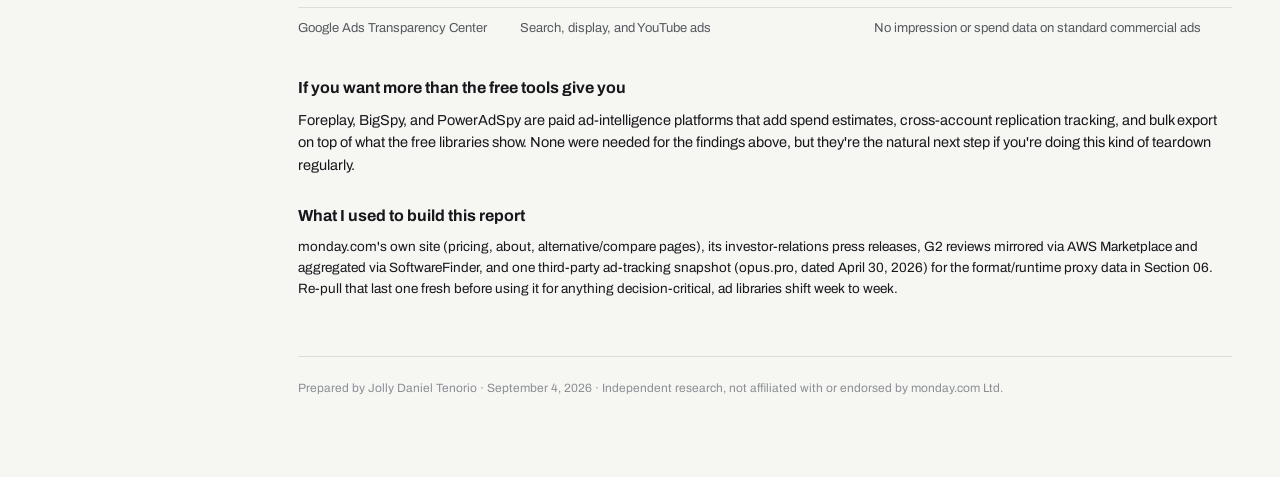
<file: monday-com.html>
<!DOCTYPE html>
<html lang="en">
<head>
<meta charset="UTF-8">
<meta name="viewport" content="width=device-width, initial-scale=1.0">
<title>monday.com · Creative &amp; Competitive Analysis</title>
<link rel="preconnect" href="https://fonts.googleapis.com">
<link href="https://fonts.googleapis.com/css2?family=Archivo:wght@500;600;700;800&family=Source+Serif+4:ital,wght@0,400;0,600;1,400&family=JetBrains+Mono:wght@400;500;600&display=swap" rel="stylesheet">
<style>
  :root{
    --paper:#F6F6F3;
    --paper-deep:#ECECE6;
    --card:#FFFFFF;
    --ink:#16181C;
    --ink-dim:#565A5F;
    --ink-faint:#8B8F94;
    --line:#DFDDD4;
    --signal:#2A5EA8;      /* verified */
    --signal-bg:#E8EEF6;
    --gold:#B4791F;        /* proxy */
    --gold-bg:#F5ECDA;
    --analyst:#6B5CA5;     /* analyst read */
    --analyst-bg:#EBE8F3;
    --gap:#8A3B2E;         /* data gap */
    --gap-bg:#F2E4E0;
    --risk:#AE4B3B;
    --risk-bg:#F5E7E3;
    --opp:#2F7A5C;
    --opp-bg:#E4F0EA;
    --radius:10px;
  }
  *{box-sizing:border-box;}
  html{scroll-behavior:smooth;}
  body{
    margin:0;
    background:var(--paper);
    color:var(--ink);
    font-family:'Archivo',-apple-system,BlinkMacSystemFont,sans-serif;
    line-height:1.55;
    -webkit-font-smoothing:antialiased;
  }
  a{color:var(--signal);}
  .layout{
    display:flex;
    max-width:1320px;
    margin:0 auto;
  }

  /* ---------- sidebar ---------- */
  #sidebar{
    width:250px;
    flex-shrink:0;
    position:sticky;
    top:0;
    align-self:flex-start;
    height:100vh;
    overflow-y:auto;
    padding:28px 20px 28px 28px;
    border-right:1px solid var(--line);
  }
  .side-brand{
    font-weight:800;
    font-size:14px;
    letter-spacing:.02em;
    margin-bottom:2px;
  }
  .side-sub{
    font-size:11.5px;
    color:var(--ink-faint);
    margin-bottom:22px;
    line-height:1.4;
  }
  #sidebar nav a{
    display:block;
    font-size:13.5px;
    font-weight:600;
    color:var(--ink-dim);
    text-decoration:none;
    padding:7px 10px;
    border-radius:7px;
    margin-bottom:1px;
    border-left:2px solid transparent;
  }
  #sidebar nav a .n{
    font-family:'JetBrains Mono',monospace;
    font-size:10.5px;
    color:var(--ink-faint);
    margin-right:7px;
  }
  #sidebar nav a:hover{ background:var(--paper-deep); color:var(--ink); }
  #sidebar nav a.active{
    background:var(--signal-bg);
    color:var(--signal);
    border-left:2px solid var(--signal);
  }
  #sidebar nav a.active .n{ color:var(--signal); }
  .side-legend{
    margin-top:26px;
    padding-top:18px;
    border-top:1px solid var(--line);
  }
  .side-legend-title{
    font-size:10.5px;
    text-transform:uppercase;
    letter-spacing:.08em;
    color:var(--ink-faint);
    margin-bottom:10px;
    font-weight:700;
  }
  .mobile-toggle{ display:none; }

  /* ---------- main ---------- */
  main{
    flex:1;
    min-width:0;
    padding:28px 48px 80px;
  }
  .hero{
    padding:20px 0 30px;
    border-bottom:1px solid var(--line);
    margin-bottom:36px;
  }
  .hero h1{
    font-size:34px;
    font-weight:800;
    margin:0 0 10px;
    letter-spacing:-.01em;
  }
  .hero h1 span{ color:var(--signal); }
  .hero p{
    color:var(--ink-dim);
    font-size:15px;
    max-width:640px;
    margin:0 0 14px;
  }
  .hero-meta{
    display:flex;
    gap:18px;
    flex-wrap:wrap;
    font-family:'JetBrains Mono',monospace;
    font-size:11.5px;
    color:var(--ink-faint);
  }

  section{
    margin-bottom:56px;
    scroll-margin-top:20px;
  }
  .sec-head{
    display:flex;
    align-items:baseline;
    gap:14px;
    margin-bottom:18px;
  }
  .sec-num{
    font-family:'JetBrains Mono',monospace;
    font-size:13px;
    color:var(--ink-faint);
    font-weight:600;
  }
  .sec-head h2{
    font-size:23px;
    font-weight:800;
    margin:0;
    letter-spacing:-.01em;
  }
  .sec-dek{
    color:var(--ink-dim);
    font-size:14.5px;
    max-width:680px;
    margin:0 0 20px;
  }

  p{ margin:0 0 14px; font-size:14.5px; }
  h3{ font-size:16px; font-weight:700; margin:0 0 8px; }

  /* ---------- evidence tags ---------- */
  .tag{
    display:inline-flex;
    align-items:center;
    gap:5px;
    font-family:'JetBrains Mono',monospace;
    font-size:10px;
    font-weight:600;
    letter-spacing:.03em;
    text-transform:uppercase;
    padding:3px 8px;
    border-radius:20px;
    white-space:nowrap;
  }
  .tag.observed{ background:var(--signal-bg); color:var(--signal); }
  .tag.estimated{ background:var(--gold-bg); color:var(--gold); }
  .tag.interp{ background:var(--analyst-bg); color:var(--analyst); }
  .tag.unavailable{ background:var(--gap-bg); color:var(--gap); }
  .tag-inline{ margin-left:8px; vertical-align:2px; }

  /* ---------- methodology box ---------- */
  .method-box{
    background:var(--card);
    border:1px solid var(--line);
    border-radius:var(--radius);
    padding:22px 24px;
    margin-bottom:44px;
  }
  .method-box h3{ margin-bottom:12px; }
  .method-grid{
    display:grid;
    grid-template-columns:repeat(4,1fr);
    gap:14px;
    margin-top:14px;
  }
  .method-cell{
    border:1px solid var(--line);
    border-radius:8px;
    padding:12px 13px;
    font-size:12.5px;
    color:var(--ink-dim);
  }
  .method-cell .tag{ margin-bottom:7px; }

  /* ---------- stat strip ---------- */
  .stat-strip{
    display:grid;
    grid-template-columns:repeat(5,1fr);
    gap:1px;
    background:var(--line);
    border:1px solid var(--line);
    border-radius:var(--radius);
    overflow:hidden;
    margin-bottom:24px;
  }
  .stat-cell{
    background:var(--card);
    padding:18px 16px;
    text-align:left;
  }
  .stat-num{
    font-size:26px;
    font-weight:800;
    color:var(--signal);
    display:block;
    line-height:1.1;
  }
  .stat-label{
    font-size:11.5px;
    color:var(--ink-faint);
    margin-top:4px;
  }

  /* ---------- cards ---------- */
  .card{
    background:var(--card);
    border:1px solid var(--line);
    border-radius:var(--radius);
    padding:20px 22px;
  }
  .grid-2{ display:grid; grid-template-columns:1fr 1fr; gap:18px; }
  .grid-3{ display:grid; grid-template-columns:repeat(3,1fr); gap:16px; }

  /* ---------- persona cards ---------- */
  .persona{
    border:1px solid var(--line);
    border-radius:var(--radius);
    padding:20px;
    background:var(--card);
  }
  .persona .ptag{
    font-family:'JetBrains Mono',monospace;
    font-size:10.5px;
    color:var(--ink-faint);
    text-transform:uppercase;
    letter-spacing:.05em;
  }
  .persona h3{ margin:5px 0 10px; font-size:17px; }
  .persona ul{ margin:10px 0 0; padding-left:18px; font-size:13px; color:var(--ink-dim); }
  .persona li{ margin-bottom:5px; }

  /* ---------- timeline ---------- */
  .timeline-wrap{ margin:22px 0 8px; }
  .timeline-caption{ font-size:12px; color:var(--ink-faint); margin-top:8px; }

  /* ---------- quotes ---------- */
  blockquote{
    font-family:'Source Serif 4',serif;
    font-size:16.5px;
    font-style:italic;
    color:var(--ink);
    border-left:3px solid var(--signal);
    padding:4px 0 4px 18px;
    margin:0 0 8px;
  }
  .quote-src{
    font-family:'JetBrains Mono',monospace;
    font-size:11px;
    color:var(--ink-faint);
    margin-bottom:20px;
    padding-left:21px;
  }

  /* ---------- review grid ---------- */
  .rev-cols{ display:grid; grid-template-columns:1fr 1fr; gap:20px; margin-top:18px;}
  .rev-col h4{ font-size:13px; text-transform:uppercase; letter-spacing:.04em; margin:0 0 12px; }
  .rev-col.love h4{ color:var(--opp); }
  .rev-col.friction h4{ color:var(--risk); }
  .rev-item{ font-size:13.5px; color:var(--ink-dim); margin-bottom:10px; padding-left:14px; border-left:2px solid var(--line); }

  /* ---------- weakness/opp grid ---------- */
  .wo-grid{ display:grid; grid-template-columns:1fr 1fr; gap:20px; }
  .wo-col{ border-radius:var(--radius); padding:20px 22px; }
  .wo-col.weak{ background:var(--risk-bg); border:1px solid #E6C9C1; }
  .wo-col.opp{ background:var(--opp-bg); border:1px solid #C6E0D3; }
  .wo-col h3{ font-size:15px; }
  .wo-col.weak h3{ color:var(--risk); }
  .wo-col.opp h3{ color:var(--opp); }
  .wo-item{ margin-bottom:16px; }
  .wo-item h4{ font-size:13.5px; margin:0 0 4px; }
  .wo-item p{ font-size:13px; color:var(--ink-dim); margin:0; }

  /* ---------- steps (bonus section) ---------- */
  .steps{ counter-reset:step; margin-top:10px; }
  .step{
    position:relative;
    padding:0 0 20px 40px;
    border-left:2px solid var(--line);
    margin-left:14px;
  }
  .step:last-child{ border-left:2px solid transparent; padding-bottom:0; }
  .step::before{
    counter-increment:step;
    content:counter(step);
    position:absolute;
    left:-15px;
    top:0;
    width:28px;
    height:28px;
    border-radius:50%;
    background:var(--signal);
    color:#fff;
    font-family:'JetBrains Mono',monospace;
    font-weight:600;
    font-size:13px;
    display:flex;
    align-items:center;
    justify-content:center;
  }
  .step h4{ font-size:14.5px; margin:2px 0 6px; }
  .step p{ font-size:13.5px; color:var(--ink-dim); margin:0; }
  .step code{
    background:var(--paper-deep);
    padding:1px 6px;
    border-radius:4px;
    font-family:'JetBrains Mono',monospace;
    font-size:12px;
  }

  .tool-table{ width:100%; border-collapse:collapse; margin-top:16px; font-size:13px; }
  .tool-table th{
    text-align:left;
    font-family:'JetBrains Mono',monospace;
    font-size:10.5px;
    text-transform:uppercase;
    letter-spacing:.04em;
    color:var(--ink-faint);
    border-bottom:1px solid var(--line);
    padding:0 10px 8px 0;
  }
  .tool-table td{
    padding:10px 10px 10px 0;
    border-bottom:1px solid var(--line);
    color:var(--ink-dim);
    vertical-align:top;
  }
  .tool-table tr:last-child td{ border-bottom:none; }

  footer{
    border-top:1px solid var(--line);
    padding-top:22px;
    margin-top:20px;
    font-size:12px;
    color:var(--ink-faint);
  }

  @media (max-width: 980px){
    #sidebar{ display:none; }
    main{ padding:20px 20px 60px; }
    .method-grid{ grid-template-columns:repeat(2,1fr); }
    .stat-strip{ grid-template-columns:repeat(2,1fr); }
    .grid-2, .grid-3, .rev-cols, .wo-grid{ grid-template-columns:1fr; }
  }
</style>
</head>
<body>

<div class="layout">
  <aside id="sidebar">
    <a href="index.html" style="display:inline-block; font-size:12.5px; font-weight:600; color:var(--ink-faint); text-decoration:none; margin-bottom:14px;">&larr; Back to portfolio</a>
    <div class="side-brand">monday.com</div>
    <div class="side-sub">Creative &amp; Competitive Analysis<br>Prepared by Jolly Daniel Tenorio</div>
    <nav id="toc">
      <a href="#overview"><span class="n">01</span>Company Overview</a>
      <a href="#audience"><span class="n">02</span>Target Audience</a>
      <a href="#offer"><span class="n">03</span>Offer</a>
      <a href="#positioning"><span class="n">04</span>Positioning</a>
      <a href="#messaging"><span class="n">05</span>Messaging</a>
      <a href="#creative"><span class="n">06</span>Creative Strategy</a>
      <a href="#journey"><span class="n">07</span>Customer Journey</a>
      <a href="#proof"><span class="n">08</span>Social Proof</a>
      <a href="#research"><span class="n">09</span>Customer Research</a>
      <a href="#weaknesses"><span class="n">10</span>Weaknesses &amp; Opportunities</a>
      <a href="#bonus"><span class="n">11</span>Bonus: Data You Can Collect</a>
    </nav>
    <div class="side-legend">
      <div class="side-legend-title">Evidence key</div>
      <div style="margin-bottom:6px;"><span class="tag observed">Observed</span></div>
      <div style="margin-bottom:6px;"><span class="tag estimated">Estimated</span></div>
      <div style="margin-bottom:6px;"><span class="tag interp">My interpretation</span></div>
      <div><span class="tag unavailable">Not available</span></div>
    </div>
  </aside>

  <main>
    <div class="hero">
      <h1>monday.com <span>·</span> Creative &amp; Competitive Analysis</h1>
      <p>A research-driven teardown of monday.com's positioning, messaging, and ad creative, built the way a real diagnosis should be: graded by how solid the evidence actually is, not just how confident it sounds.</p>
      <div class="hero-meta">
        <span>PREPARED SEP 04, 2026</span>
        <span>SUBJECT: MONDAY.COM (NASDAQ: MNDY)</span>
        <span>ANALYST: JOLLY DANIEL TENORIO</span>
      </div>
    </div>

    <div class="method-box">
      <h3>How to read this report</h3>
      <p>Every claim below carries a label showing how solid the evidence behind it is. This is competitive intelligence built entirely from publicly available and third party sources. I have never had access to monday.com's ad account, analytics, or internal numbers, and nothing here should be read as if I did.</p>
      <p>Meta blocks automated access to its own Ad Library, so some ad level detail could not be pulled directly: exact impressions per ad, and the precise split between partnership and brand ads. Rather than invent numbers to fill those gaps, they are marked Not available, with the manual method to collect them in the final section.</p>
      <div class="method-grid">
        <div class="method-cell"><span class="tag observed">Observed</span>Published or publicly visible. From monday.com's own site, press releases, or a named public source such as G2 or investor filings. You can check any of it yourself.</div>
        <div class="method-cell"><span class="tag estimated">Estimated</span>A third-party tool's estimate, or a single snapshot in time. Directional, not exact, and flagged wherever tools disagreed.</div>
        <div class="method-cell"><span class="tag interp">My interpretation</span>My own strategic read. Kept deliberately separate from anything sourced above.</div>
        <div class="method-cell"><span class="tag unavailable">Not available</span>Not obtainable from public sources. Where this appears, the manual method to get it is in the final section.</div>
      </div>
    </div>

    <!-- ============ 01 OVERVIEW ============ -->
    <section id="overview">
      <div class="sec-head"><span class="sec-num">01</span><h2>Company Overview</h2></div>
      <p class="sec-dek">A B2B "Work OS" that just declared 2026 the year it becomes an AI Work Platform. <span class="tag observed tag-inline">Observed</span></p>

      <div class="stat-strip">
        <div class="stat-cell"><span class="stat-num">2012</span><div class="stat-label">Founded, Tel Aviv (as "daPulse")</div></div>
        <div class="stat-cell"><span class="stat-num">250K+</span><div class="stat-label">Customers worldwide</div></div>
        <div class="stat-cell"><span class="stat-num">$1B+</span><div class="stat-label">ARR, reached Aug 2024</div></div>
        <div class="stat-cell"><span class="stat-num">~3,200</span><div class="stat-label">Employees</div></div>
        <div class="stat-cell"><span class="stat-num">200+</span><div class="stat-label">Countries &amp; territories served</div></div>
      </div>

      <p>Founded by Roy Mann and Eran Zinman, renamed from daPulse to monday.com in 2017, and listed on Nasdaq (MNDY) on June 10, 2021. Now a multi-product suite (Work Management, CRM, Dev, Service, Campaigns) sold per-seat across four regional HQs (Tel Aviv, New York, Sydney, London).</p>
      <p>The single biggest thing happening to this company right now: in April 2026 it formally repositioned from a "Work Management Platform" to an <strong>"AI Work Platform,"</strong> framed as "the biggest transformation in company history." monday CRM alone crossed $100M ARR in August 2025. It's also been named a Gartner Magic Quadrant Leader for Adaptive Project Management four years running, and for Collaborative Work Management three years running. That is real analyst validation, not just internal messaging.</p>
      <p style="color:var(--ink-faint); font-size:12.5px;">Sources: monday.com "Our Story," investor press releases, businesswire.com.</p>
    </section>

    <!-- ============ 02 AUDIENCE ============ -->
    <section id="audience">
      <div class="sec-head"><span class="sec-num">02</span><h2>Target Audience</h2></div>
      <p class="sec-dek">Reconstructed from monday.com's own segment messaging, product lineup, and case-study mix, not from individual ad-targeting data, which advertisers don't disclose publicly. <span class="tag interp tag-inline">My interpretation</span></p>

      <div class="grid-3">
        <div class="persona">
          <div class="ptag">Persona 01</div>
          <h3>The Overwhelmed Operator</h3>
          <p>SMB or mid-market ops/PMO lead drowning in spreadsheets and Slack threads, not a specific tool. Wants visibility without a technical build.</p>
          <ul>
            <li>Drawn to templates (200+) that shortcut setup</li>
            <li>Real signal: monday.com reports SMB users running 3.5x more AI actions than enterprise users</li>
            <li>Converts on the free plan / 14-day trial, self-serve</li>
          </ul>
        </div>
        <div class="persona">
          <div class="ptag">Persona 02</div>
          <h3>The Cross-Functional Marketing Lead</h3>
          <p>Runs campaigns across channels and stakeholders; needs shared visibility more than raw task tracking.</p>
          <ul>
            <li>Directly targeted by the dedicated "monday campaigns" product and the Feb 2026 "All-in-One Marketing OS" webinar push</li>
            <li>Mirrored in case studies from agency/creative customers (VML, Canva)</li>
            <li>Cares about approval workflows and creative-request tracking</li>
          </ul>
        </div>
        <div class="persona">
          <div class="ptag">Persona 03</div>
          <h3>The AI-Cautious Enterprise Exec</h3>
          <p>IT/ops decision-maker at a larger org evaluating how to roll out AI agents without losing control or compliance.</p>
          <ul>
            <li>Addressed directly by the AI Trust Center, HIPAA/SOC2/ISO messaging</li>
            <li>Sold on Gartner-leader credibility over feature lists</li>
            <li>Enters through "Contact sales," not self-serve</li>
          </ul>
        </div>
      </div>
    </section>

    <!-- ============ 03 OFFER ============ -->
    <section id="offer">
      <div class="sec-head"><span class="sec-num">03</span><h2>Offer</h2></div>
      <p class="sec-dek">Per-seat, per-product, with AI now sold as a metered add-on across every tier. <span class="tag observed tag-inline">Observed</span>, pulled live from monday.com/pricing.</p>

      <svg viewBox="0 0 700 210" style="width:100%; max-width:700px; font-family:'JetBrains Mono',monospace;">
        <!-- Work Management -->
        <text x="0" y="16" font-size="11" font-weight="600" fill="#16181C">Work Management</text>
        <rect x="0" y="24" width="188" height="14" rx="3" fill="#DCE6F2"/>
        <rect x="0" y="24" width="188" height="14" rx="3" fill="#2A5EA8" opacity="0.35"/>
        <text x="192" y="35" font-size="11" fill="#565A5F">Basic $9</text>
        <rect x="0" y="42" width="396" height="14" rx="3" fill="#2A5EA8"/>
        <text x="400" y="53" font-size="11" fill="#16181C" font-weight="600">Pro $19</text>

        <!-- CRM -->
        <text x="0" y="80" font-size="11" font-weight="600" fill="#16181C">CRM</text>
        <rect x="0" y="88" width="235" height="14" rx="3" fill="#2A5EA8" opacity="0.35"/>
        <text x="239" y="99" font-size="11" fill="#565A5F">Basic $12</text>
        <rect x="0" y="106" width="548" height="14" rx="3" fill="#2A5EA8"/>
        <text x="552" y="117" font-size="11" fill="#16181C" font-weight="600">Pro $28</text>

        <!-- Dev -->
        <text x="0" y="144" font-size="11" font-weight="600" fill="#16181C">Dev</text>
        <rect x="0" y="152" width="188" height="14" rx="3" fill="#2A5EA8" opacity="0.35"/>
        <text x="192" y="163" font-size="11" fill="#565A5F">Basic $9</text>
        <rect x="0" y="170" width="418" height="14" rx="3" fill="#2A5EA8"/>
        <text x="422" y="181" font-size="11" fill="#16181C" font-weight="600">Pro $20</text>

        <!-- Service -->
        <text x="0" y="208" font-size="11" font-weight="600" fill="#16181C" transform="translate(0,-208)"></text>
      </svg>
      <svg viewBox="0 0 700 70" style="width:100%; max-width:700px; font-family:'JetBrains Mono',monospace; margin-top:-6px;">
        <text x="0" y="12" font-size="11" font-weight="600" fill="#16181C">Service</text>
        <rect x="0" y="20" width="608" height="14" rx="3" fill="#2A5EA8" opacity="0.55"/>
        <text x="612" y="31" font-size="11" fill="#565A5F">Standard $31</text>
        <rect x="0" y="42" width="700" height="14" rx="3" fill="#2A5EA8"/>
        <text x="10" y="53" font-size="11" fill="#fff" font-weight="600">Pro $45 /seat/mo</text>
      </svg>
      <p class="timeline-caption">Per-seat monthly price, billed annually, entry paid tier vs. "Pro" tier, across the four core products. Enterprise is custom-quoted on all four and excluded here.</p>

      <div class="grid-2" style="margin-top:20px;">
        <div class="card">
          <h3>What's actually in the offer</h3>
          <p style="font-size:13.5px;">Free plan (2 seats, 3 boards) and a 14-day Pro trial with no credit card. Every paid tier now bundles an "AI credits" allowance (Sidekick assistant, AI agent workforce, Vibe app builder). AI isn't a separate SKU, it's metered consumption stacked on top of seat price. 18% discount for annual billing; discounted nonprofit pricing available.</p>
        </div>
        <div class="card">
          <h3>Proof the offer converts</h3>
          <p style="font-size:13.5px;">McDonald's: 40% faster production time. Canva: 25% shorter project timelines, ~1,224 hours/month saved. VML: $250K saved yearly. One customer reported 105K hours saved annually; another, 517% growth in annual accounts. All from monday.com's own published case studies.</p>
        </div>
      </div>
    </section>

    <!-- ============ 04 POSITIONING ============ -->
    <section id="positioning">
      <div class="sec-head"><span class="sec-num">04</span><h2>Positioning</h2></div>
      <p class="sec-dek">monday.com's own comparison page names its real competitive set. Where each one sits is my read, not a scored ranking. <span class="tag interp tag-inline">My interpretation</span></p>

      <svg viewBox="0 0 640 380" style="width:100%; max-width:640px; font-family:'JetBrains Mono',monospace;">
        <line x1="40" y1="20" x2="40" y2="340" stroke="#DFDDD4" stroke-width="1"/>
        <line x1="40" y1="340" x2="600" y2="340" stroke="#DFDDD4" stroke-width="1"/>
        <text x="40" y="14" font-size="10" fill="#8B8F94">technical / code-first</text>
        <text x="40" y="360" font-size="10" fill="#8B8F94">specialized</text>
        <text x="480" y="360" font-size="10" fill="#8B8F94">horizontal / all-purpose</text>
        <text x="42" y="335" font-size="10" fill="#8B8F94" transform="rotate(-90 42 335)">visual / no-code</text>

        <!-- points: x mapped 40-600 (specialized->horizontal), y mapped 20-340 (technical->visual) -->
        <circle cx="500" cy="290" r="8" fill="#2A5EA8"/>
        <text x="512" y="294" font-size="12" font-weight="700" fill="#2A5EA8">monday.com</text>

        <circle cx="330" cy="260" r="6" fill="#565A5F"/>
        <text x="340" y="264" font-size="11" fill="#565A5F">Asana</text>

        <circle cx="210" cy="300" r="6" fill="#565A5F"/>
        <text x="220" y="304" font-size="11" fill="#565A5F">Trello</text>

        <circle cx="360" cy="175" r="6" fill="#565A5F"/>
        <text x="370" y="179" font-size="11" fill="#565A5F">Smartsheet</text>

        <circle cx="300" cy="140" r="6" fill="#565A5F"/>
        <text x="310" y="144" font-size="11" fill="#565A5F">Airtable</text>

        <circle cx="390" cy="200" r="6" fill="#565A5F"/>
        <text x="400" y="204" font-size="11" fill="#565A5F">Wrike</text>

        <circle cx="180" cy="290" r="6" fill="#565A5F"/>
        <text x="190" y="294" font-size="11" fill="#565A5F">Basecamp</text>

        <circle cx="240" cy="55" r="6" fill="#565A5F"/>
        <text x="250" y="59" font-size="11" fill="#565A5F">Jira</text>

        <circle cx="420" cy="150" r="6" fill="#565A5F"/>
        <text x="430" y="154" font-size="11" fill="#565A5F">Workfront</text>
      </svg>

      <p>monday.com names Asana, Trello, Smartsheet, Airtable, Wrike, Basecamp, Jira, and Workfront as its comparison set. <span class="tag observed tag-inline">Observed</span> It positions itself as the most horizontal, least technical option of the group: "the most holistic work management solution for any type of team, fully customizable to their preferred way of working." That's a deliberate trade: broad and visual over deep and specialized in any one function.</p>
      <p>The bigger positioning move is the one happening right now, the April 2026 shift from "Work Management Platform" to "AI Work Platform." That's not a repositioning against Asana or Jira anymore; it's a bid to be compared against AI-native tools, with "agents working alongside people" as the new frame. It's brand new, which means it's still ownable if they keep repeating it, and vulnerable if they don't.</p>
    </section>

    <!-- ============ 05 MESSAGING ============ -->
    <section id="messaging">
      <div class="sec-head"><span class="sec-num">05</span><h2>Messaging</h2></div>
      <p class="sec-dek">Five patterns repeat across four years of campaigns. <span class="tag observed tag-inline">Observed</span>, each tied to a dated, named campaign.</p>

      <div class="timeline-wrap">
        <svg viewBox="0 0 900 130" style="width:100%; font-family:'JetBrains Mono',monospace;">
          <line x1="10" y1="70" x2="890" y2="70" stroke="#DFDDD4" stroke-width="2"/>
          <!-- month positions (0-51 range mapped to 10-890) -->
          <g>
            <circle cx="27" cy="70" r="6" fill="#2A5EA8"/>
            <text x="27" y="55" font-size="10" text-anchor="middle" fill="#16181C" font-weight="600">Feb '22</text>
            <text x="27" y="90" font-size="9.5" text-anchor="middle" fill="#565A5F">Super Bowl</text>
            <text x="27" y="102" font-size="9.5" text-anchor="middle" fill="#565A5F">"Work Without Limits"</text>
          </g>
          <g>
            <circle cx="87" cy="70" r="6" fill="#2A5EA8"/>
            <text x="87" y="55" font-size="10" text-anchor="middle" fill="#16181C" font-weight="600">May '22</text>
            <text x="87" y="90" font-size="9.5" text-anchor="middle" fill="#565A5F">Vogue x</text>
            <text x="87" y="102" font-size="9.5" text-anchor="middle" fill="#565A5F">Met Gala</text>
          </g>
          <g>
            <circle cx="475" cy="70" r="6" fill="#2A5EA8"/>
            <text x="475" y="55" font-size="10" text-anchor="middle" fill="#16181C" font-weight="600">Aug '24</text>
            <text x="475" y="90" font-size="9.5" text-anchor="middle" fill="#565A5F">"For Whatever</text>
            <text x="475" y="102" font-size="9.5" text-anchor="middle" fill="#565A5F">You Run"</text>
          </g>
          <g>
            <circle cx="547" cy="70" r="6" fill="#2A5EA8"/>
            <text x="547" y="55" font-size="10" text-anchor="middle" fill="#16181C" font-weight="600">Dec '24</text>
            <text x="547" y="90" font-size="9.5" text-anchor="middle" fill="#565A5F">"Love to Use"</text>
            <text x="547" y="102" font-size="9.5" text-anchor="middle" fill="#565A5F">singing llamas</text>
          </g>
          <g>
            <circle cx="707" cy="70" r="6" fill="#2A5EA8"/>
            <text x="707" y="55" font-size="10" text-anchor="middle" fill="#16181C" font-weight="600">Oct '25</text>
            <text x="707" y="90" font-size="9.5" text-anchor="middle" fill="#565A5F">Singapore 360°</text>
            <text x="707" y="102" font-size="9.5" text-anchor="middle" fill="#565A5F">Sidekick + llama</text>
          </g>
          <g>
            <circle cx="795" cy="70" r="7" fill="#B4791F"/>
            <text x="795" y="55" font-size="10" text-anchor="middle" fill="#16181C" font-weight="700">Apr '26</text>
            <text x="795" y="90" font-size="9.5" text-anchor="middle" fill="#565A5F">"AI Work</text>
            <text x="795" y="102" font-size="9.5" text-anchor="middle" fill="#565A5F">Platform" pivot</text>
          </g>
          <g>
            <circle cx="813" cy="70" r="6" fill="#2A5EA8"/>
            <text x="813" y="55" font-size="10" text-anchor="middle" fill="#16181C" font-weight="600">May '26</text>
            <text x="813" y="90" font-size="9.5" text-anchor="middle" fill="#565A5F">monday ventures</text>
            <text x="813" y="102" font-size="9.5" text-anchor="middle" fill="#565A5F">$200M AI fund</text>
          </g>
        </svg>
        <p class="timeline-caption">Spacing is roughly proportional to elapsed time. Note the gap: quiet from 2022–2023, then a sharp acceleration in campaign and positioning cadence from mid-2024 onward.</p>
      </div>

      <div class="grid-2" style="margin-top:10px;">
        <div class="card">
          <h3>1. Make B2B software feel emotionally warm</h3>
          <p style="font-size:13.5px;">Singing llamas, a llama-farm dashboard easter egg since 2019, "Love to Use" as a campaign name, an unusual amount of whimsy for project-management software.</p>
        </div>
        <div class="card">
          <h3>2. Buy attention at consumer scale</h3>
          <p style="font-size:13.5px;">A Super Bowl spot and Vogue's first-ever software brand partnership (Met Gala) are consumer-marketing moves, not typical B2B SaaS plays. They sell category confidence more than any one feature.</p>
        </div>
        <div class="card">
          <h3>3. Flexibility is the one constant hero</h3>
          <p style="font-size:13.5px;">"Work without limits," "for whatever you run," "fully customizable." Every era of messaging returns to the same core wedge: no-code customization for any team.</p>
        </div>
        <div class="card">
          <h3>4. Every proof point is a number</h3>
          <p style="font-size:13.5px;">Case studies are never just "customers love it". It's always 25%, 40%, $250K, 517%. A disciplined, consistent proof format.</p>
        </div>
      </div>
      <div class="card" style="margin-top:16px;">
        <h3>5. (2026, and accelerating) AI as a teammate, not a feature</h3>
        <p style="font-size:13.5px;">"Sidekick," "digital worker," "humans and agents working together," AI agents that can literally sign up and log in as platform users. AI is being framed as a new category of user, not a bullet point on a features page. This is the newest pattern and the one worth watching most closely.</p>
      </div>
    </section>

    <!-- ============ 06 CREATIVE STRATEGY ============ -->
    <section id="creative">
      <div class="sec-head"><span class="sec-num">06</span><h2>Creative Strategy</h2></div>
      <p class="sec-dek">The ad level analysis. Some of this is solid public data and some of it hit a hard access wall. Both are marked plainly.</p>

      <h3>Format breakdown <span class="tag estimated tag-inline">Estimated</span></h3>
      <p>A third-party ad-tracking tool (Opus, querying Meta's Ad Library via the ScrapeCreators API) had a snapshot from <strong>April 30, 2026</strong> showing 50 active monday.com creatives, all classified as Carousel format. I'd treat the "100% Carousel" figure with real skepticism. It's one tool's read, four months stale, and out of step with monday.com's known heavy investment in video (Super Bowl spot, singing-llama campaign, Singapore 360° film). The likely real picture is a two-tier system: big-budget hero video for brand campaigns, plus always-on carousel/static for everyday Meta demand-gen, but I can't confirm that split with confidence from what's accessible here.</p>

      <svg viewBox="0 0 500 90" style="width:100%; max-width:500px; font-family:'JetBrains Mono',monospace;">
        <text x="0" y="14" font-size="11" fill="#16181C" font-weight="600">Avg. run time</text>
        <rect x="0" y="20" width="378" height="16" rx="3" fill="#B4791F" opacity="0.5"/>
        <text x="386" y="32" font-size="11" fill="#565A5F">71 days</text>
        <text x="0" y="62" font-size="11" fill="#16181C" font-weight="600">Longest running</text>
        <rect x="0" y="68" width="420" height="16" rx="3" fill="#B4791F"/>
        <text x="428" y="80" font-size="11" fill="#565A5F">79 days</text>
      </svg>
      <p class="timeline-caption">50 active creatives tracked as of the April 30, 2026 snapshot. Source: opus.pro ad-library tracker, citing Meta Ad Library via ScrapeCreators API.</p>

      <h3 style="margin-top:26px;">Partnership vs. brand ad ratio <span class="tag unavailable tag-inline">Not available</span></h3>
      <p>I could not pull this. Meta's own Ad Library site disallows automated fetching (its robots.txt blocks it outright), and no accessible mirror gave me a per-ad list with visible creator handles. What I can confirm: monday.com has a real, ongoing influencer-marketing practice, a 2020–21 campaign with TopRank Marketing generated 17.9M in potential reach from remote-work-expert partnerships, and the company currently has an open "Influencer Marketing Manager" role covering Facebook, LinkedIn, Instagram, X, and TikTok. So the practice exists; the current on-Meta ratio of "with @creator" posts to straight brand ads is a real, gettable number, just not one I could get automatically. Section 11 has the exact 10-minute manual method.</p>

      <h3 style="margin-top:26px;">Top 10 ads by impressions <span class="tag unavailable tag-inline">Not available</span></h3>
      <p>This is now genuinely possible to get, more possible than it's ever been. As of January 2026, Meta's Ad Library started publishing impression-range buckets (under 1K, 1K–5K, 5K–10K, 10K–50K, 50K–100K, 100K–500K, 500K–1M, 1M+) for <em>every</em> commercial ad, not just political ones, plus a "Low impression count" badge under 100. That's a real, recent, and useful upgrade. But the library itself is a JavaScript-rendered tool that blocks automated access, so getting an actual ranked top 10 means a human sorting it live, about 10 minutes of work, walked through in Section 11. A fabricated top ten, with invented ad copy and made up numbers, would make every other finding in this report worth less. So it is marked as a gap instead.</p>

      <h3 style="margin-top:26px;">Longest-running ads &amp; trend summary <span class="tag estimated tag-inline">Estimated</span></h3>
      <p>Per the same April 2026 snapshot, the single longest-running active creative had been live 79 days against a 71-day average, a narrow spread, which reads as a fairly disciplined account (not a huge pile of long-dead zombie ads still spending). The standard read on "longest running = likely winner" still applies as a heuristic, with the caveat that cost-cap/bid-cap buying can leave losers live longer than they deserve, so runtime alone shouldn't be the only signal. Pair it with the impression-range bucket once you pull it yourself.</p>

      <h3 style="margin-top:26px;">Creative velocity <span class="tag observed tag-inline">Observed</span> (campaign level) / <span class="tag unavailable tag-inline">Not available</span> (day-to-day)</h3>
      <p>At the brand-campaign level, the cadence is verifiable and telling: roughly one major campaign every 12–18 months from 2022–2023, then four distinct campaigns/positioning moves in the 18 months from mid-2024 to late-2025 (see the timeline in Section 05). That acceleration is real. Day-to-day performance ad upload cadence (how many new Meta variants per week, and the exact date of the most recent upload) needs the live library; I don't have a reliable way to state a "last upload was on X date" without fabricating it.</p>
    </section>

    <!-- ============ 07 CUSTOMER JOURNEY ============ -->
    <section id="journey">
      <div class="sec-head"><span class="sec-num">07</span><h2>Customer Journey</h2></div>
      <p class="sec-dek">A textbook product-led-growth funnel, with a parallel sales-assisted lane for anything over ~40 seats. <span class="tag observed tag-inline">Observed</span> / <span class="tag interp tag-inline">My interpretation</span> on the funnel framing.</p>
      <div class="steps">
        <div class="step"><h4>Free entry, zero friction</h4><p>Free plan (2 seats) or a 14-day Pro trial, no credit card required. 200+ templates shortcut time-to-first-value.</p></div>
        <div class="step"><h4>In-product AI metering nudges upgrade</h4><p>AI credits are attached to every paid tier and consumed by normal use, "need more? add credits anytime" is a built-in upgrade trigger, not just a sales pitch.</p></div>
        <div class="step"><h4>Cross-sell across the suite</h4><p>Work Management customers get funneled toward CRM, Dev, Campaigns, and Service, a shared seat/billing infrastructure makes each one an easy add, not a new vendor decision.</p></div>
        <div class="step"><h4>Enterprise breaks off into "Contact sales"</h4><p>Past ~40 seats, self-serve signup disappears in favor of a quote request, dedicated onboarding, and a named Customer Success Manager.</p></div>
      </div>
    </section>

    <!-- ============ 08 SOCIAL PROOF ============ -->
    <section id="proof">
      <div class="sec-head"><span class="sec-num">08</span><h2>Social Proof</h2></div>
      <p class="sec-dek">Logos, analyst validation, and review-platform ratings, all independently checkable. <span class="tag observed tag-inline">Observed</span></p>

      <div class="card" style="margin-bottom:18px;">
        <h3>Named customers</h3>
        <p style="font-size:13.5px;">McDonald's, Canva, Coca-Cola, Lionsgate, Carrefour, Glossier, Universal Music Group, HoltCat, BD, Oxy, and VML. They span retail, entertainment, CPG, and industrial. Over 70% of customers work in traditionally non-tech industries, per monday.com's own reporting, a deliberately horizontal customer base, not a tech-company echo chamber.</p>
      </div>

      <h3>G2 review distribution</h3>
      <svg viewBox="0 0 500 150" style="width:100%; max-width:500px; font-family:'JetBrains Mono',monospace;">
        <text x="0" y="12" font-size="11" fill="#565A5F">5 star</text>
        <rect x="60" y="2" width="277" height="16" rx="3" fill="#2A5EA8"/>
        <text x="343" y="14" font-size="11" fill="#16181C" font-weight="600">63%</text>
        <text x="0" y="40" font-size="11" fill="#565A5F">4 star</text>
        <rect x="60" y="30" width="127" height="16" rx="3" fill="#2A5EA8" opacity="0.7"/>
        <text x="193" y="42" font-size="11" fill="#16181C" font-weight="600">29%</text>
        <text x="0" y="68" font-size="11" fill="#565A5F">3 star</text>
        <rect x="60" y="58" width="26" height="16" rx="3" fill="#2A5EA8" opacity="0.45"/>
        <text x="92" y="70" font-size="11" fill="#16181C" font-weight="600">6%</text>
        <text x="0" y="96" font-size="11" fill="#565A5F">2 star</text>
        <rect x="60" y="86" width="4" height="16" rx="2" fill="#2A5EA8" opacity="0.3"/>
        <text x="70" y="98" font-size="11" fill="#16181C" font-weight="600">1%</text>
        <text x="0" y="124" font-size="11" fill="#565A5F">1 star</text>
        <text x="65" y="124" font-size="11" fill="#8B8F94">~0%</text>
      </svg>
      <p class="timeline-caption">Aggregated from 3,795 G2 reviews via SoftwareFinder. The average is 4.5/5, with Ease of Use, Value for Money, Support, and Functionality each scoring 9/10.</p>

      <div class="card" style="margin-top:18px;">
        <h3>Analyst &amp; employer validation</h3>
        <p style="font-size:13.5px;">Gartner Magic Quadrant Leader: Adaptive Project Management &amp; Reporting (4 years running), Collaborative Work Management (3 years running), Marketing Work Management (named 2024). Great Place to Work certifications across US, UK, and Australia multiple years running.</p>
      </div>
    </section>

    <!-- ============ 09 CUSTOMER RESEARCH ============ -->
    <section id="research">
      <div class="sec-head"><span class="sec-num">09</span><h2>Customer Research</h2></div>
      <p class="sec-dek">Real, dated reviewer language, not paraphrased marketing copy. <span class="tag observed tag-inline">Observed</span>, pulled from G2 reviews (via AWS Marketplace mirror) and SoftwareFinder.</p>

      <div class="rev-cols">
        <div class="rev-col love">
          <h4>What customers love</h4>
          <div class="rev-item">"Very reliable and fast... easy to use and fast to deploy. Feature rich with lots of available configurations and views."</div>
          <div class="rev-item">"The versatility of the platform, the flexibility when it comes to creating boards for different purposes and solid reporting."</div>
          <div class="rev-item">"The intuitive drag-and-drop interface... visually appealing and highly customizable boards."</div>
        </div>
        <div class="rev-col friction">
          <h4>Where the friction is</h4>
          <div class="rev-item">"Even the most basic plan with no guest access costs $8/month", pricing is the single most repeated complaint across years of reviews.</div>
          <div class="rev-item">"The paid plans only allow a minimum of three seats", teams of one or two pay for a seat they don't use.</div>
          <div class="rev-item">"When using it for the first time, the abundance of features can be overwhelming, necessitating a significant learning curve."</div>
          <div class="rev-item">"The name causes confusion leading to unproductive misunderstandings", one reviewer flagged the generic "Monday" name itself as a real cost.</div>
        </div>
      </div>
      <p style="margin-top:6px; font-size:12.5px; color:var(--ink-faint);">That last point tracks with something I ran into directly while researching this report: "Monday" also names an unrelated Australian haircare brand with its own large influencer program. Search-and-brand confusion isn't a hypothetical here. I had to actively filter it out of these findings.</p>
    </section>

    <!-- ============ 10 WEAKNESSES & OPPORTUNITIES ============ -->
    <section id="weaknesses">
      <div class="sec-head"><span class="sec-num">10</span><h2>Weaknesses &amp; Opportunities</h2></div>
      <p class="sec-dek">Synthesized from everything above. <span class="tag interp tag-inline">My interpretation</span></p>

      <div class="wo-grid">
        <div class="wo-col weak">
          <h3>Weaknesses</h3>
          <div class="wo-item"><h4>Pricing is the #1 recurring complaint</h4><p>Per-seat cost, a 3-seat minimum on paid tiers, and steep jumps between tiers show up in reviews spanning 2022 through 2023, a durable, not one-off, friction point.</p></div>
          <div class="wo-item"><h4>A genuinely collision-prone brand name</h4><p>"Monday" is generic enough to share search real estate with unrelated brands (a haircare company among them), a real SEO and brand-recall tax that a more distinctive name wouldn't carry.</p></div>
          <div class="wo-item"><h4>Feature sprawl creates its own onboarding tax</h4><p>The flexibility that's the core sell doubles as the most-cited learning curve complaint, reviewers repeatedly note "overwhelming" feature depth at first use.</p></div>
        </div>
        <div class="wo-col opp">
          <h3>Opportunities</h3>
          <div class="wo-item"><h4>The "AI Work Platform" repositioning is brand new</h4><p>Announced April 2026, the message is still fresh enough to be ownable if repeated consistently before a competitor claims the same territory.</p></div>
          <div class="wo-item"><h4>A deep case-study bank is underused as performance creative</h4><p>Specific stats (25% faster, $250K saved, 517% growth) are proven ad material, but the visible creative supply (per the proxy data in Section 06) still leans generic-carousel rather than stat-led direct response.</p></div>
          <div class="wo-item"><h4>The llama is a genuinely ownable, low-cost creative asset</h4><p>Recurring since 2019 and still deployed in 2025 campaigns, most B2B SaaS competitors have nothing this distinctive, and it's cheap to keep reusing in always-on creative, not just hero spots.</p></div>
        </div>
      </div>
    </section>

    <!-- ============ 11 BONUS ============ -->
    <section id="bonus">
      <div class="sec-head"><span class="sec-num">11</span><h2>Bonus: Data You CAN Collect</h2></div>
      <p class="sec-dek">The exact, free, no-login methods to close the three "Data gap" items above yourself, reusable on any future brand teardown.</p>

      <h3>Pull monday.com's live Meta ad set (~10 minutes)</h3>
      <div class="steps">
        <div class="step"><h4>Open the Ad Library</h4><p>Go to <code>facebook.com/ads/library</code> in any browser, no login needed. Set Country to your target market (or "All"), and Ad category to "All ads."</p></div>
        <div class="step"><h4>Search the exact Page name</h4><p>Search "monday.com." Confirm you're on their verified Page, not a lookalike or reseller.</p></div>
        <div class="step"><h4>Read the impression-range bucket on each ad</h4><p>Since January 2026, every commercial ad shows a bucket (under 1K, 1K to 5K, 5K to 10K, 10K to 50K, 50K to 100K, 100K to 500K, 500K to 1M, or 1M+) plus a "Low impression count" badge under 100. Sort your own shortlist by this before runtime; delivery is a stronger signal than age.</p></div>
        <div class="step"><h4>Scan ad copy for "with @" to tag partnership vs. brand</h4><p>Open each ad's text and creator tags. Anything featuring a creator handle or "with [Name]" is a partnership ad; tally the two buckets yourself for the real current ratio.</p></div>
        <div class="step"><h4>Note start dates for velocity and last-upload</h4><p>Each ad shows "Started running on [date]." The most recent start date across the set is your real "last upload", sort newest-first to find it directly.</p></div>
      </div>

      <h3 style="margin-top:28px;">Other free, no-login transparency tools</h3>
      <table class="tool-table">
        <tr><th>Tool</th><th>Good for</th><th>Limitation</th></tr>
        <tr><td>LinkedIn Ad Library</td><td>B2B-specific campaigns, highly relevant for monday.com</td><td>Coverage and history are thinner than Meta's</td></tr>
        <tr><td>TikTok Creative Center / Ad Library</td><td>Short-form and creator-style ads</td><td>Impression data is limited outside the EU</td></tr>
        <tr><td>Google Ads Transparency Center</td><td>Search, display, and YouTube ads</td><td>No impression or spend data on standard commercial ads</td></tr>
      </table>

      <h3 style="margin-top:28px;">If you want more than the free tools give you</h3>
      <p>Foreplay, BigSpy, and PowerAdSpy are paid ad-intelligence platforms that add spend estimates, cross-account replication tracking, and bulk export on top of what the free libraries show. None were needed for the findings above, but they're the natural next step if you're doing this kind of teardown regularly.</p>

      <h3 style="margin-top:28px;">What I used to build this report</h3>
      <p style="font-size:13.5px;">monday.com's own site (pricing, about, alternative/compare pages), its investor-relations press releases, G2 reviews mirrored via AWS Marketplace and aggregated via SoftwareFinder, and one third-party ad-tracking snapshot (opus.pro, dated April 30, 2026) for the format/runtime proxy data in Section 06. Re-pull that last one fresh before using it for anything decision-critical, ad libraries shift week to week.</p>
    </section>

    <footer>
      Prepared by Jolly Daniel Tenorio · September 4, 2026 · Independent research, not affiliated with or endorsed by monday.com Ltd.
    </footer>
  </main>
</div>

<script>
  const links = document.querySelectorAll('#toc a');
  const sections = Array.from(links).map(l => document.querySelector(l.getAttribute('href')));
  function onScroll(){
    let idx = 0;
    const y = window.scrollY + 100;
    sections.forEach((s,i) => { if(s && s.offsetTop <= y) idx = i; });
    links.forEach((l,i) => l.classList.toggle('active', i === idx));
  }
  window.addEventListener('scroll', onScroll);
  onScroll();
</script>

</body>
</html>
</file>
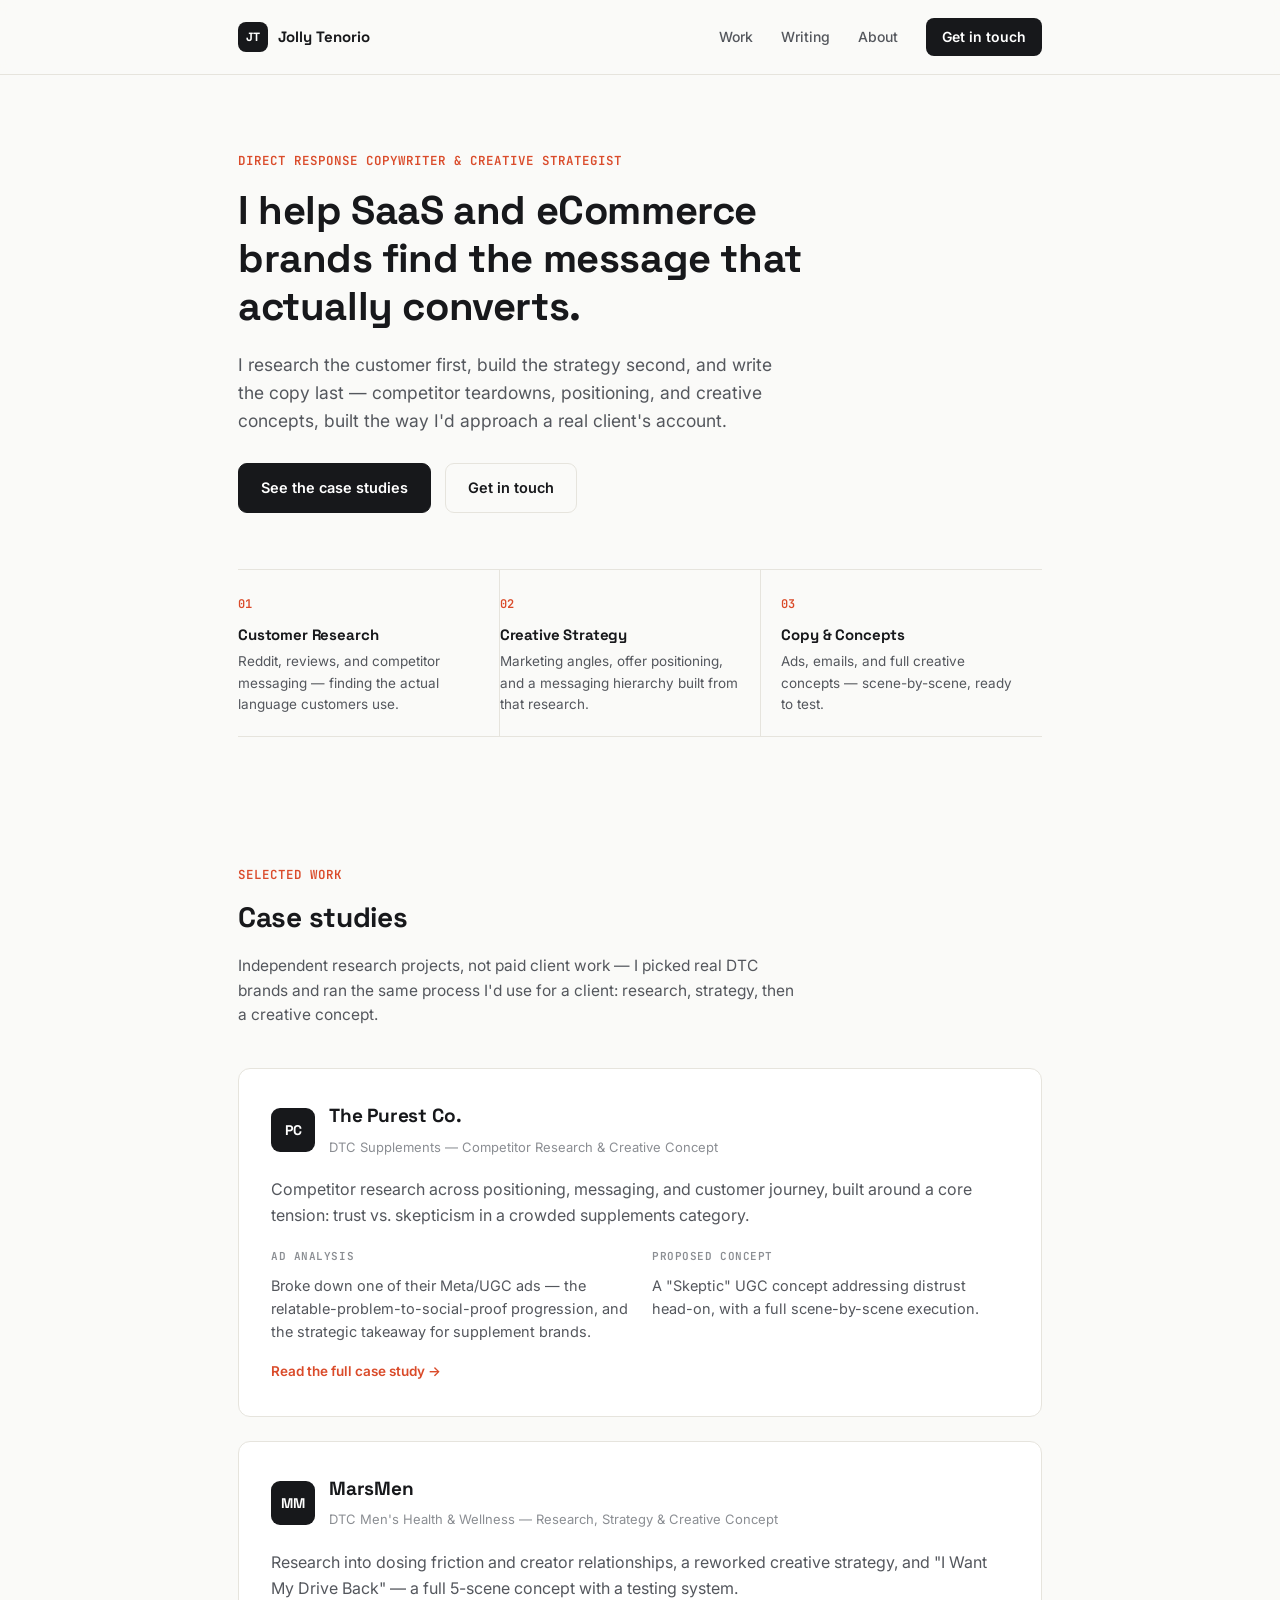
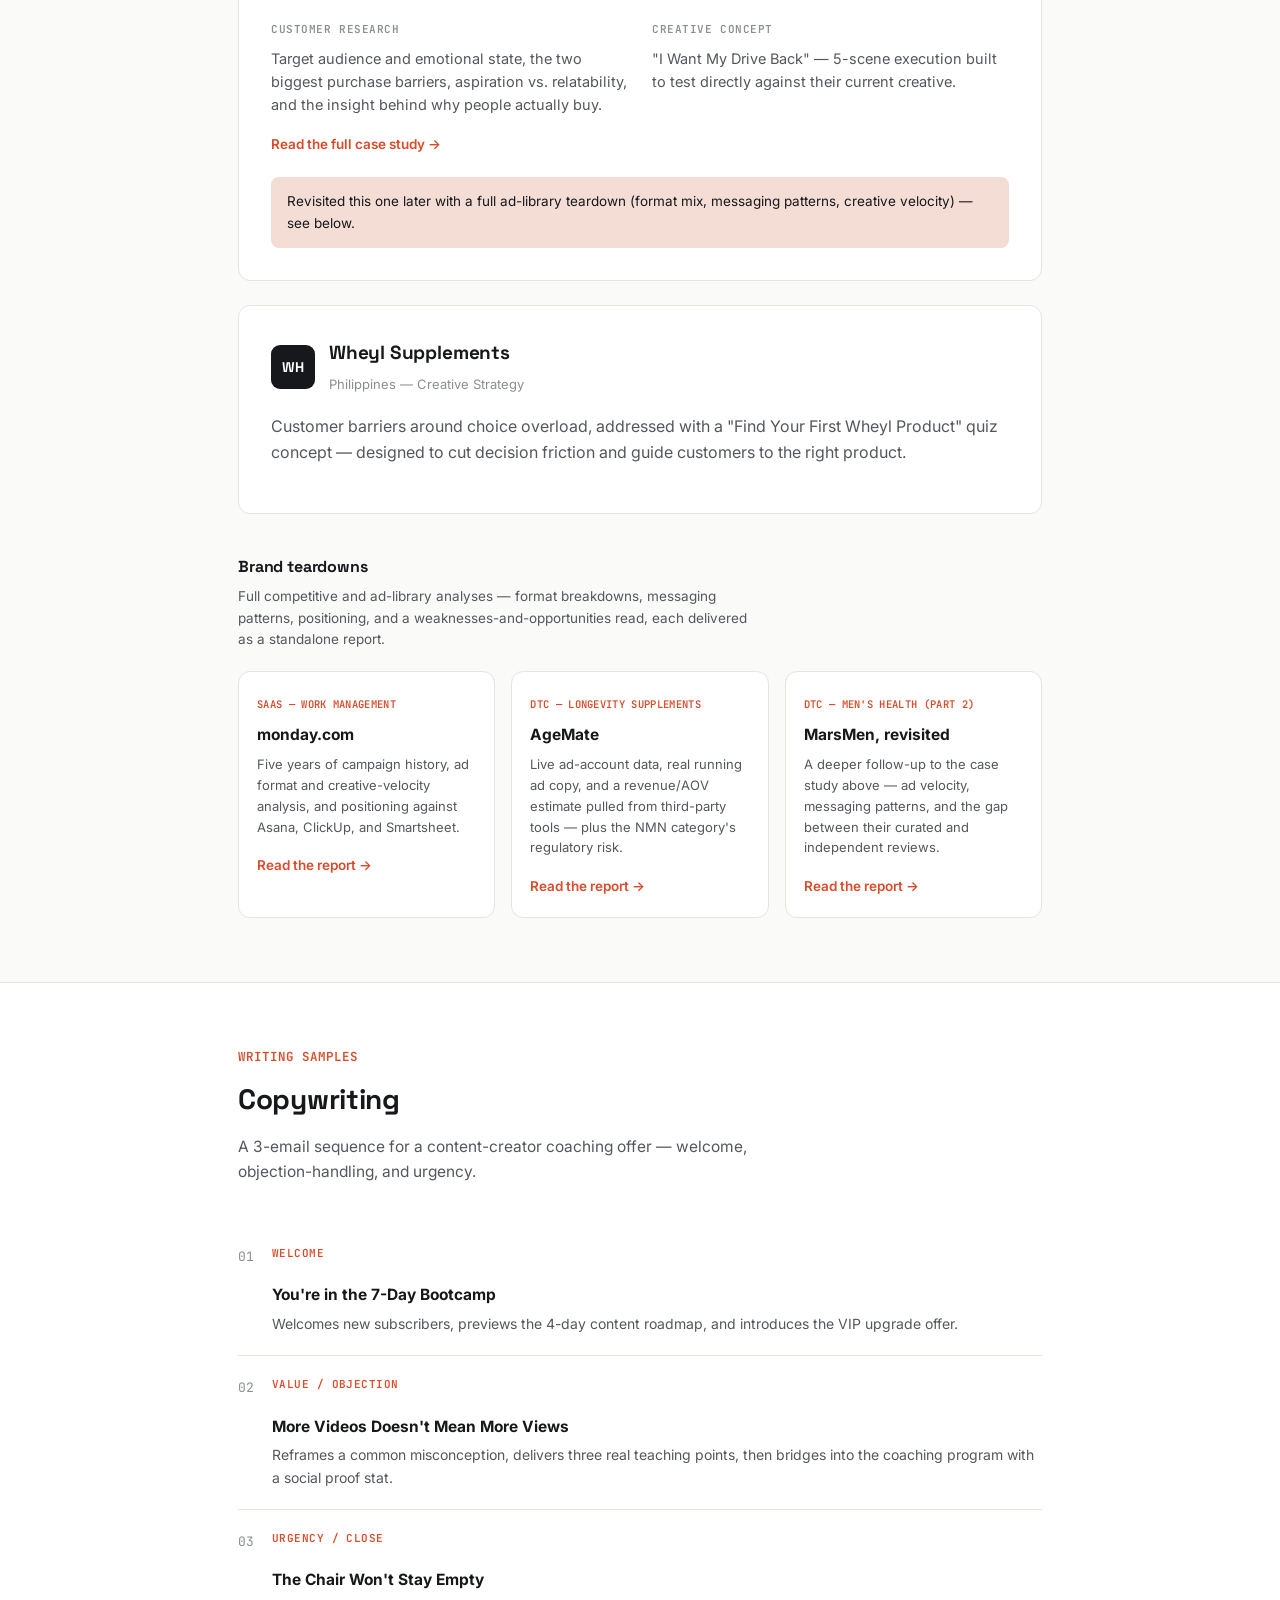
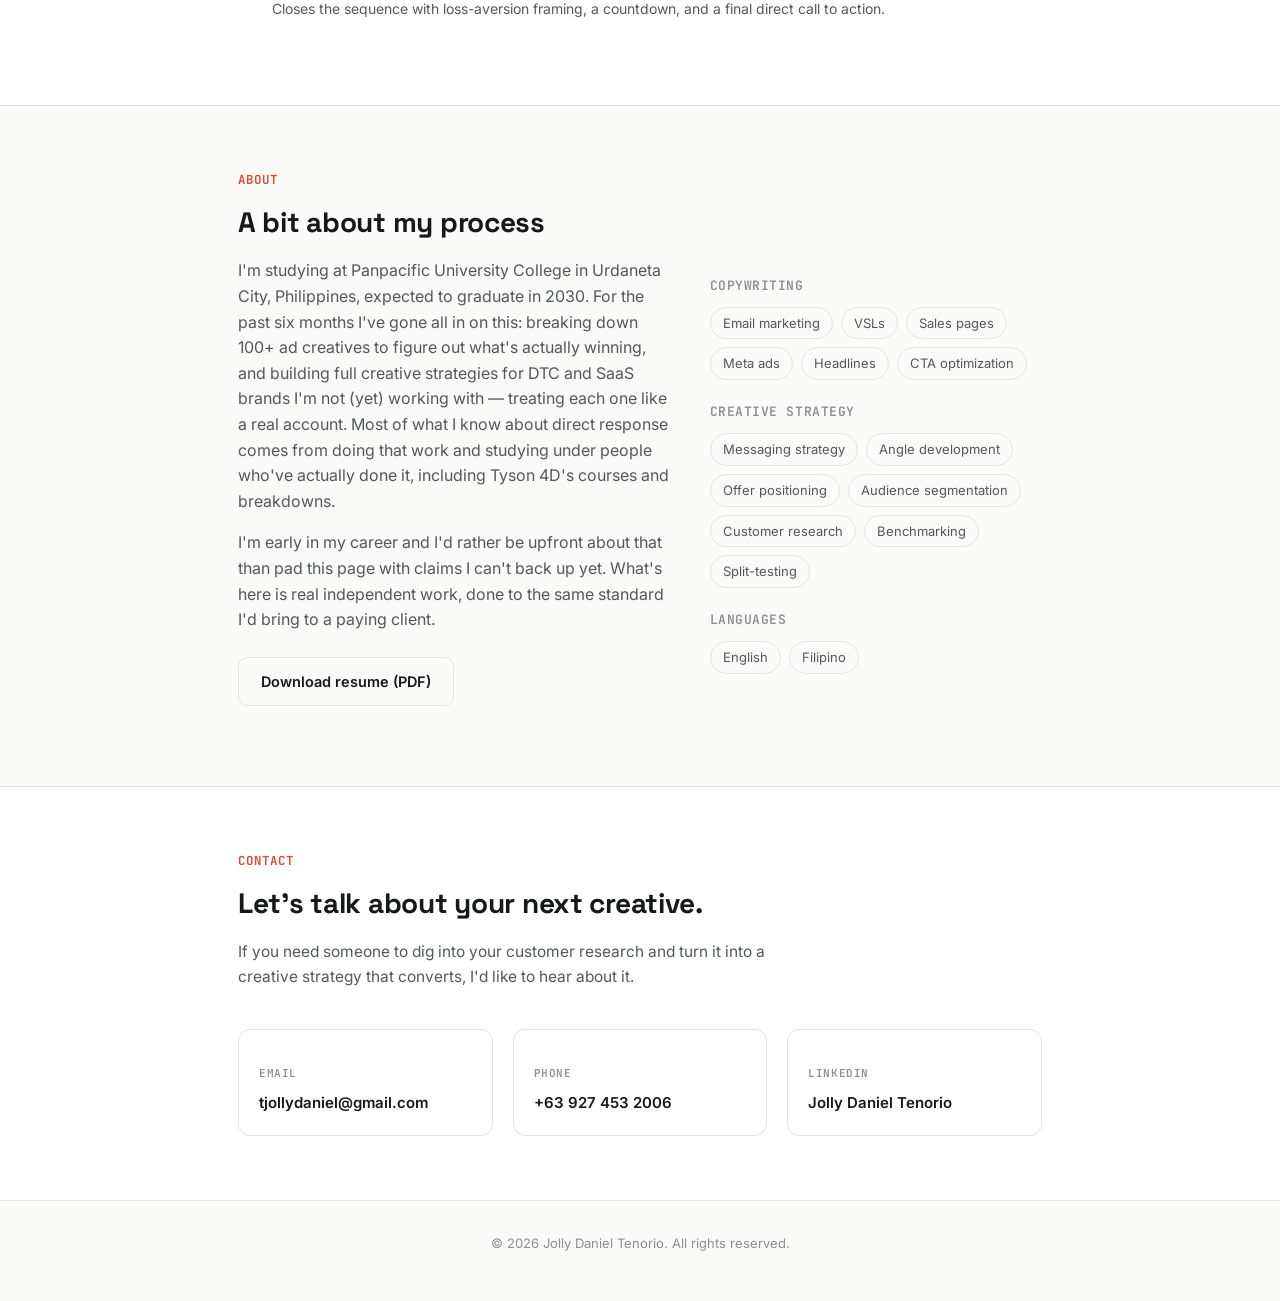
<file: portfolio-index.html>
<!DOCTYPE html>
<html lang="en">
<head>
<meta charset="UTF-8">
<meta name="viewport" content="width=device-width, initial-scale=1.0">
<title>Jolly Daniel Tenorio — Direct Response Copywriter &amp; Creative Strategist</title>
<meta name="description" content="Customer research, creative strategy, and persuasive copy for SaaS and eCommerce brands.">
<link rel="preconnect" href="https://fonts.googleapis.com">
<link href="https://fonts.googleapis.com/css2?family=Space+Grotesk:wght@500;600;700&family=Inter:wght@400;500;600;700&family=JetBrains+Mono:wght@400;500;600&display=swap" rel="stylesheet">
<style>
  :root{
    --paper:#FAFAF8;
    --card:#FFFFFF;
    --ink:#17181B;
    --ink-dim:#54575D;
    --ink-faint:#8B8E93;
    --line:#E6E4DD;
    --accent:#DA4B2A;
    --accent-dim:#F3DDD5;
    --radius:12px;
  }
  *{box-sizing:border-box;}
  html{scroll-behavior:smooth;}
  body{
    margin:0;
    background:var(--paper);
    color:var(--ink);
    font-family:'Inter',-apple-system,BlinkMacSystemFont,sans-serif;
    line-height:1.6;
    -webkit-font-smoothing:antialiased;
  }
  h1,h2,h3{ font-family:'Space Grotesk',sans-serif; letter-spacing:-0.01em; margin:0; }
  a{ color:inherit; }
  .wrap{ max-width:860px; margin:0 auto; padding:0 28px; }
  p{ margin:0 0 16px; color:var(--ink-dim); font-size:16px; }

  /* ---------- nav ---------- */
  header{
    position:sticky; top:0; z-index:10;
    background:rgba(250,250,248,0.88);
    backdrop-filter:blur(8px);
    border-bottom:1px solid var(--line);
  }
  .nav{ display:flex; align-items:center; justify-content:space-between; padding:18px 28px; max-width:860px; margin:0 auto; }
  .mark{
    display:flex; align-items:center; gap:10px;
    font-family:'Space Grotesk',sans-serif; font-weight:700; font-size:15px;
    text-decoration:none; color:var(--ink);
  }
  .mark .glyph{
    width:30px; height:30px; border-radius:8px; background:var(--ink);
    color:#fff; display:flex; align-items:center; justify-content:center;
    font-size:12px; font-weight:700; letter-spacing:0;
  }
  .navlinks{ display:flex; gap:28px; align-items:center; }
  .navlinks a{ font-size:14px; font-weight:500; text-decoration:none; color:var(--ink-dim); }
  .navlinks a:hover{ color:var(--ink); }
  .navlinks .cta{
    background:var(--ink); color:#fff; padding:8px 16px; border-radius:8px; font-weight:600;
  }
  .navlinks .cta:hover{ background:var(--accent); }
  .navlinks-mobile{ display:none; }

  /* ---------- hero ---------- */
  .hero{ padding:76px 0 64px; }
  .eyebrow{
    font-family:'JetBrains Mono',monospace; font-size:12.5px; color:var(--accent);
    font-weight:600; margin-bottom:16px; display:block;
  }
  .hero h1{ font-size:40px; line-height:1.2; margin-bottom:20px; max-width:620px; }
  .hero .lede{ font-size:17.5px; color:var(--ink-dim); max-width:560px; margin-bottom:28px; }
  .hero-ctas{ display:flex; gap:14px; flex-wrap:wrap; }
  .btn{
    display:inline-flex; align-items:center; gap:8px;
    padding:12px 22px; border-radius:9px; font-weight:600; font-size:14.5px;
    text-decoration:none; border:1px solid var(--line);
  }
  .btn.primary{ background:var(--ink); color:#fff; border-color:var(--ink); }
  .btn.primary:hover{ background:var(--accent); border-color:var(--accent); }
  .btn.ghost{ color:var(--ink); }
  .btn.ghost:hover{ border-color:var(--ink); }

  .method-strip{
    display:flex; gap:0; margin-top:56px; border-top:1px solid var(--line); border-bottom:1px solid var(--line);
  }
  .method-cell{ flex:1; padding:20px 20px 20px 0; border-right:1px solid var(--line); }
  .method-cell:last-child{ border-right:none; padding-left:20px; }
  .method-cell:first-child{ padding-left:0; }
  .method-num{ font-family:'JetBrains Mono',monospace; font-size:12px; color:var(--accent); font-weight:600; }
  .method-cell h3{ font-size:15px; margin:8px 0 4px; }
  .method-cell p{ font-size:13.5px; margin:0; }

  /* ---------- sections ---------- */
  section{ padding:64px 0; }
  section.alt{ background:var(--card); border-top:1px solid var(--line); border-bottom:1px solid var(--line); }
  .sec-label{ font-family:'JetBrains Mono',monospace; font-size:12.5px; color:var(--accent); font-weight:600; margin-bottom:10px; display:block; }
  .sec-title{ font-size:28px; margin-bottom:14px; }
  .sec-intro{ max-width:560px; margin-bottom:40px; font-size:15.5px; }

  /* ---------- case studies ---------- */
  .case{
    border:1px solid var(--line); border-radius:var(--radius); background:var(--card);
    padding:32px; margin-bottom:24px;
  }
  .case:last-child{ margin-bottom:0; }
  .case-top{ display:flex; align-items:center; gap:14px; margin-bottom:18px; }
  .case-avatar{
    width:44px; height:44px; border-radius:9px; background:var(--ink); color:#fff;
    display:flex; align-items:center; justify-content:center; font-family:'Space Grotesk',sans-serif;
    font-weight:700; font-size:14px; flex-shrink:0;
  }
  .case-top h3{ font-size:19px; margin-bottom:2px; }
  .case-top .tag{ font-size:13px; color:var(--ink-faint); }
  .case-grid{ display:grid; grid-template-columns:1fr 1fr; gap:24px; margin-top:20px; }
  .case-block h4{
    font-family:'JetBrains Mono',monospace; font-size:11px; text-transform:uppercase; letter-spacing:.05em;
    color:var(--ink-faint); margin:0 0 8px; font-weight:600;
  }
  .case-block p{ font-size:14.5px; margin:0; }
  .case-note{
    margin-top:20px; padding:14px 16px; background:var(--accent-dim); border-radius:8px;
    font-size:13.5px; color:var(--ink);
  }
  .case-link, .teardown-link{
    display:inline-block; margin-top:18px; font-size:13.5px; font-weight:600;
    color:var(--accent); text-decoration:none;
  }
  .case-link:hover, .teardown-link:hover{ text-decoration:underline; }

  /* ---------- teardowns ---------- */
  .teardown-intro{ margin:40px 0 20px; }
  .teardown-intro h3{ font-size:16px; margin-bottom:6px; }
  .teardown-intro p{ font-size:13.5px; margin:0; max-width:520px; }
  .teardown-grid{ display:grid; grid-template-columns:repeat(3,1fr); gap:16px; }
  .teardown-card{ border:1px solid var(--line); border-radius:var(--radius); padding:18px; background:var(--card); }
  .teardown-card .tag{ font-family:'JetBrains Mono',monospace; font-size:10.5px; color:var(--accent); text-transform:uppercase; letter-spacing:.03em; font-weight:600; }
  .teardown-card h4{ font-size:15.5px; margin:8px 0 6px; }
  .teardown-card p{ font-size:13px; margin:0; }

  /* ---------- writing samples ---------- */
  .sample{
    display:flex; gap:18px; padding:20px 0; border-bottom:1px solid var(--line);
  }
  .sample:last-child{ border-bottom:none; }
  .sample-num{ font-family:'JetBrains Mono',monospace; color:var(--ink-faint); font-size:13px; padding-top:2px; }
  .sample h4{ font-size:15.5px; margin-bottom:5px; }
  .sample .role{ font-family:'JetBrains Mono',monospace; font-size:11px; color:var(--accent); text-transform:uppercase; letter-spacing:.04em; margin-bottom:6px; display:block; font-weight:600; }
  .sample p{ font-size:14px; margin:0; }

  /* ---------- about ---------- */
  .about-grid{ display:grid; grid-template-columns:1.3fr 1fr; gap:40px; }
  .skill-group{ margin-bottom:22px; }
  .skill-group h4{ font-size:13px; text-transform:uppercase; letter-spacing:.04em; color:var(--ink-faint); margin-bottom:10px; font-family:'JetBrains Mono',monospace; font-weight:600; }
  .pills{ display:flex; flex-wrap:wrap; gap:8px; }
  .pill{ font-size:13px; background:var(--paper); border:1px solid var(--line); padding:5px 12px; border-radius:20px; color:var(--ink-dim); }

  /* ---------- contact ---------- */
  .contact-grid{ display:grid; grid-template-columns:repeat(3,1fr); gap:20px; margin-top:32px; }
  .contact-card{
    border:1px solid var(--line); border-radius:var(--radius); padding:20px; background:var(--card);
    text-decoration:none; color:var(--ink);
  }
  .contact-card:hover{ border-color:var(--accent); }
  .contact-card h4{ font-family:'JetBrains Mono',monospace; font-size:11px; text-transform:uppercase; letter-spacing:.05em; color:var(--ink-faint); margin-bottom:8px; font-weight:600; }
  .contact-card .val{ font-size:15px; font-weight:600; word-break:break-word; }

  footer{ padding:32px 0 48px; text-align:center; }
  footer p{ font-size:13px; color:var(--ink-faint); margin:0; }

  @media (max-width: 720px){
    .navlinks{ display:none; }
    .hero h1{ font-size:30px; }
    .method-strip{ flex-direction:column; }
    .method-cell{ border-right:none; border-bottom:1px solid var(--line); padding:16px 0; }
    .method-cell:first-child{ padding-top:0; }
    .method-cell:last-child{ border-bottom:none; padding-bottom:0; }
    .case-grid{ grid-template-columns:1fr; }
    .teardown-grid{ grid-template-columns:1fr; }
    .about-grid{ grid-template-columns:1fr; }
    .contact-grid{ grid-template-columns:1fr; }
  }
</style>
</head>
<body>

<header>
  <div class="nav">
    <a href="#top" class="mark"><span class="glyph">JT</span> Jolly Tenorio</a>
    <div class="navlinks">
      <a href="#work">Work</a>
      <a href="#writing">Writing</a>
      <a href="#about">About</a>
      <a href="#contact" class="cta">Get in touch</a>
    </div>
  </div>
</header>

<div id="top" class="wrap">
  <div class="hero">
    <span class="eyebrow">DIRECT RESPONSE COPYWRITER &amp; CREATIVE STRATEGIST</span>
    <h1>I help SaaS and eCommerce brands find the message that actually converts.</h1>
    <p class="lede">I research the customer first, build the strategy second, and write the copy last — competitor teardowns, positioning, and creative concepts, built the way I'd approach a real client's account.</p>
    <div class="hero-ctas">
      <a href="#work" class="btn primary">See the case studies</a>
      <a href="#contact" class="btn ghost">Get in touch</a>
    </div>

    <div class="method-strip">
      <div class="method-cell">
        <span class="method-num">01</span>
        <h3>Customer Research</h3>
        <p>Reddit, reviews, and competitor messaging — finding the actual language customers use.</p>
      </div>
      <div class="method-cell">
        <span class="method-num">02</span>
        <h3>Creative Strategy</h3>
        <p>Marketing angles, offer positioning, and a messaging hierarchy built from that research.</p>
      </div>
      <div class="method-cell">
        <span class="method-num">03</span>
        <h3>Copy &amp; Concepts</h3>
        <p>Ads, emails, and full creative concepts — scene-by-scene, ready to test.</p>
      </div>
    </div>
  </div>
</div>

<section id="work">
  <div class="wrap">
    <span class="sec-label">SELECTED WORK</span>
    <h2 class="sec-title">Case studies</h2>
    <p class="sec-intro">Independent research projects, not paid client work — I picked real DTC brands and ran the same process I'd use for a client: research, strategy, then a creative concept.</p>

    <div class="case">
      <div class="case-top">
        <div class="case-avatar">PC</div>
        <div>
          <h3>The Purest Co.</h3>
          <span class="tag">DTC Supplements — Competitor Research &amp; Creative Concept</span>
        </div>
      </div>
      <p>Competitor research across positioning, messaging, and customer journey, built around a core tension: trust vs. skepticism in a crowded supplements category.</p>
      <div class="case-grid">
        <div class="case-block">
          <h4>Ad Analysis</h4>
          <p>Broke down one of their Meta/UGC ads — the relatable-problem-to-social-proof progression, and the strategic takeaway for supplement brands.</p>
        </div>
        <div class="case-block">
          <h4>Proposed Concept</h4>
          <p>A "Skeptic" UGC concept addressing distrust head-on, with a full scene-by-scene execution.</p>
        </div>
      </div>
      <a href="./case-studies/purest-co.html" class="case-link">Read the full case study →</a>
    </div>

    <div class="case">
      <div class="case-top">
        <div class="case-avatar">MM</div>
        <div>
          <h3>MarsMen</h3>
          <span class="tag">DTC Men's Health &amp; Wellness — Research, Strategy &amp; Creative Concept</span>
        </div>
      </div>
      <p>Research into dosing friction and creator relationships, a reworked creative strategy, and "I Want My Drive Back" — a full 5-scene concept with a testing system.</p>
      <div class="case-grid">
        <div class="case-block">
          <h4>Customer Research</h4>
          <p>Target audience and emotional state, the two biggest purchase barriers, aspiration vs. relatability, and the insight behind why people actually buy.</p>
        </div>
        <div class="case-block">
          <h4>Creative Concept</h4>
          <p>"I Want My Drive Back" — 5-scene execution built to test directly against their current creative.</p>
        </div>
      </div>
      <a href="./case-studies/marsmen.html" class="case-link">Read the full case study →</a>
      <div class="case-note">Revisited this one later with a full ad-library teardown (format mix, messaging patterns, creative velocity) — see below.</div>
    </div>

    <div class="case">
      <div class="case-top">
        <div class="case-avatar">WH</div>
        <div>
          <h3>Wheyl Supplements</h3>
          <span class="tag">Philippines — Creative Strategy</span>
        </div>
      </div>
      <p>Customer barriers around choice overload, addressed with a "Find Your First Wheyl Product" quiz concept — designed to cut decision friction and guide customers to the right product.</p>
    </div>

    <div class="teardown-intro">
      <h3>Brand teardowns</h3>
      <p>Full competitive and ad-library analyses — format breakdowns, messaging patterns, positioning, and a weaknesses-and-opportunities read, each delivered as a standalone report.</p>
    </div>
    <div class="teardown-grid">
      <div class="teardown-card">
        <span class="tag">SaaS — Work Management</span>
        <h4>monday.com</h4>
        <p>Five years of campaign history, ad format and creative-velocity analysis, and positioning against Asana, ClickUp, and Smartsheet.</p>
        <a href="./case-studies/monday-com.html" class="teardown-link">Read the report →</a>
      </div>
      <div class="teardown-card">
        <span class="tag">DTC — Longevity Supplements</span>
        <h4>AgeMate</h4>
        <p>Live ad-account data, real running ad copy, and a revenue/AOV estimate pulled from third-party tools — plus the NMN category's regulatory risk.</p>
        <a href="./case-studies/agemate.html" class="teardown-link">Read the report →</a>
      </div>
      <div class="teardown-card">
        <span class="tag">DTC — Men's Health (Part 2)</span>
        <h4>MarsMen, revisited</h4>
        <p>A deeper follow-up to the case study above — ad velocity, messaging patterns, and the gap between their curated and independent reviews.</p>
        <a href="./case-studies/marsmen-teardown.html" class="teardown-link">Read the report →</a>
      </div>
    </div>
  </div>
</section>

<section id="writing" class="alt">
  <div class="wrap">
    <span class="sec-label">WRITING SAMPLES</span>
    <h2 class="sec-title">Copywriting</h2>
    <p class="sec-intro">A 3-email sequence for a content-creator coaching offer — welcome, objection-handling, and urgency.</p>

    <div class="sample">
      <div class="sample-num">01</div>
      <div>
        <span class="role">Welcome</span>
        <h4>You're in the 7-Day Bootcamp</h4>
        <p>Welcomes new subscribers, previews the 4-day content roadmap, and introduces the VIP upgrade offer.</p>
      </div>
    </div>
    <div class="sample">
      <div class="sample-num">02</div>
      <div>
        <span class="role">Value / Objection</span>
        <h4>More Videos Doesn't Mean More Views</h4>
        <p>Reframes a common misconception, delivers three real teaching points, then bridges into the coaching program with a social proof stat.</p>
      </div>
    </div>
    <div class="sample">
      <div class="sample-num">03</div>
      <div>
        <span class="role">Urgency / Close</span>
        <h4>The Chair Won't Stay Empty</h4>
        <p>Closes the sequence with loss-aversion framing, a countdown, and a final direct call to action.</p>
      </div>
    </div>
  </div>
</section>

<section id="about">
  <div class="wrap">
    <span class="sec-label">ABOUT</span>
    <h2 class="sec-title">A bit about my process</h2>
    <div class="about-grid">
      <div>
        <p>I'm studying at Panpacific University College in Urdaneta City, Philippines, expected to graduate in 2030. For the past six months I've gone all in on this: breaking down 100+ ad creatives to figure out what's actually winning, and building full creative strategies for DTC and SaaS brands I'm not (yet) working with — treating each one like a real account. Most of what I know about direct response comes from doing that work and studying under people who've actually done it, including Tyson 4D's courses and breakdowns.</p>
        <p>I'm early in my career and I'd rather be upfront about that than pad this page with claims I can't back up yet. What's here is real independent work, done to the same standard I'd bring to a paying client.</p>
        <p><a href="./resume.pdf" class="btn ghost" style="margin-top:8px;">Download resume (PDF)</a></p>
      </div>
      <div>
        <div class="skill-group">
          <h4>Copywriting</h4>
          <div class="pills">
            <span class="pill">Email marketing</span>
            <span class="pill">VSLs</span>
            <span class="pill">Sales pages</span>
            <span class="pill">Meta ads</span>
            <span class="pill">Headlines</span>
            <span class="pill">CTA optimization</span>
          </div>
        </div>
        <div class="skill-group">
          <h4>Creative Strategy</h4>
          <div class="pills">
            <span class="pill">Messaging strategy</span>
            <span class="pill">Angle development</span>
            <span class="pill">Offer positioning</span>
            <span class="pill">Audience segmentation</span>
            <span class="pill">Customer research</span>
            <span class="pill">Benchmarking</span>
            <span class="pill">Split-testing</span>
          </div>
        </div>
        <div class="skill-group">
          <h4>Languages</h4>
          <div class="pills">
            <span class="pill">English</span>
            <span class="pill">Filipino</span>
          </div>
        </div>
      </div>
    </div>
  </div>
</section>

<section id="contact" class="alt">
  <div class="wrap">
    <span class="sec-label">CONTACT</span>
    <h2 class="sec-title">Let's talk about your next creative.</h2>
    <p class="sec-intro">If you need someone to dig into your customer research and turn it into a creative strategy that converts, I'd like to hear about it.</p>
    <div class="contact-grid">
      <a href="mailto:tjollydaniel@gmail.com" class="contact-card">
        <h4>Email</h4>
        <div class="val">tjollydaniel@gmail.com</div>
      </a>
      <a href="tel:+639274532006" class="contact-card">
        <h4>Phone</h4>
        <div class="val">+63 927 453 2006</div>
      </a>
      <a href="https://www.linkedin.com/in/dan-undefined-94a239416" class="contact-card">
        <h4>LinkedIn</h4>
        <div class="val">Jolly Daniel Tenorio</div>
      </a>
    </div>
  </div>
</section>

<footer>
  <p>© 2026 Jolly Daniel Tenorio. All rights reserved.</p>
</footer>

</body>
</html>
</file>
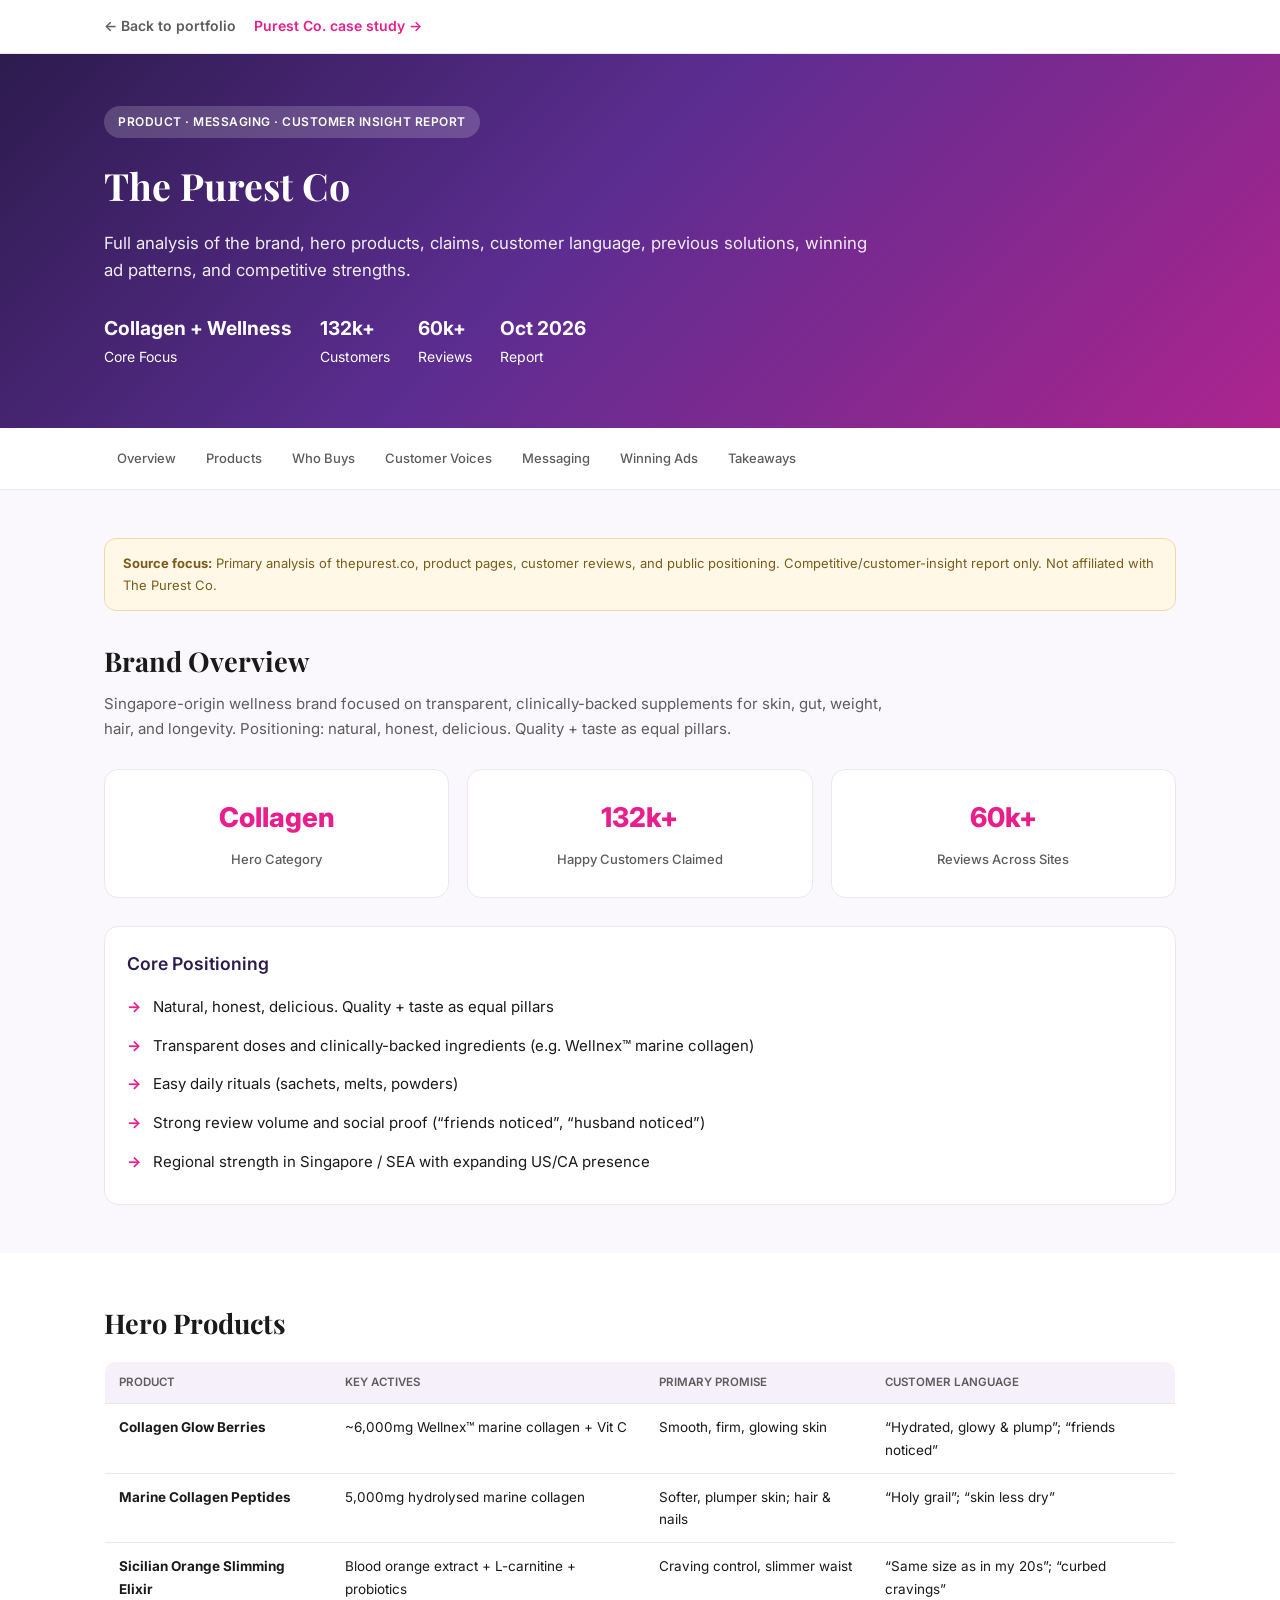
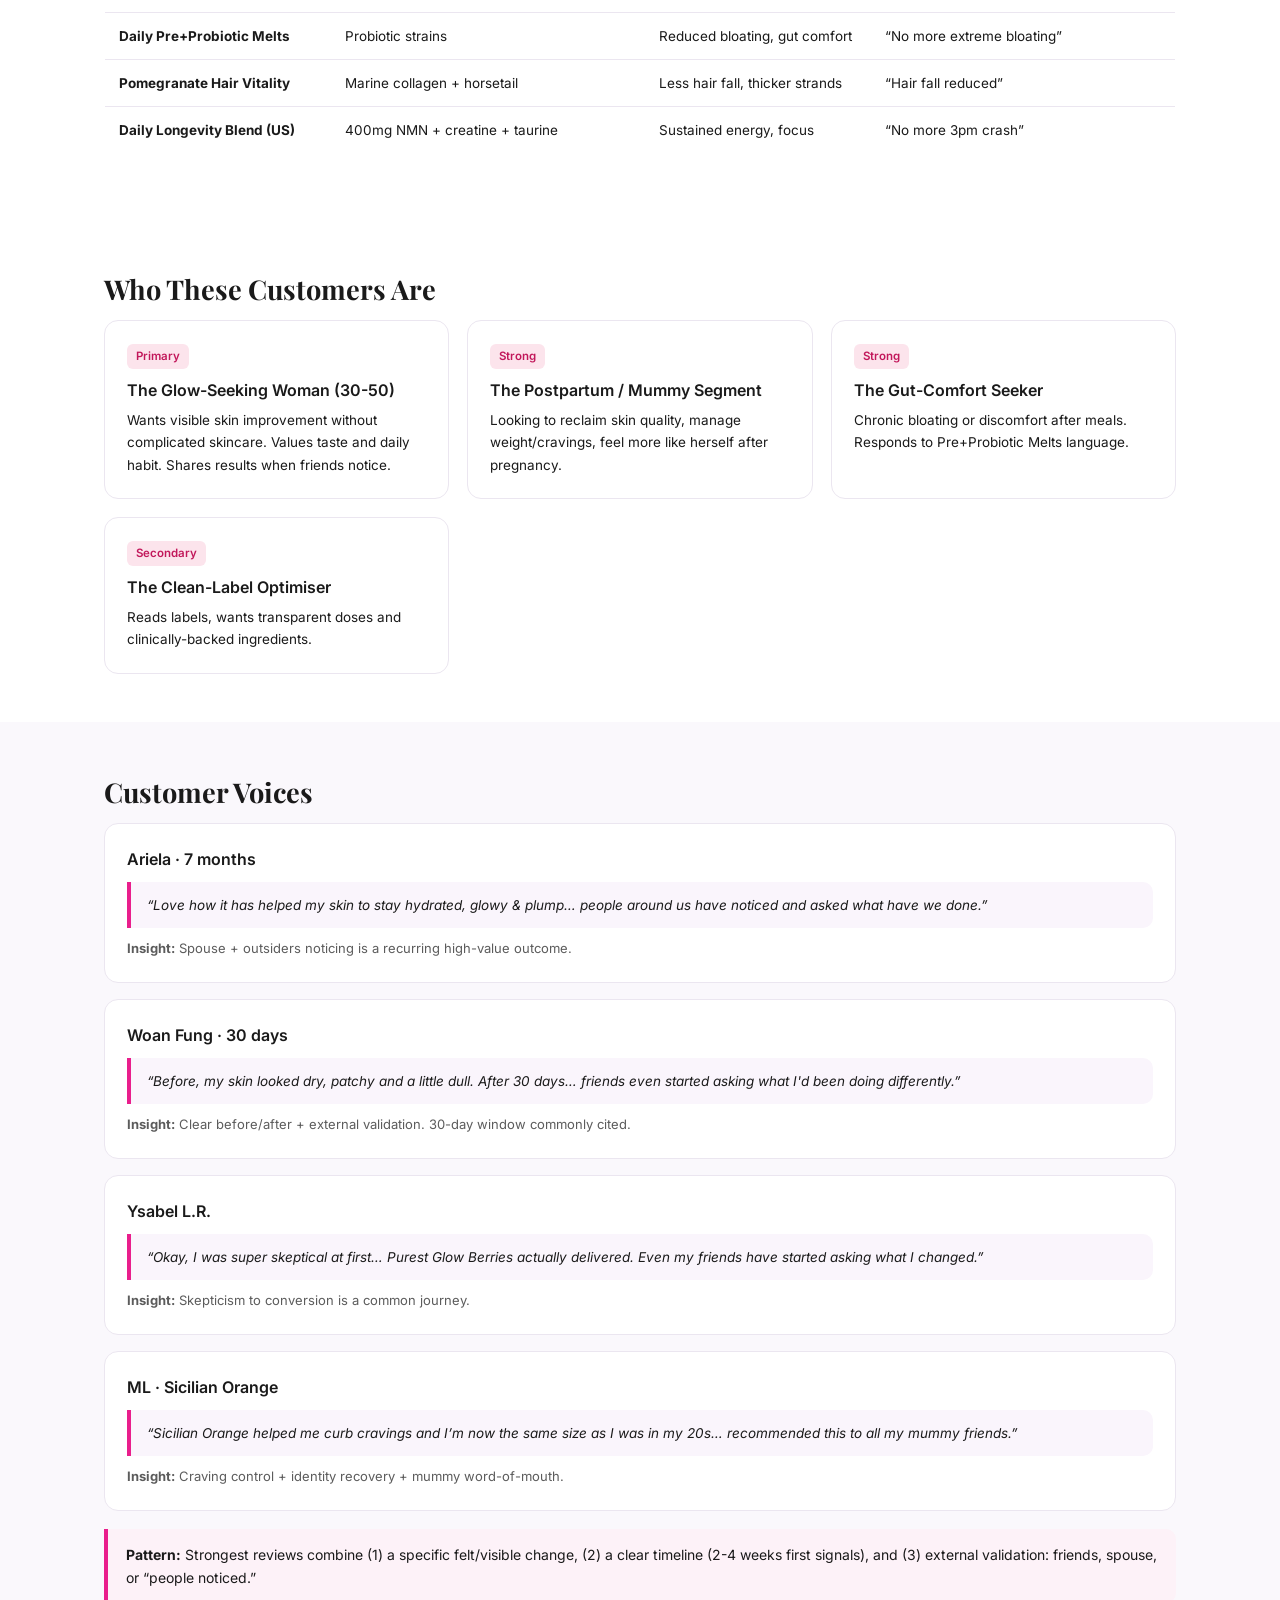
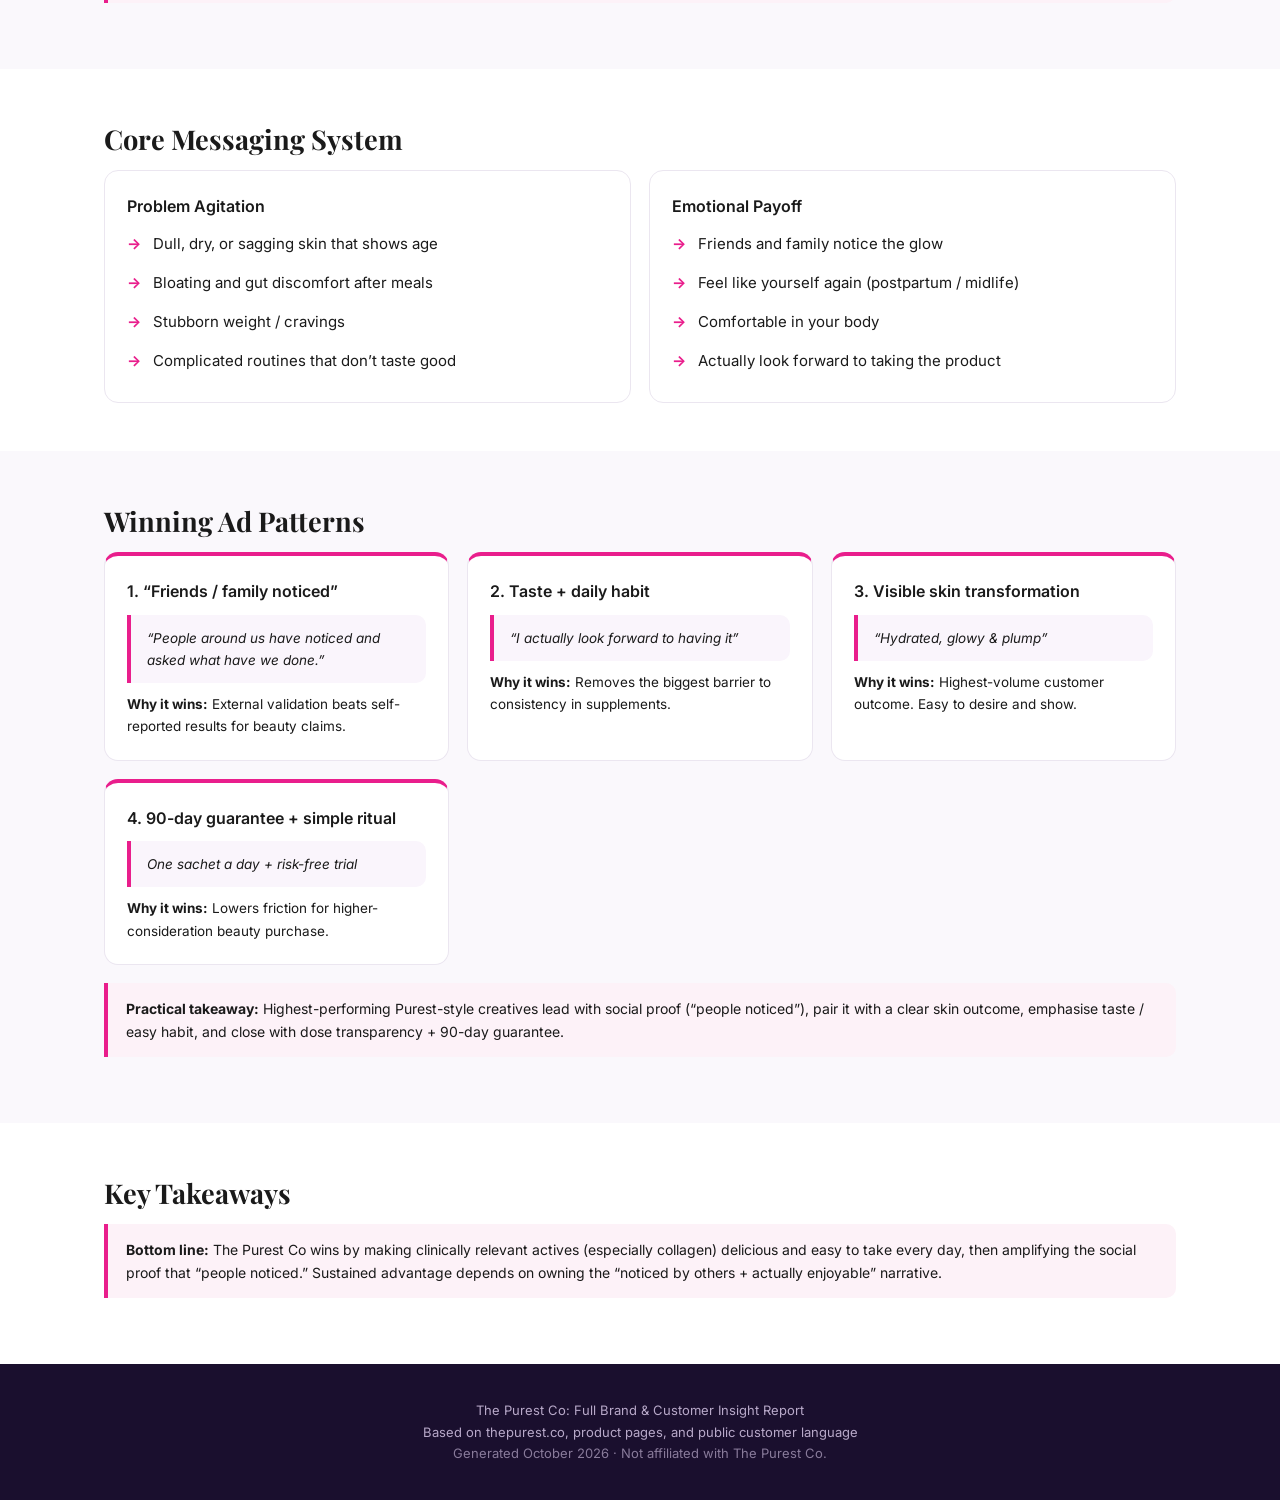
<file: purest-co-insight-report.html>
<!DOCTYPE html>
<html lang="en">
<head>
  <meta charset="UTF-8">
  <meta name="viewport" content="width=device-width, initial-scale=1.0">
  <title>The Purest Co: Full Brand & Customer Insight Report</title>
  <link rel="preconnect" href="https://fonts.googleapis.com">
  <link href="https://fonts.googleapis.com/css2?family=Inter:wght@300;400;500;600;700;800&family=Playfair+Display:wght@600;700&display=swap" rel="stylesheet">
  <style>
    :root {
      --primary: #2d1b4e; --primary-dark: #1a0f2e; --primary-light: #7c4dff;
      --accent: #e91e8c; --bg: #faf8fc; --card: #ffffff; --text: #1a1a1a;
      --text-muted: #5c5c5c; --border: #ebe6f0;
    }
    * { box-sizing: border-box; margin: 0; padding: 0; }
    body { font-family: 'Inter', sans-serif; background: var(--bg); color: var(--text); line-height: 1.65; font-size: 15px; }
    .container { max-width: 1120px; margin: 0 auto; padding: 0 24px; }
    .topnav { background:#fff; border-bottom:1px solid var(--border); padding:14px 24px; }
    .topnav a { color:#5c5c5c; text-decoration:none; font-size:14px; font-weight:600; margin-right:14px; }
    .topnav a.accent { color: var(--accent); }
    header {
      background: linear-gradient(135deg, #2d1b4e 0%, #5c2d91 45%, #e91e8c 140%);
      color: white; padding: 52px 0 60px;
    }
    .badge {
      display: inline-block; background: rgba(255,255,255,0.18); padding: 6px 14px;
      border-radius: 999px; font-size: 12px; font-weight: 600; letter-spacing: 0.5px;
      text-transform: uppercase; margin-bottom: 16px;
    }
    h1 { font-family: 'Playfair Display', serif; font-size: 2.35rem; font-weight: 700; margin-bottom: 14px; }
    .subtitle { font-size: 1.05rem; opacity: 0.92; max-width: 780px; }
    .meta-row { display: flex; flex-wrap: wrap; gap: 28px; margin-top: 28px; font-size: 14px; }
    .meta-item strong { display: block; font-size: 1.2rem; font-weight: 700; }
    nav { background: var(--card); border-bottom: 1px solid var(--border); position: sticky; top: 0; z-index: 100; }
    nav .container { display: flex; gap: 4px; overflow-x: auto; padding: 12px 24px; }
    nav a { white-space: nowrap; padding: 8px 13px; border-radius: 8px; color: var(--text-muted); text-decoration: none; font-size: 13px; font-weight: 500; }
    section { padding: 48px 0; }
    section.alt { background: white; }
    h2 { font-family: 'Playfair Display', serif; font-size: 1.7rem; font-weight: 700; margin-bottom: 8px; }
    .section-lead { color: var(--text-muted); margin-bottom: 28px; max-width: 780px; }
    h3 { font-size: 1.1rem; font-weight: 600; margin: 26px 0 10px; color: var(--primary); }
    h4 { font-size: 1rem; font-weight: 600; margin-bottom: 6px; }
    .grid { display: grid; gap: 18px; }
    .grid-2 { grid-template-columns: repeat(auto-fit, minmax(280px, 1fr)); }
    .grid-3 { grid-template-columns: repeat(auto-fit, minmax(240px, 1fr)); }
    .card { background: var(--card); border: 1px solid var(--border); border-radius: 14px; padding: 22px; }
    .card-stat { text-align: center; padding: 26px 14px; }
    .card-stat .number { font-size: 1.7rem; font-weight: 800; color: var(--accent); }
    .card-stat .label { font-size: 13px; color: var(--text-muted); margin-top: 8px; font-weight: 500; }
    .quote { background: #faf5fc; border-left: 4px solid var(--accent); padding: 12px 16px; border-radius: 0 10px 10px 0; font-size: 13.5px; margin: 10px 0; font-style: italic; }
    table { width: 100%; border-collapse: collapse; font-size: 13.5px; background: white; border-radius: 12px; overflow: hidden; border: 1px solid var(--border); margin: 16px 0; }
    th { background: #f5f0fa; text-align: left; padding: 11px 14px; font-weight: 600; font-size: 11.5px; text-transform: uppercase; color: var(--text-muted); }
    td { padding: 12px 14px; border-top: 1px solid var(--border); vertical-align: top; }
    .tag { display: inline-block; padding: 3px 9px; border-radius: 6px; font-size: 11.5px; font-weight: 600; }
    .tag-pos { background: #e8f5e9; color: #1b5e20; }
    .tag-strong { background: #fce4ec; color: #c2185b; }
    ul.clean { list-style: none; }
    ul.clean li { padding: 7px 0 7px 26px; position: relative; }
    ul.clean li::before { content: '→'; position: absolute; left: 0; color: var(--accent); font-weight: 700; }
    .callout { background: #fdf2f8; border-left: 4px solid var(--accent); padding: 14px 18px; border-radius: 0 10px 10px 0; margin: 18px 0; font-size: 14px; }
    .disclaimer { background: #fff8e7; border: 1px solid #f0d9a8; border-radius: 12px; padding: 14px 18px; font-size: 13px; color: #7a5c1a; margin-bottom: 28px; }
    footer { background: #1a0f2e; color: #b8a9c9; padding: 36px 0; font-size: 13px; text-align: center; }
  </style>
</head>
<body>
<div class="topnav"><div class="container">
  <a href="index.html">← Back to portfolio</a>
  <a class="accent" href="purest-co.html">Purest Co. case study →</a>
</div></div>
<header>
  <div class="container">
    <div class="badge">Product · Messaging · Customer Insight Report</div>
    <h1>The Purest Co</h1>
    <p class="subtitle">Full analysis of the brand, hero products, claims, customer language, previous solutions, winning ad patterns, and competitive strengths.</p>
    <div class="meta-row">
      <div class="meta-item"><strong>Collagen + Wellness</strong> Core Focus</div>
      <div class="meta-item"><strong>132k+</strong> Customers</div>
      <div class="meta-item"><strong>60k+</strong> Reviews</div>
      <div class="meta-item"><strong>Oct 2026</strong> Report</div>
    </div>
  </div>
</header>
<nav><div class="container">
  <a href="#overview">Overview</a><a href="#products">Products</a><a href="#customers">Who Buys</a>
  <a href="#voices">Customer Voices</a><a href="#messaging">Messaging</a><a href="#ads">Winning Ads</a><a href="#summary">Takeaways</a>
</div></nav>
<main>
<section id="overview"><div class="container">
  <div class="disclaimer"><strong>Source focus:</strong> Primary analysis of thepurest.co, product pages, customer reviews, and public positioning. Competitive/customer-insight report only. Not affiliated with The Purest Co.</div>
  <h2>Brand Overview</h2>
  <p class="section-lead">Singapore-origin wellness brand focused on transparent, clinically-backed supplements for skin, gut, weight, hair, and longevity. Positioning: natural, honest, delicious. Quality + taste as equal pillars.</p>
  <div class="grid grid-3" style="margin-bottom:28px;">
    <div class="card card-stat"><div class="number">Collagen</div><div class="label">Hero Category</div></div>
    <div class="card card-stat"><div class="number">132k+</div><div class="label">Happy Customers Claimed</div></div>
    <div class="card card-stat"><div class="number">60k+</div><div class="label">Reviews Across Sites</div></div>
  </div>
  <div class="card"><h3 style="margin-top:0">Core Positioning</h3>
    <ul class="clean">
      <li>Natural, honest, delicious. Quality + taste as equal pillars</li>
      <li>Transparent doses and clinically-backed ingredients (e.g. Wellnex™ marine collagen)</li>
      <li>Easy daily rituals (sachets, melts, powders)</li>
      <li>Strong review volume and social proof (“friends noticed”, “husband noticed”)</li>
      <li>Regional strength in Singapore / SEA with expanding US/CA presence</li>
    </ul>
  </div>
</div></section>
<section id="products" class="alt"><div class="container">
  <h2>Hero Products</h2>
  <table>
    <thead><tr><th>Product</th><th>Key Actives</th><th>Primary Promise</th><th>Customer Language</th></tr></thead>
    <tbody>
      <tr><td><strong>Collagen Glow Berries</strong></td><td>~6,000mg Wellnex™ marine collagen + Vit C</td><td>Smooth, firm, glowing skin</td><td>“Hydrated, glowy & plump”; “friends noticed”</td></tr>
      <tr><td><strong>Marine Collagen Peptides</strong></td><td>5,000mg hydrolysed marine collagen</td><td>Softer, plumper skin; hair & nails</td><td>“Holy grail”; “skin less dry”</td></tr>
      <tr><td><strong>Sicilian Orange Slimming Elixir</strong></td><td>Blood orange extract + L-carnitine + probiotics</td><td>Craving control, slimmer waist</td><td>“Same size as in my 20s”; “curbed cravings”</td></tr>
      <tr><td><strong>Daily Pre+Probiotic Melts</strong></td><td>Probiotic strains</td><td>Reduced bloating, gut comfort</td><td>“No more extreme bloating”</td></tr>
      <tr><td><strong>Pomegranate Hair Vitality</strong></td><td>Marine collagen + horsetail</td><td>Less hair fall, thicker strands</td><td>“Hair fall reduced”</td></tr>
      <tr><td><strong>Daily Longevity Blend (US)</strong></td><td>400mg NMN + creatine + taurine</td><td>Sustained energy, focus</td><td>“No more 3pm crash”</td></tr>
    </tbody>
  </table>
</div></section>
<section id="customers" class="alt"><div class="container">
  <h2>Who These Customers Are</h2>
  <div class="grid grid-2">
    <div class="card"><span class="tag tag-strong">Primary</span><h4 style="margin-top:8px;">The Glow-Seeking Woman (30-50)</h4>
      <p style="font-size:13.5px;">Wants visible skin improvement without complicated skincare. Values taste and daily habit. Shares results when friends notice.</p></div>
    <div class="card"><span class="tag tag-strong">Strong</span><h4 style="margin-top:8px;">The Postpartum / Mummy Segment</h4>
      <p style="font-size:13.5px;">Looking to reclaim skin quality, manage weight/cravings, feel more like herself after pregnancy.</p></div>
    <div class="card"><span class="tag tag-strong">Strong</span><h4 style="margin-top:8px;">The Gut-Comfort Seeker</h4>
      <p style="font-size:13.5px;">Chronic bloating or discomfort after meals. Responds to Pre+Probiotic Melts language.</p></div>
    <div class="card"><span class="tag tag-strong">Secondary</span><h4 style="margin-top:8px;">The Clean-Label Optimiser</h4>
      <p style="font-size:13.5px;">Reads labels, wants transparent doses and clinically-backed ingredients.</p></div>
  </div>
</div></section>
<section id="voices"><div class="container">
  <h2>Customer Voices</h2>
  <div class="card" style="margin-bottom:16px;"><h4>Ariela · 7 months</h4>
    <div class="quote">“Love how it has helped my skin to stay hydrated, glowy & plump… people around us have noticed and asked what have we done.”</div>
    <p style="font-size:13px;color:var(--text-muted);margin-top:8px;"><strong>Insight:</strong> Spouse + outsiders noticing is a recurring high-value outcome.</p></div>
  <div class="card" style="margin-bottom:16px;"><h4>Woan Fung · 30 days</h4>
    <div class="quote">“Before, my skin looked dry, patchy and a little dull. After 30 days… friends even started asking what I'd been doing differently.”</div>
    <p style="font-size:13px;color:var(--text-muted);margin-top:8px;"><strong>Insight:</strong> Clear before/after + external validation. 30-day window commonly cited.</p></div>
  <div class="card" style="margin-bottom:16px;"><h4>Ysabel L.R.</h4>
    <div class="quote">“Okay, I was super skeptical at first… Purest Glow Berries actually delivered. Even my friends have started asking what I changed.”</div>
    <p style="font-size:13px;color:var(--text-muted);margin-top:8px;"><strong>Insight:</strong> Skepticism to conversion is a common journey.</p></div>
  <div class="card" style="margin-bottom:16px;"><h4>ML · Sicilian Orange</h4>
    <div class="quote">“Sicilian Orange helped me curb cravings and I’m now the same size as I was in my 20s… recommended this to all my mummy friends.”</div>
    <p style="font-size:13px;color:var(--text-muted);margin-top:8px;"><strong>Insight:</strong> Craving control + identity recovery + mummy word-of-mouth.</p></div>
  <div class="callout"><strong>Pattern:</strong> Strongest reviews combine (1) a specific felt/visible change, (2) a clear timeline (2-4 weeks first signals), and (3) external validation: friends, spouse, or “people noticed.”</div>
</div></section>
<section id="messaging" class="alt"><div class="container">
  <h2>Core Messaging System</h2>
  <div class="grid grid-2">
    <div class="card"><h4>Problem Agitation</h4><ul class="clean">
      <li>Dull, dry, or sagging skin that shows age</li>
      <li>Bloating and gut discomfort after meals</li>
      <li>Stubborn weight / cravings</li>
      <li>Complicated routines that don’t taste good</li>
    </ul></div>
    <div class="card"><h4>Emotional Payoff</h4><ul class="clean">
      <li>Friends and family notice the glow</li>
      <li>Feel like yourself again (postpartum / midlife)</li>
      <li>Comfortable in your body</li>
      <li>Actually look forward to taking the product</li>
    </ul></div>
  </div>
</div></section>
<section id="ads"><div class="container">
  <h2>Winning Ad Patterns</h2>
  <div class="grid grid-2">
    <div class="card" style="border-top:4px solid var(--accent);"><h4>1. “Friends / family noticed”</h4>
      <div class="quote">“People around us have noticed and asked what have we done.”</div>
      <p style="font-size:13.5px;margin-top:10px;"><strong>Why it wins:</strong> External validation beats self-reported results for beauty claims.</p></div>
    <div class="card" style="border-top:4px solid var(--accent);"><h4>2. Taste + daily habit</h4>
      <div class="quote">“I actually look forward to having it”</div>
      <p style="font-size:13.5px;margin-top:10px;"><strong>Why it wins:</strong> Removes the biggest barrier to consistency in supplements.</p></div>
    <div class="card" style="border-top:4px solid var(--accent);"><h4>3. Visible skin transformation</h4>
      <div class="quote">“Hydrated, glowy & plump”</div>
      <p style="font-size:13.5px;margin-top:10px;"><strong>Why it wins:</strong> Highest-volume customer outcome. Easy to desire and show.</p></div>
    <div class="card" style="border-top:4px solid var(--accent);"><h4>4. 90-day guarantee + simple ritual</h4>
      <div class="quote">One sachet a day + risk-free trial</div>
      <p style="font-size:13.5px;margin-top:10px;"><strong>Why it wins:</strong> Lowers friction for higher-consideration beauty purchase.</p></div>
  </div>
  <div class="callout"><strong>Practical takeaway:</strong> Highest-performing Purest-style creatives lead with social proof (“people noticed”), pair it with a clear skin outcome, emphasise taste / easy habit, and close with dose transparency + 90-day guarantee.</div>
</div></section>
<section id="summary" class="alt"><div class="container">
  <h2>Key Takeaways</h2>
  <div class="callout" style="margin-top:8px;">
    <strong>Bottom line:</strong> The Purest Co wins by making clinically relevant actives (especially collagen) delicious and easy to take every day, then amplifying the social proof that “people noticed.” Sustained advantage depends on owning the “noticed by others + actually enjoyable” narrative.
  </div>
</div></section>
</main>
<footer><div class="container">
  <p>The Purest Co: Full Brand & Customer Insight Report<br>
  Based on thepurest.co, product pages, and public customer language<br>
  <span style="opacity:0.7">Generated October 2026 · Not affiliated with The Purest Co.</span></p>
</div></footer>
</body>
</html>
</file>
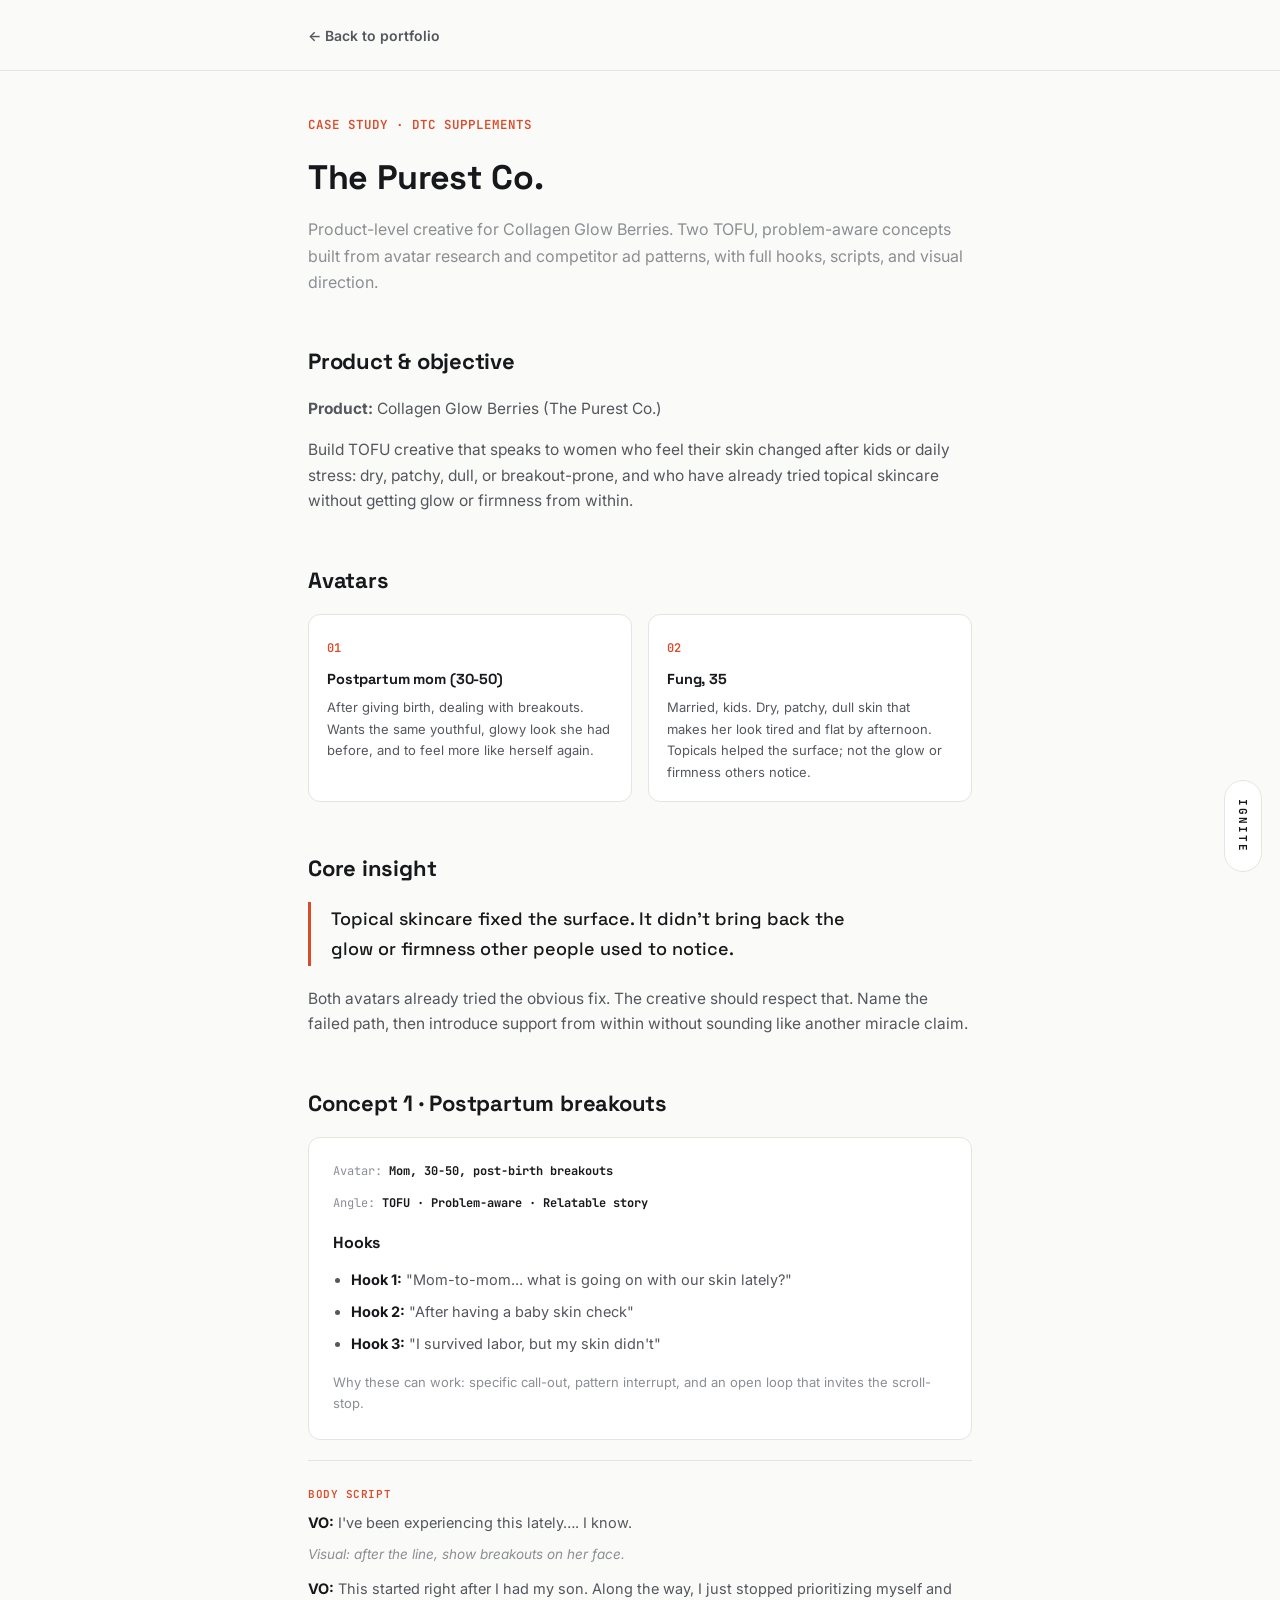
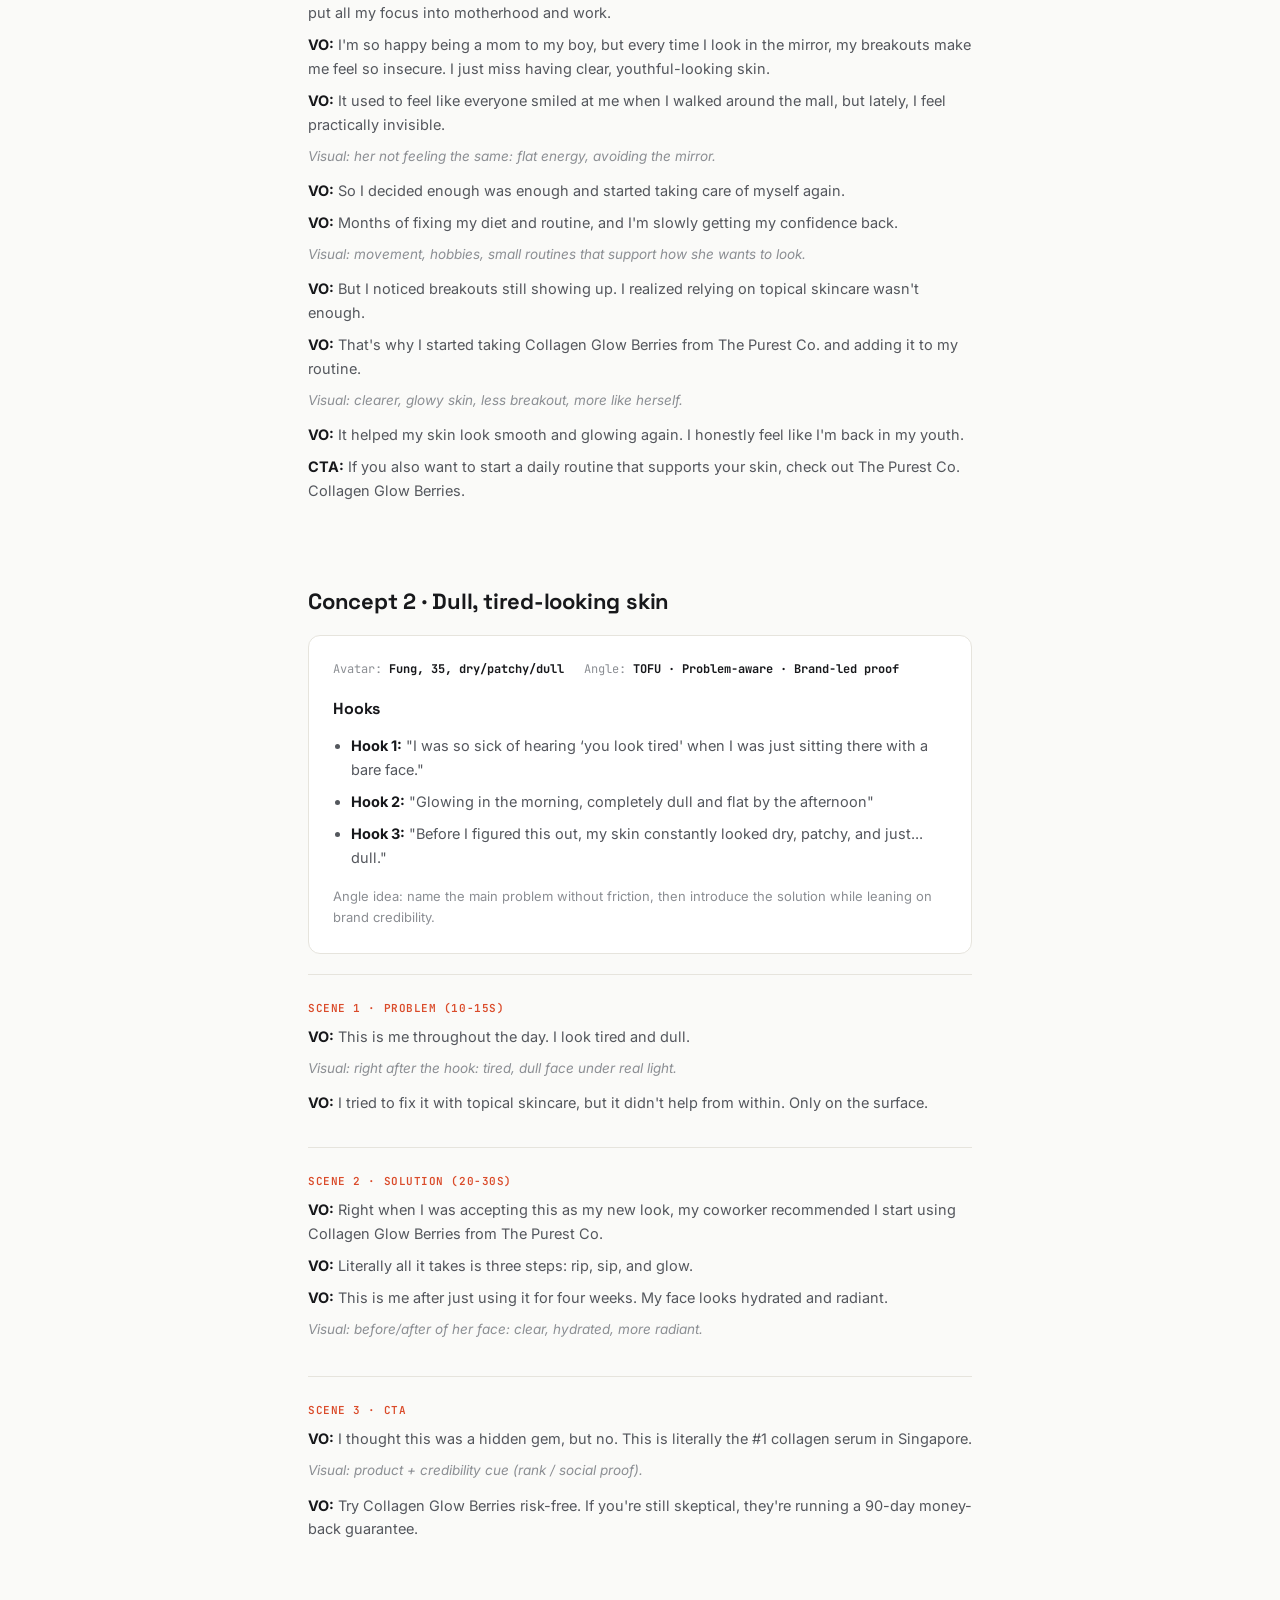
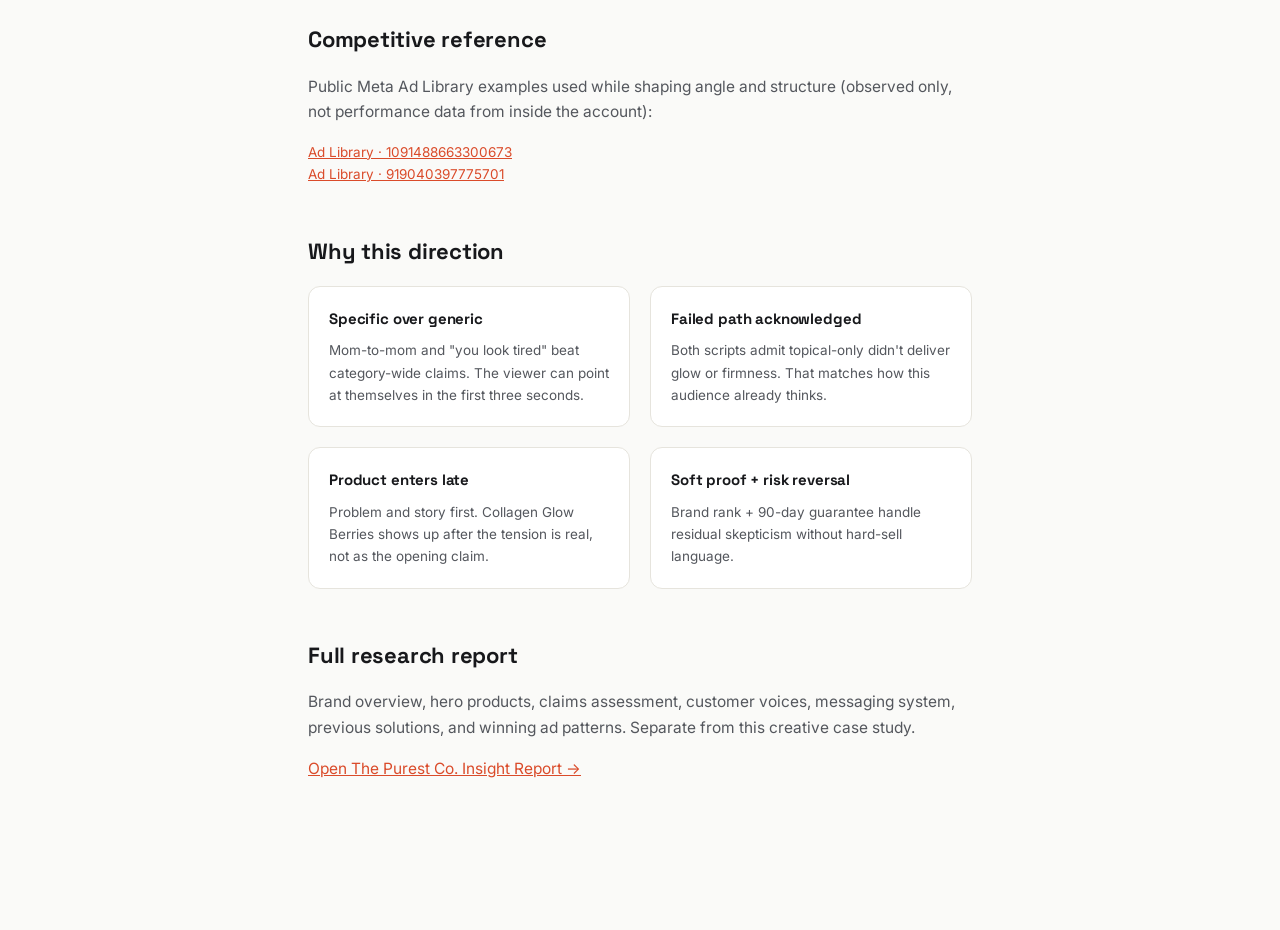
<file: purest-co.html>
<!DOCTYPE html>
<html lang="en">
<head>
<meta charset="UTF-8">
<meta name="viewport" content="width=device-width, initial-scale=1.0">
<title>The Purest Co. · Case Study · Jolly Daniel Tenorio</title>
<link rel="preconnect" href="https://fonts.googleapis.com">
<link href="https://fonts.googleapis.com/css2?family=Space+Grotesk:wght@500;600;700&family=Inter:wght@400;500;600;700&family=JetBrains+Mono:wght@400;500;600&display=swap" rel="stylesheet">
<style>
  :root{
    --paper:#FAFAF8; --card:#FFFFFF; --ink:#17181B; --ink-dim:#54575D; --ink-faint:#8B8E93;
    --line:#E6E4DD; --accent:#DA4B2A; --accent-dim:#F3DDD5; --radius:12px;
  }
  *{box-sizing:border-box;}
  body{ margin:0; background:var(--paper); color:var(--ink); font-family:'Inter',sans-serif; line-height:1.65; -webkit-font-smoothing:antialiased; }
  h1,h2,h3{ font-family:'Space Grotesk',sans-serif; letter-spacing:-0.01em; margin:0; }
  a{ color:var(--accent); }
  .wrap{ max-width:720px; margin:0 auto; padding:0 28px 100px; }
  p{ margin:0 0 16px; color:var(--ink-dim); font-size:15.5px; }
  header{ border-bottom:1px solid var(--line); margin-bottom:44px; }
  .nav{ max-width:720px; margin:0 auto; padding:22px 28px; }
  .back{ font-size:14px; font-weight:600; text-decoration:none; color:var(--ink-dim); }
  .back:hover{ color:var(--accent); }
  .title-block{ margin-bottom:48px; }
  .tag{ font-family:'JetBrains Mono',monospace; font-size:12.5px; color:var(--accent); font-weight:600; display:block; margin-bottom:14px; }
  h1{ font-size:34px; margin-bottom:10px; }
  .sub{ font-size:16px; color:var(--ink-faint); }
  section{ margin-bottom:48px; }
  h2{ font-size:22px; margin-bottom:16px; }
  h3{ font-size:16px; margin-bottom:8px; }
  .findings{ display:grid; grid-template-columns:repeat(2,1fr); gap:16px; }
  .finding{ border:1px solid var(--line); border-radius:var(--radius); padding:18px; background:var(--card); }
  .finding .num{ font-family:'JetBrains Mono',monospace; color:var(--accent); font-size:12px; font-weight:600; }
  .finding h3{ font-size:14.5px; margin:8px 0 6px; }
  .finding p{ font-size:13px; margin:0; }
  blockquote{
    font-family:'Space Grotesk',sans-serif; font-size:18px; font-weight:500; color:var(--ink);
    border-left:3px solid var(--accent); padding:2px 0 2px 20px; margin:0 0 20px; max-width:560px;
  }
  .concept-box{ background:var(--card); border:1px solid var(--line); border-radius:var(--radius); padding:24px; margin-bottom:20px; }
  .concept-meta{ display:flex; flex-wrap:wrap; gap:12px 20px; font-family:'JetBrains Mono',monospace; font-size:12px; color:var(--ink-faint); margin-bottom:16px; }
  .concept-meta b{ color:var(--ink); }
  .hooks{ margin:0 0 16px; padding-left:18px; }
  .hooks li{ margin-bottom:8px; font-size:14.5px; color:var(--ink-dim); }
  .hooks b{ color:var(--ink); }
  .scene{ border-top:1px solid var(--line); padding:24px 0; }
  .scene:first-of-type{ border-top:none; padding-top:0; }
  .scene-label{ font-family:'JetBrains Mono',monospace; font-size:11px; color:var(--accent); text-transform:uppercase; letter-spacing:.05em; font-weight:600; margin-bottom:8px; display:block; }
  .scene h3{ font-size:17px; margin-bottom:10px; }
  .scene-visual{ font-size:13.5px; color:var(--ink-faint); font-style:italic; margin-bottom:12px; }
  .scene-note{ background:var(--accent-dim); border-radius:8px; padding:12px 14px; font-size:13.5px; color:var(--ink); margin-top:12px; }
  .script-line{ font-size:14.5px; color:var(--ink-dim); margin:0 0 8px; }
  .script-line b{ color:var(--ink); }
  .whywork{ display:grid; grid-template-columns:1fr 1fr; gap:20px; }
  .whywork .card{ border:1px solid var(--line); border-radius:var(--radius); padding:20px; background:var(--card); }
  .whywork h3{ font-size:15px; }
  .whywork p{ font-size:13.5px; margin:0; }
  .source-note{ font-size:13px; color:var(--ink-faint); margin-top:8px; }
  @media (max-width:640px){
    .findings, .whywork{ grid-template-columns:1fr; }
  }

  body.life{
    --paper:#0c0f14 !important;
    --card:#1a222d !important;
    --ink:#f2efe8 !important;
    --ink-dim:#b8b3a8 !important;
    --ink-faint:#7a756c !important;
    --line:#2a3545 !important;
    --accent:#ff6b3d !important;
    --accent-dim:#3a2218 !important;
    background:#0c0f14 !important;
    color:#f2efe8 !important;
  }
  body.life p{ color:#b8b3a8 !important; }
  body.life h1, body.life h2, body.life h3{ color:#f2efe8 !important; }
  body.life .sub{ color:#7a756c !important; }
  body.life .back{ color:#b8b3a8 !important; }
  body.life header{ border-color:#243040 !important; background:#0c0f14 !important; }
  body.life .finding,
  body.life .concept-box,
  body.life .meta-item,
  body.life .notes,
  body.life .whywork .card,
  body.life .tl{
    background:#1a222d !important;
    border-color:#2a3545 !important;
  }
  body.life .scene{ border-color:#2a3545 !important; }
  body.life .scene-visual{ color:#7a756c !important; }
  body.life .script-line{ color:#b8b3a8 !important; }
  body.life .script-line b,
  body.life .hooks b,
  body.life .lyrics{ color:#f2efe8 !important; }
  body.life blockquote{ color:#f2efe8 !important; }
  body.life .tag, body.life .scene-label, body.life .num{ color:#ff6b3d !important; }
  body.life a{ color:#ff6b3d !important; }

  .life-toggle{
    position:fixed; right:18px; bottom:28px; z-index:50;
    writing-mode:vertical-rl; text-orientation:mixed;
    background:var(--card); border:1px solid var(--line); color:var(--ink);
    font-family:'JetBrains Mono',monospace; font-size:11px; font-weight:700;
    letter-spacing:0.18em; text-transform:uppercase; padding:18px 11px;
    border-radius:999px; cursor:pointer; transition: all .35s ease;
  }
  .life-toggle:hover{ border-color:var(--accent); color:var(--accent); }
  body.life .life-toggle{
    background:linear-gradient(180deg,#ff6b3d,#ff8f5a); color:#0c0f14;
    border-color:transparent; box-shadow:0 0 24px rgba(255,107,61,0.45);
  }

</style>
</head>
<body>

<header>
  <div class="nav"><a href="index.html" class="back">← Back to portfolio</a></div>
</header>

<div class="wrap">
  <div class="title-block">
    <span class="tag">CASE STUDY · DTC SUPPLEMENTS</span>
    <h1>The Purest Co.</h1>
    <p class="sub">Product-level creative for Collagen Glow Berries. Two TOFU, problem-aware concepts built from avatar research and competitor ad patterns, with full hooks, scripts, and visual direction.</p>
  </div>

  <section>
    <h2>Product & objective</h2>
    <p><b>Product:</b> Collagen Glow Berries (The Purest Co.)</p>
    <p>Build TOFU creative that speaks to women who feel their skin changed after kids or daily stress: dry, patchy, dull, or breakout-prone, and who have already tried topical skincare without getting glow or firmness from within.</p>
  </section>

  <section>
    <h2>Avatars</h2>
    <div class="findings">
      <div class="finding">
        <span class="num">01</span>
        <h3>Postpartum mom (30-50)</h3>
        <p>After giving birth, dealing with breakouts. Wants the same youthful, glowy look she had before, and to feel more like herself again.</p>
      </div>
      <div class="finding">
        <span class="num">02</span>
        <h3>Fung, 35</h3>
        <p>Married, kids. Dry, patchy, dull skin that makes her look tired and flat by afternoon. Topicals helped the surface; not the glow or firmness others notice.</p>
      </div>
    </div>
  </section>

  <section>
    <h2>Core insight</h2>
    <blockquote>Topical skincare fixed the surface. It didn't bring back the glow or firmness other people used to notice.</blockquote>
    <p>Both avatars already tried the obvious fix. The creative should respect that. Name the failed path, then introduce support from within without sounding like another miracle claim.</p>
  </section>

  <section>
    <h2>Concept 1 · Postpartum breakouts</h2>
    <div class="concept-box">
      <div class="concept-meta">
        <span>Avatar: <b>Mom, 30-50, post-birth breakouts</b></span>
        <span>Angle: <b>TOFU · Problem-aware · Relatable story</b></span>
      </div>
      <h3 style="margin-bottom:12px;">Hooks</h3>
      <ul class="hooks">
        <li><b>Hook 1:</b> "Mom-to-mom... what is going on with our skin lately?"</li>
        <li><b>Hook 2:</b> "After having a baby skin check"</li>
        <li><b>Hook 3:</b> "I survived labor, but my skin didn't"</li>
      </ul>
      <p class="source-note" style="margin:0;">Why these can work: specific call-out, pattern interrupt, and an open loop that invites the scroll-stop.</p>
    </div>

    <div class="scene">
      <span class="scene-label">Body script</span>
      <p class="script-line"><b>VO:</b> I've been experiencing this lately…. I know.</p>
      <div class="scene-visual">Visual: after the line, show breakouts on her face.</div>
      <p class="script-line"><b>VO:</b> This started right after I had my son. Along the way, I just stopped prioritizing myself and put all my focus into motherhood and work.</p>
      <p class="script-line"><b>VO:</b> I'm so happy being a mom to my boy, but every time I look in the mirror, my breakouts make me feel so insecure. I just miss having clear, youthful-looking skin.</p>
      <p class="script-line"><b>VO:</b> It used to feel like everyone smiled at me when I walked around the mall, but lately, I feel practically invisible.</p>
      <div class="scene-visual">Visual: her not feeling the same: flat energy, avoiding the mirror.</div>
      <p class="script-line"><b>VO:</b> So I decided enough was enough and started taking care of myself again.</p>
      <p class="script-line"><b>VO:</b> Months of fixing my diet and routine, and I'm slowly getting my confidence back.</p>
      <div class="scene-visual">Visual: movement, hobbies, small routines that support how she wants to look.</div>
      <p class="script-line"><b>VO:</b> But I noticed breakouts still showing up. I realized relying on topical skincare wasn't enough.</p>
      <p class="script-line"><b>VO:</b> That's why I started taking Collagen Glow Berries from The Purest Co. and adding it to my routine.</p>
      <div class="scene-visual">Visual: clearer, glowy skin, less breakout, more like herself.</div>
      <p class="script-line"><b>VO:</b> It helped my skin look smooth and glowing again. I honestly feel like I'm back in my youth.</p>
      <p class="script-line"><b>CTA:</b> If you also want to start a daily routine that supports your skin, check out The Purest Co. Collagen Glow Berries.</p>
    </div>
  </section>

  <section>
    <h2>Concept 2 · Dull, tired-looking skin</h2>
    <div class="concept-box">
      <div class="concept-meta">
        <span>Avatar: <b>Fung, 35, dry/patchy/dull</b></span>
        <span>Angle: <b>TOFU · Problem-aware · Brand-led proof</b></span>
      </div>
      <h3 style="margin-bottom:12px;">Hooks</h3>
      <ul class="hooks">
        <li><b>Hook 1:</b> "I was so sick of hearing ‘you look tired' when I was just sitting there with a bare face."</li>
        <li><b>Hook 2:</b> "Glowing in the morning, completely dull and flat by the afternoon"</li>
        <li><b>Hook 3:</b> "Before I figured this out, my skin constantly looked dry, patchy, and just... dull."</li>
      </ul>
      <p class="source-note" style="margin:0;">Angle idea: name the main problem without friction, then introduce the solution while leaning on brand credibility.</p>
    </div>

    <div class="scene">
      <span class="scene-label">Scene 1 · Problem (10-15s)</span>
      <p class="script-line"><b>VO:</b> This is me throughout the day. I look tired and dull.</p>
      <div class="scene-visual">Visual: right after the hook: tired, dull face under real light.</div>
      <p class="script-line"><b>VO:</b> I tried to fix it with topical skincare, but it didn't help from within. Only on the surface.</p>
    </div>

    <div class="scene">
      <span class="scene-label">Scene 2 · Solution (20-30s)</span>
      <p class="script-line"><b>VO:</b> Right when I was accepting this as my new look, my coworker recommended I start using Collagen Glow Berries from The Purest Co.</p>
      <p class="script-line"><b>VO:</b> Literally all it takes is three steps: rip, sip, and glow.</p>
      <p class="script-line"><b>VO:</b> This is me after just using it for four weeks. My face looks hydrated and radiant.</p>
      <div class="scene-visual">Visual: before/after of her face: clear, hydrated, more radiant.</div>
    </div>

    <div class="scene">
      <span class="scene-label">Scene 3 · CTA</span>
      <p class="script-line"><b>VO:</b> I thought this was a hidden gem, but no. This is literally the #1 collagen serum in Singapore.</p>
      <div class="scene-visual">Visual: product + credibility cue (rank / social proof).</div>
      <p class="script-line"><b>VO:</b> Try Collagen Glow Berries risk-free. If you're still skeptical, they're running a 90-day money-back guarantee.</p>
    </div>
  </section>

  <section>
    <h2>Competitive reference</h2>
    <p>Public Meta Ad Library examples used while shaping angle and structure (observed only, not performance data from inside the account):</p>
    <p style="font-size:13.5px;">
      <a href="https://www.facebook.com/ads/library/?id=1091488663300673" target="_blank" rel="noopener">Ad Library · 1091488663300673</a><br>
      <a href="https://www.facebook.com/ads/library/?id=919040397775701" target="_blank" rel="noopener">Ad Library · 919040397775701</a>
    </p>
  </section>

  <section>
    <h2>Why this direction</h2>
    <div class="whywork">
      <div class="card">
        <h3>Specific over generic</h3>
        <p>Mom-to-mom and "you look tired" beat category-wide claims. The viewer can point at themselves in the first three seconds.</p>
      </div>
      <div class="card">
        <h3>Failed path acknowledged</h3>
        <p>Both scripts admit topical-only didn't deliver glow or firmness. That matches how this audience already thinks.</p>
      </div>
      <div class="card">
        <h3>Product enters late</h3>
        <p>Problem and story first. Collagen Glow Berries shows up after the tension is real, not as the opening claim.</p>
      </div>
      <div class="card">
        <h3>Soft proof + risk reversal</h3>
        <p>Brand rank + 90-day guarantee handle residual skepticism without hard-sell language.</p>
      </div>
    </div>
  </section>

  <section>
    <h2>Full research report</h2>
    <p>Brand overview, hero products, claims assessment, customer voices, messaging system, previous solutions, and winning ad patterns. Separate from this creative case study.</p>
    <p><a href="./purest-co-insight-report.html">Open The Purest Co. Insight Report →</a></p>
  </section>
</div>

<button class="life-toggle" id="lifeToggle" type="button" aria-pressed="false">Ignite</button>
<script>
(function(){
  var btn=document.getElementById('lifeToggle');
  var body=document.body;
  var key='jt-life-mode';
  function apply(on){
    body.classList.toggle('life', on);
    btn.setAttribute('aria-pressed', on?'true':'false');
    btn.textContent=on?'Calm':'Ignite';
    try{localStorage.setItem(key,on?'1':'0');}catch(e){}
  }
  var saved=false;
  try{saved=localStorage.getItem(key)==='1';}catch(e){}
  apply(saved);
  btn.addEventListener('click',function(){apply(!body.classList.contains('life'));});
})();
</script>

</body>
</html>
</file>
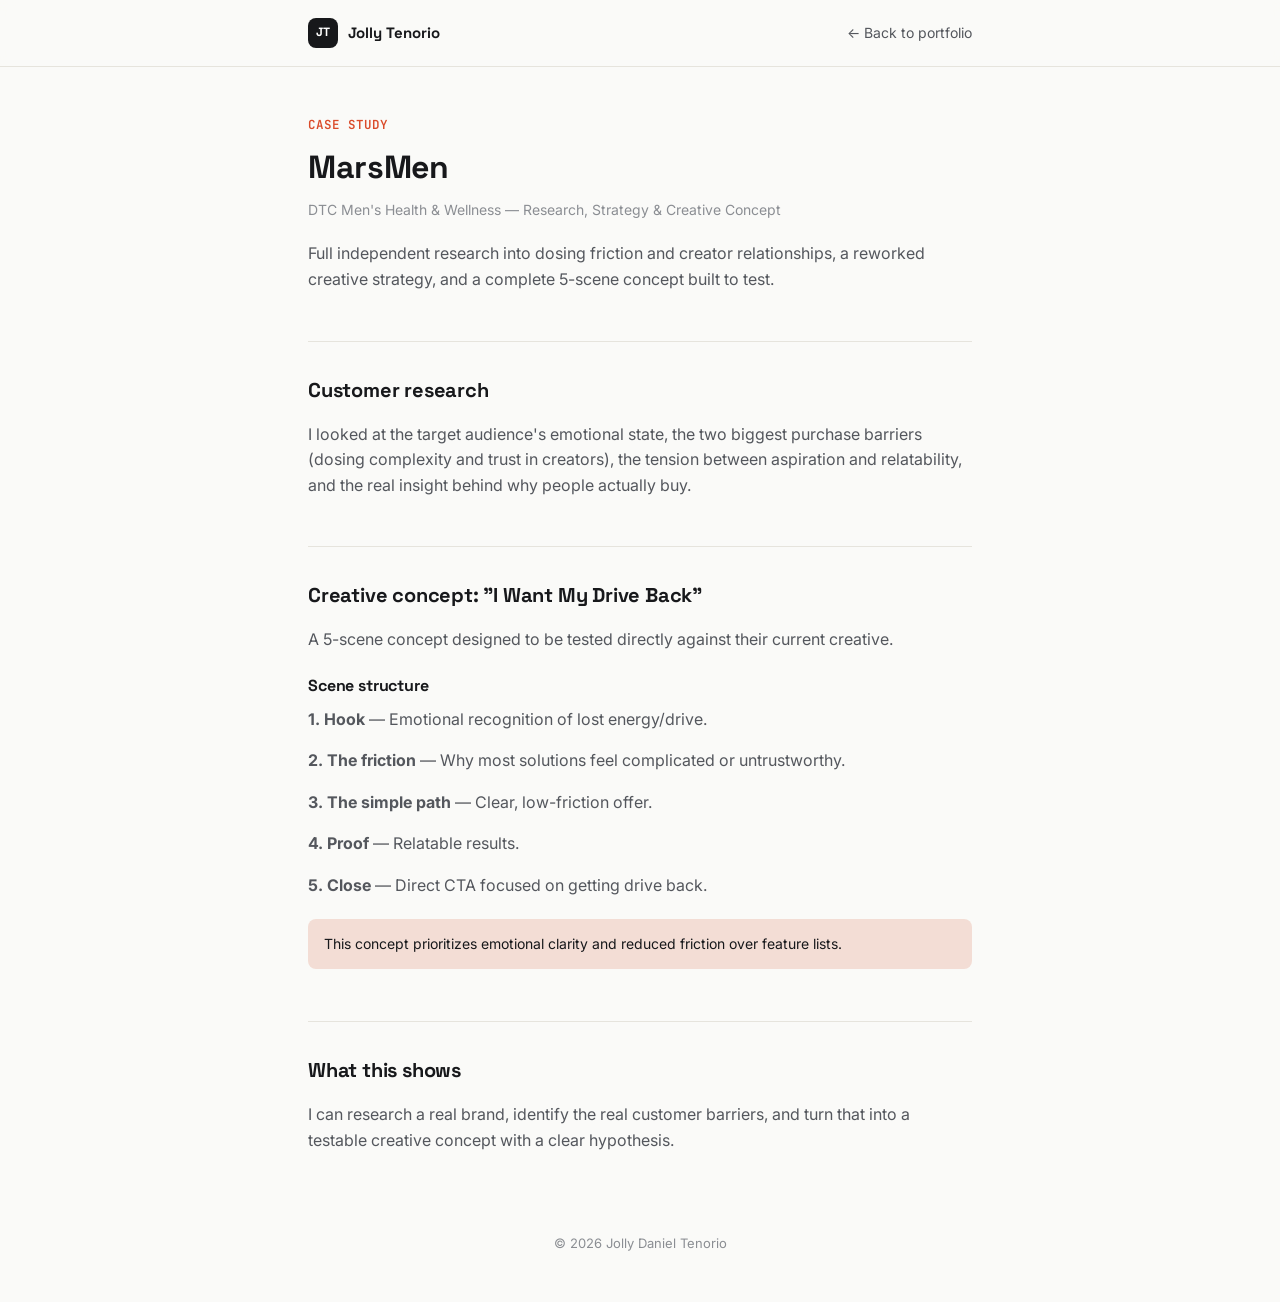
<file: case-studies/marsmen.html>
<!DOCTYPE html>
<html lang="en">
<head>
<meta charset="UTF-8">
<meta name="viewport" content="width=device-width, initial-scale=1.0">
<title>MarsMen — Case Study — Jolly Daniel Tenorio</title>
<link rel="preconnect" href="https://fonts.googleapis.com">
<link href="https://fonts.googleapis.com/css2?family=Space+Grotesk:wght@500;600;700&family=Inter:wght@400;500;600;700&family=JetBrains+Mono:wght@400;500;600&display=swap" rel="stylesheet">
<style>
:root{--paper:#FAFAF8;--card:#FFFFFF;--ink:#17181B;--ink-dim:#54575D;--ink-faint:#8B8E93;--line:#E6E4DD;--accent:#DA4B2A;--accent-dim:#F3DDD5;--radius:12px;}
*{box-sizing:border-box;}html{scroll-behavior:smooth;}body{margin:0;background:var(--paper);color:var(--ink);font-family:'Inter',-apple-system,BlinkMacSystemFont,sans-serif;line-height:1.6;-webkit-font-smoothing:antialiased;}h1,h2,h3{font-family:'Space Grotesk',sans-serif;letter-spacing:-0.01em;margin:0;}a{color:inherit;}.wrap{max-width:720px;margin:0 auto;padding:0 28px;}p{margin:0 0 16px;color:var(--ink-dim);font-size:16px;}
header{position:sticky;top:0;z-index:10;background:rgba(250,250,248,0.88);backdrop-filter:blur(8px);border-bottom:1px solid var(--line);}.nav{display:flex;align-items:center;justify-content:space-between;padding:18px 28px;max-width:720px;margin:0 auto;}.mark{display:flex;align-items:center;gap:10px;font-family:'Space Grotesk',sans-serif;font-weight:700;font-size:15px;text-decoration:none;color:var(--ink);}.mark .glyph{width:30px;height:30px;border-radius:8px;background:var(--ink);color:#fff;display:flex;align-items:center;justify-content:center;font-size:12px;font-weight:700;}.back{font-size:14px;color:var(--ink-dim);text-decoration:none;}.back:hover{color:var(--ink);}
.hero{padding:48px 0 32px;}.eyebrow{font-family:'JetBrains Mono',monospace;font-size:12.5px;color:var(--accent);font-weight:600;margin-bottom:12px;display:block;}.hero h1{font-size:32px;line-height:1.25;margin-bottom:12px;}.hero .tag{font-size:14px;color:var(--ink-faint);margin-bottom:20px;display:block;}
section{padding:32px 0;border-top:1px solid var(--line);}h2{font-size:20px;margin-bottom:16px;}h3{font-size:16px;margin:20px 0 8px;}.note{background:var(--accent-dim);padding:14px 16px;border-radius:8px;font-size:14px;color:var(--ink);margin:20px 0;}
footer{padding:32px 0 48px;text-align:center;}footer p{font-size:13px;color:var(--ink-faint);margin:0;}
@media (max-width:600px){.hero h1{font-size:26px;}}
</style>
</head>
<body>
<header>
  <div class="nav">
    <a href="../index.html" class="mark"><span class="glyph">JT</span> Jolly Tenorio</a>
    <a href="../index.html" class="back">← Back to portfolio</a>
  </div>
</header>
<div class="wrap">
  <div class="hero">
    <span class="eyebrow">CASE STUDY</span>
    <h1>MarsMen</h1>
    <span class="tag">DTC Men's Health & Wellness — Research, Strategy & Creative Concept</span>
    <p>Full independent research into dosing friction and creator relationships, a reworked creative strategy, and a complete 5-scene concept built to test.</p>
  </div>

  <section>
    <h2>Customer research</h2>
    <p>I looked at the target audience's emotional state, the two biggest purchase barriers (dosing complexity and trust in creators), the tension between aspiration and relatability, and the real insight behind why people actually buy.</p>
  </section>

  <section>
    <h2>Creative concept: "I Want My Drive Back"</h2>
    <p>A 5-scene concept designed to be tested directly against their current creative.</p>
    <h3>Scene structure</h3>
    <p><strong>1. Hook</strong> — Emotional recognition of lost energy/drive.</p>
    <p><strong>2. The friction</strong> — Why most solutions feel complicated or untrustworthy.</p>
    <p><strong>3. The simple path</strong> — Clear, low-friction offer.</p>
    <p><strong>4. Proof</strong> — Relatable results.</p>
    <p><strong>5. Close</strong> — Direct CTA focused on getting drive back.</p>
    <div class="note">This concept prioritizes emotional clarity and reduced friction over feature lists.</div>
  </section>

  <section>
    <h2>What this shows</h2>
    <p>I can research a real brand, identify the real customer barriers, and turn that into a testable creative concept with a clear hypothesis.</p>
  </section>
</div>
<footer>
  <p>© 2026 Jolly Daniel Tenorio</p>
</footer>
</body>
</html>
</file>
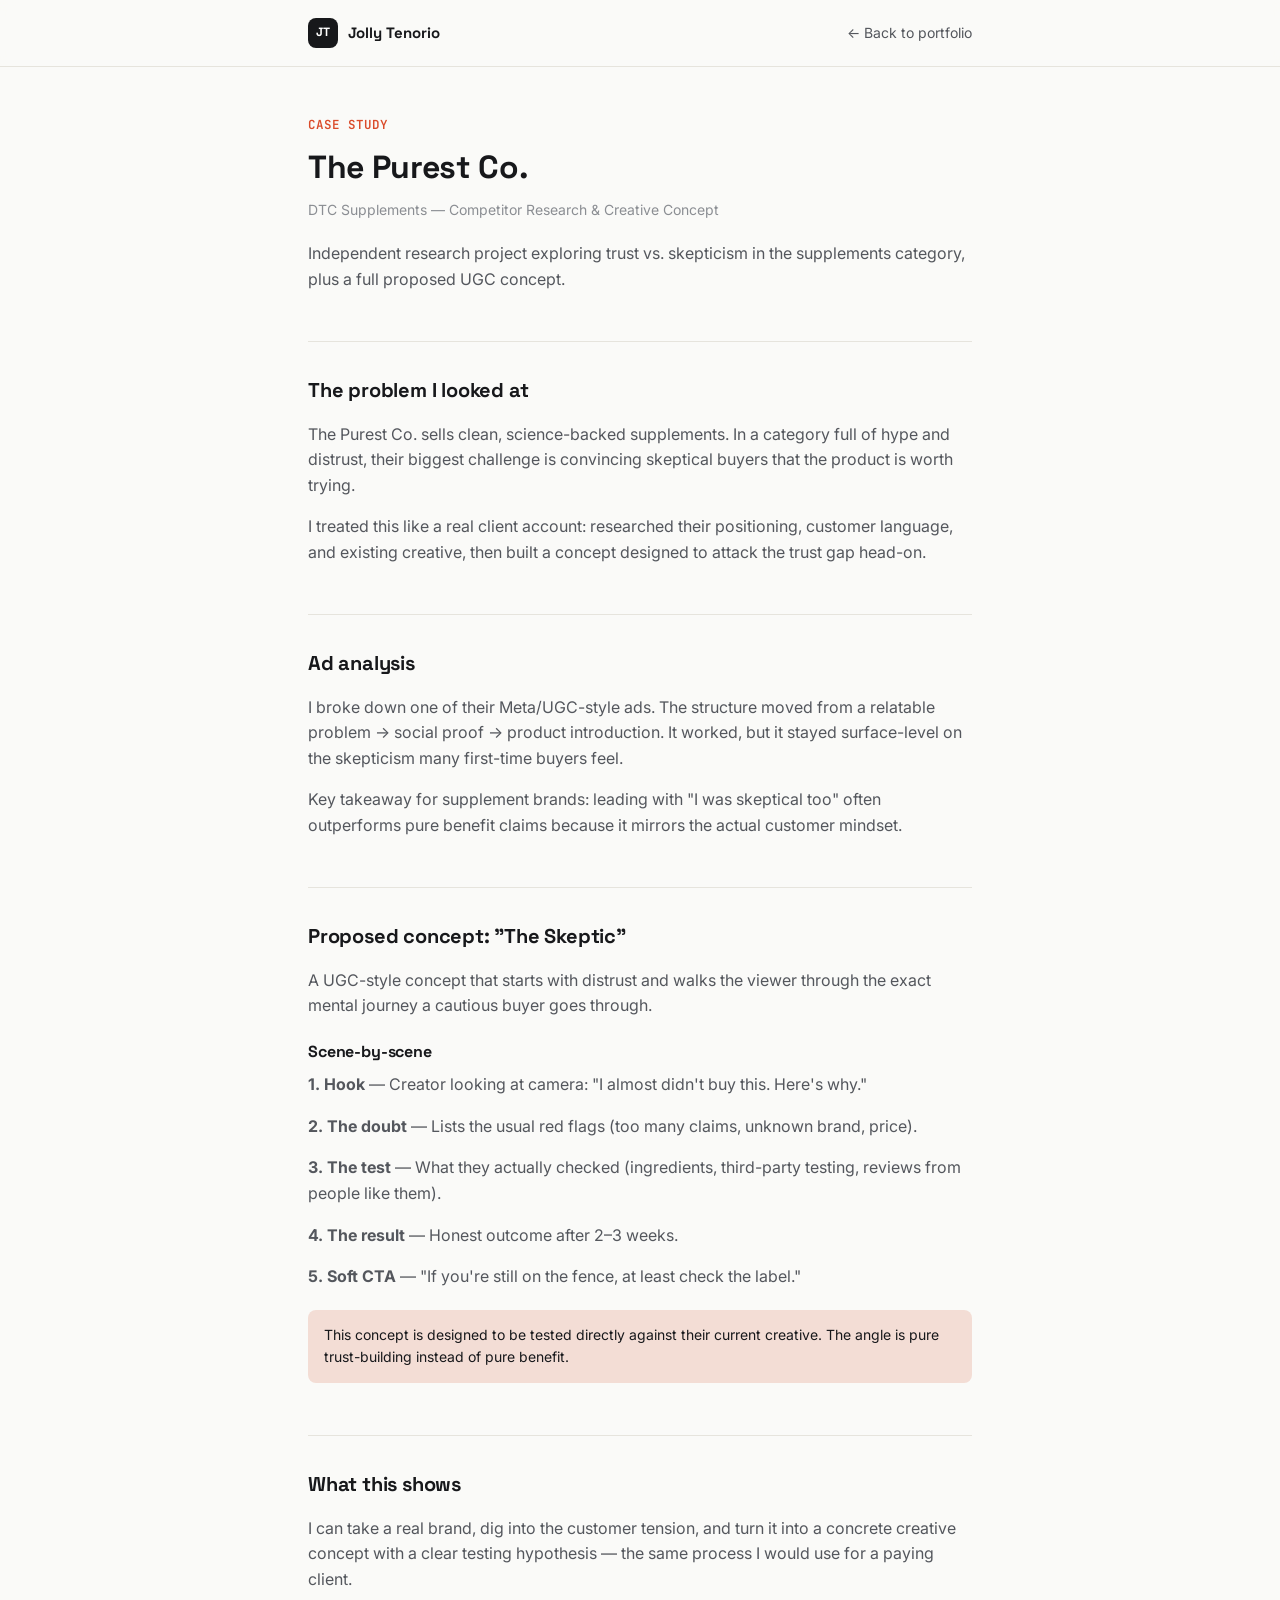
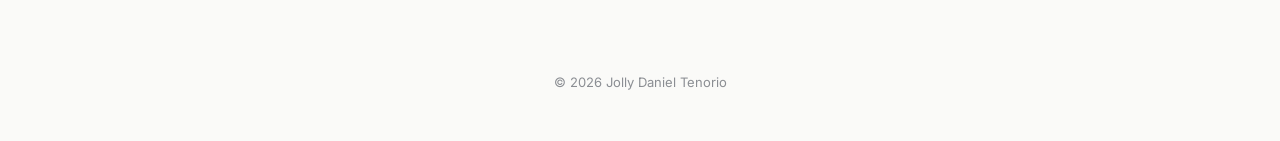
<file: case-studies/purest-co.html>
<!DOCTYPE html>
<html lang="en">
<head>
<meta charset="UTF-8">
<meta name="viewport" content="width=device-width, initial-scale=1.0">
<title>The Purest Co. — Case Study — Jolly Daniel Tenorio</title>
<link rel="preconnect" href="https://fonts.googleapis.com">
<link href="https://fonts.googleapis.com/css2?family=Space+Grotesk:wght@500;600;700&family=Inter:wght@400;500;600;700&family=JetBrains+Mono:wght@400;500;600&display=swap" rel="stylesheet">
<style>
:root{--paper:#FAFAF8;--card:#FFFFFF;--ink:#17181B;--ink-dim:#54575D;--ink-faint:#8B8E93;--line:#E6E4DD;--accent:#DA4B2A;--accent-dim:#F3DDD5;--radius:12px;}
*{box-sizing:border-box;}html{scroll-behavior:smooth;}body{margin:0;background:var(--paper);color:var(--ink);font-family:'Inter',-apple-system,BlinkMacSystemFont,sans-serif;line-height:1.6;-webkit-font-smoothing:antialiased;}h1,h2,h3{font-family:'Space Grotesk',sans-serif;letter-spacing:-0.01em;margin:0;}a{color:inherit;}.wrap{max-width:720px;margin:0 auto;padding:0 28px;}p{margin:0 0 16px;color:var(--ink-dim);font-size:16px;}
header{position:sticky;top:0;z-index:10;background:rgba(250,250,248,0.88);backdrop-filter:blur(8px);border-bottom:1px solid var(--line);}.nav{display:flex;align-items:center;justify-content:space-between;padding:18px 28px;max-width:720px;margin:0 auto;}.mark{display:flex;align-items:center;gap:10px;font-family:'Space Grotesk',sans-serif;font-weight:700;font-size:15px;text-decoration:none;color:var(--ink);}.mark .glyph{width:30px;height:30px;border-radius:8px;background:var(--ink);color:#fff;display:flex;align-items:center;justify-content:center;font-size:12px;font-weight:700;}.back{font-size:14px;color:var(--ink-dim);text-decoration:none;}.back:hover{color:var(--ink);}
.hero{padding:48px 0 32px;}.eyebrow{font-family:'JetBrains Mono',monospace;font-size:12.5px;color:var(--accent);font-weight:600;margin-bottom:12px;display:block;}.hero h1{font-size:32px;line-height:1.25;margin-bottom:12px;}.hero .tag{font-size:14px;color:var(--ink-faint);margin-bottom:20px;display:block;}
section{padding:32px 0;border-top:1px solid var(--line);}h2{font-size:20px;margin-bottom:16px;}h3{font-size:16px;margin:20px 0 8px;}.note{background:var(--accent-dim);padding:14px 16px;border-radius:8px;font-size:14px;color:var(--ink);margin:20px 0;}
footer{padding:32px 0 48px;text-align:center;}footer p{font-size:13px;color:var(--ink-faint);margin:0;}
@media (max-width:600px){.hero h1{font-size:26px;}}
</style>
</head>
<body>
<header>
  <div class="nav">
    <a href="../index.html" class="mark"><span class="glyph">JT</span> Jolly Tenorio</a>
    <a href="../index.html" class="back">← Back to portfolio</a>
  </div>
</header>
<div class="wrap">
  <div class="hero">
    <span class="eyebrow">CASE STUDY</span>
    <h1>The Purest Co.</h1>
    <span class="tag">DTC Supplements — Competitor Research & Creative Concept</span>
    <p>Independent research project exploring trust vs. skepticism in the supplements category, plus a full proposed UGC concept.</p>
  </div>

  <section>
    <h2>The problem I looked at</h2>
    <p>The Purest Co. sells clean, science-backed supplements. In a category full of hype and distrust, their biggest challenge is convincing skeptical buyers that the product is worth trying.</p>
    <p>I treated this like a real client account: researched their positioning, customer language, and existing creative, then built a concept designed to attack the trust gap head-on.</p>
  </section>

  <section>
    <h2>Ad analysis</h2>
    <p>I broke down one of their Meta/UGC-style ads. The structure moved from a relatable problem → social proof → product introduction. It worked, but it stayed surface-level on the skepticism many first-time buyers feel.</p>
    <p>Key takeaway for supplement brands: leading with "I was skeptical too" often outperforms pure benefit claims because it mirrors the actual customer mindset.</p>
  </section>

  <section>
    <h2>Proposed concept: "The Skeptic"</h2>
    <p>A UGC-style concept that starts with distrust and walks the viewer through the exact mental journey a cautious buyer goes through.</p>
    <h3>Scene-by-scene</h3>
    <p><strong>1. Hook</strong> — Creator looking at camera: "I almost didn't buy this. Here's why."</p>
    <p><strong>2. The doubt</strong> — Lists the usual red flags (too many claims, unknown brand, price).</p>
    <p><strong>3. The test</strong> — What they actually checked (ingredients, third-party testing, reviews from people like them).</p>
    <p><strong>4. The result</strong> — Honest outcome after 2–3 weeks.</p>
    <p><strong>5. Soft CTA</strong> — "If you're still on the fence, at least check the label."</p>
    <div class="note">This concept is designed to be tested directly against their current creative. The angle is pure trust-building instead of pure benefit.</div>
  </section>

  <section>
    <h2>What this shows</h2>
    <p>I can take a real brand, dig into the customer tension, and turn it into a concrete creative concept with a clear testing hypothesis — the same process I would use for a paying client.</p>
  </section>
</div>
<footer>
  <p>© 2026 Jolly Daniel Tenorio</p>
</footer>
</body>
</html>
</file>
